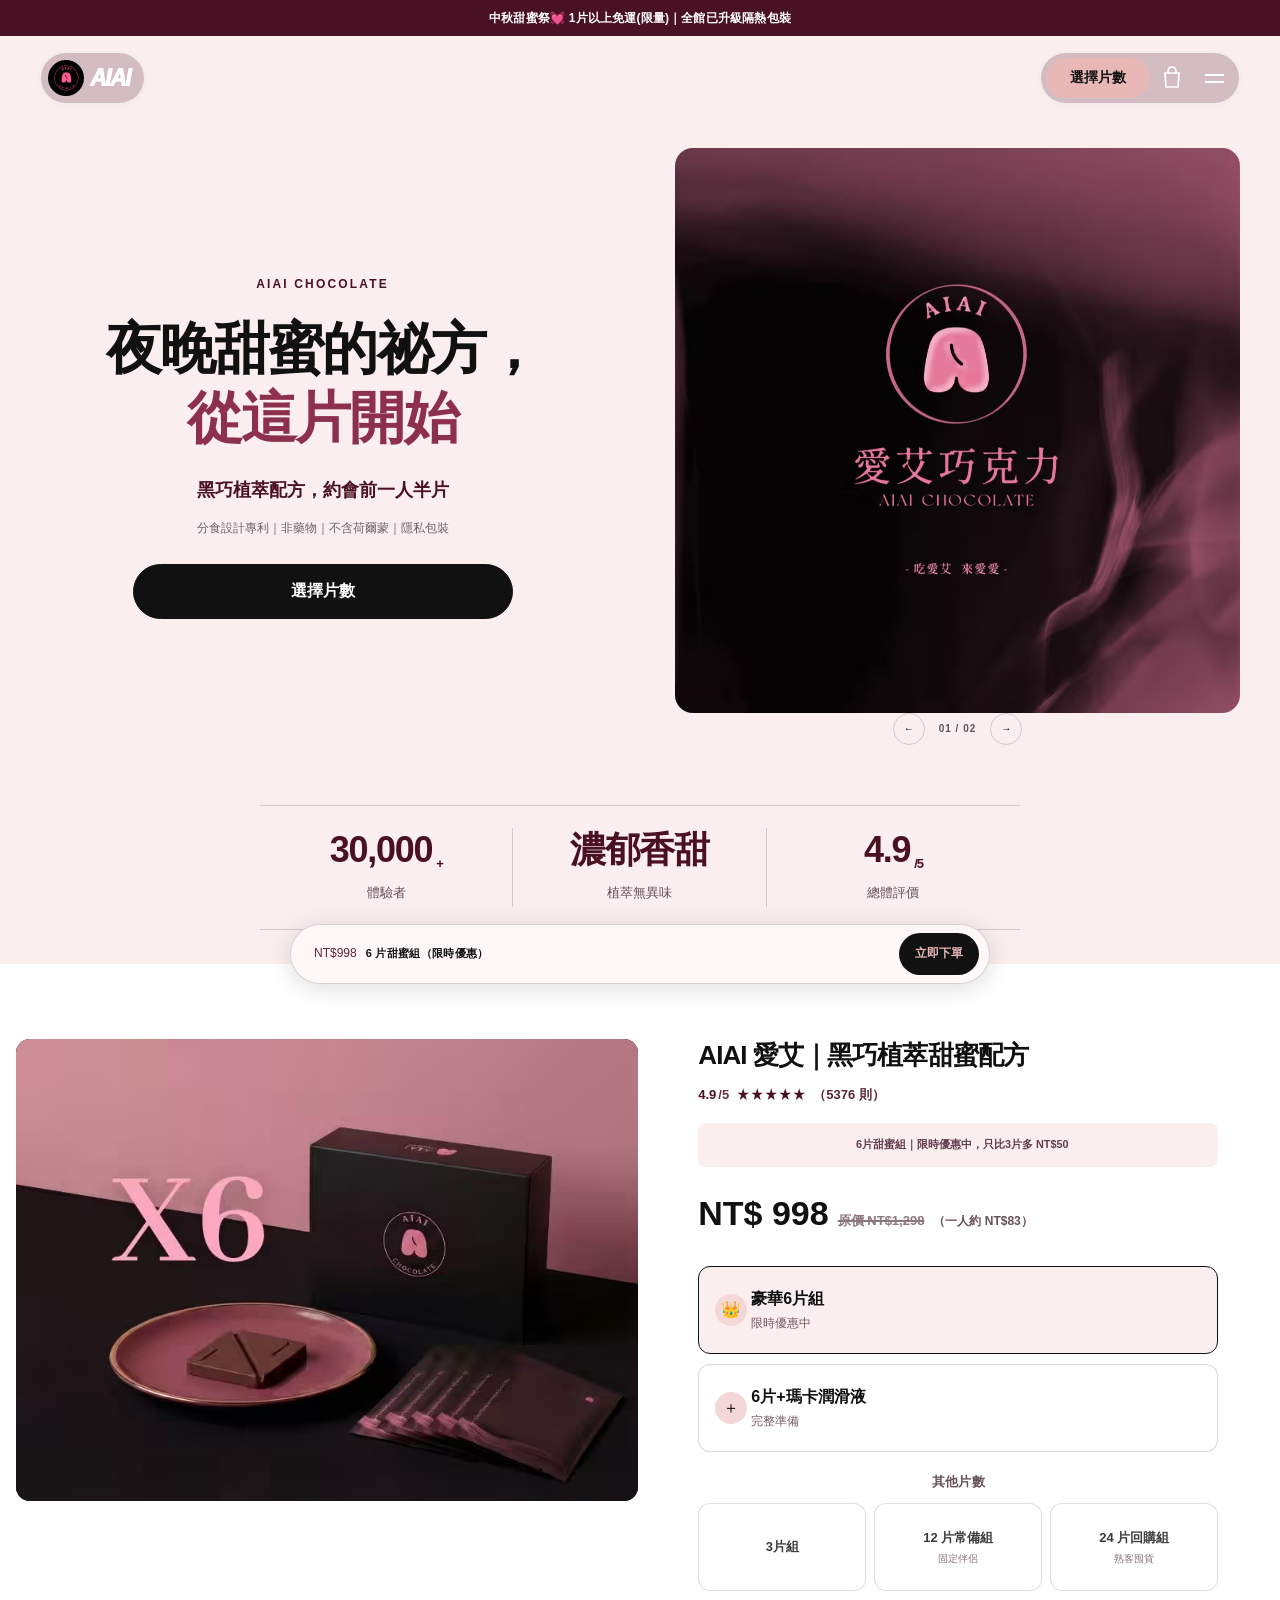
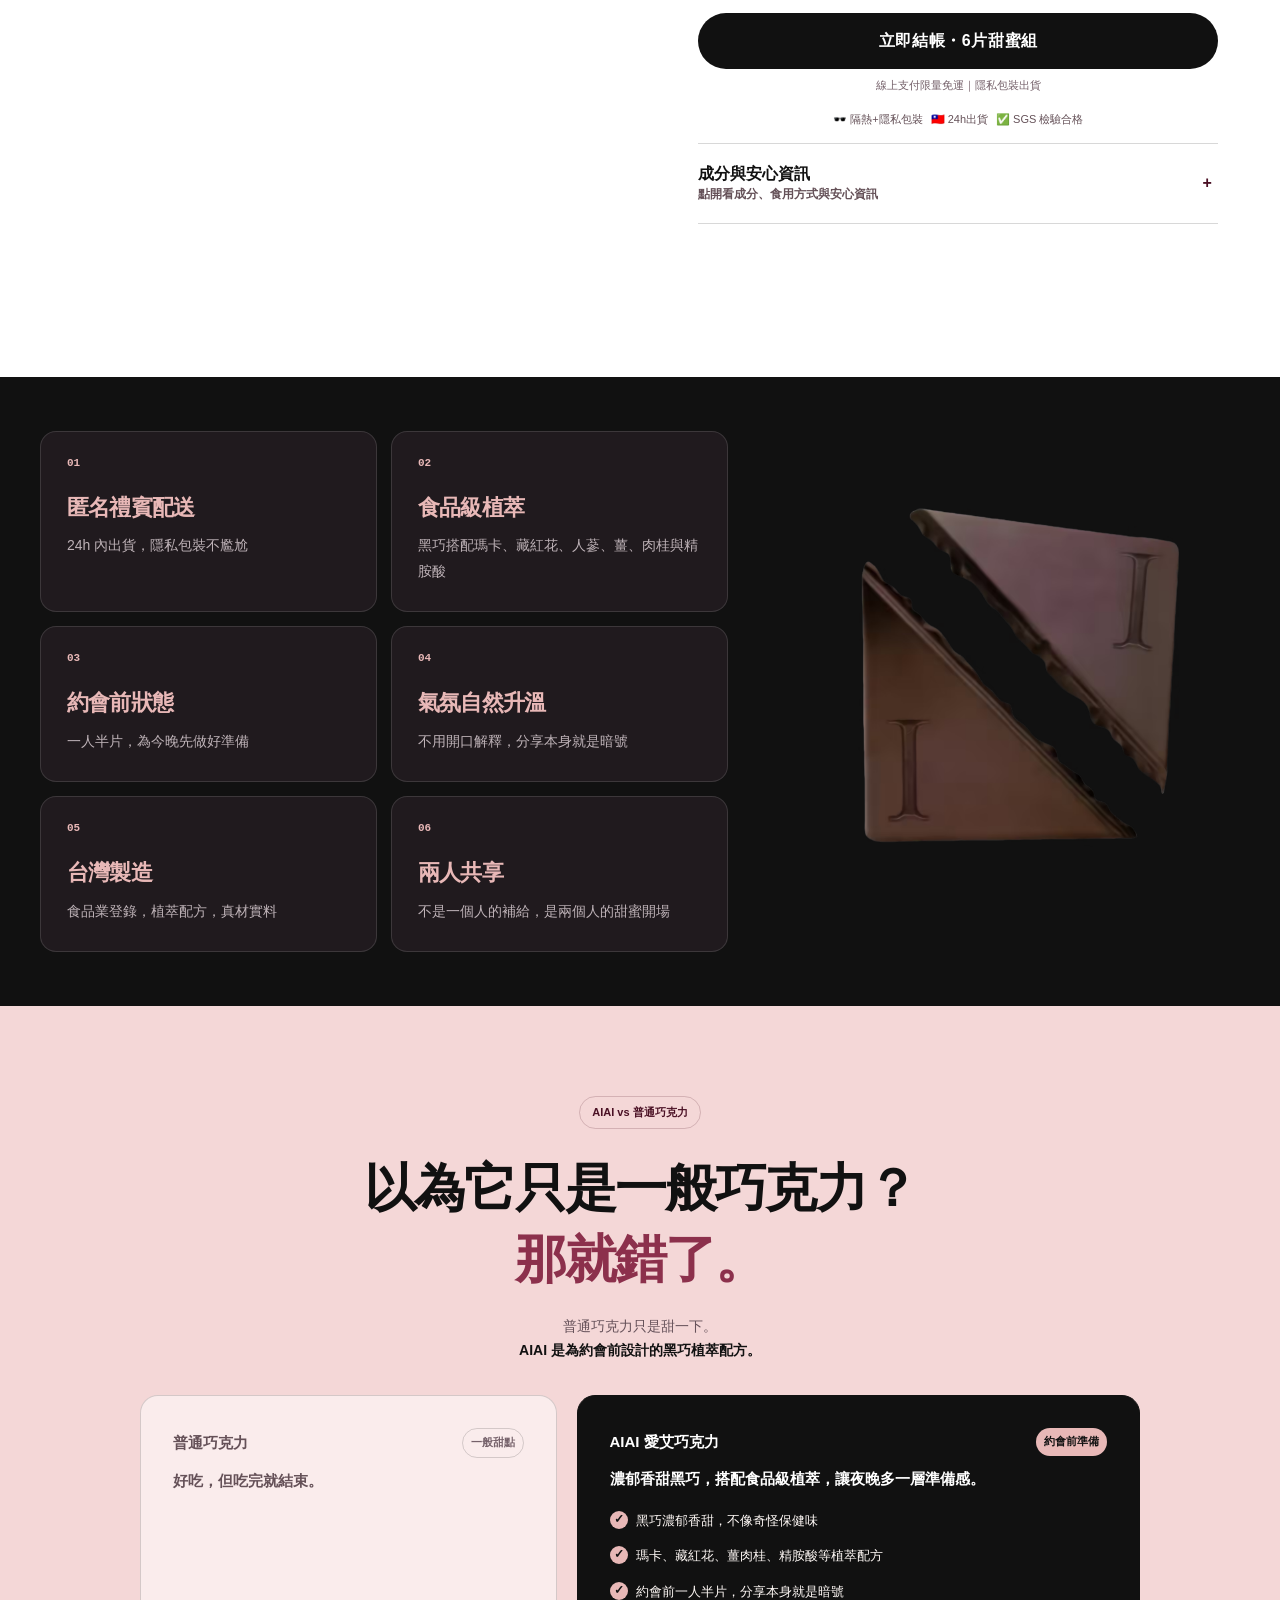
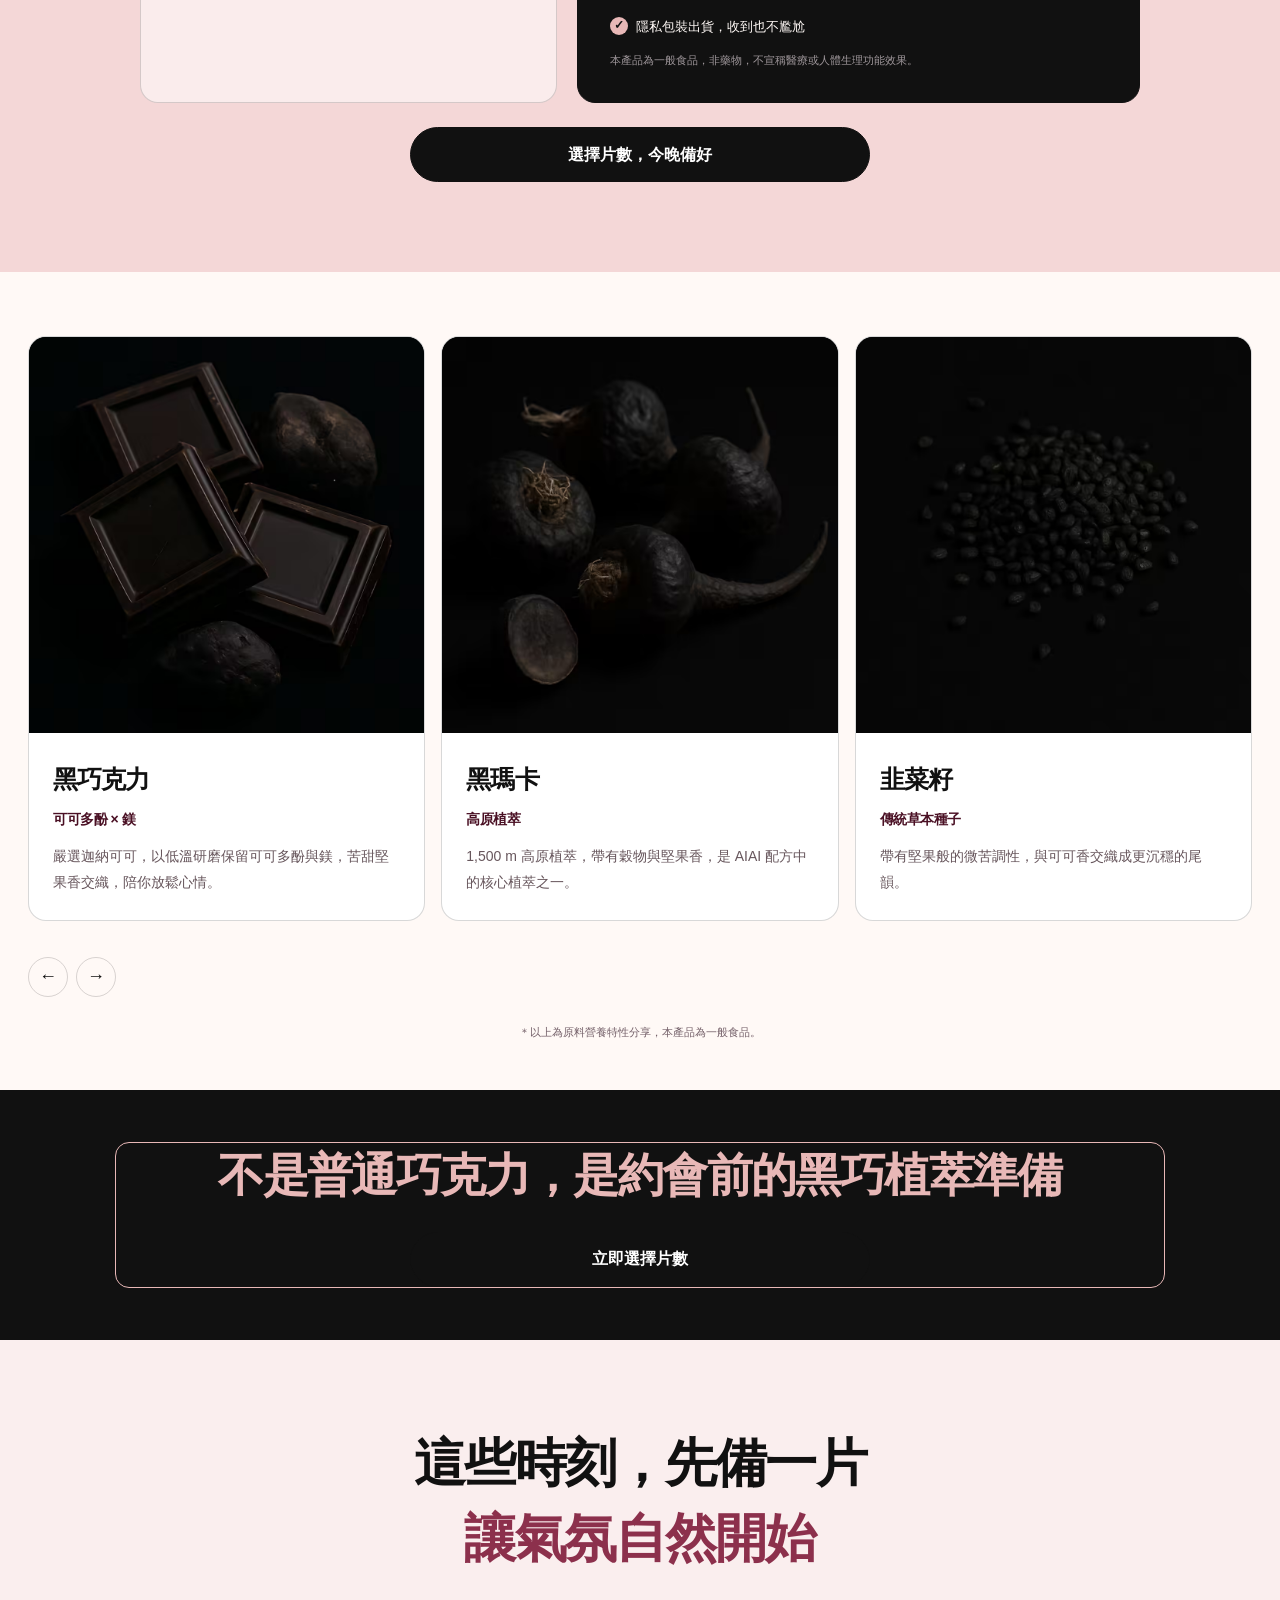
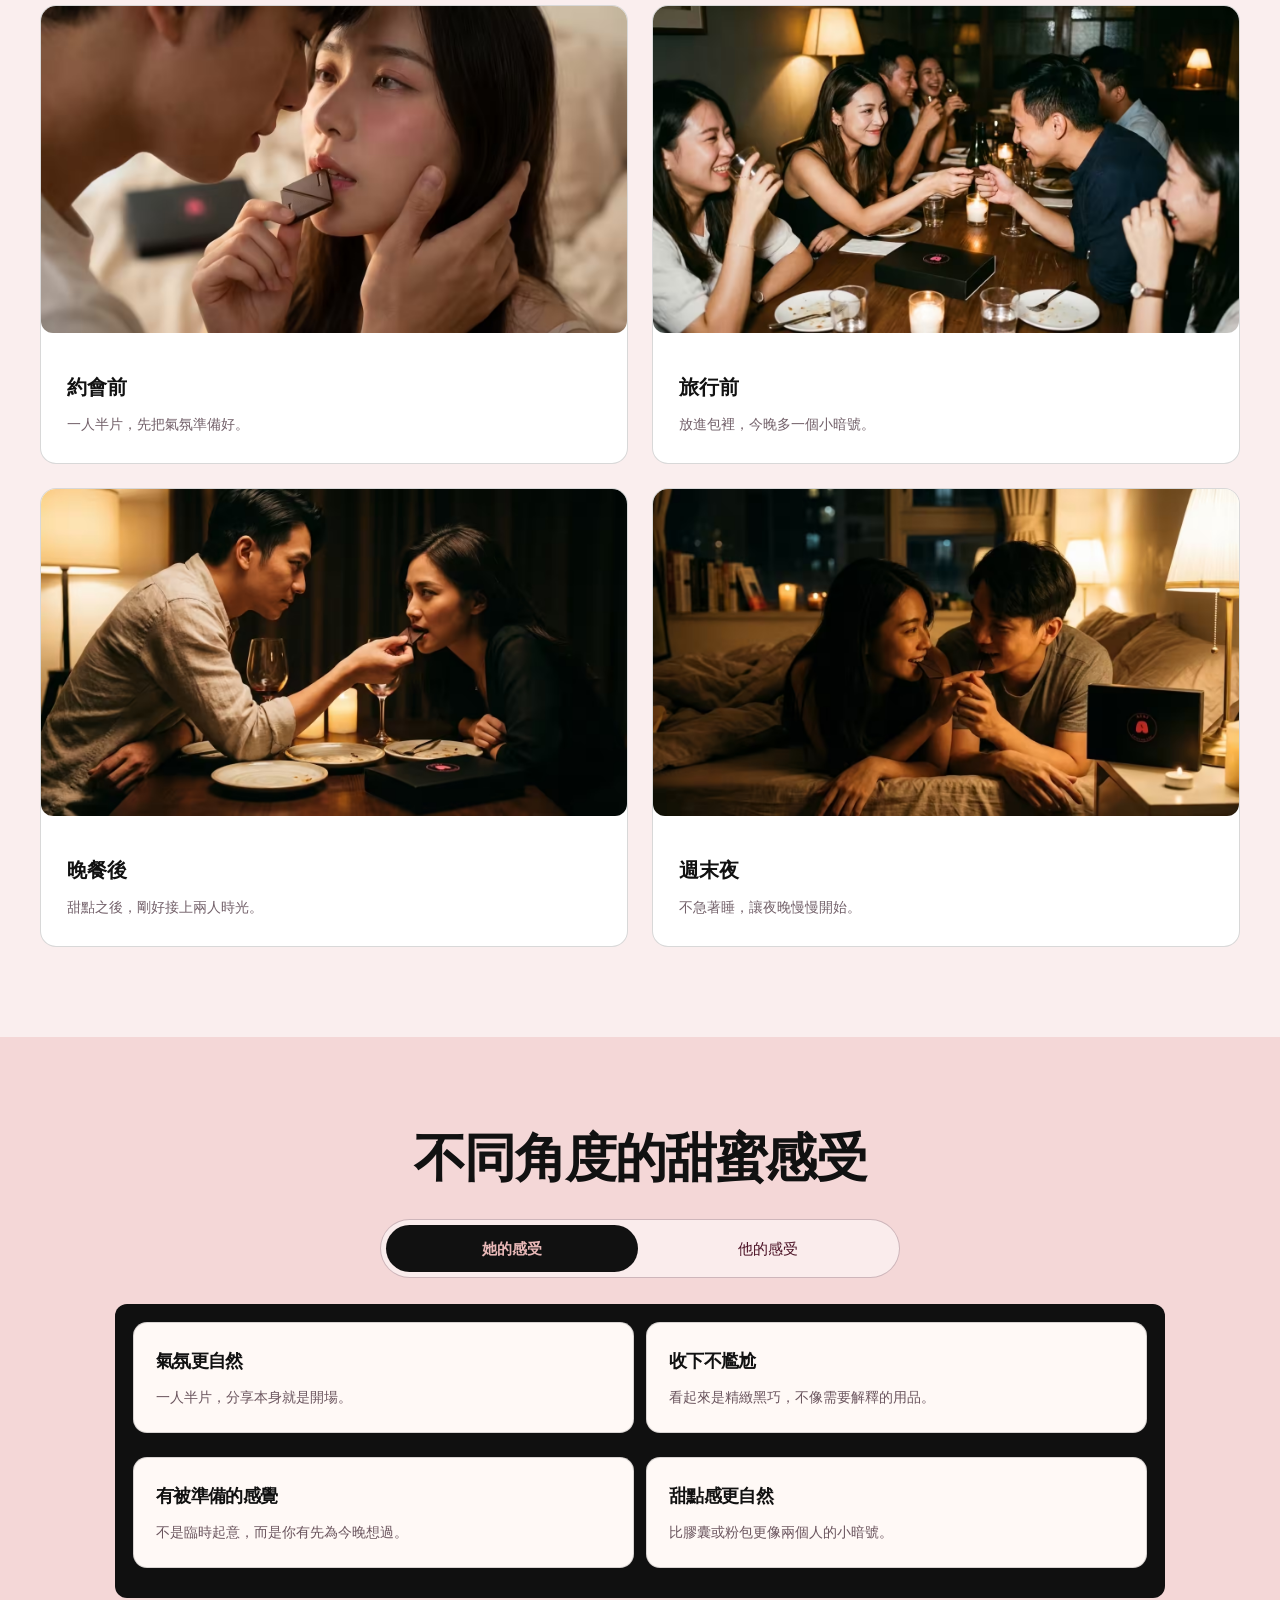
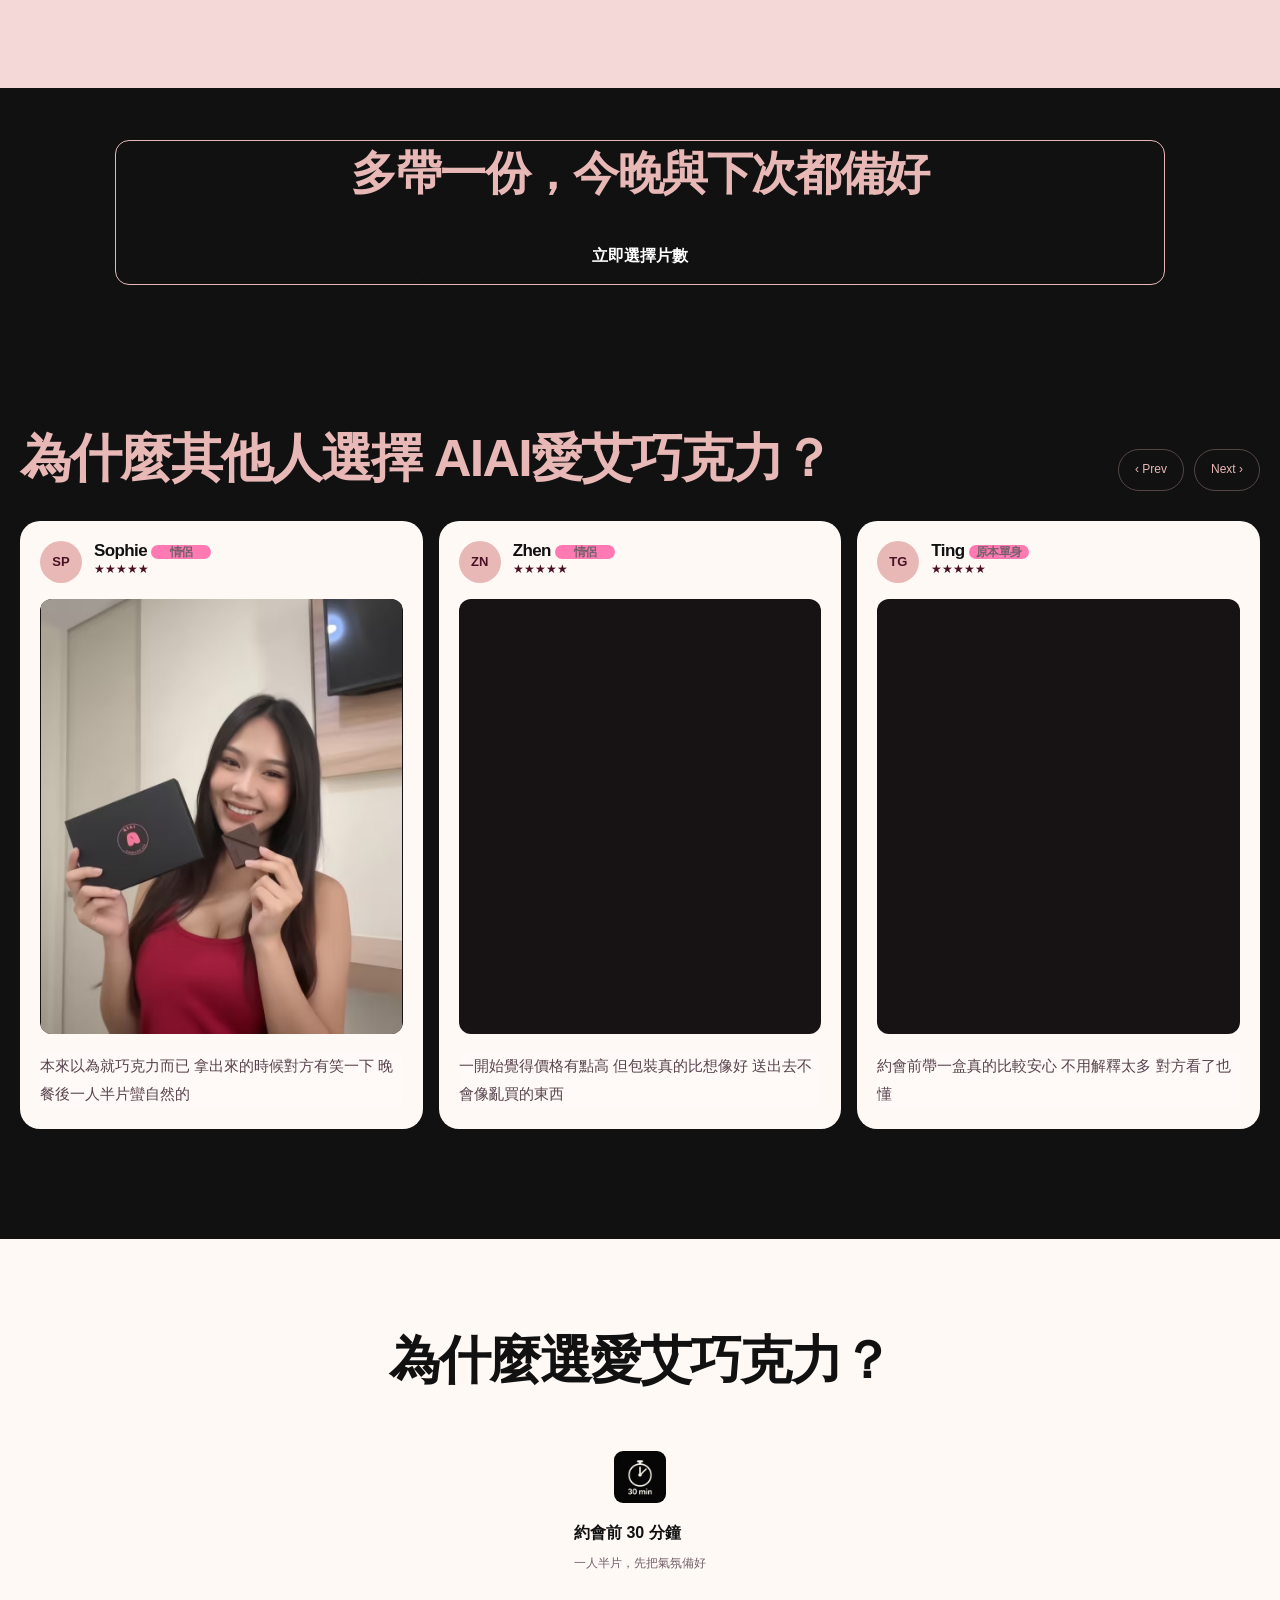
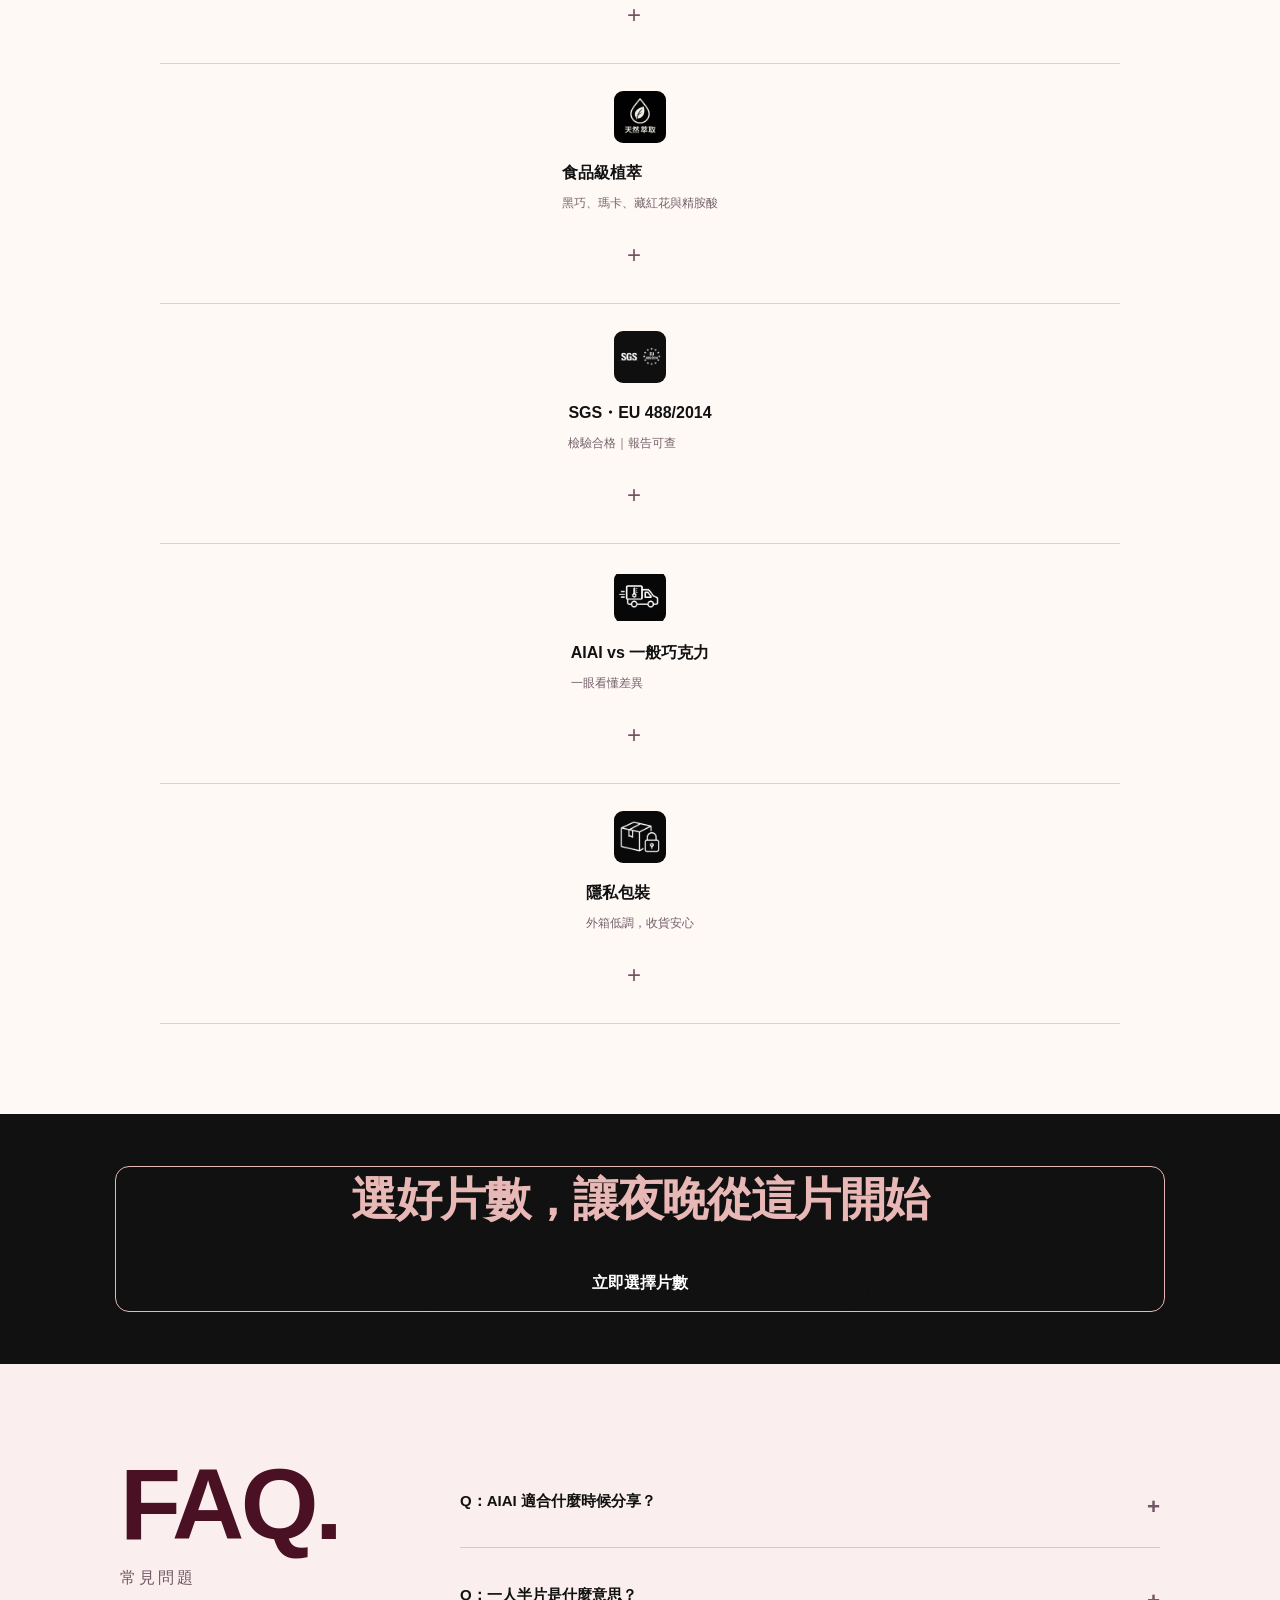
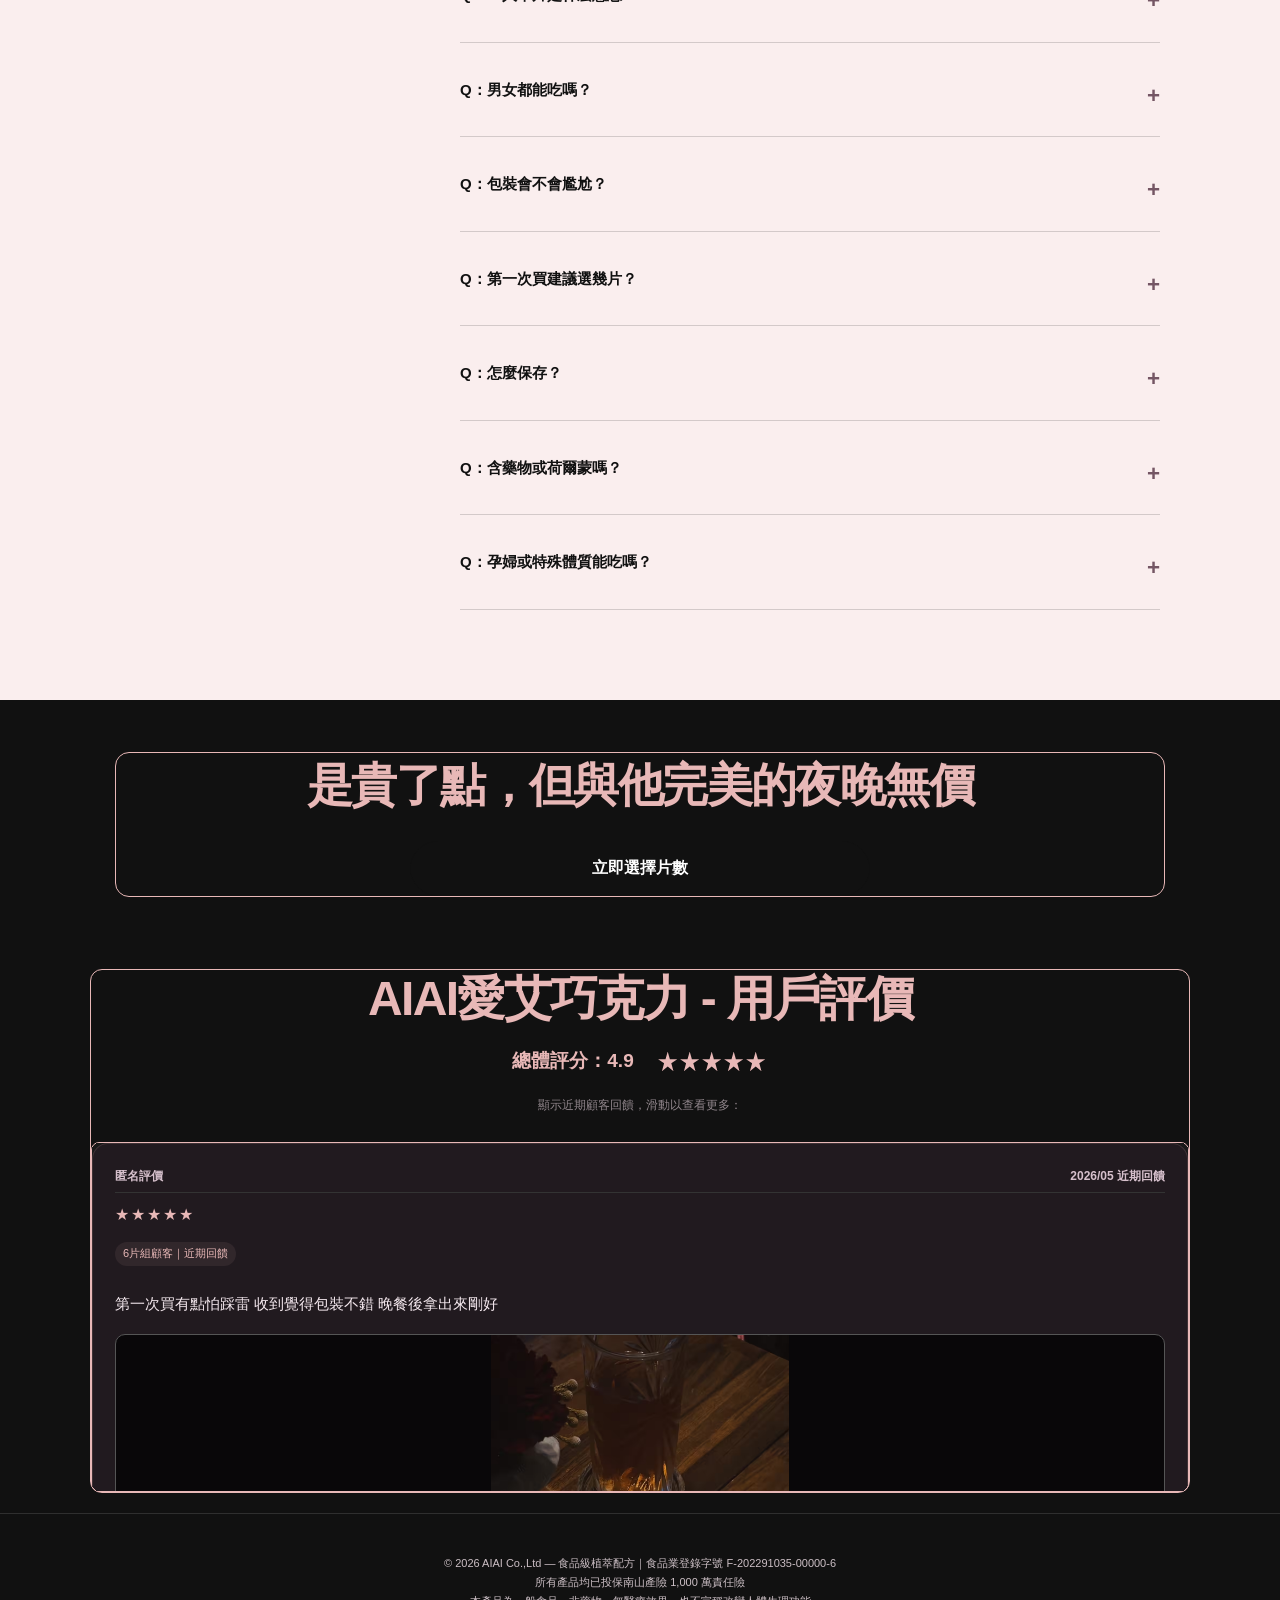
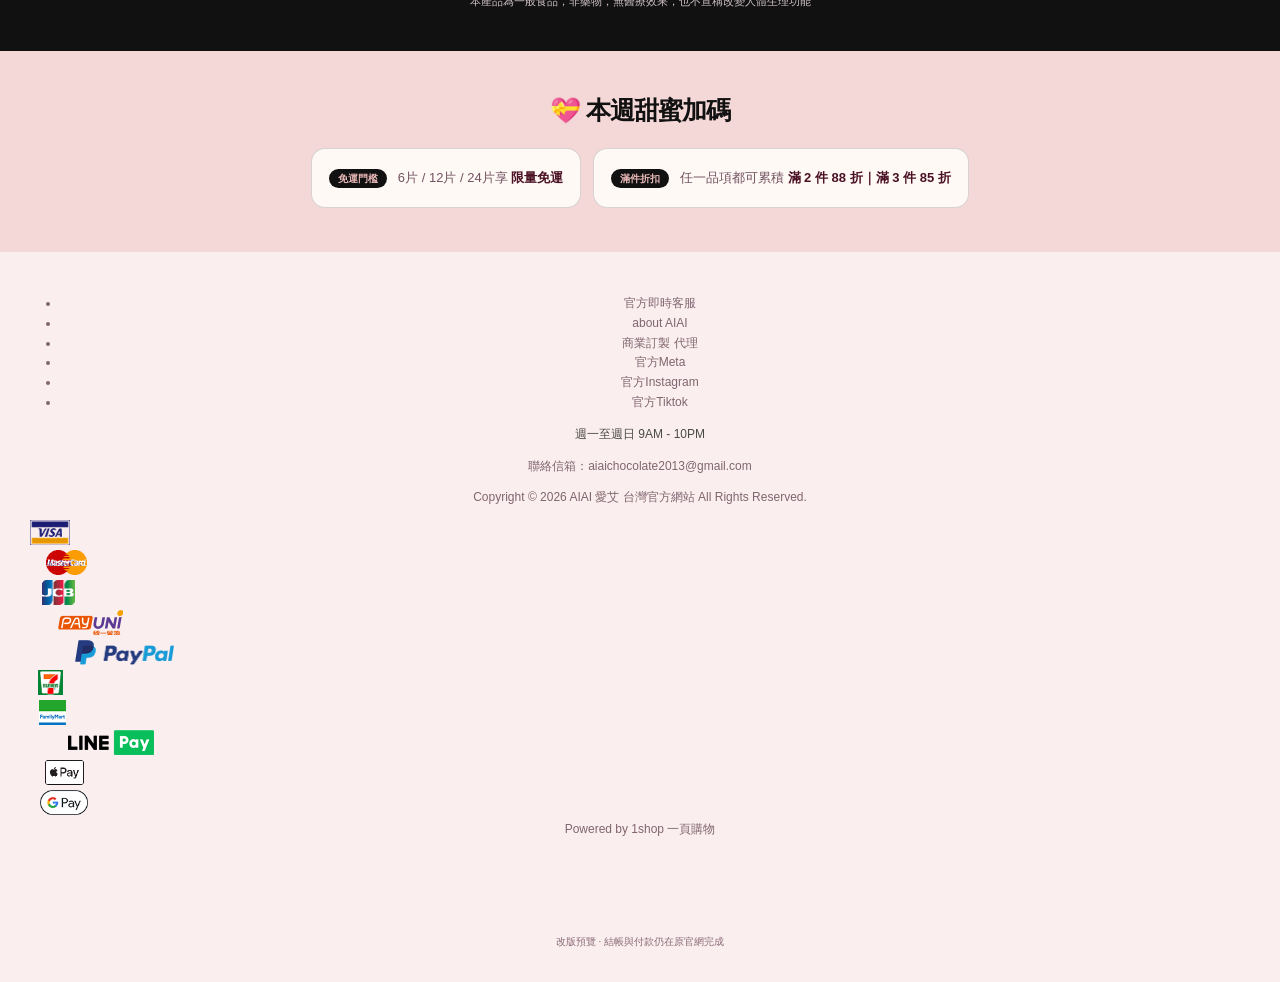
<file: chocolate-preview/index.html>
<!DOCTYPE html><html lang="zh-Hant" class="ac-redesign"><head><meta charset="utf-8"><meta name="viewport" content="width=device-width,initial-scale=1,viewport-fit=cover"><meta name="robots" content="noindex,nofollow"><meta name="theme-color" content="#faeeee"><title>AIAI 愛艾巧克力｜改版預覽</title><link rel="stylesheet" href="original-layout.css"><link rel="stylesheet" href="redesign.css"><script src="preview-safety.js"></script><script src="original-interactions.js" defer></script><script src="redesign.js" defer></script></head><body>
<div class="ac-announcement">中秋甜蜜祭💓 1片以上免運(限量)｜全館已升級隔熱包裝</div>
<header class="ac-nav"><a class="ac-brand" href="#ac-home" aria-label="首頁"><img src="assets/97a2d03d870f2ab7.avif" alt="AIAI 愛艾 台灣官方網站"><span>AIAI</span></a><div class="ac-nav-actions"><a href="#aiai-sku" class="ac-shop">選擇片數</a><button type="button" class="ac-cart" data-ac-checkout aria-label="目前已經選購"><svg viewBox="0 0 24 24" aria-hidden="true"><path d="M5 7h14l-1 14H6L5 7ZM8 7V5a4 4 0 0 1 8 0v2"/></svg></button><button type="button" class="ac-menu-toggle" aria-label="選單" aria-expanded="false" aria-controls="ac-menu"><span></span><span></span></button></div></header>
<div id="ac-menu" class="ac-menu" hidden><a href="https://www.aiai.com.tw/">首頁</a><a href="#aiai-sku">AIAI愛艾巧克力</a><a href="https://www.aiai.com.tw/spray">AIAI愛艾香氛噴霧</a><a href="https://www.aiai.com.tw/z42o1v">AIAI愛艾熱感馬卡潤滑液</a><a href="https://www.aiai.com.tw/y8kvx5">about AIAI</a><a href="https://www.aiai.com.tw/agu1vj">安全證明(SGS檢驗)</a><a href="https://www.aiai.com.tw/pq8s3g">訂單查詢與配送須知</a><a href="https://www.aiai.com.tw/dxoyrh">隱私權政策</a><a href="https://www.aiai.com.tw/防詐宣導">詐騙提醒</a><a href="https://www.aiai.com.tw/categories/all">所有產品</a><a href="https://www.aiai.com.tw/愛愛巧克力有用嗎">愛艾巧克力有用嗎？</a><a href="https://www.aiai.com.tw/約會前準備什麼">AIAI愛艾巧克力新手指南</a><a href="https://www.aiai.com.tw/為什麼需要AIAI巧克力">為什麼老夫老妻更需要 AIAI 巧克力？</a><a href="https://www.aiai.com.tw/login">登入</a><a href="https://www.aiai.com.tw/regis">註冊</a></div>
<main><div data-source-url="https://www.aiai.com.tw/" id="aiai"><section class="ac-hero" id="ac-home"><div class="ac-hero-media"><div class="ac-hero-rail" data-ac-hero-rail=""><header class="ac-hero-slide"> <img alt="AIAI 愛艾巧克力主視覺 Banner" data-original-src="https://img.1shop.tw/ybm25PaMjNezyvE0vYQxp9Gl/zRo4LO6m3AmmpM5J3pr2d90e/original-2.png.avif" data-source-image="0" decoding="async" fetchpriority="high" loading="eager" src="assets/d3ac7394a288d13f.avif"/> </header><div class="ac-hero-slide"><img alt="浪漫分隔裝飾" class="divider-img" data-original-src="https://img.1shop.tw/ybm25PaMjNezyvE0vYQxp9Gl/dqpOVABK3244XG6mNrkRwEv7/original-2.png.avif" data-source-image="1" decoding="async" loading="eager" src="assets/4ccc244ce0e054e9.avif"/></div></div><div class="ac-gallery-controls"><button aria-label="上一張" data-ac-hero-prev="" type="button">←</button><span aria-live="polite" data-ac-hero-counter="">01 / 02</span><button aria-label="下一張" data-ac-hero-next="" type="button">→</button></div></div><section aria-label="品牌標語" class="slogan compact"> <h1 data-source-block="0"><span class="ac-h1-line">夜晚甜蜜的祕方，</span><span class="ac-h1-line">從這片開始</span></h1> <p class="en" data-source-block="1">AIAI CHOCOLATE</p> <p class="sub" data-source-block="2">黑巧植萃配方，約會前一人半片</p> <p class="legal" data-source-block="3">分食設計專利｜非藥物｜不含荷爾蒙｜隱私包裝</p> <a aria-label="立即前往選擇片數" class="s-cta" href="#aiai-sku" onclick="return window.__aiaiScrollToSku ? (window.__aiaiScrollToSku(), false) : true;">選擇片數</a> </section></section><section aria-label="關鍵表現" class="compact"> <div class="kpi" role="list"> <div class="kpi-item" role="listitem"><h3 class="kpi-num" data-source-block="4"><span class="num">30,000</span><span class="unit">+</span></h3><span>體驗者</span></div> <div class="kpi-item" role="listitem"><h3 class="kpi-num" data-source-block="5"><span class="num" style="font-size:2rem">濃郁香甜</span></h3><span>植萃無異味</span></div> <div class="kpi-item" role="listitem"><h3 class="kpi-num" data-source-block="6"><span class="num">4.9</span><span class="unit">/5</span></h3><span>總體評價</span></div> </div> </section>       


<div id="aiai-sku">
<div class="wrap">
<section aria-label="AIAI 產品選擇卡" class="card" id="card"><div class="ac-product-gallery"><div class="media">
<img alt="AIAI 愛艾巧克力片數選擇" data-original-src="https://img.1shop.tw/ybm25PaMjNezyvE0vYQxp9Gl/7b8Wmjk2l5941LwXlvD1VZrP/original-2.jpg.avif" data-source-image="2" decoding="async" id="img" loading="lazy" src="assets/ec3c80768f7403a5.avif"/>
</div></div><div class="ac-product-panel"><header class="head">
<h2 class="title" data-source-block="7">AIAI 愛艾｜黑巧植萃甜蜜配方</h2>
<div aria-label="評分" class="meta-row">
<a aria-label="查看總體評分 4.9/5（最新 20 則）" class="rating-link" href="#reviews-dark">
<span class="score"><b>4.9</b><span class="den">/5</span></span>
<span aria-hidden="true" class="rstars">
<i class="rstar full"></i><i class="rstar full"></i><i class="rstar full"></i><i class="rstar full"></i><i class="rstar full"></i>
</span>
<span class="cnt">（5376 則）</span>
</a>
</div>
</header><div class="bubble" id="bubble"><span></span><small>6 片｜第一次買最剛好，約會、週末、旅行都能備著</small></div><div class="info">
<div class="price">
<span id="price">NT$ 998</span>
<span class="compare-price" id="comparePrice">原價 NT$1,298</span>
<span id="per">（一人約 NT$83）</span>
</div>
<div class="bundle">
<div class="row-main primary-packs">
<input checked="" class="qty-radio" id="qty6" name="qty" type="radio" value="6"/>
<label class="bcard lg hero-card" data-pack="6" data-qty="6" for="qty6" id="card6">
<span class="chip">👑</span>
<div>
<div class="name" data-source-block="8">豪華6片組</div>
<div class="sub" data-source-block="9">限時優惠中</div>
<div class="value">NT$998</div>
</div>
</label>
<input class="qty-radio" id="qty6lube" name="qty" type="radio" value="6lube"/>
<label class="bcard lg hero-card bundle-card" data-pack="6lube" data-qty="6lube" for="qty6lube" id="card6lube">
<span class="chip">＋</span>
<div>
<div class="name" data-source-block="10">6片+瑪卡潤滑液</div>
<div class="sub" data-source-block="11">完整準備</div>
<div class="value">NT$1,317</div>
</div>
</label>
</div>
<div class="secondary-title">其他片數</div>
<div class="row-top row-secondary">
<input class="qty-radio" id="qty3" name="qty" type="radio" value="3"/>
<label class="bcard xs top-card" data-pack="3" data-qty="3" for="qty3" id="card3">
<span class="name" data-source-block="12">3片組</span>
</label>
<input class="qty-radio" id="qty12" name="qty" type="radio" value="12"/>
<label class="bcard xs top-card" data-pack="12" data-qty="12" for="qty12" id="card12">
<span class="name" data-source-block="13">12 片常備組</span>
<span class="sub" data-source-block="14">固定伴侶</span>
</label>
<input class="qty-radio" id="qty24" name="qty" type="radio" value="24"/>
<label class="bcard xs top-card" data-pack="24" data-qty="24" for="qty24" id="card24">
<span class="name" data-source-block="15">24 片回購組</span>
<span class="sub" data-source-block="16">熟客囤貨</span>
</label>
</div>
</div>
<a class="cta" href="#" id="cta">立即結帳・6 片甜蜜組</a>
<div class="ship-tip" id="shipTip">線上支付限量免運｜隱私包裝出貨</div>
<div aria-label="保障與時效" class="trust">
<span>🕶️ 隔熱+隱私包裝</span><span>🇹🇼 24h出貨</span><span>✅ SGS 檢驗合格</span>
</div>
<details class="ingredient-info">
<summary data-source-block="17">
<span>
<span class="ingredient-title">成分與安心資訊</span>
<span class="ingredient-sub">點開看成分、食用方式與安心資訊</span>
</span>
</summary>
<div class="ingredient-panel">
<div class="ingredient-grid">
<div class="ingredient-row">
<b>成份</b>
<span>可可脂、綜合瑪卡（秘魯黑馬卡萃取物、秘魯紅馬卡萃取物、秘魯黃馬卡萃取物）、韓國玉米來源可溶性纖維、300億菌專利益生菌粉、天然酵母萃取物（含維生素B1、維生素B2、維生素B6、維生素B12、葉酸、泛酸、生物素）、L-精氨酸、砂糖、山藥萃取物、西伯利亞人蔘萃取物、肉桂萃取物、當歸萃取物、薑萃取物、黑蒜萃取物、韭菜籽萃取物、藏紅花萃取物。</span>
</div>
<div class="ingredient-row">
<b>食用方式</b>
<span>約會前約 30 分鐘，一人半片分享，或每日半片～一片日常保養。</span>
</div>
<div class="ingredient-row">
<b>產品定位</b>
<span>AIAI 愛艾巧克力為一般食品，日常營養補給、滋補強身、精神旺盛。</span>
</div>
<div class="ingredient-row">
<b>安心資訊</b>
<span>SGS 檢驗符合標準、隱私包裝出貨。</span>
</div>
</div>
<p class="ingredient-note" data-source-block="18">完整成分、過敏原與保存方式，請以收到的產品外盒標示為準。</p>
</div>
</details>
</div></div>




<div id="sentinel-bottom" style="height:1px"></div>
</section>
</div>
<a class="sticky" href="#" id="sticky">立即結帳・6 片甜蜜組</a>
<div aria-hidden="true" class="sku-modal" id="skuModal">
<div aria-labelledby="sheetTitle" aria-modal="true" class="sheet" role="dialog">
<header>
<button aria-label="先不加購，直接結帳" class="sheet-x" id="sheetClose" type="button">×</button>
<h3 data-source-block="19" id="sheetTitle">升級完整準備</h3>
</header>
<div class="body">
<div class="body-scroll">
<div class="s-head">
<div aria-label="加購提示" class="sheet-top">
<img alt="AIAI 愛艾巧克力" data-original-src="https://img.1shop.tw/ybm25PaMjNezyvE0vYQxp9Gl/5yxD7ZmWlk1WAKvkYXgBqvRQ/original.png" data-source-image="3" decoding="async" id="sheetChoco" loading="lazy" src="assets/1541eb4d0cd3d9be.png"/>
<div class="sheet-top-txt">
<div class="save-big" id="saveBig">滿 2 件 88 折｜滿 3 件 85 折</div>
<div class="mini">先補齊親密準備，想多備巧克力再往下選</div>
</div>
</div>
</div>
<div class="sec-title">一起提升夜晚氛圍</div>
<div aria-label="加購商品" class="pick-grid addon-grid" id="addonGrid" role="group">
<input class="pick-input" id="addon-lube" type="checkbox" value="lube"/>
<label class="pick-card" for="addon-lube" id="lubeCard">
<img alt="(加購限定價)AIAI愛艾熱感馬卡潤滑液100ml" data-original-src="https://img.1shop.tw/ybm25PaMjNezyvE0vYQxp9Gl/Wqybvx25N9yk0Po6NREOMVPo/600x-2.png.avif" data-source-image="4" loading="lazy" src="assets/b31014297acadaa6.avif"/>
<div class="t">
<div class="n" data-source-block="20">AIAI 熱感瑪卡潤滑液 100ml｜加購限定</div>
<div class="p"><span class="old">NT899</span> <span class="new">NT$499</span></div>
</div>
</label>
<input class="pick-input" id="addon-bag" type="checkbox" value="bag"/>
<label class="pick-card" for="addon-bag">
<img alt="品牌提袋" data-original-src="https://img.1shop.tw/ybm25PaMjNezyvE0vYQxp9Gl/1LPZao453vJogP5r3QAR86mM/600x-2.jpg.avif" data-source-image="5" loading="lazy" src="assets/4985702862db3343.avif"/>
<div class="t">
<div class="n" data-source-block="21">品牌送禮提袋</div>
<div class="p"><span class="old">價值 NT$49</span> <span class="new" id="bagPriceText">滿額贈送</span></div>
</div>
</label>
</div>
<div class="sec-title">順手多備巧克力</div>
<div aria-label="加購片數" class="pick-grid" id="morePackGrid" role="group">
<input class="pick-input" id="more-3" type="checkbox" value="3"/>
<label class="pick-card mini" for="more-3">
<img alt="3片組" data-original-src="https://img.1shop.tw/ybm25PaMjNezyvE0vYQxp9Gl/wP6vpqMBNgzQmORdld7DaZ0y/original-2.jpg.avif" data-source-image="6" loading="lazy" src="assets/aa9fcd5ab8968bc1.avif"/>
<div class="t"><div class="n" data-source-block="22">加 3片組</div><div class="p">+NT$948</div></div>
</label>
<input class="pick-input" id="more-6" type="checkbox" value="6"/>
<label class="pick-card mini" for="more-6">
<img alt="6片甜蜜組" data-original-src="https://img.1shop.tw/ybm25PaMjNezyvE0vYQxp9Gl/7b8Wmjk2l5941LwXlvD1VZrP/original-2.jpg.avif" data-source-image="7" loading="lazy" src="assets/ec3c80768f7403a5.avif"/>
<div class="t"><div class="n" data-source-block="23">加 6 片甜蜜組</div><div class="p">+NT$998｜下次也備好</div></div>
</label>
<input class="pick-input" id="more-12" type="checkbox" value="12"/>
<label class="pick-card mini" for="more-12">
<img alt="12片常備組" data-original-src="https://img.1shop.tw/ybm25PaMjNezyvE0vYQxp9Gl/a1A4ovQm3KXqAGdDlDxz6OWE/original-2.png.avif" data-source-image="8" loading="lazy" src="assets/f3e91337c21c6df3.avif"/>
<div class="t"><div class="n" data-source-block="24">加 12 片常備組</div><div class="p">+NT$1698｜固定伴侶常備</div></div>
</label>
<input class="pick-input" id="more-24" type="checkbox" value="24"/>
<label class="pick-card mini" for="more-24">
<img alt="24片回購組" data-original-src="https://img.1shop.tw/ybm25PaMjNezyvE0vYQxp9Gl/Kyg9vWx8NyKJvP4G3GJP14Zm/original-2.jpg.avif" data-source-image="9" loading="lazy" src="assets/393724eb68a45440.avif"/>
<div class="t"><div class="n" data-source-block="25">加 24 片回購組</div><div class="p">+NT$2598｜買過後備貨更適合</div></div>
</label>
</div>
</div>
<div aria-label="優惠進度與結帳" class="sheet-foot">
<div class="progress-box" id="progressBox">
<div class="mini" id="discountTip">目前 1 件，加購任一品項享 88 折</div>
<div aria-label="加購福利進度" aria-valuemax="100" aria-valuemin="0" aria-valuenow="0" class="mini-bar" id="discountProgress" role="progressbar"><i id="discountBar"></i></div>
<div class="mini line" id="countLine"><span class="label">總件數</span><span class="value" id="sum-count">1 件</span></div>
<div class="mini line" data-reached="0" id="bagLine"><span class="label">贈品牌提袋</span><span class="value" id="bagNeed">滿額即贈</span></div>
<div class="mini line" id="saveLine"><span class="label">多省下</span><span class="value" id="saveAmount">NT$0</span></div>
<div class="mini line" id="totalLine"><span class="label">總金額</span><span class="value" id="totalAmount">NT$0</span></div>
</div>
<div class="actions">
<a class="btn ghost" href="#" id="aiai-keep">先不加購，直接結帳</a>
<a class="btn primary" href="#" id="aiai-checkout">加入組合，前往結帳</a>
</div>
</div>
</div>
</div>
</div>
</div> <section aria-label="特色與優勢" id="features"> <div class="feat-list"> <div class="feat-item"><h3 data-source-block="26">匿名禮賓配送</h3><p data-source-block="27">24h 內出貨，隱私包裝不尷尬</p></div> <div class="feat-item"><h3 data-source-block="28">食品級植萃</h3><p data-source-block="29">黑巧搭配瑪卡、藏紅花、人蔘、薑、肉桂與精胺酸</p></div> <div class="feat-item"><h3 data-source-block="30">約會前狀態</h3><p data-source-block="31">一人半片，為今晚先做好準備</p></div> <div class="feat-item"><h3 data-source-block="32">氣氛自然升溫</h3><p data-source-block="33">不用開口解釋，分享本身就是暗號</p></div> <div class="feat-item"><h3 data-source-block="34">台灣製造</h3><p data-source-block="35">食品業登錄，植萃配方，真材實料</p></div> <div class="feat-item"><h3 data-source-block="36">兩人共享</h3><p data-source-block="37">不是一個人的補給，是兩個人的甜蜜開場</p></div> </div> <img alt="產品情境照" class="feat-img" data-original-src="https://img.1shop.tw/ybm25PaMjNezyvE0vYQxp9Gl/A7dLy5pv31vvRG82lXg0QzKr/original-2.png.avif" data-source-image="10" decoding="async" loading="lazy" src="assets/cd38dc2ea6037be8.avif"/> </section>
<section aria-label="AIAI vs 普通巧克力" class="aiai-vs-mobile" id="aiai-vs-chocolate">

<div class="wrap">
<div class="eyebrow">AIAI vs 普通巧克力</div>
<h2 data-source-block="38">以為它只是一般巧克力？<br/><b>那就錯了。</b></h2>
<p class="lead" data-source-block="39">
      普通巧克力只是甜一下。<br/>
<strong>AIAI 是為約會前設計的黑巧植萃配方。</strong>
</p>
<div class="stack">
<div class="plain-card">
<div class="card-top">
<div class="name" data-source-block="40">普通巧克力</div>
<div class="tag">一般甜點</div>
</div>
<p class="one-line" data-source-block="41">好吃，但吃完就結束。</p>
</div>
<div class="aiai-card">
<div class="card-top">
<div class="name" data-source-block="42">AIAI 愛艾巧克力</div>
<div class="tag">約會前準備</div>
</div>
<p class="one-line" data-source-block="43">
          濃郁香甜黑巧，搭配食品級植萃，讓夜晚多一層準備感。
        </p>
<div class="points">
<div class="point">
<span class="dot">✓</span>
<span>黑巧濃郁香甜，不像奇怪保健味</span>
</div>
<div class="point">
<span class="dot">✓</span>
<span>瑪卡、藏紅花、薑肉桂、精胺酸等植萃配方</span>
</div>
<div class="point">
<span class="dot">✓</span>
<span>約會前一人半片，分享本身就是暗號</span>
</div>
<div class="point">
<span class="dot">✓</span>
<span>隱私包裝出貨，收到也不尷尬</span>
</div>
</div>
<p class="mini-note" data-source-block="44">
          本產品為一般食品，非藥物，不宣稱醫療或人體生理功能效果。
        </p>
</div>
</div>
<a class="cta" href="#aiai-sku" onclick="return window.__aiaiScrollToSku ? (window.__aiaiScrollToSku(), false) : true;">
      選擇片數，今晚備好
    </a>
</div>
</section>
 <section aria-label="主要成分" class="ing-sec spaced"> <div class="swiper swiper-ing"><div class="swiper-wrapper"> <div class="swiper-slide ing-card"><img alt="黑巧克力" class="ing-img" data-original-src="https://img.1shop.tw/ybm25PaMjNezyvE0vYQxp9Gl/0nMRz1wGlRwwo9byNV9Kjv6E/original-2.png.avif" data-source-image="11" decoding="async" loading="lazy" src="assets/88b00dcc9d557e87.avif"/><div class="ing-body"><h3 data-source-block="45">黑巧克力</h3><h4 data-source-block="46">可可多酚 × 鎂</h4><p data-source-block="47">嚴選迦納可可，以低溫研磨保留可可多酚與鎂，苦甜堅果香交織，陪你放鬆心情。</p></div></div> <div class="swiper-slide ing-card"><img alt="黑瑪卡" class="ing-img" data-original-src="https://img.1shop.tw/ybm25PaMjNezyvE0vYQxp9Gl/o4a0bwXWNWbbQwgjlGgE1yzv/original-2.png.avif" data-source-image="12" decoding="async" loading="lazy" src="assets/ec40c9806bf890aa.avif"/><div class="ing-body"><h3 data-source-block="48">黑瑪卡</h3><h4 data-source-block="49">高原植萃</h4><p data-source-block="50">1,500 m 高原植萃，帶有穀物與堅果香，是 AIAI 配方中的核心植萃之一。</p></div></div> <div class="swiper-slide ing-card"><img alt="韭菜籽" class="ing-img" data-original-src="https://img.1shop.tw/ybm25PaMjNezyvE0vYQxp9Gl/wAjo1QaDle44K26Z390xLGMJ/original-2.png.avif" data-source-image="13" decoding="async" loading="lazy" src="assets/8d851c19e0290766.avif"/><div class="ing-body"><h3 data-source-block="51">韭菜籽</h3><h4 data-source-block="52">傳統草本種子</h4><p data-source-block="53">帶有堅果般的微苦調性，與可可香交織成更沉穩的尾韻。</p></div></div> <div class="swiper-slide ing-card"><img alt="紅瑪卡" class="ing-img" data-original-src="https://img.1shop.tw/ybm25PaMjNezyvE0vYQxp9Gl/Wqybvx25N9yy1EQgNREOMVPo/original-2.png.avif" data-source-image="14" decoding="async" loading="lazy" src="assets/6a45d0ab5d92441f.avif"/><div class="ing-body"><h3 data-source-block="54">紅瑪卡</h3><h4 data-source-block="55">莓果酸香</h4><p data-source-block="56">帶出自然莓果酸香與色澤，柔化可可苦韻，讓風味更有層次。</p></div></div> <div class="swiper-slide ing-card"><img alt="藏紅花" class="ing-img" data-original-src="https://img.1shop.tw/ybm25PaMjNezyvE0vYQxp9Gl/dqpOVABK3244X6vONrkRwEv7/original-2.png.avif" data-source-image="15" decoding="async" loading="lazy" src="assets/8034075d945a7681.avif"/><div class="ing-body"><h3 data-source-block="57">藏紅花</h3><h4 data-source-block="58">溫潤花香</h4><p data-source-block="59">珍稀花柱帶有細緻花香，為黑巧尾韻增添浪漫層次。</p></div></div> <div class="swiper-slide ing-card"><img alt="黃瑪卡" class="ing-img" data-original-src="https://img.1shop.tw/ybm25PaMjNezyvE0vYQxp9Gl/A7dLy5pv31vvR8yrlXg0QzKr/original-2.png.avif" data-source-image="16" decoding="async" loading="lazy" src="assets/86c0a3b0c35dc61d.avif"/><div class="ing-body"><h3 data-source-block="60">黃瑪卡</h3><h4 data-source-block="61">自然穀物香</h4><p data-source-block="62">帶有穀物與堅果香氣，與黑巧苦韻融合，讓整體口感更圓潤。</p></div></div> <div class="swiper-slide ing-card"><img alt="人蔘" class="ing-img" data-original-src="https://img.1shop.tw/ybm25PaMjNezyvE0vYQxp9Gl/AZajx5K9lEmm57ywlPJR4Wd2/original-2.png.avif" data-source-image="17" decoding="async" loading="lazy" src="assets/3a7d3785242595e0.avif"/><div class="ing-body"><h3 data-source-block="63">人蔘</h3><h4 data-source-block="64">東方草本韻味</h4><p data-source-block="65">人蔘草本香氣搭配黑巧苦甜，增添微甘尾韻與成熟層次。</p></div></div> <div class="swiper-slide ing-card"><img alt="老薑" class="ing-img" data-original-src="https://img.1shop.tw/ybm25PaMjNezyvE0vYQxp9Gl/xQdpkWj03aeeX2QG39by6aRo/original-2.png.avif" data-source-image="18" decoding="async" loading="lazy" src="assets/c256ca11783ecfaa.avif"/><div class="ing-body"><h3 data-source-block="66">老薑</h3><h4 data-source-block="67">辛香尾韻</h4><p data-source-block="68">老薑辛甜與黑巧苦甘交錯，帶出溫潤香氣與更有層次的尾韻。</p></div></div> <div class="swiper-slide ing-card"><img alt="肉桂" class="ing-img" data-original-src="https://img.1shop.tw/ybm25PaMjNezyvE0vYQxp9Gl/j7m6e8BLYJAAzQZgNaG5RKMX/original-2.png.avif" data-source-image="19" decoding="async" loading="lazy" src="assets/003abae42e8937c9.avif"/><div class="ing-body"><h3 data-source-block="69">肉桂</h3><h4 data-source-block="70">甜暖木質香</h4><p data-source-block="71">肉桂醛與多酚帶來甜暖辛香，讓黑巧尾韻更有層次。</p></div></div> <div class="swiper-slide ing-card"><img alt="L-精胺酸" class="ing-img" data-original-src="https://img.1shop.tw/ybm25PaMjNezyvE0vYQxp9Gl/zRo4LO6m3Ammp59G3pr2d90e/original-2.png.avif" data-source-image="20" decoding="async" loading="lazy" src="assets/0e6c6b2251fde205.avif"/><div class="ing-body"><h3 data-source-block="72">L-精胺酸</h3><h4 data-source-block="73">配方素材</h4><p data-source-block="74">作為配方中的胺基酸素材，搭配黑巧讓風味組成更完整。</p></div></div> </div><div aria-label="上一張" class="swiper-button-prev"></div><div aria-label="下一張" class="swiper-button-next"></div></div> <p data-source-block="75" style="font-size:.7rem;color:var(--light);margin-top:6px;text-align:center">＊以上為原料營養特性分享，本產品為一般食品。</p> </section> <section aria-label="快速下單提示" class="mid-cta"> <div class="wrap"> <p data-source-block="76">不是普通巧克力，是約會前的黑巧植萃準備</p> <a class="btn" href="#aiai-sku" onclick="return window.__aiaiScrollToSku ? (window.__aiaiScrollToSku(), false) : true;">立即選擇片數</a> </div> </section> <section aria-label="適用時刻" class="timing-sec" id="timing"> <h2 data-source-block="77">這些時刻，先備一片</h2> <h2 data-source-block="78" style="color:#F5C122;">讓氣氛自然開始</h2> <div class="timing-grid"> <div class="timing-item"> <img alt="約會秘密武器" data-original-src="https://img.1shop.tw/ybm25PaMjNezyvE0vYQxp9Gl/W4d5DeM03xjeO1V7NpOKbqkB/original-2.jpg.avif" data-source-image="21" decoding="async" loading="lazy" src="assets/c6f18a5757428868.avif"/> <div class="timing-caption"> <strong>約會前</strong> <span>一人半片，先把氣氛準備好。</span> </div> </div> <div class="timing-item"> <img alt="派對聚會神器" data-original-src="https://img.1shop.tw/ybm25PaMjNezyvE0vYQxp9Gl/ZLjRK1AGl0AZWaKJNV6DPJEw/original-2.jpg.avif" data-source-image="22" decoding="async" loading="lazy" src="assets/36f98424a1178227.avif"/> <div class="timing-caption"> <strong>旅行前</strong> <span>放進包裡，今晚多一個小暗號。</span> </div> </div> <div class="timing-item"> <img alt="晚餐後的時光" data-original-src="https://img.1shop.tw/ybm25PaMjNezyvE0vYQxp9Gl/dqpOVABK324x9rVmNrkRwEv7/original-2.jpg.avif" data-source-image="23" decoding="async" loading="lazy" src="assets/4b87f6f6038ba991.avif"/> <div class="timing-caption"> <strong>晚餐後</strong> <span>甜點之後，剛好接上兩人時光。</span> </div> </div> <div class="timing-item"> <img alt="私密週末" data-original-src="https://img.1shop.tw/ybm25PaMjNezyvE0vYQxp9Gl/41brG7JDYpJb6nv4lxW5ywvg/original-2.jpg.avif" data-source-image="24" decoding="async" loading="lazy" src="assets/fa1ff4a7aae7111e.avif"/> <div class="timing-caption"> <strong>週末夜</strong> <span>不急著睡，讓夜晚慢慢開始。</span> </div> </div> </div> </section> <section aria-label="男女感受差異" class="effect-sec spaced"> <h2 data-source-block="79">不同角度的甜蜜感受</h2> <div class="effect-btns" role="tablist"> <button aria-controls="tab-f" aria-selected="true" class="gender-btn active" id="btn-f" role="tab">她的感受</button> <button aria-controls="tab-m" aria-selected="false" class="gender-btn" id="btn-m" role="tab">他的感受</button> </div> <div class="swiper effect-swiper" id="effect-swiper"> <div class="swiper-wrapper"> <div aria-labelledby="btn-f" class="swiper-slide effect-slide" id="tab-f" role="tabpanel"><div class="gender-col"> <div class="card"><h4 data-source-block="80">氣氛更自然</h4><p data-source-block="81">一人半片，分享本身就是開場。</p></div> <div class="card"><h4 data-source-block="82">收下不尷尬</h4><p data-source-block="83">看起來是精緻黑巧，不像需要解釋的用品。</p></div> <div class="card"><h4 data-source-block="84">有被準備的感覺</h4><p data-source-block="85">不是臨時起意，而是你有先為今晚想過。</p></div> <div class="card"><h4 data-source-block="86">甜點感更自然</h4><p data-source-block="87">比膠囊或粉包更像兩個人的小暗號。</p></div> </div></div> <div aria-labelledby="btn-m" class="swiper-slide effect-slide" id="tab-m" role="tabpanel"><div class="gender-col"> <div class="card"><h4 data-source-block="88">約會前更有準備感</h4><p data-source-block="89">黑巧植萃配方，讓今晚不是普通甜點。</p></div> <div class="card"><h4 data-source-block="90">不用拿出尷尬用品</h4><p data-source-block="91">一片黑巧就能自然開場。</p></div> <div class="card"><h4 data-source-block="92">口感好入口</h4><p data-source-block="93">苦甜黑巧搭配植萃尾韻，不是奇怪保健味。</p></div> <div class="card"><h4 data-source-block="94">一人半片互動自然</h4><p data-source-block="95">分享、等待、靠近，流程很順。</p></div> </div></div> </div> </div> </section> <section aria-label="快速下單提示" class="mid-cta"> <div class="wrap"> <p data-source-block="96">多帶一份，今晚與下次都備好</p> <a class="btn" href="#aiai-sku" onclick="return window.__aiaiScrollToSku ? (window.__aiaiScrollToSku(), false) : true;">立即選擇片數</a></div></section> <section aria-label="用戶推薦" class="cust-rec"> <div class="header-row"> <h2 class="cust-title" data-source-block="97">為什麼其他人選擇 AIAI愛艾巧克力？</h2> <div aria-label="走馬燈導覽" class="arrow-box" role="group"> <button aria-label="上一張" class="nav-btn prev">‹ Prev</button> <button aria-label="下一張" class="nav-btn next">Next ›</button> </div> </div> <div class="card-track" id="cardTrack"> <article class="rec-card"> <div class="top"><div aria-hidden="true" class="avatar">SP</div><div><h3 class="name" data-source-block="98">Sophie <span class="status">情侶</span></h3><div aria-label="5 顆星" class="stars">★★★★★</div></div></div> <img alt="Sophie 自拍" data-original-src="https://img.1shop.tw/ybm25PaMjNezyvE0vYQxp9Gl/ZLjRK1AGl0AZkJaxNV6DPJEw/original-2.png.avif" data-source-image="25" decoding="async" loading="lazy" src="assets/21c51f0e2f3733b7.avif"/> <p class="comment" data-source-block="99">本來以為就巧克力而已 拿出來的時候對方有笑一下 晚餐後一人半片蠻自然的</p> </article> <article class="rec-card"> <div class="top"><div aria-hidden="true" class="avatar">ZN</div><div><h3 class="name" data-source-block="100">Zhen <span class="status">情侶</span></h3><div aria-label="5 顆星" class="stars">★★★★★</div></div></div> <img alt="Zhen 自拍" data-original-src="https://img.1shop.tw/ybm25PaMjNezyvE0vYQxp9Gl/W4d5DeM03xjjP8D7NpOKbqkB/original-2.jpg.avif" data-source-image="26" decoding="async" loading="lazy" src="assets/caf3781acb334900.avif"/> <p class="comment" data-source-block="101">一開始覺得價格有點高 但包裝真的比想像好 送出去不會像亂買的東西</p> </article> <article class="rec-card"> <div class="top"><div aria-hidden="true" class="avatar">TG</div><div><h3 class="name" data-source-block="102">Ting <span class="status">原本單身</span></h3><div aria-label="5 顆星" class="stars">★★★★★</div></div></div> <img alt="Ting 自拍" data-original-src="https://img.1shop.tw/ybm25PaMjNezyvE0vYQxp9Gl/w560gEeAlo00R4D5NOqrx1ab/original-2.jpg.avif" data-source-image="27" decoding="async" loading="lazy" src="assets/7793199b82af568e.avif"/> <p class="comment" data-source-block="103">約會前帶一盒真的比較安心 不用解釋太多 對方看了也懂</p> </article> <article class="rec-card"> <div class="top"><div aria-hidden="true" class="avatar">VK</div><div><h3 class="name" data-source-block="104">Vicky <span class="status">結婚 5 年</span></h3><div aria-label="4 顆半星" class="stars">★★★★☆</div></div></div> <img alt="Vicky 自拍" data-original-src="https://img.1shop.tw/ybm25PaMjNezyvE0vYQxp9Gl/LWx9yMqPlG77j451lEpb1wO7/original-2.jpg.avif" data-source-image="28" decoding="async" loading="lazy" src="assets/9a544aeab0b40c73.avif"/> <p class="comment" data-source-block="105">結婚後很少準備這種小東西 這個拿出來不尷尬 但有一點小驚喜</p> </article> <article class="rec-card"> <div class="top"><div aria-hidden="true" class="avatar">KN</div><div><h3 class="name" data-source-block="106">Kevin <span class="status">新婚</span></h3><div aria-label="5 顆星" class="stars">★★★★★</div></div></div> <img alt="Kevin 自拍" data-original-src="https://img.1shop.tw/ybm25PaMjNezyvE0vYQxp9Gl/41brG7JDYpJJX7D4lxW5ywvg/original-2.jpg.avif" data-source-image="29" decoding="async" loading="lazy" src="assets/4fd89ab7b97b10d1.avif"/> <p class="comment" data-source-block="107">旅行帶著很方便 外觀看起來就是巧克力 不會被行李打開看到很尷尬</p> </article> </div> </section> <section aria-label="選擇理由" class="spaced" id="benefits"> <h2 data-source-block="108" style="text-align:center;margin-bottom:32px">為什麼選愛艾巧克力？</h2> <ul class="benefit-list"> <li class="benefit-item"><button aria-controls="bi1" aria-expanded="false" class="bi-btn" id="biBtn1" type="button"><img alt="約會前 30 分鐘" data-original-src="https://img.1shop.tw/ybm25PaMjNezyvE0vYQxp9Gl/Kyg9vWx8NyKKR54P3GJP14Zm/original-2.png.avif" data-source-image="30" loading="lazy" src="assets/53fb0ac10802c090.avif"/><div><strong>約會前 30 分鐘</strong><span>一人半片，先把氣氛備好</span></div></button><div aria-labelledby="biBtn1" class="bi-img" id="bi1" role="region"><img alt="" data-original-src="https://img.1shop.tw/ybm25PaMjNezyvE0vYQxp9Gl/rAW85emGlnzzmyyLlyok6vBL/original-2.jpg.avif" data-source-image="31" loading="lazy" src="assets/1ee4ce6561307485.avif"/></div></li> <li class="benefit-item"><button aria-controls="bi2" aria-expanded="false" class="bi-btn" id="biBtn2" type="button"><img alt="食品級植萃" data-original-src="https://img.1shop.tw/ybm25PaMjNezyvE0vYQxp9Gl/1LPZao453vJJq25e3QAR86mM/original-2.png.avif" data-source-image="32" loading="lazy" src="assets/40e894c2cf856f7f.avif"/><div><strong>食品級植萃</strong><span>黑巧、瑪卡、藏紅花與精胺酸</span></div></button><div aria-labelledby="biBtn2" class="bi-img" id="bi2" role="region"><img alt="" data-original-src="https://img.1shop.tw/ybm25PaMjNezyvE0vYQxp9Gl/1LPZao453vJJyQvk3QAR86mM/original-2.jpg.avif" data-source-image="33" loading="lazy" src="assets/515c6885aeaf00f9.avif"/></div></li> <li class="benefit-item"><button aria-controls="bi3" aria-expanded="false" class="bi-btn" id="biBtn3" type="button"><img alt="SGS EU 檢驗" data-original-src="https://img.1shop.tw/ybm25PaMjNezyvE0vYQxp9Gl/Gr1Lb8a63ZLLQrbeNEAXx24D/original-2.png.avif" data-source-image="34" loading="lazy" src="assets/7e01045f9330e22d.avif"/><div><strong>SGS・EU 488/2014</strong><span>檢驗合格｜報告可查</span></div></button><div aria-labelledby="biBtn3" class="bi-img" id="bi3" role="region"><picture><source srcset="assets/42ad92d568b03bfe.avif"/><img alt="" data-original-src="https://img.1shop.tw/ybm25PaMjNezyvE0vYQxp9Gl/0nMRz1wGlRwwo9edNV9Kjv6E/original-2.png.avif" data-source-image="35" loading="lazy" src="assets/42ad92d568b03bfe.avif"/></picture></div></li> <li class="benefit-item"><button aria-controls="bi4" aria-expanded="false" class="bi-btn" id="biBtn4" type="button"><img alt="比較" data-original-src="https://img.1shop.tw/ybm25PaMjNezyvE0vYQxp9Gl/0nMRz1wGlRwwo9ZGNV9Kjv6E/original-2.jpg.avif" data-source-image="36" loading="lazy" src="assets/5644c713915ede43.avif"/><div><strong>AIAI vs 一般巧克力</strong><span>一眼看懂差異</span></div></button><div aria-labelledby="biBtn4" class="bi-img" id="bi4" role="region"><img alt="" data-original-src="https://img.1shop.tw/ybm25PaMjNezyvE0vYQxp9Gl/41brG7JDYpJJm44wlxW5ywvg/original-2.jpg.avif" data-source-image="37" loading="lazy" src="assets/13ea86f539a3cbea.avif"/></div></li> <li class="benefit-item"><button aria-controls="bi5" aria-expanded="false" class="bi-btn" id="biBtn5" type="button"><img alt="隱私包裝" data-original-src="https://img.1shop.tw/ybm25PaMjNezyvE0vYQxp9Gl/DoBrmR7VlwMMbLAJY8wbGZKL/original-2.png.avif" data-source-image="38" loading="lazy" src="assets/d9454af0ab68d30a.avif"/><div><strong>隱私包裝</strong><span>外箱低調，收貨安心</span></div></button><div aria-labelledby="biBtn5" class="bi-img" id="bi5" role="region"><img alt="" data-original-src="https://img.1shop.tw/ybm25PaMjNezyvE0vYQxp9Gl/5yxD7ZmWlk11mLzBYXgBqvRQ/original-2.jpg.avif" data-source-image="39" loading="lazy" src="assets/f8a7ce7d4b82edbf.avif"/></div></li> </ul> </section>
<section aria-label="快速下單提示" class="mid-cta"> <div class="wrap"> <p data-source-block="109">選好片數，讓夜晚從這片開始</p> <a class="btn" href="#aiai-sku" onclick="return window.__aiaiScrollToSku ? (window.__aiaiScrollToSku(), false) : true;">立即選擇片數</a> </div></section> <section aria-label="常見問題" class="spaced" id="faq"> <div class="faq-wrap"> <div class="faq-header"><h2 data-source-block="110">FAQ.</h2><span>常見問題</span></div> <div class="faq-item"><div aria-controls="faq1" aria-expanded="false" class="faq-q" data-source-block="111" role="button" tabindex="0">Q：AIAI 適合什麼時候分享？</div><div class="faq-a" data-source-block="112" id="faq1">建議在約會前約 30 分鐘，或晚餐後、電影前、回家前等兩人自然放鬆的時刻，一人半片分享。它是約會前的甜點儀式，不是藥品或保健功效品。</div></div> <div class="faq-item"><div aria-controls="faq2" aria-expanded="false" class="faq-q" data-source-block="113" role="button" tabindex="0">Q：一人半片是什麼意思？</div><div class="faq-a" data-source-block="114" id="faq2">每片可分成兩半，適合兩個人一起分享。像甜點一樣自然，也讓準備感不需要說得太明白。</div></div> <div class="faq-item"><div aria-controls="faq3" aria-expanded="false" class="faq-q" data-source-block="115" role="button" tabindex="0">Q：男女都能吃嗎？</div><div class="faq-a" data-source-block="116" id="faq3">可以。AIAI 是一般食品，設計給兩人時光一起分享，若有特殊飲食限制，請依成分標示與自身狀況選擇。</div></div> <div class="faq-item"><div aria-controls="faq4" aria-expanded="false" class="faq-q" data-source-block="117" role="button" tabindex="0">Q：包裝會不會尷尬？</div><div class="faq-a" data-source-block="118" id="faq4">官網出貨採隱私包裝，外箱不會直接顯示敏感內容，也可選擇超商取貨。</div></div> <div class="faq-item"><div aria-controls="faq5" aria-expanded="false" class="faq-q" data-source-block="119" role="button" tabindex="0">Q：第一次買建議選幾片？</div><div class="faq-a" data-source-block="120" id="faq5">第一次建議選 6 片主力組，3 片組適合想少量準備的人。12 片與 24 片更適合固定伴侶或回購常備。</div></div> <div class="faq-item"><div aria-controls="faq6" aria-expanded="false" class="faq-q" data-source-block="121" role="button" tabindex="0">Q：怎麼保存？</div><div class="faq-a" data-source-block="122" id="faq6">冷藏保存最佳，避免日曬與高溫，開封後請盡早食用。</div></div> <div class="faq-item"><div aria-controls="faq7" aria-expanded="false" class="faq-q" data-source-block="123" role="button" tabindex="0">Q：含藥物或荷爾蒙嗎？</div><div class="faq-a" data-source-block="124" id="faq7">不含。本產品為一般食品，非藥物，不含荷爾蒙，也不宣稱醫療或人體生理功能效果。</div></div> <div class="faq-item"><div aria-controls="faq8" aria-expanded="false" class="faq-q" data-source-block="125" role="button" tabindex="0">Q：孕婦或特殊體質能吃嗎？</div><div class="faq-a" data-source-block="126" id="faq8">本產品含堅果、芒果、奶製品、藏紅花及肉桂等成分。授乳、懷孕婦女、兒童、特殊體質或疾病者，請先諮詢專業醫師。</div></div> </div> </section> <section aria-label="快速下單提示" class="mid-cta"> <div class="wrap"> <p data-source-block="127">是貴了點，但與他完美的夜晚無價</p> <a class="btn" href="#aiai-sku" onclick="return window.__aiaiScrollToSku ? (window.__aiaiScrollToSku(), false) : true;">立即選擇片數</a> </div> </section> <section aria-label="用戶反饋" class="spaced" id="reviews-dark"> <div class="review-dark-wrapper"> <h2 data-source-block="128">AIAI愛艾巧克力 - 用戶評價</h2> <div class="overall-rating-container"><div class="average-score">總體評分：4.9</div><div aria-label="4.9 顆星" class="rating-stars"><div class="star full"></div><div class="star full"></div><div class="star full"></div><div class="star full"></div><div class="star full"></div></div></div> <p data-source-block="129">顯示近期顧客回饋，滑動以查看更多：</p> <div class="review-scroll-container"><div class="review-wrapper"> <div class="review-block" data-product="6片組顧客｜近期回饋"><div class="review-name-and-date"><span>匿名評價</span><span>2026/05 近期回饋</span></div><div class="rating-container">★★★★★</div><div class="random-product-label"></div><div class="review-content" data-source-block="130">第一次買有點怕踩雷 收到覺得包裝不錯 晚餐後拿出來剛好</div><div class="review-image"><img alt="" data-original-src="https://img.1shop.tw/ybm25PaMjNezyvE0vYQxp9Gl/zRo4LO6m3AmL69a83pr2d90e/original-2.jpg.avif" data-source-image="40" loading="lazy" src="assets/bfa82d52953c1989.avif"/></div></div> <div class="review-block" data-product="3片組｜近期回饋"><div class="review-name-and-date"><span>匿名評價</span><span>2026/05 回購回饋</span></div><div class="rating-container">★★★★☆</div><div class="random-product-label"></div><div class="review-content" data-source-block="131">口感比想像正常 不是那種奇怪保健味 會再買</div><div class="review-image"><img alt="" data-original-src="https://down-tw.img.susercontent.com/file/tw-11134103-7rasd-m5caqb79hux97a.webp" data-source-image="41" loading="lazy" src="assets/d5e6b594339546cb.webp"/></div></div> <div class="review-block" data-product="12片VIP組｜近期回饋"><div class="review-name-and-date"><span>匿名評價</span><span>2026/05 超商取貨</span></div><div class="rating-container">★★★★★</div><div class="random-product-label"></div><div class="review-content" data-source-block="132">原本以為只是巧克力 但一人半片這個吃法蠻有儀式感</div></div> <div class="review-block" data-product="6片甜蜜組｜近期回饋"><div class="review-name-and-date"><span>匿名評價</span><span>2026/05 6片組回饋</span></div><div class="rating-container">★★★★★</div><div class="random-product-label"></div><div class="review-content" data-source-block="133">不需要講太多 對方看到就知道你有準備 這點蠻加分</div></div> <div class="review-block" data-product="6片甜蜜組｜近期回饋"><div class="review-name-and-date"><span>匿名評價</span><span>2026/05 情侶回饋</span></div><div class="rating-container">★★★★★</div><div class="random-product-label"></div><div class="review-content" data-source-block="134">外盒不會尷尬 取貨也安心 比我想像低調</div></div> <div class="review-block" data-product="3片組｜近期回饋"><div class="review-name-and-date"><span>匿名評價</span><span>2026/05 第一次購買</span></div><div class="rating-container">★★★★★</div><div class="random-product-label"></div><div class="review-content" data-source-block="135">第一次約會前買的 沒有很刻意 但拿出來比較好開場</div></div> <div class="review-block" data-product="6片組回購｜近期回饋"><div class="review-name-and-date"><span>匿名評價</span><span>2026/05 12片回購</span></div><div class="rating-container">★★★★★</div><div class="random-product-label"></div><div class="review-content" data-source-block="136">上次買 6 片很快就吃完 這次直接補 12 片 放家裡比較方便</div></div> <div class="review-block" data-product="6片甜蜜組｜近期回饋"><div class="review-name-and-date"><span>匿名評價</span><span>2026/05 送禮回饋</span></div><div class="rating-container">★★★★★</div><div class="random-product-label"></div><div class="review-content" data-source-block="137">男友拿出來時我有點想笑 但其實蠻可愛的 比送一般甜點有記憶點</div><div class="review-image"><img alt="" data-original-src="https://down-tw.img.susercontent.com/file/tw-11134103-7ras8-m61006rlxvsmdf.webp" data-source-image="42" loading="lazy" src="assets/0af3a2135861f45d.webp"/></div></div> <div class="review-block" data-product="24片尊爵組｜近期回饋"><div class="review-name-and-date"><span>匿名評價</span><span>2026/05 備貨回饋</span></div><div class="rating-container">★★★★★</div><div class="random-product-label"></div><div class="review-content" data-source-block="138">放家裡看起來就像一般巧克力 朋友來也不會尷尬 已經回購</div><div class="review-image"><img alt="" data-original-src="https://img.1shop.tw/ybm25PaMjNezyvE0vYQxp9Gl/Kyg9vWx8NyKJvP4G3GJP14Zm/original-2.jpg.avif" data-source-image="43" loading="lazy" src="assets/393724eb68a45440.avif"/></div></div> </div></div> </div> </section> <footer> <p data-source-block="139">© 2026 AIAI Co.,Ltd — 食品級植萃配方｜食品業登錄字號 F-202291035-00000-6<br/> 所有產品均已投保南山產險 1,000 萬責任險</p> <p data-source-block="140">本產品為一般食品，非藥物，無醫療效果，也不宣稱改變人體生理功能</p> </footer> <section id="aiai-promo" style="background:#1a1a1a;padding:32px 16px;font-family:'Noto Sans TC',sans-serif;"> <div style="max-width:680px;margin:0 auto;"> <h2 data-source-block="141" style="text-align:center;font-size:18px;color:#fff;font-weight:700;margin-bottom:24px">💝 本週甜蜜加碼</h2> <div style="display:flex;flex-wrap:wrap;justify-content:center;gap:12px;"> <div class="promo-chip fade-target" style="--delay:0.1s;"> <span class="promo-tag">免運門檻</span> 6片 / 12片 / 24片享 <strong>限量免運</strong> </div> <div class="promo-chip fade-target" style="--delay:0.2s;"> <span class="promo-tag">滿件折扣</span> 任一品項都可累積 <strong>滿 2 件 88 折｜滿 3 件 85 折</strong> </div> </div> </div> </section>  <div aria-hidden="true" aria-label="快速下單浮動區塊" id="float-cta" role="region"> <div class="inner"> <span class="label">片數</span> <select aria-label="選擇片數" id="float-pack">
<option data-price="998" selected="" value="6">6 片甜蜜組（限時優惠）</option>
<option data-price="1317" value="6lube">6 片＋熱感瑪卡潤滑液</option>
<option data-price="948" value="3">3片組</option>
<option data-price="1698" value="12">12 片常備組</option>
<option data-price="2598" value="24">24 片回購組</option>
</select> <button class="btn" id="float-buy" type="button">立即下單</button> <span class="price" id="float-price">NT$998</span> </div> </div> </div></main>
<div class="ac-platform-footer"><div class="footer">
<div class="container">
<div class="footer-menu">
<ul class="nav justify-content-center">
<li class="nav-item">
<a class="footer-menu-0" href="https://lin.ee/nnjJh5V">
                                
                                官方即時客服
                            </a>
</li>
<li class="nav-item">
<a class="footer-menu-1" href="https://www.aiai.com.tw/y8kvx5">
                                
                                about AIAI
                            </a>
</li>
<li class="nav-item">
<a class="footer-menu-2" href="https://lin.ee/nnjJh5V">
                                
                                商業訂製 代理
                            </a>
</li>
<li class="nav-item">
<a class="footer-menu-3" href="https://www.facebook.com/profile.php?id=61558580046553">
                                
                                官方Meta
                            </a>
</li>
<li class="nav-item">
<a class="footer-menu-4" href="https://www.instagram.com/aiai_tw">
                                
                                官方Instagram
                            </a>
</li>
<li class="nav-item">
<a class="footer-menu-5" href="https://www.tiktok.com/@aiai_tw1">
                                
                                官方Tiktok
                            </a>
</li>
</ul>
</div>
<div class="footer-content">
<p style="text-align: center;"><span style="color: rgb(74, 74, 74);">週一至週日 9AM - 10PM</span></p><p style="text-align: center;">聯絡信箱：<a href="mailto:aiaichocolate2013@gmail.com" rel="noopener noreferrer nofollow" target="_blank">aiaichocolate2013@gmail.com</a></p><p style="text-align: center;">Copyright <span data-name="copyright" data-type="emoji">©</span> 2026 AIAI 愛艾 台灣官方網站 All Rights Reserved.</p>
</div>
<div class="supplier">
<img class="ls-is-cached lazyloaded" data-src="https://static.1shop.tw/storefront/3.2.22/dist/img/brand/visa.png" height="31" src="assets/442f759aeb87f9af.png" width="50"/><img class="lazyloaded" data-src="https://static.1shop.tw/storefront/3.2.22/dist/img/brand/mastercard.png" height="50" src="assets/d4b6d8a63cc09645.png" width="83"/><img class="ls-is-cached lazyloaded" data-src="https://static.1shop.tw/storefront/3.2.22/dist/img/brand/jcb.png" height="50" src="assets/0e006b2d13021099.png" width="67"/><img class="ls-is-cached lazyloaded" data-src="https://static.1shop.tw/storefront/3.2.22/dist/img/brand/PAYUNi.png" height="50" src="assets/d2e6a28cbe82131b.png" width="130"/><img class="ls-is-cached lazyloaded" data-src="https://static.1shop.tw/storefront/3.2.22/dist/img/brand/paypal.png" height="50" src="assets/a97820b42b7428ff.png" width="199"/><img class="ls-is-cached lazyloaded" data-src="https://static.1shop.tw/storefront/3.2.22/dist/img/brand/7-11.png" height="50" src="assets/e81cddddf5efa8c7.png" width="51"/><img class="ls-is-cached lazyloaded" data-src="https://static.1shop.tw/storefront/3.2.22/dist/img/brand/familymart.png" height="50" src="assets/31f0924dae3fdb90.png" width="54"/><img class="ls-is-cached lazyloaded" data-src="https://static.1shop.tw/storefront/3.2.22/dist/img/brand/LINEPay.png" height="50" src="assets/013183689df27ed0.png" width="172"/><img class="ls-is-cached lazyloaded" data-src="https://static.1shop.tw/storefront/3.2.22/dist/img/brand/ApplePay.png" height="50" src="assets/0819175f63aba0e5.png" width="78"/><img class="ls-is-cached lazyloaded" data-src="https://static.1shop.tw/storefront/3.2.22/dist/img/brand/GooglePay.png" height="50" src="assets/61a182bb82b43baf.png" width="78"/>
</div>
</div>
<div class="copyright">
<div class="sm">
            Powered by <a href="https://1shop.tw/" target="_blank">1shop 一頁購物</a>
</div>
</div>
</div></div>
<div class="ac-preview-disclosure">改版預覽 · 結帳與付款仍在原官網完成</div>
<dialog id="ac-checkout-preview" class="ac-checkout-preview"><div class="ac-dialog-top"><strong>結帳版面預覽</strong><button type="button" data-ac-close-checkout aria-label="關閉">×</button></div><p class="ac-preview-note">此頁為獨立改版預覽，不會送出訂單或收取付款。正式購買請回原官網重新確認商品、加購與優惠。</p><a class="ac-go-official" href="https://www.aiai.com.tw/#aiai-sku" target="_blank" rel="noopener noreferrer">前往原官網選購</a><div class="ac-native-checkout"><div class="card card-default" id="cart-section">
<div class="cart-content">
<div class="cart-item cart-empty">
              購物車「沒有產品」，請先將產品「加入購物車」
            </div>
</div>
<div class="cart-add-wrap">
</div>
<div class="cart-promotion">
<div class="promotion-section promotion-enable">
<div class="promotion-head">未使用優惠</div><div class="promotion-each"><span class="promotion-badge">滿額贈</span>
<span class="promotion-text"><span class="promotion-title">滿額贈</span><span class="promotion-remark">再買 <b>NT$ 1029</b> 即可享有 <b>『品牌送禮提袋』* 1</b></span></span>
</div><div class="promotion-each"><span class="promotion-badge">滿額贈</span>
<span class="promotion-text"><span class="promotion-title">滿額贈</span><span class="promotion-remark">再買 <b>NT$ 2000</b> 即可享有 <b>『品牌送禮提袋』* 2</b></span></span>
</div><div class="promotion-each"><span class="promotion-badge">滿額贈</span>
<span class="promotion-text"><span class="promotion-title">滿額贈</span><span class="promotion-remark">再買 <b>NT$ 3000</b> 即可享有 <b>『品牌送禮提袋』* 3</b></span></span>
</div><div class="promotion-each"><span class="promotion-badge">滿額免運</span>
<span class="promotion-text"><span class="promotion-title">使用 Line Pay/Apple Pay/Google Pay/信用卡 一片以上享免運 剩餘：5名</span><span class="promotion-remark">再買 <b>NT$ 360</b> 即可享有 <b>免運優惠</b></span></span>
</div><div class="promotion-each"><span class="promotion-badge">滿件折扣</span>
<span class="promotion-text"><span class="promotion-title">本週甜蜜加碼｜滿2件88折・滿3件85折</span><span class="promotion-remark">再買 <b> 2件商品</b> 即可享有 <b>88 折</b> 優惠</span></span>
</div><div class="promotion-each"><span class="promotion-badge">滿件折扣</span>
<span class="promotion-text"><span class="promotion-title">本週甜蜜加碼｜滿2件88折・滿3件85折</span><span class="promotion-remark">再買 <b> 3件商品</b> 即可享有 <b>85 折</b> 優惠</span></span>
</div></div>
</div>
<div class="cart-total">
<div class="list-cart-summary">
<div class="row row-10 points"></div>
<div class="row row-10 coupon"><div class="col">
<div class="cart-apply-text">
<button class="a-link hover" disabled="" type="button">使用優惠券</button>
</div>
</div>
<div class="col">
</div>
<div class="col-12">
<div class="cart-apply-input p-t-10 p-b-10 hide">
<div class="input-group form-block">
<input class="form-control" disabled="" name="CouponNumber" placeholder="請輸入優惠券號碼" type="text"/>
<div class="input-group-append">
<button class="btn btn-default loading-dark btn-cons submit m-r-0" disabled="" type="button">使用優惠券</button>
</div>
</div>
</div>
</div></div>
<div class="row row-10 total">
<div class="col text">
                  小計
                </div>
<div class="col text-right price">
<small class="currency">NT$</small>
<span class="amount">0</span>
</div>
</div>
<div class="row row-10 points-after-order"></div>
</div>
</div>
</div><div class="one-checkout" id="one-checkout">
<h1 class="text-center">結帳</h1>
<div class="card card-default">
<div class="card-block">
<form class="one-step-checkout" novalidate="novalidate">
<div class="section-login">
<div class="login-profile m-b-10 p-b-0">
<label>會員登入</label>
<div class="row row-10 checkput-login">
<div class="col-6">
<button class="btn btn-block loading-dark" disabled="" type="button">
<img class="icon-logo m-r-10 ls-is-cached lazyloaded" src="assets/5599fadd42e31b69.svg"/>LINE
              </button>
</div>
</div>
</div>
</div>
<div class="checkOutCountDown">
</div>
<div class="section-checkout-top"><div class="form-group section-form"><!-- AIAI｜物流時效（黑底＋白字｜台灣精準置中｜新馬可換行） -->
<section aria-label="物流時效區塊" class="aiai-logistics-section">
<div aria-hidden="true" class="glow"></div>
<div class="aiai-logistics">
<h2>🚚 隱密速達不害羞｜物流時效</h2>
<ul class="zones">
<li class="item tw"> 台灣：1–3 天到貨</li>
<li class="item hk"> 香港：3-4 天到貨 </li>
<li class="item sg">馬來西亞：4-7天到貨</li>
</ul>
<p class="note">
<strong>外箱隱私包裝完全看不出內容物</strong>
<br/><br/>
      多層隔熱包裝，常溫配送不易化
    </p>
<p class="promo">🍫 記得多選一件<strong>結帳最低享85折</strong> 😈</p>
</div>
</section>
</div></div>
<div class="form-group form-group-default form-logistics required">
<label>運送方式</label>
<div class="radio radio-success radio-block logistics">
<input disabled="" id="Logistics_UNI" name="Logistics" type="radio" value="Logistics_UNI"/>
<label for="Logistics_UNI">
      7-11 超商取貨(隔熱隱密包裝)
      <span class="badge badge-important price-notice">+80</span><span class="help">7-11滿額免運名額剩 : 3位</span>
</label>
<input disabled="" id="Logistics_FAMI" name="Logistics" type="radio" value="Logistics_FAMI"/>
<label for="Logistics_FAMI">
      全家 超商取貨(隔熱隱密包裝)
      <span class="badge badge-important price-notice">+80</span><span class="help">全家滿額免運名額剩 : 2位</span>
</label>
<input disabled="" id="Logistics_HOME" name="Logistics" type="radio" value="Logistics_HOME"/>
<label for="Logistics_HOME">
      宅配(台灣本島)
      <span class="badge badge-important price-notice">+100</span><span class="help">宅配滿額免運剩餘 : 0位</span>
</label>
<input disabled="" id="Logistics_Oversea_Other" name="Logistics" type="radio" value="Logistics_Oversea_Other"/>
<label for="Logistics_Oversea_Other">
      🇭🇰香港、🇲🇴澳門 宅配
      <span class="badge badge-important price-notice">+200</span><span class="help">香港、澳門滿1499台幣免運費</span>
</label>
<input disabled="" id="Logistics_Oversea" name="Logistics" type="radio" value="Logistics_Oversea"/>
<label for="Logistics_Oversea">
      🇲🇾馬來西亞、🇸🇬新加坡 宅配
      <span class="badge badge-important price-notice">+480</span><span class="help">馬來西亞、新加坡滿1799台幣免運費</span>
</label>
</div>
</div>
<div class="form-group form-group-default form-payment required">
<label>付款方式</label>
<div class="radio radio-success radio-block payment">
<input disabled="" id="Pay_LINEPay" name="Payment" type="radio" value="Pay_LINEPay"/>
<label for="Pay_LINEPay">
      LINE Pay(免運+優先快速出貨)
      <span class="help"></span>
</label>
<input disabled="" id="Pay_C2C" name="Payment" type="radio" value="Pay_C2C"/>
<label for="Pay_C2C">
      超商取貨時付款
      <span class="help"></span>
</label>
<input disabled="" id="Pay_ApplePay" name="Payment" type="radio" value="Pay_ApplePay"/>
<label for="Pay_ApplePay">
      Apple Pay(免運+優先快速出貨)
      <span class="help"></span>
</label>
<input disabled="" id="Pay_GooglePay" name="Payment" type="radio" value="Pay_GooglePay"/>
<label for="Pay_GooglePay">
      Google Pay(免運+優先快速出貨)
      <span class="help"></span>
</label>
<input disabled="" id="Pay_CREDIT" name="Payment" type="radio" value="Pay_CREDIT"/>
<label for="Pay_CREDIT">
      信用卡/金融卡(免運+優先快速出貨)
      <span class="help">支援VISA / MASTER / JCB</span>
</label>
<input disabled="" id="Pay_Regular" name="Payment" type="radio" value="Pay_Regular"/>
<label for="Pay_Regular">
      VIP訂閱制(免運+優先快速出貨+VIP折扣)
      <span class="help">每30天動寄出同款商品(補充不間斷)</span>
</label>
<input disabled="" id="Pay_PayPal" name="Payment" type="radio" value="Pay_PayPal"/>
<label for="Pay_PayPal">
      PayPal(台灣無法使用)
      <span class="help"></span>
</label>
</div>
</div>
<input disabled="" name="Tag" type="hidden"/>
<input disabled="" name="PageID" type="hidden"/>
<input disabled="" name="CheckoutFormType" type="hidden"/>
<div class="form-group section-total subtotal">
                  總計
                  <span class="price">
<small class="currency">NT$</small>
<span class="amount">80</span>
</span>
</div>
<div class="form-group form-group-default form-name required">
<label>收件人<span class="help">請填寫姓名</span></label>
<input class="form-control" disabled="" name="CustomerName" type="text"/>
</div>
<div class="country"><input disabled="" name="UserMobileCode" type="hidden"/></div>
<div class="form-group form-group-default form-phone required phone">
<label><span class="name">聯絡電話</span><span class="help"></span></label>
<div class="input-group">
<div class="input-group-addon p-r-5 countryImg"><img src="assets/eb502993f2105a9e.png"/></div>
<input class="form-control" disabled="" name="UserMobile" type="tel"/>
</div>
</div>
<div class="address-type address-home">
<div class="address"></div>
<div class="form-group form-group-default form-picktime select-icon packageTime">
<label><span class="name">方便收貨時間</span><span class="help">確切送達時間，因地區不同可能有所差異</span></label>
<select class="form-control" disabled="" name="GetPackageTime">
<option value="0">不指定</option>
<option value="1">13點前</option>
<option value="2">14-18點</option>
</select>
</div>
</div>
<div class="address-type address-market">
<div class="form-group has-bottom form-group-default form-cvs required">
<label>取貨超商</label>
<input class="form-control" disabled="" name="CVSStoreName" placeholder="尚未選擇超商" readonly="" type="text"/>
<div class="has-bottom-button"><button class="loading-dark" disabled="" type="button"><i class="far fa-store m-r-5"></i>點擊選取超商</button></div>
</div>
</div>
<div class="address-type address-pickup">
</div>
<div class="section-save-address"></div>
<div class="form-group form-group-default form-sex">
<label>性別<span class="help">如何稱呼？</span></label>
<div class="radio radio-success">
<input checked="" disabled="" id="sex-none" name="Gender" type="radio" value="0"/>
<label for="sex-none">無</label>
<input disabled="" id="sex-male" name="Gender" type="radio" value="1"/>
<label for="sex-male">先生</label>
<input disabled="" id="sex-female" name="Gender" type="radio" value="2"/>
<label for="sex-female">小姐</label>
</div>
</div>
<div class="form-group form-group-default form-email email">
<label><span class="name">Email</span><span class="help">務必填寫以利追蹤訂單以及領取發票</span></label>
<input autocomplete="email" class="form-control" disabled="" name="UserEmail" type="email"/>
</div>
<div class="customfields-wrap">
</div>
<div class="form-group form-group-default form-note">
<label>備註<span class="help">有什麼特殊需求可以寫在這裡呦</span></label>
<textarea class="form-control" disabled="" name="Note" placeholder="(若無則不需填寫)" rows="5"></textarea>
</div>
<div class="checkbox check-success">
<input checked="" disabled="" id="privacy-policy" type="checkbox"/>
<label for="privacy-policy">
          我同意<a href="#" target="_blank">隱私權政策</a><span class="icon-required">*</span>
</label>
</div>
<div class="order-submit">
<button class="btn btn-primary btn-lg btn-block" disabled="" type="button">
                    送出
                  </button>
</div>
</form>
</div>
</div>
</div></div></dialog>
</body></html>
</file>
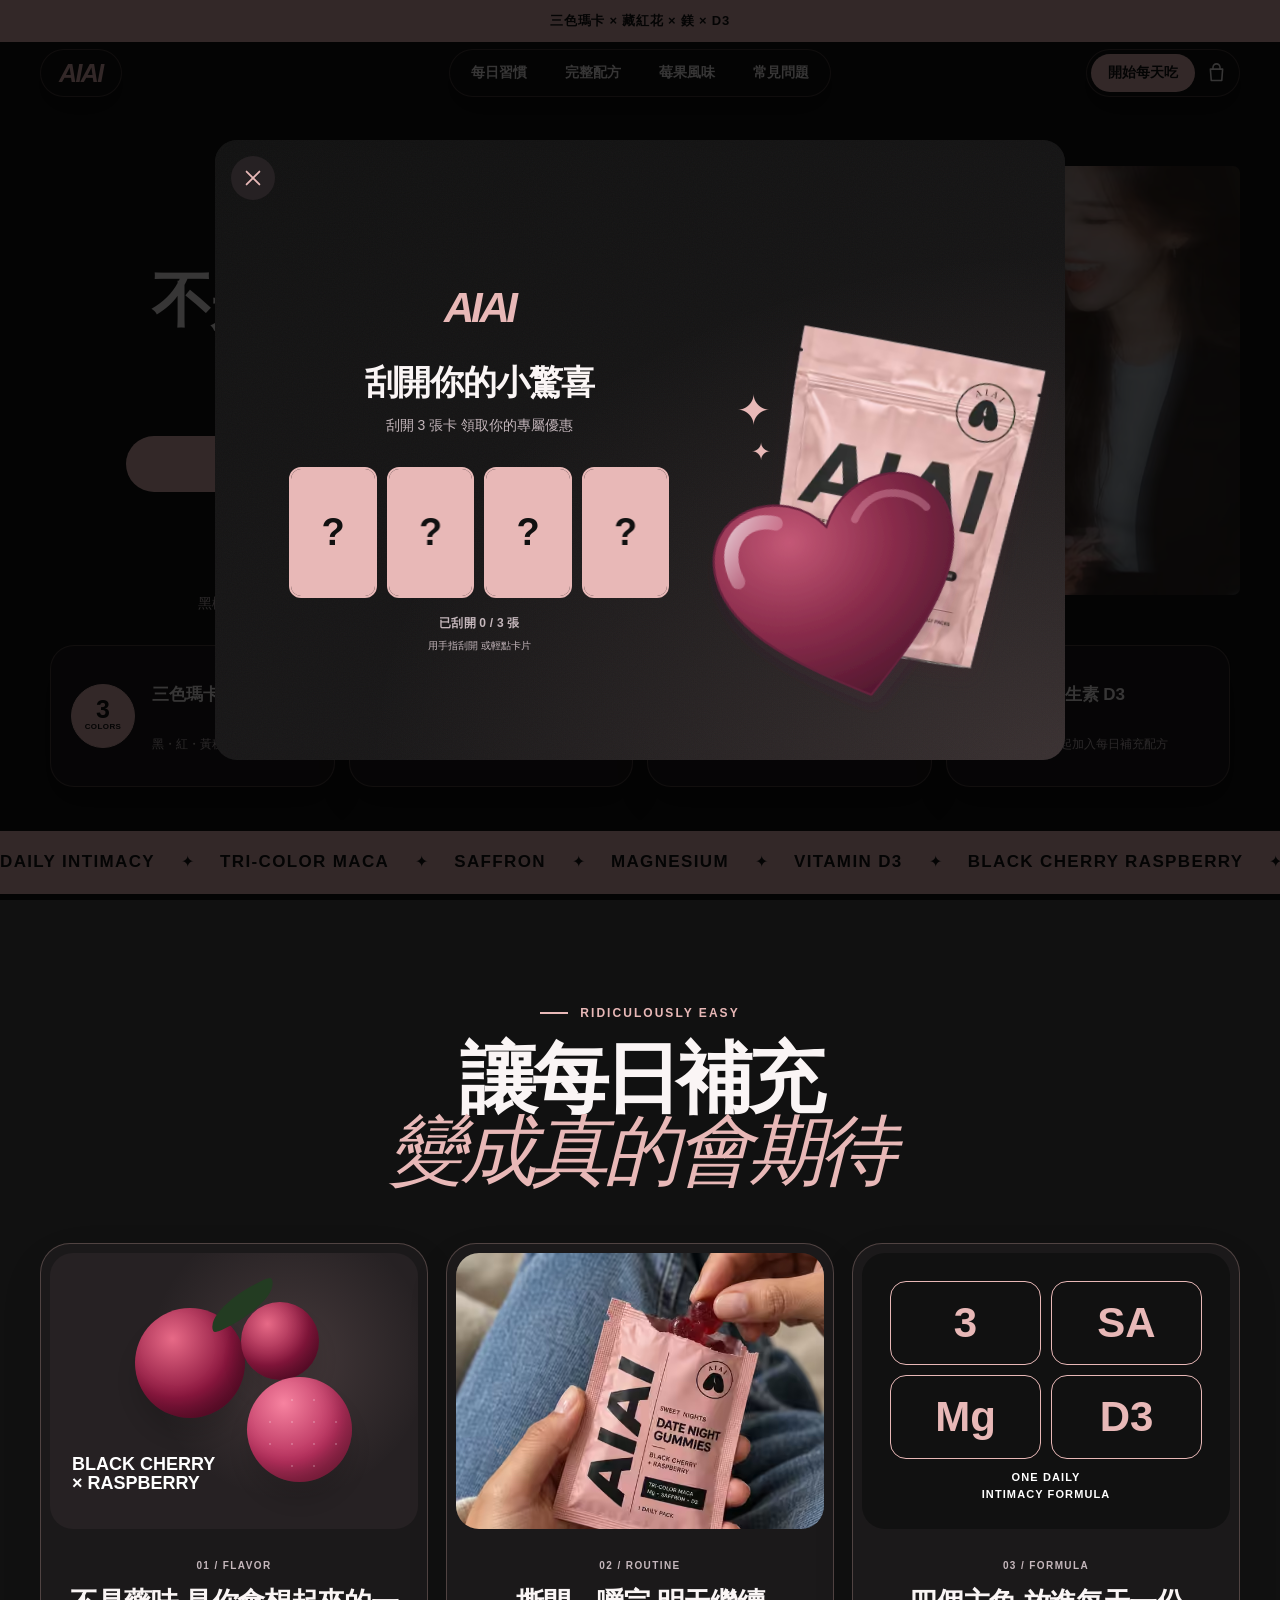
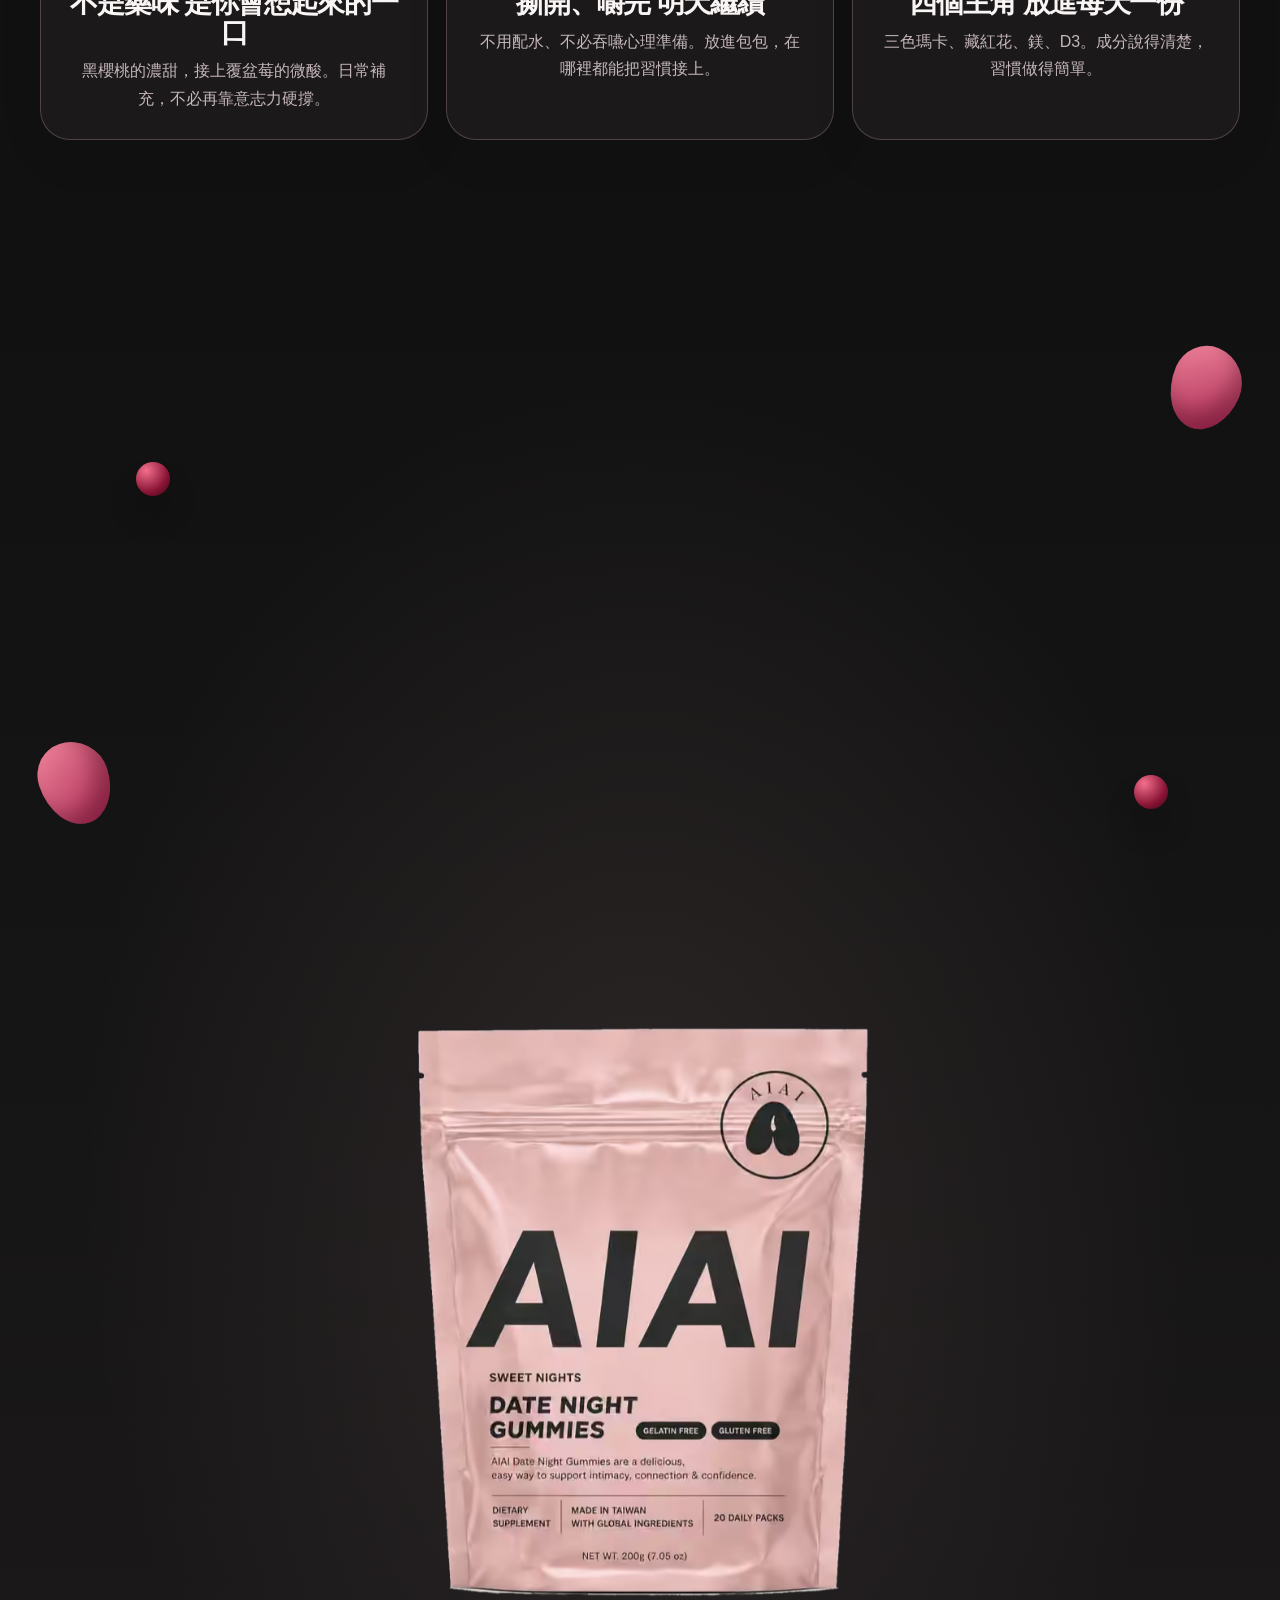
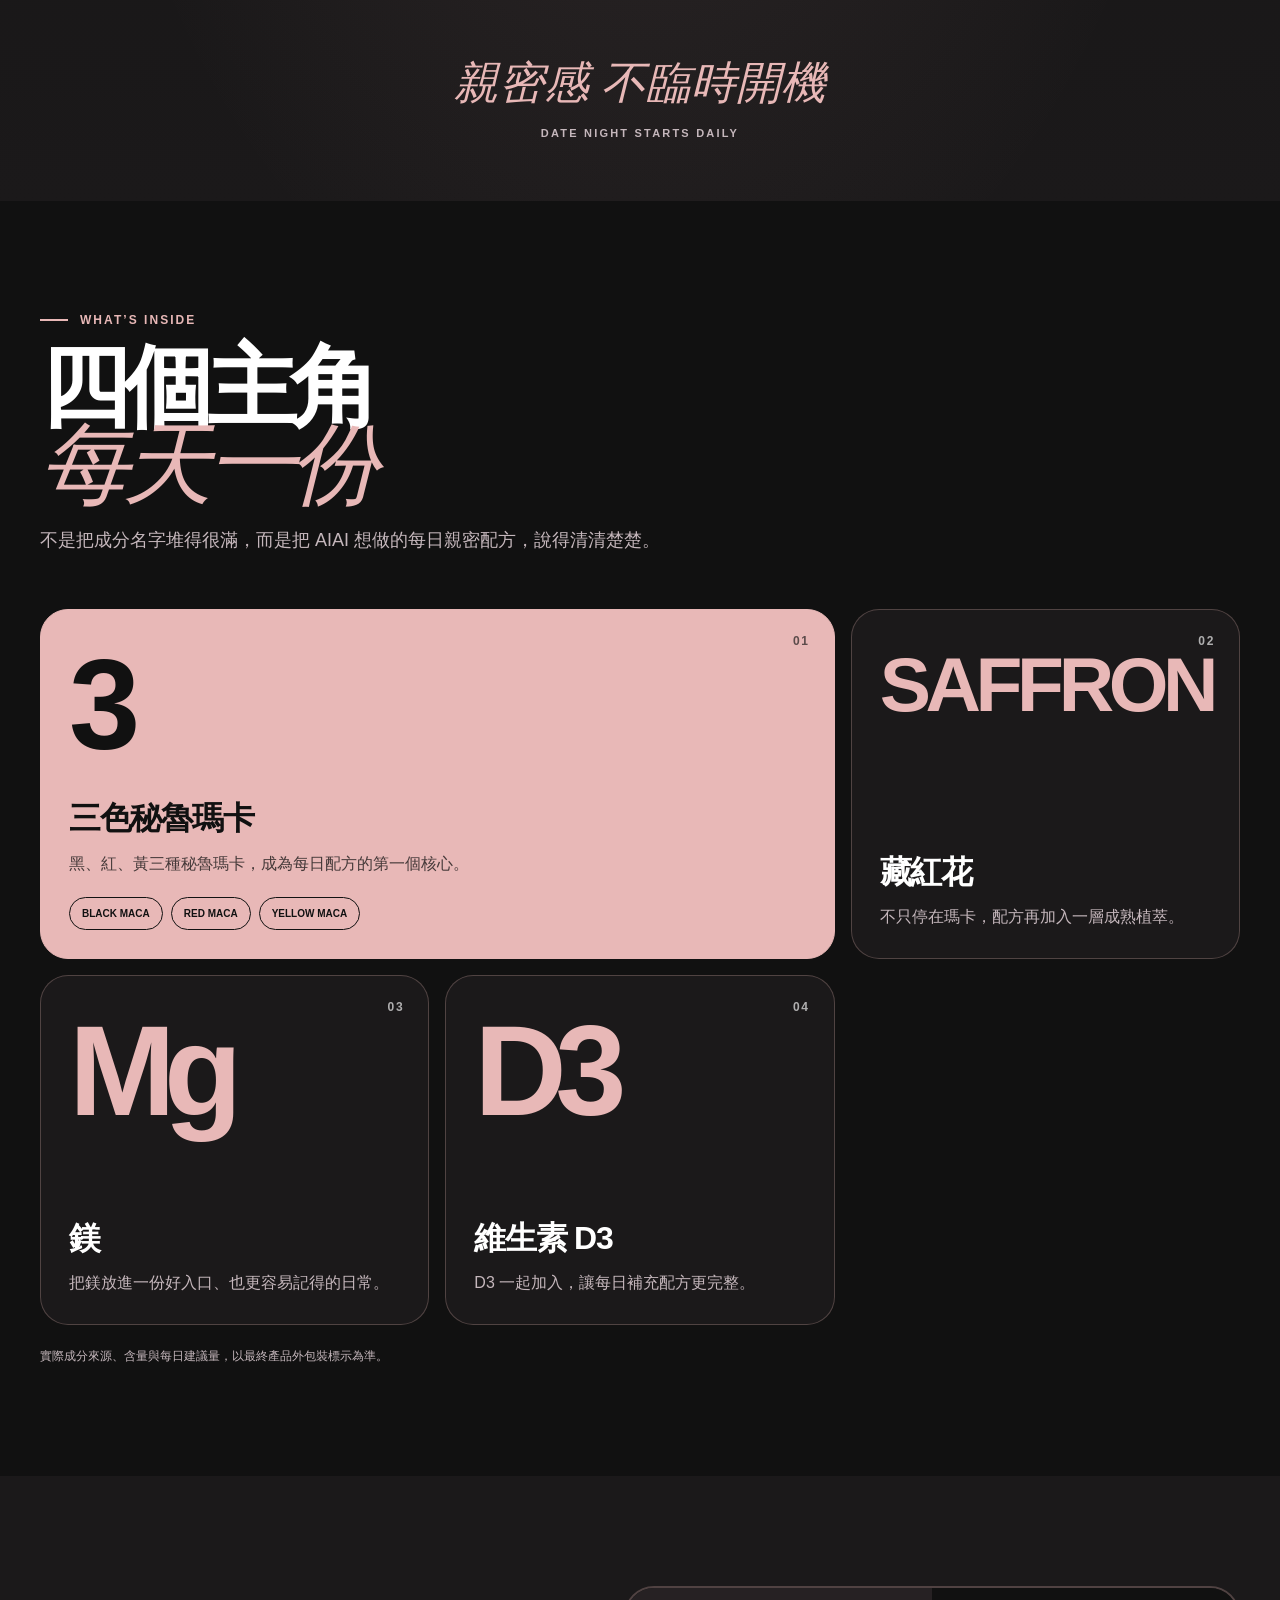
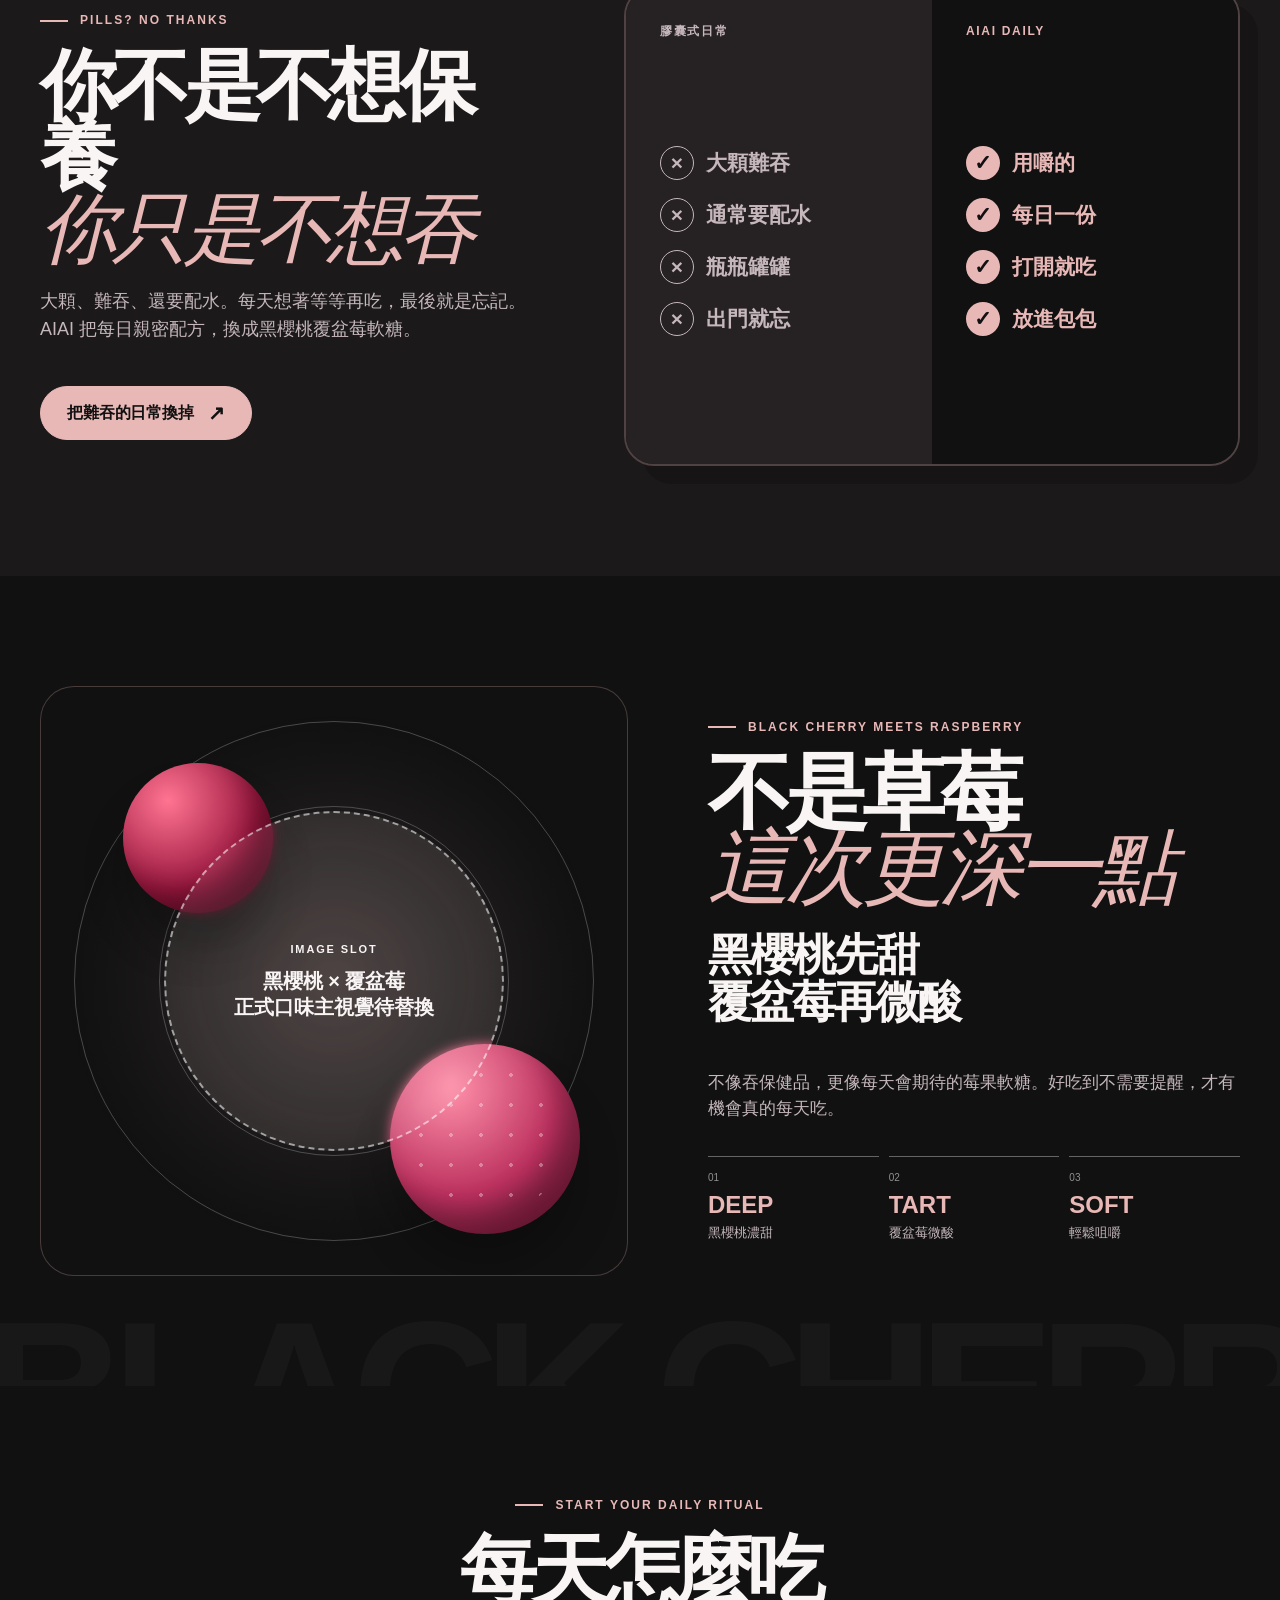
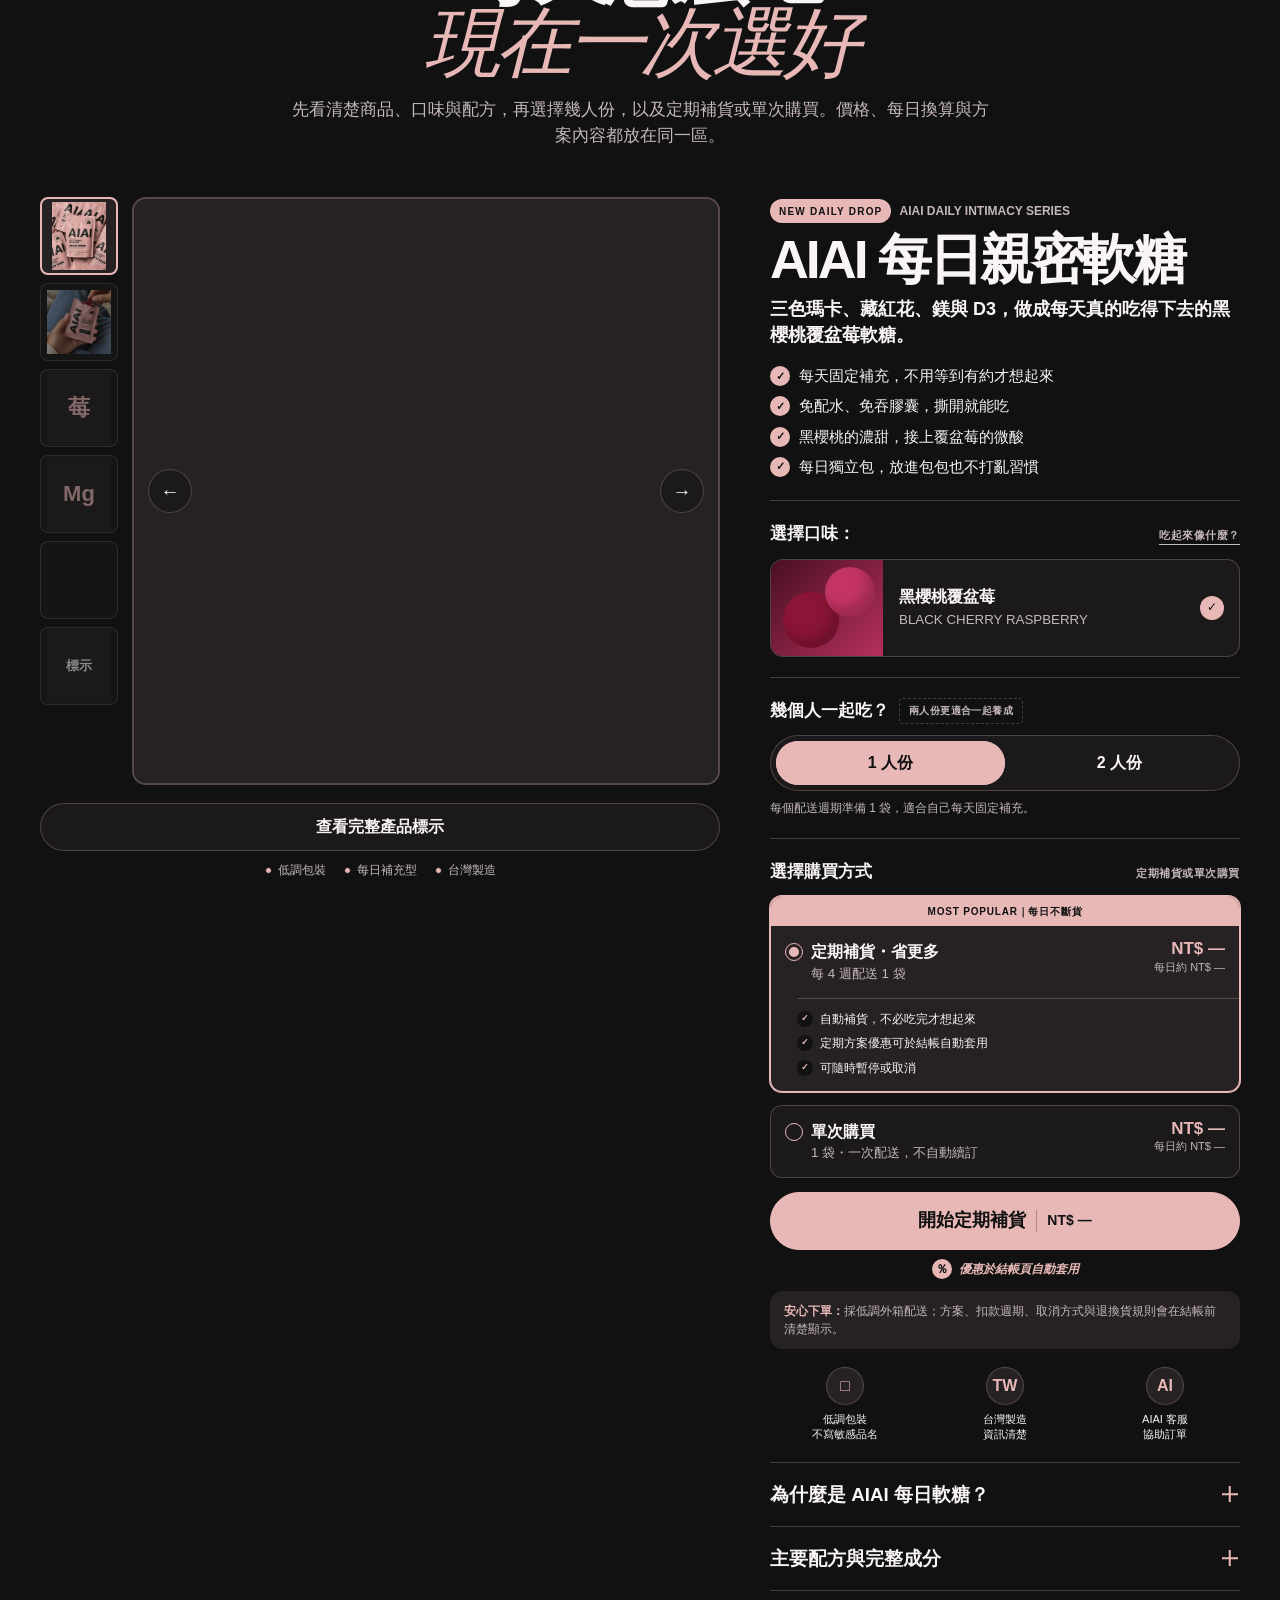
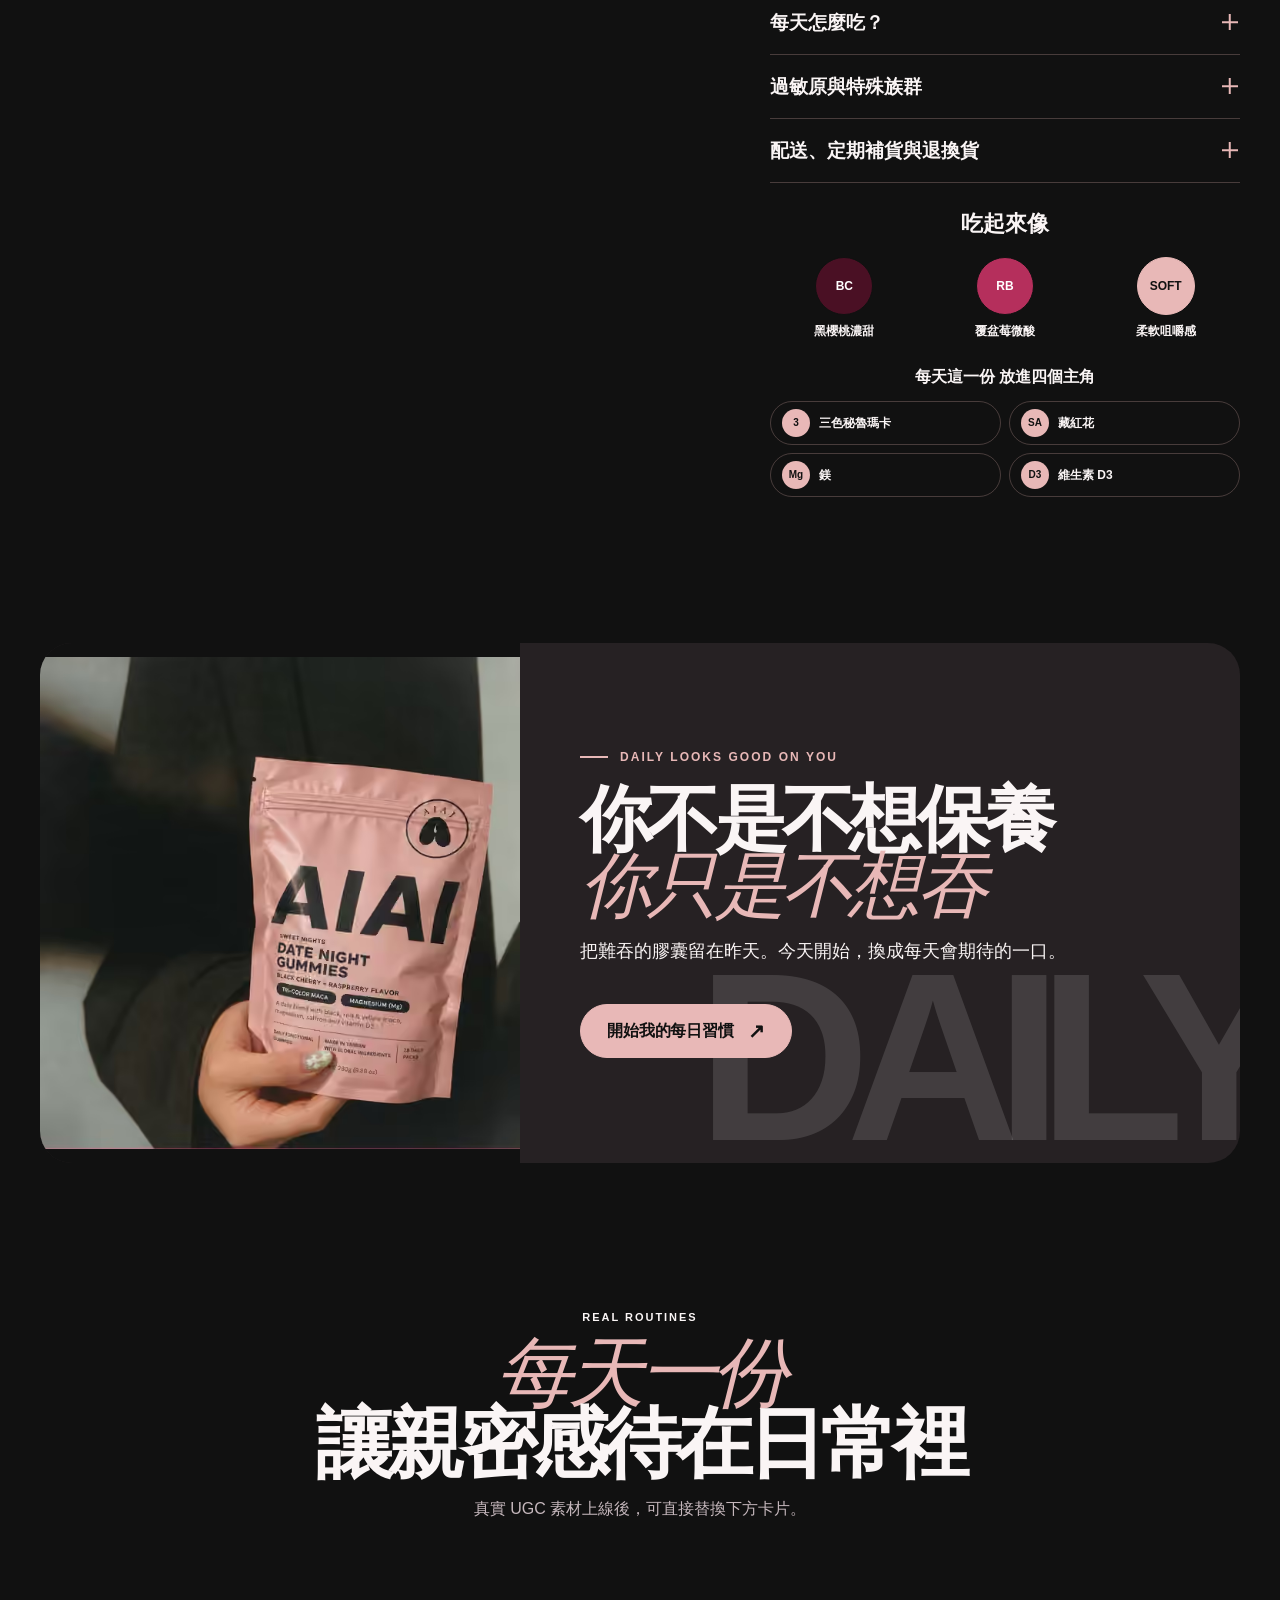
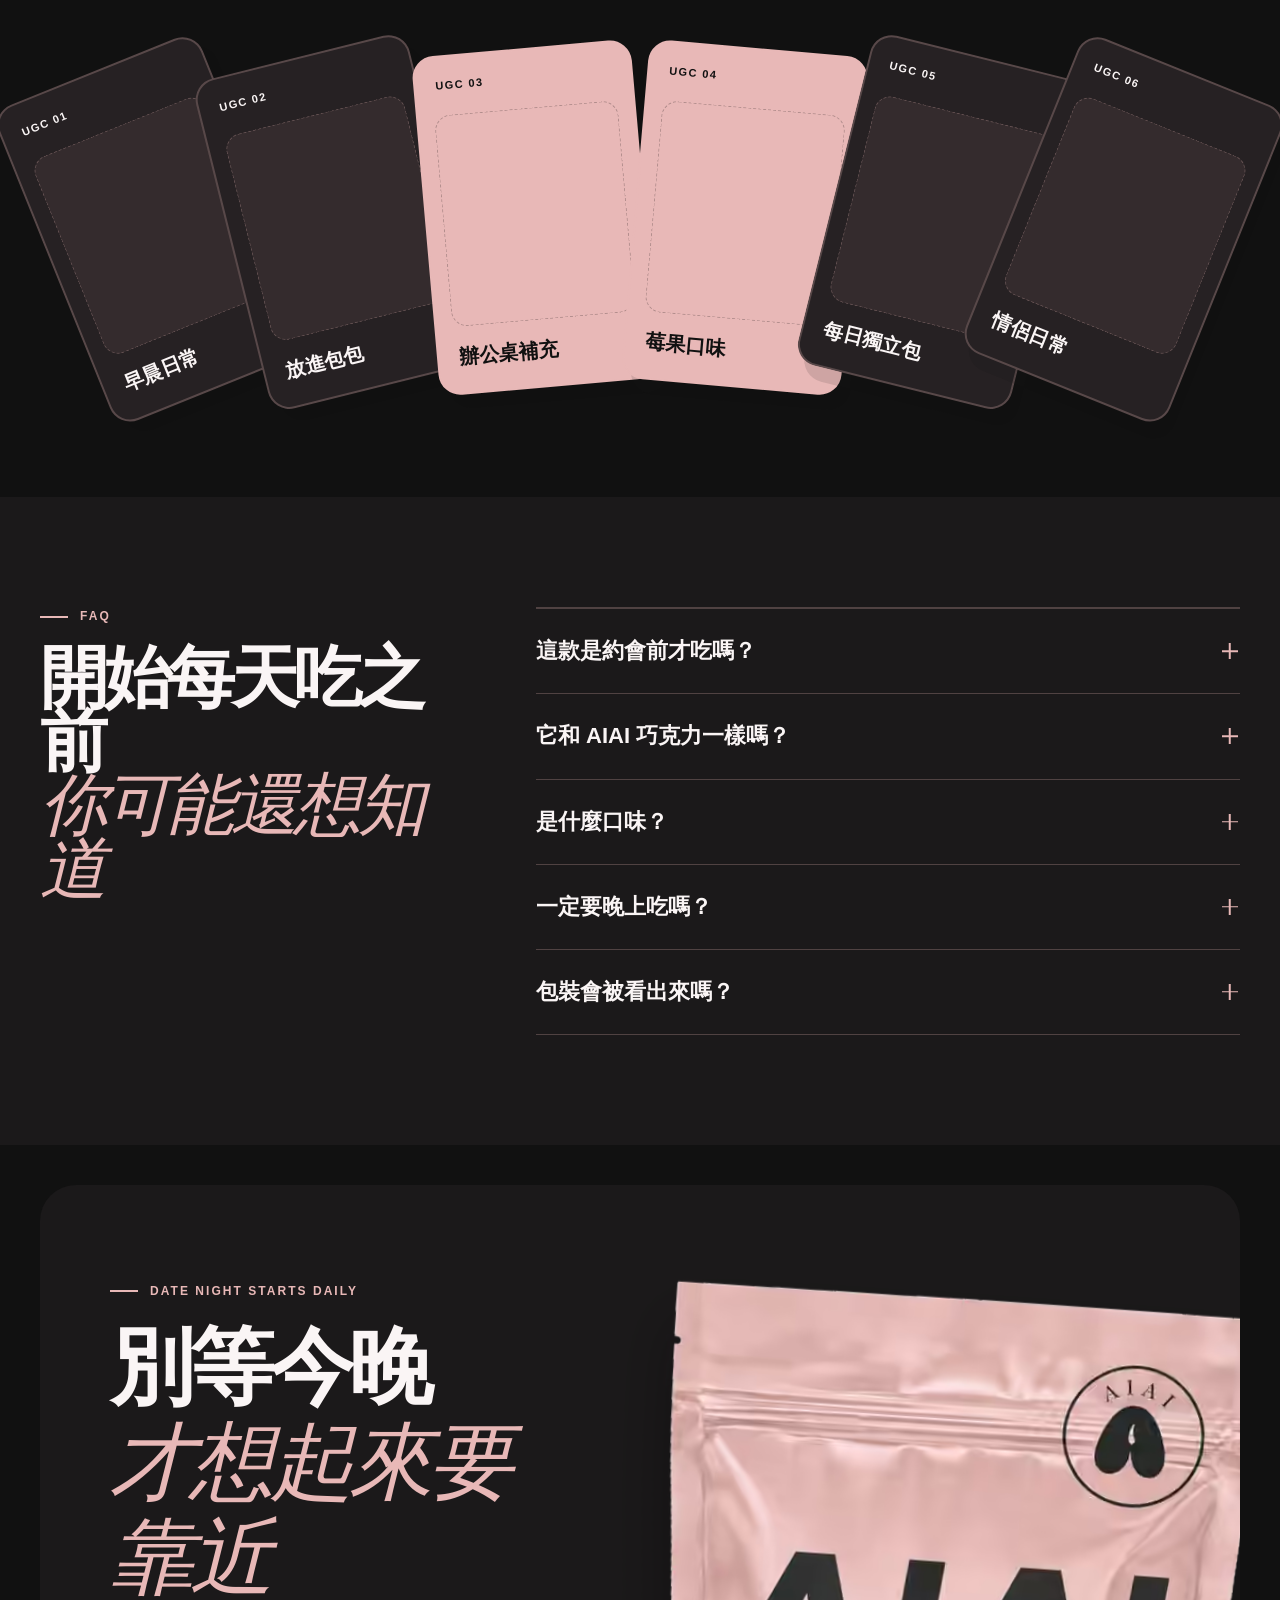
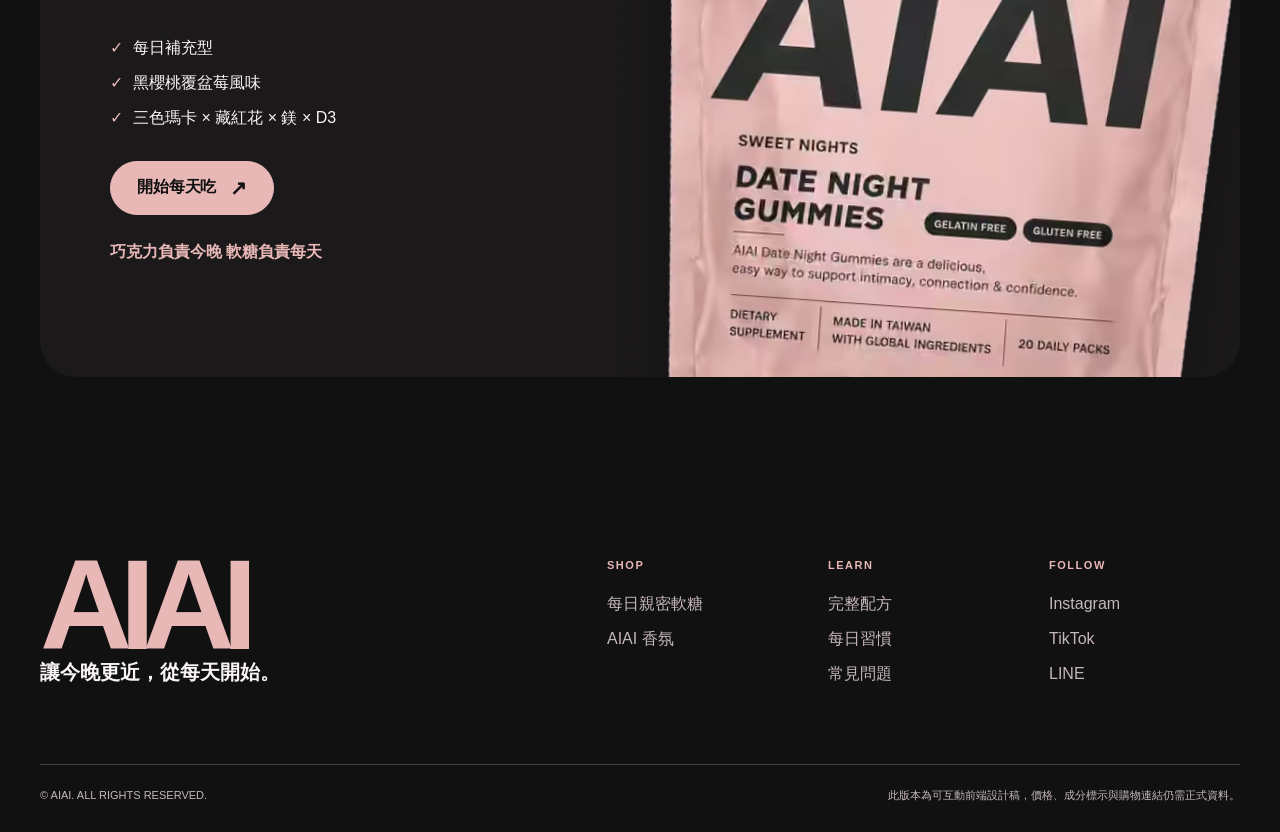
<file: site/index.html>
<!DOCTYPE html>

<html data-aiai-build="mobile-first-v4" lang="zh-Hant">
<head>
<meta charset="utf-8"/>
<meta content="width=device-width, initial-scale=1, viewport-fit=cover" name="viewport"/>
<meta content="#e8b8b7" name="theme-color"/>
<meta content="AIAI 每日親密軟糖：三色瑪卡、藏紅花、鎂與維生素 D3，黑櫻桃覆盆莓風味。把難吞的膠囊留在昨天。" name="description"/>
<title>AIAI 每日親密軟糖｜巧克力負責今晚，軟糖負責每天</title>
<link href="styles.css" rel="stylesheet"/><noscript><style>.scroll-story{height:auto}.scroll-story__sticky{position:relative;height:auto;padding:96px 20px 108px;gap:28px}.scroll-story__words{width:100%;opacity:1;transform:none}.story-line span{transform:none;opacity:1;font-size:clamp(28px,6vw,74px)}.story-line--accent span{font-size:clamp(20px,3.6vw,46px);white-space:normal}.scroll-story .story-product{position:relative;inset:auto;width:min(400px,75vw)!important;height:480px;max-height:65vh;opacity:1;transform:none}.story-caption{bottom:80px}</style></noscript><meta content="noindex,nofollow" name="robots"/><link rel="stylesheet" href="mobile-v5.css"><link rel="stylesheet" href="v5-polish.css"></head>
<body>
<a class="skip-link" href="#main">跳到主要內容</a>
<div class="announcement" data-announcement="">
<div class="announcement__slide is-active" data-bg="#111111" data-duration="5200">
<a href="#buy">NEW DAILY DROP｜每日一份，把難吞的膠囊留在昨天</a>
</div>
<div class="announcement__slide" data-bg="#e8b8b7" data-duration="5200">
<a href="#formula">三色瑪卡 × 藏紅花 × 鎂 × D3</a>
</div>
<div class="announcement__slide" data-bg="#4a1024" data-duration="5200">
<a href="#flavor">BLACK CHERRY × RASPBERRY｜黑櫻桃覆盆莓風味</a>
</div>
</div>
<header class="site-header v5-header" data-header="">
<div class="site-header__inner">
<a aria-label="AIAI 首頁" class="brand-pill" href="#top">
<span class="brand-pill__word">AIAI</span>
<span aria-hidden="true" class="brand-pill__dot"></span>
</a>
<nav aria-label="主要導覽" class="desktop-nav">
<a href="#daily">每日習慣</a>
<a href="#formula">完整配方</a>
<a href="#flavor">莓果風味</a>
<a href="#faq">常見問題</a>
</nav>
<div class="header-actions">
<a class="header-shop" href="#buy">開始每天吃</a>
<button aria-label="購物車" class="icon-button cart-button" data-cart-button="" type="button">
<svg aria-hidden="true" viewbox="0 0 24 24"><path d="M5 7h14l-1 13H6L5 7Zm3 0V5a4 4 0 0 1 8 0v2"></path></svg>
<span class="cart-count" data-cart-count="">0</span>
</button>
<button aria-controls="mobile-menu" aria-expanded="false" aria-label="開啟選單" class="icon-button menu-button" data-menu-open="" type="button">
<span></span><span></span>
</button>
</div>
</div>
<button aria-label="關閉選單" class="menu-overlay" data-menu-close="" hidden="" type="button"></button>
<aside aria-hidden="true" aria-label="行動版選單" class="menu-drawer" data-menu-drawer="" hidden="" id="mobile-menu">
<div class="menu-drawer__head">
<strong>AIAI DAILY</strong>
<button aria-label="關閉選單" class="drawer-close" data-menu-close="" type="button">×</button>
</div>
<nav aria-label="行動版主要導覽">
<a data-menu-link="" href="#daily"><span>01</span> 每日習慣</a>
<a data-menu-link="" href="#formula"><span>02</span> 完整配方</a>
<a data-menu-link="" href="#flavor"><span>03</span> 莓果風味</a>
<a data-menu-link="" href="#buy"><span>04</span> 選擇方案</a>
<a data-menu-link="" href="#faq"><span>05</span> 常見問題</a>
</nav>
<div class="menu-drawer__product">
<img alt="AIAI Date Night Gummies 粉色包裝" src="assets/original-89afe731e62b.avif"/>
<p>巧克力負責今晚<br/>軟糖負責每天</p>
</div>
<a class="button button--black" data-menu-link="" href="#buy">把它放進日常</a>
</aside>
</header>
<main id="main">
<section class="hero v5-home-hero" id="top">
<div class="v5-hero-grid">
 <figure class="v5-hero-media">
  <a class="v5-hero-photo" href="#buy" aria-label="查看 AIAI 每日親密軟糖選購方案"><img src="assets/hero-dinner.avif" alt="晚餐時分享 AIAI 粉色軟糖包裝" width="1440" height="685" loading="eager" fetchpriority="high" decoding="async"></a>
  <button type="button" class="v5-hero-badge" data-welcome-open aria-label="甜蜜優惠 點我刮開"><strong class="v53-badge-title">甜蜜優惠</strong><small class="v53-badge-hint">點我刮開</small></button>
 </figure>
 <div class="v5-hero-copy">
  <p class="v5-proofline" aria-label="四大配方"><span>三色瑪卡</span><span>藏紅花</span><span>鎂 ＋ D3</span></p>
  <h1 class="v5-heading" aria-label="約會夜 不是約會當天才開始"><span>約會夜</span><span>不是約會當天</span><span class="v5-accent">才開始</span></h1>
  <div class="v5-hero-action">
   <button class="v5-offer-button" type="button" data-welcome-open>領取 85 折 開始每天吃 <span aria-hidden="true">↗</span></button>
   <p class="v5-hero-note"><span><svg viewBox="0 0 24 24" aria-hidden="true"><path d="M4 8h16v13H4zM8 8V5a4 4 0 0 1 8 0v3M9 14l2 2 4-4"/></svg>低調包裝配送</span><span><svg viewBox="0 0 24 24" aria-hidden="true"><path d="M5 4h14v17H5zM8 1v6M16 1v6M5 10h14M8 15l2 2 5-4"/></svg>每天一份的日常</span></p>
  </div>
  <p class="v5-hero-description">巧克力負責今晚 軟糖負責每天<br>三色瑪卡、藏紅花、鎂與維生素 D3<br>黑櫻桃覆盆莓風味 把難吞的膠囊留在昨天</p>
 </div>
</div>
<div aria-label="四大配方重點" class="hero-stats">
<article class="stat-badge reveal">
<div><strong>3</strong><small>COLORS</small></div>
<h2>三色瑪卡</h2>
<p>黑・紅・黃秘魯瑪卡</p>
</article>
<article class="stat-badge reveal">
<div><strong>SA</strong><small>FFRON</small></div>
<h2>藏紅花</h2>
<p>不只瑪卡，再加一層植萃</p>
</article>
<article class="stat-badge reveal">
<div><strong>Mg</strong><small>DAILY</small></div>
<h2>鎂</h2>
<p>放進每天會記得的一份</p>
</article>
<article class="stat-badge reveal">
<div><strong>D3</strong><small>VITAMIN</small></div>
<h2>維生素 D3</h2>
<p>一起加入每日補充配方</p>
</article>
</div>
</section>
<section aria-label="產品特色跑馬燈" class="ingredient-marquee">
<div class="marquee-track">
<span>DAILY INTIMACY</span><i>✦</i>
<span>TRI-COLOR MACA</span><i>✦</i>
<span>SAFFRON</span><i>✦</i>
<span>MAGNESIUM</span><i>✦</i>
<span>VITAMIN D3</span><i>✦</i>
<span>BLACK CHERRY RASPBERRY</span><i>✦</i>
<span>DAILY INTIMACY</span><i>✦</i>
<span>TRI-COLOR MACA</span><i>✦</i>
<span>SAFFRON</span><i>✦</i>
<span>MAGNESIUM</span><i>✦</i>
<span>VITAMIN D3</span><i>✦</i>
<span>BLACK CHERRY RASPBERRY</span><i>✦</i>
</div>
</section>
<section class="value-props section" id="daily">
<div class="section-heading reveal">
<p class="eyebrow"><span></span>RIDICULOUSLY EASY</p>
<h2>讓每日補充 <br/><em>變成真的會期待</em></h2>
</div>
<div class="value-props__track" data-card-track="">
<article class="value-card reveal">
<div aria-label="黑櫻桃與覆盆莓風味示意" class="value-card__visual berry-visual">
<span class="berry berry--cherry"></span>
<span class="berry berry--cherry berry--small"></span>
<span class="berry berry--raspberry"></span>
<span class="berry-leaf"></span>
<p>BLACK CHERRY<br/>× RASPBERRY</p>
</div>
<div class="value-card__copy">
<span>01 / FLAVOR</span>
<h3>不是藥味 是你會想起來的一口</h3>
<p>黑櫻桃的濃甜，接上覆盆莓的微酸。日常補充，不必再靠意志力硬撐。</p>
</div>
</article>
<article class="value-card reveal">
<div aria-label="AIAI 每日獨立小包使用情境" class="value-card__visual value-card__visual--photo"><img alt="手持 AIAI 小包取出軟糖" decoding="async" height="1254" loading="lazy" src="assets/daily-sachet.avif" width="1254"/></div>
<div class="value-card__copy">
<span>02 / ROUTINE</span>
<h3>撕開、嚼完 明天繼續</h3>
<p>不用配水、不必吞嚥心理準備。放進包包，在哪裡都能把習慣接上。</p>
</div>
</article>
<article class="value-card reveal">
<div aria-label="四大主配方示意" class="value-card__visual formula-visual">
<span>3</span><span>SA</span><span>Mg</span><span>D3</span>
<p>ONE DAILY<br/>INTIMACY FORMULA</p>
</div>
<div class="value-card__copy">
<span>03 / FORMULA</span>
<h3>四個主角 放進每天一份</h3>
<p>三色瑪卡、藏紅花、鎂、D3。成分說得清楚，習慣做得簡單。</p>
</div>
</article>
</div>
</section>
<section aria-label="AIAI 主要配方動畫" class="scroll-story" data-scroll-story=""><div class="scroll-story__flow"><div aria-live="off" class="scroll-story__words">
<div class="story-line"><span>三色瑪卡</span></div>
<div class="story-line"><span>藏紅花</span></div>
<div class="story-line"><span>鎂 ＋ D3</span></div>
<div class="story-line"><span>每日一份</span></div>

<div aria-hidden="true" class="floating-gummy floating-gummy--left"></div><div aria-hidden="true" class="floating-gummy floating-gummy--right"></div><div aria-hidden="true" class="floating-berry floating-berry--one"></div><div aria-hidden="true" class="floating-berry floating-berry--two"></div></div><div aria-hidden="true" class="story-packet-stage">
<div class="story-packet">
<div class="story-packet__back"></div>
<div class="story-packet__seal"><img alt="" decoding="async" height="1354" loading="lazy" src="assets/original-89afe731e62b.avif" width="1161"/></div>
<div class="story-packet__gummy"><span class="story-heart"></span></div>
<div class="story-packet__front"><img alt="" decoding="async" height="1354" loading="lazy" src="assets/original-89afe731e62b.avif" width="1161"/></div>
</div>
</div><div class="story-tagline"><span>親密感 不臨時開機</span></div><p class="story-caption">DATE NIGHT STARTS DAILY</p></div></section>
<section class="formula-section section" id="formula">
<div class="formula-section__head reveal">
<p class="eyebrow eyebrow--light"><span></span>WHAT’S INSIDE</p>
<h2>四個主角<br/><em>每天一份</em></h2>
<p>不是把成分名字堆得很滿，而是把 AIAI 想做的每日親密配方，說得清清楚楚。</p>
</div>
<div class="formula-grid">
<article class="formula-card formula-card--wide reveal">
<div class="formula-card__index">01</div>
<strong class="formula-card__symbol">3</strong>
<h3>三色秘魯瑪卡</h3>
<p>黑、紅、黃三種秘魯瑪卡，成為每日配方的第一個核心。</p>
<div class="ingredient-pills"><span>BLACK MACA</span><span>RED MACA</span><span>YELLOW MACA</span></div>
</article>
<article class="formula-card reveal">
<div class="formula-card__index">02</div>
<strong class="formula-card__symbol formula-card__symbol--text">SAFFRON</strong>
<h3>藏紅花</h3>
<p>不只停在瑪卡，配方再加入一層成熟植萃。</p>
</article>
<article class="formula-card reveal">
<div class="formula-card__index">03</div>
<strong class="formula-card__symbol">Mg</strong>
<h3>鎂</h3>
<p>把鎂放進一份好入口、也更容易記得的日常。</p>
</article>
<article class="formula-card reveal">
<div class="formula-card__index">04</div>
<strong class="formula-card__symbol">D3</strong>
<h3>維生素 D3</h3>
<p>D3 一起加入，讓每日補充配方更完整。</p>
</article>
</div>
<p class="formula-note">實際成分來源、含量與每日建議量，以最終產品外包裝標示為準。</p>
</section>
<section class="capsule-section section">
<div class="capsule-section__copy reveal">
<p class="eyebrow"><span></span>PILLS? NO THANKS</p>
<h2>你不是不想保養<br/><em>你只是不想吞</em></h2>
<p>大顆、難吞、還要配水。每天想著等等再吃，最後就是忘記。AIAI 把每日親密配方，換成黑櫻桃覆盆莓軟糖。</p>
<a class="button button--pink" href="#buy">把難吞的日常換掉 <span>↗</span></a>
</div>
<div class="comparison-board reveal reveal--delay">
<div class="comparison-column comparison-column--muted">
<p>膠囊式日常</p>
<ul>
<li><span>×</span> 大顆難吞</li>
<li><span>×</span> 通常要配水</li>
<li><span>×</span> 瓶瓶罐罐</li>
<li><span>×</span> 出門就忘</li>
</ul>
</div>
<div class="comparison-column comparison-column--active">
<p>AIAI DAILY</p>
<ul>
<li><span>✓</span> 用嚼的</li>
<li><span>✓</span> 每日一份</li>
<li><span>✓</span> 打開就吃</li>
<li><span>✓</span> 放進包包</li>
</ul>
</div>
</div>
</section>
<section class="flavor-section section" id="flavor">
<div aria-label="黑櫻桃覆盆莓圖片位置" class="flavor-section__art reveal">
<div class="flavor-orbit flavor-orbit--one"></div>
<div class="flavor-orbit flavor-orbit--two"></div>
<div class="flavor-fruit flavor-fruit--cherry"></div>
<div class="flavor-fruit flavor-fruit--raspberry"></div>
<div class="flavor-placeholder">
<span>IMAGE SLOT</span>
<p>黑櫻桃 × 覆盆莓<br/>正式口味主視覺待替換</p>
</div>
</div>
<div class="flavor-section__copy reveal reveal--delay">
<p class="eyebrow eyebrow--light"><span></span>BLACK CHERRY MEETS RASPBERRY</p>
<h2>不是草莓<br/><em>這次更深一點</em></h2>
<p class="flavor-big">黑櫻桃先甜 <br/>覆盆莓再微酸</p>
<p>不像吞保健品，更像每天會期待的莓果軟糖。好吃到不需要提醒，才有機會真的每天吃。</p>
<div class="flavor-notes">
<div><span>01</span><strong>DEEP</strong><small>黑櫻桃濃甜</small></div>
<div><span>02</span><strong>TART</strong><small>覆盆莓微酸</small></div>
<div><span>03</span><strong>SOFT</strong><small>輕鬆咀嚼</small></div>
</div>
</div>
</section>
<section class="buybox-section section" id="buy">
<div class="buybox-section__title reveal">
<p class="eyebrow"><span></span>START YOUR DAILY RITUAL</p>
<h2>每天怎麼吃 <br/><em>現在一次選好</em></h2>
<p>先看清楚商品、口味與配方，再選擇幾人份，以及定期補貨或單次購買。價格、每日換算與方案內容都放在同一區。</p>
</div>
<div class="buybox">
<div class="product-gallery reveal" data-gallery="">
<div class="gallery-shell">
<div class="gallery-stage">
<div class="gallery-slide gallery-slide--photo is-active" data-slide="0"><img alt="AIAI 大包裝排列照" decoding="async" height="1402" loading="lazy" src="assets/pouch-collection.avif" width="1122"/></div>
<div class="gallery-slide gallery-slide--photo" data-slide="1"><img alt="AIAI 每日小包與軟糖實拍" decoding="async" height="1254" loading="lazy" src="assets/daily-sachet.avif" width="1254"/></div>
<div class="gallery-slide gallery-slide--taste" data-slide="2">
<div class="gallery-taste-copy"><span>BLACK CHERRY × RASPBERRY</span><strong>濃甜先來<br/>微酸收尾</strong><p>黑櫻桃覆盆莓風味</p></div>
</div>
<div class="gallery-slide gallery-slide--formula" data-slide="3">
<span>3</span><span>SA</span><span>Mg</span><span>D3</span>
<p>TRI-COLOR MACA × SAFFRON × MAGNESIUM × VITAMIN D3</p>
</div>
<div class="gallery-slide gallery-slide--photo gallery-slide--handheld" data-slide="4"><img alt="AIAI 手持包裝生活照" decoding="async" height="1402" loading="lazy" src="assets/handheld-pouch.avif" width="1122"/></div>
<div class="gallery-slide gallery-slide--nutrition" data-slide="5">
<div class="nutrition-preview"><small>NEW LABEL COMING</small><strong>產品標示</strong><span>每日建議量｜待最終確認</span><span>完整成分｜待新版標示</span><span>營養資訊｜待新版標示</span><em>正式資料提供後可直接替換，不需重做版型。</em></div>
</div>
<button aria-label="上一張商品圖" class="gallery-arrow gallery-arrow--prev" data-gallery-prev="" type="button">←</button>
<button aria-label="下一張商品圖" class="gallery-arrow gallery-arrow--next" data-gallery-next="" type="button">→</button>
</div>
<div aria-label="商品圖片" class="gallery-thumbs" role="tablist">
<button aria-label="查看AIAI 大包裝排列照" class="is-active" data-gallery-thumb="0" role="tab" type="button"><img alt="" decoding="async" height="1402" loading="lazy" src="assets/pouch-collection.avif" width="1122"/></button>
<button aria-label="查看AIAI 每日小包與軟糖實拍" data-gallery-thumb="1" role="tab" type="button"><img alt="" decoding="async" height="1254" loading="lazy" src="assets/daily-sachet.avif" width="1254"/></button>
<button aria-label="查看口味" data-gallery-thumb="2" role="tab" type="button"><span class="gallery-thumb-art gallery-thumb-art--berry">莓</span></button>
<button aria-label="查看配方" data-gallery-thumb="3" role="tab" type="button"><span class="gallery-thumb-art gallery-thumb-art--dark">Mg</span></button>
<button aria-label="查看AIAI 手持包裝生活照" class="gallery-thumb--handheld" data-gallery-thumb="4" role="tab" type="button"><img alt="" decoding="async" height="1402" loading="lazy" src="assets/handheld-pouch.avif" width="1122"/></button>
<button aria-label="查看產品標示" data-gallery-thumb="5" role="tab" type="button"><span class="gallery-thumb-art gallery-thumb-art--paper">標示</span></button>
</div>
</div>
<div class="gallery-actions">
<button class="nutrition-button" data-nutrition-open="" type="button">查看完整產品標示</button>
<div class="gallery-mini-trust"><span><i></i>低調包裝</span><span><i></i>每日補充型</span><span><i></i>台灣製造</span></div>
</div>
</div>
<div class="buybox-info reveal reveal--delay">
<div class="buybox-proof"><span class="buybox-proof__badge">NEW DAILY DROP</span><span class="buybox-proof__copy">AIAI DAILY INTIMACY SERIES</span></div>
<h2>AIAI 每日親密軟糖</h2>
<p class="buybox-lead">三色瑪卡、藏紅花、鎂與 D3，做成每天真的吃得下去的黑櫻桃覆盆莓軟糖。</p>
<ul class="benefit-list">
<li><span>✓</span>每天固定補充，不用等到有約才想起來</li>
<li><span>✓</span>免配水、免吞膠囊，撕開就能吃</li>
<li><span>✓</span>黑櫻桃的濃甜，接上覆盆莓的微酸</li>
<li><span>✓</span>每日獨立包，放進包包也不打亂習慣</li>
</ul>
<div class="selector-block">
<div class="selector-label"><strong>選擇口味：</strong><button data-flavor-info="" type="button">吃起來像什麼？</button></div>
<button aria-pressed="true" class="flavor-choice" type="button">
<span aria-hidden="true" class="flavor-choice__visual"></span>
<span class="flavor-choice__copy"><strong>黑櫻桃覆盆莓</strong><small>BLACK CHERRY RASPBERRY</small></span>
<span class="flavor-choice__check">✓</span>
</button>
</div>
<div class="selector-block">
<div class="people-heading"><strong>幾個人一起吃？</strong><span class="save-tag" data-save-tag="">兩人份更適合一起養成</span></div>
<div aria-label="選擇人數" class="people-selector" role="radiogroup">
<button aria-checked="true" class="is-selected" data-person-count="1" role="radio" type="button">1 人份</button>
<button aria-checked="false" data-person-count="2" role="radio" type="button">2 人份</button>
</div>
<p class="people-note" data-people-note="">每個配送週期準備 1 袋，適合自己每天固定補充。</p>
</div>
<div class="selector-block plan-picker">
<div class="selector-label"><strong>選擇購買方式</strong><span>定期補貨或單次購買</span></div>
<div aria-label="選擇購買方式" class="plan-list" role="radiogroup">
<div aria-checked="true" class="plan-option is-selected" data-plan="subscription" role="radio" tabindex="0">
<div class="plan-option__eyebrow">MOST POPULAR｜每日不斷貨</div>
<div class="plan-option__main">
<span aria-hidden="true" class="plan-radio"></span>
<span class="plan-option__copy"><strong>定期補貨・省更多</strong><small data-subscription-frequency="">每 4 週配送 1 袋</small></span>
<span class="plan-option__price"><strong data-plan-price="subscription">NT$ —</strong><del data-plan-compare="subscription"></del><small data-plan-daily="subscription">每日約 NT$ —</small></span>
</div>
<div class="plan-option__drawer"><div><div class="plan-benefits">
<span><b>✓</b>自動補貨，不必吃完才想起來</span>
<span><b>✓</b>定期方案優惠可於結帳自動套用</span>
<span><b>✓</b>可隨時暫停或取消</span>
</div></div></div>
</div>
<div aria-checked="false" class="plan-option" data-plan="onetime" role="radio" tabindex="0">
<div class="plan-option__main">
<span aria-hidden="true" class="plan-radio"></span>
<span class="plan-option__copy"><strong>單次購買</strong><small data-onetime-frequency="">1 袋・一次配送，不自動續訂</small></span>
<span class="plan-option__price"><strong data-plan-price="onetime">NT$ —</strong><del data-plan-compare="onetime"></del><small data-plan-daily="onetime">每日約 NT$ —</small></span>
</div>
<div class="plan-option__drawer"><div><div class="plan-benefits">
<span><b>✓</b>只配送這一次</span>
<span><b>✓</b>先吃完一袋，再決定要不要繼續</span>
</div></div></div>
</div>
</div>
</div>
<div class="atc-row">
<button class="add-to-cart-btn" data-add-to-cart="" type="button"><span data-atc-label="">開始定期補貨</span><span class="add-to-cart-btn__price" data-atc-price="">NT$ —</span></button>
<p class="discount-auto"><span>％</span>優惠於結帳頁自動套用</p>
</div>
<div class="assurance-note"><strong>安心下單：</strong>採低調外箱配送；方案、扣款週期、取消方式與退換貨規則會在結帳前清楚顯示。</div>
<div aria-label="下單保障" class="trust-icons">
<div class="trust-item"><div class="trust-item__icon">□</div><span>低調包裝<br/>不寫敏感品名</span></div>
<div class="trust-item"><div class="trust-item__icon">TW</div><span>台灣製造<br/>資訊清楚</span></div>
<div class="trust-item"><div class="trust-item__icon">AI</div><span>AIAI 客服<br/>協助訂單</span></div>
</div>
<div class="buybox-accordions">
<article class="accordion">
<h3><button aria-expanded="false" type="button"><span>為什麼是 AIAI 每日軟糖？</span><i></i></button></h3>
<div class="accordion__panel"><div><p>親密感不是約會當天才臨時開機。AIAI 把每日補充做成更好入口、方便攜帶的莓果軟糖，讓你真的比較容易把它留在生活裡。</p></div></div>
</article>
<article class="accordion">
<h3><button aria-expanded="false" type="button"><span>主要配方與完整成分</span><i></i></button></h3>
<div class="accordion__panel"><div><p>主要配方方向為黑、紅、黃三色秘魯瑪卡、藏紅花、鎂與維生素 D3。新版完整成分、來源與實際含量，正式上線時以產品外包裝一致內容替換。</p></div></div>
</article>
<article class="accordion">
<h3><button aria-expanded="false" type="button"><span>每天怎麼吃？</span><i></i></button></h3>
<div class="accordion__panel"><div><p>本產品定位為每日補充型。每日建議顆數與份量仍待最終標示確認，網站正式上線時必須與外包裝食用方式一致。</p></div></div>
</article>
<article class="accordion">
<h3><button aria-expanded="false" type="button"><span>過敏原與特殊族群</span><i></i></button></h3>
<div class="accordion__panel"><div><p>新版過敏原、素食資訊與特殊族群警語仍待最終配方文件確認。未確認前不沿用舊版草莓、鋅或明膠資料。</p></div></div>
</article>
<article class="accordion">
<h3><button aria-expanded="false" type="button"><span>配送、定期補貨與退換貨</span><i></i></button></h3>
<div class="accordion__panel"><div><p>低調配送會沿用 AIAI 官網現有流程。定期補貨僅在實際付款系統支援自動續訂、暫停與取消後才正式開放；相關週期、扣款與取消條款須在結帳前清楚揭露。</p></div></div>
</article>
</div>
<div class="taste-panel">
<h3>吃起來像</h3>
<div class="taste-orbs">
<div class="taste-orb"><div class="taste-orb__circle">BC</div><strong>黑櫻桃濃甜</strong></div>
<div class="taste-orb"><div class="taste-orb__circle">RB</div><strong>覆盆莓微酸</strong></div>
<div class="taste-orb"><div class="taste-orb__circle">SOFT</div><strong>柔軟咀嚼感</strong></div>
</div>
<div class="packed-with"><strong>每天這一份 放進四個主角</strong><div class="packed-with__list"><span><b>3</b>三色秘魯瑪卡</span><span><b>SA</b>藏紅花</span><span><b>Mg</b>鎂</span><span><b>D3</b>維生素 D3</span></div></div>
</div>
</div>
</div>
<div aria-hidden="true" class="buybox-modal" data-nutrition-modal="">
<div aria-label="AIAI 產品標示" aria-modal="true" class="buybox-modal__panel" role="dialog">
<div class="buybox-modal__head"><strong>AIAI 產品標示</strong><button aria-label="關閉" class="buybox-modal__close" data-nutrition-close="" type="button">×</button></div>
<div class="buybox-modal__body">
<div class="nutrition-modal-card"><small>NEW PRODUCT LABEL</small><h3>資訊待更新</h3><dl><div><dt>每日建議量</dt><dd>待最終外包裝確認</dd></div><div><dt>每袋份數</dt><dd>待最終包裝規格確認</dd></div><div><dt>主要配方</dt><dd>三色瑪卡、藏紅花、鎂、D3</dd></div><div><dt>風味</dt><dd>黑櫻桃覆盆莓</dd></div><div><dt>完整成分與營養標示</dt><dd>待新版標示替換</dd></div></dl><p>此抽屜已完成互動與版型。正式營養標示圖提供後，可直接換成真實圖片或表格。</p></div>
</div>
</div>
</div>
</section>
<section class="promo-banner">
<div class="promo-banner__inner reveal">
<div class="promo-banner__image promo-banner__image--photo"><div class="handheld-photo-window"><img alt="AIAI 手持大包裝生活情境" decoding="async" height="1402" loading="lazy" src="assets/handheld-pouch.avif" width="1122"/></div></div>
<div class="promo-banner__copy">
<p class="eyebrow"><span></span>DAILY LOOKS GOOD ON YOU</p>
<h2>你不是不想保養<br/><em>你只是不想吞</em></h2>
<p>把難吞的膠囊留在昨天。今天開始，換成每天會期待的一口。</p>
<a class="button button--black" href="#buy">開始我的每日習慣 <span>↗</span></a>
</div>
</div>
</section>
<section aria-label="未來顧客內容區" class="social-fan section">
<div class="social-fan__heading reveal">
<p>REAL ROUTINES</p>
<h2><em>每天一份</em><br/>讓親密感待在日常裡</h2>
<span>真實 UGC 素材上線後，可直接替換下方卡片。</span>
</div>
<div aria-hidden="true" class="fan-stage" data-fan-stage="">
<article class="fan-card"><span>UGC 01</span><p>早晨日常</p></article>
<article class="fan-card"><span>UGC 02</span><p>放進包包</p></article>
<article class="fan-card"><span>UGC 03</span><p>辦公桌補充</p></article>
<article class="fan-card"><span>UGC 04</span><p>莓果口味</p></article>
<article class="fan-card"><span>UGC 05</span><p>每日獨立包</p></article>
<article class="fan-card"><span>UGC 06</span><p>情侶日常</p></article>
</div>
</section>
<section class="faq-section section" id="faq">
<div class="faq-section__head reveal">
<p class="eyebrow"><span></span>FAQ</p>
<h2>開始每天吃之前 <br/><em>你可能還想知道</em></h2>
</div>
<div class="faq-list reveal">
<article class="accordion accordion--large">
<h3><button aria-expanded="false" type="button"><span>這款是約會前才吃嗎？</span><i></i></button></h3>
<div class="accordion__panel"><p>不是。AIAI 每日親密軟糖的定位是每日固定補充，不是等到有約才臨時食用。正式食用量請依外包裝標示。</p></div>
</article>
<article class="accordion accordion--large">
<h3><button aria-expanded="false" type="button"><span>它和 AIAI 巧克力一樣嗎？</span><i></i></button></h3>
<div class="accordion__panel"><p>不一樣。巧克力是兩個人分享的約會儀式；軟糖則是每天固定補充的日常。兩者的配方、風味與食用方式不同。</p></div>
</article>
<article class="accordion accordion--large">
<h3><button aria-expanded="false" type="button"><span>是什麼口味？</span><i></i></button></h3>
<div class="accordion__panel"><p>黑櫻桃覆盆莓風味。以黑櫻桃的濃甜搭配覆盆莓的微酸，讓每日補充不再像吞膠囊。</p></div>
</article>
<article class="accordion accordion--large">
<h3><button aria-expanded="false" type="button"><span>一定要晚上吃嗎？</span><i></i></button></h3>
<div class="accordion__panel"><p>本產品定位為每日補充，不限定只在晚上或約會時食用。請依最終外包裝標示，選擇自己最容易每天記得的時間。</p></div>
</article>
<article class="accordion accordion--large">
<h3><button aria-expanded="false" type="button"><span>包裝會被看出來嗎？</span><i></i></button></h3>
<div class="accordion__panel"><p>官網訂單將沿用 AIAI 的低調外箱與妥善包裝方式；實際配送說明請於串接現有商店時更新。</p></div>
</article>
</div>
</section>
<section class="final-cta section">
<div class="final-cta__panel">
<div class="final-cta__copy">
<p class="eyebrow eyebrow--light"><span></span>DATE NIGHT STARTS DAILY</p>
<h2><span>別等今晚</span><em><span>才想起來</span><span>要靠近</span></em></h2>
<ul>
<li><span>✓</span> 每日補充型</li>
<li><span>✓</span> 黑櫻桃覆盆莓風味</li>
<li><span>✓</span> 三色瑪卡 × 藏紅花 × 鎂 × D3</li>
</ul>
<a class="button button--pink" href="#buy">開始每天吃 <span>↗</span></a>
<p class="final-cta__line">巧克力負責今晚 軟糖負責每天</p>
</div>
<div class="final-cta__visual">
<div aria-hidden="true" class="final-cta__burst">DAILY<br/>INTIMACY</div>
<img alt="AIAI 每日親密軟糖粉色包裝" src="assets/original-89afe731e62b.avif"/>
</div>
</div>
</section>
</main>
<footer class="site-footer">
<div class="site-footer__top">
<div class="footer-brand">
<strong>AIAI</strong>
<p>讓今晚更近，從每天開始。</p>
</div>
<div class="footer-links">
<div><strong>SHOP</strong><a href="#buy">每日親密軟糖</a><a href="https://www.aiai.com.tw/spray">AIAI 香氛</a></div>
<div><strong>LEARN</strong><a href="#formula">完整配方</a><a href="#daily">每日習慣</a><a href="#faq">常見問題</a></div>
<div><strong>FOLLOW</strong><a href="https://www.instagram.com/aiai_tw" rel="noopener" target="_blank">Instagram</a><a href="#">TikTok</a><a href="#">LINE</a></div>
</div>
</div>
<div class="site-footer__bottom">
<span>© AIAI. ALL RIGHTS RESERVED.</span>
<span>此版本為可互動前端設計稿，價格、成分標示與購物連結仍需正式資料。</span>
</div>
</footer>
<div class="mobile-buybar" data-mobile-buybar="">
<div><strong>AIAI 每日親密軟糖</strong><span>黑櫻桃覆盆莓｜可選定期補貨</span></div>
<a href="#buy">選擇方案</a>
</div>
<div aria-live="polite" class="toast" data-toast="" role="status"></div>
<script defer="" src="config.js"></script>
<script defer="" src="script.js"></script>
<script src="motion.js" defer></script>

<dialog class="v5-welcome-dialog" id="aiai-welcome-offer" aria-labelledby="v5-offer-title" aria-describedby="v5-offer-description">
 <div class="v5-welcome-shell">
  <button class="v5-welcome-close" type="button" data-welcome-close aria-label="關閉優惠 繼續瀏覽"><svg viewBox="0 0 24 24" aria-hidden="true"><path d="M5 5l14 14M19 5L5 19"/></svg></button>
  <div class="v5-welcome-content">
   <div class="v5-welcome-logo" aria-label="AIAI">AIAI</div>
   <div class="v5-offer-game" data-offer-game>
    <h2 class="v5-welcome-title" id="v5-offer-title" tabindex="-1">刮開你的小驚喜</h2>
    <p class="v5-welcome-intro" id="v5-offer-description">刮開 3 張卡 領取你的專屬優惠</p>
    <div class="v5-scratch-grid" role="group" aria-label="四張優惠刮卡"><button class="v5-scratch-card" type="button" data-scratch-card aria-label="第 1 張卡 刮開或輕點揭曉"><span class="v5-scratch-reward" aria-hidden="true"><svg viewBox="0 0 24 24" aria-hidden="true"><path d="M12 21S2 15 2 8a5 5 0 0 1 10-1A5 5 0 0 1 22 8c0 7-10 13-10 13Z"/></svg><strong>85折</strong></span><canvas aria-hidden="true"></canvas></button><button class="v5-scratch-card" type="button" data-scratch-card aria-label="第 2 張卡 刮開或輕點揭曉"><span class="v5-scratch-reward" aria-hidden="true"><svg viewBox="0 0 24 24" aria-hidden="true"><path d="M12 21S2 15 2 8a5 5 0 0 1 10-1A5 5 0 0 1 22 8c0 7-10 13-10 13Z"/></svg><strong>85折</strong></span><canvas aria-hidden="true"></canvas></button><button class="v5-scratch-card" type="button" data-scratch-card aria-label="第 3 張卡 刮開或輕點揭曉"><span class="v5-scratch-reward" aria-hidden="true"><svg viewBox="0 0 24 24" aria-hidden="true"><path d="M12 21S2 15 2 8a5 5 0 0 1 10-1A5 5 0 0 1 22 8c0 7-10 13-10 13Z"/></svg><strong>85折</strong></span><canvas aria-hidden="true"></canvas></button><button class="v5-scratch-card" type="button" data-scratch-card aria-label="第 4 張卡 刮開或輕點揭曉"><span class="v5-scratch-reward" aria-hidden="true"><svg viewBox="0 0 24 24" aria-hidden="true"><path d="M12 21S2 15 2 8a5 5 0 0 1 10-1A5 5 0 0 1 22 8c0 7-10 13-10 13Z"/></svg><strong>85折</strong></span><canvas aria-hidden="true"></canvas></button></div>
    <p class="v5-scratch-progress" data-scratch-progress role="status" aria-live="polite">已刮開 0 / 3 張</p>
    <p class="v5-scratch-footnote">用手指刮開 或輕點卡片</p>
   </div>
   <div class="v5-offer-result" data-offer-result hidden>
    <p class="v5-result-kicker">你的專屬優惠</p>
    <h2 class="v5-result-title" id="v5-result-title" tabindex="-1">85<span>折</span></h2>
    <p class="v5-result-sub" id="v5-result-description">把甜蜜優惠帶進日常</p>
    <a class="v5-offer-button v5-line-cta" href="https://lin.ee/mO5jVM6" rel="noopener noreferrer" data-offer-line><svg viewBox="0 0 24 24" aria-hidden="true"><path d="M12 2C5.9 2 1 5.9 1 10.7c0 4.3 3.9 7.8 9.2 8.6.4.1.9.3 1 .6.1.3.1.8.1 1.1l-.2 1c-.1.3-.3 1.1.9.6 1.2-.5 6.3-3.7 8.6-6.3C22.2 14.6 23 12.8 23 10.7 23 5.9 18.1 2 12 2Z"/><path d="M5.5 8v5h2.8M9.5 8v5M12 13V8l3 5V8M20 8h-3v5h3M17 10.5h2.5" fill="none" stroke="#171717" stroke-width="1.1" stroke-linecap="round" stroke-linejoin="round"/></svg>到官方 LINE 領取 85 折 <span aria-hidden="true">↗</span></a>
    <p class="v5-result-note">不必填 Email<br>點擊按鈕 直接前往 AIAI 官方 LINE</p>
    <p class="v5-result-terms">使用方式與適用商品 請見官方 LINE 活動說明</p>
   </div>
  </div>
  <div class="v5-welcome-art" aria-hidden="true"><div class="v5-art-composition">
   <span class="v5-art-star">✦</span><span class="v5-art-star v5-art-star--small">✦</span>
   <img class="v5-art-pouch" src="assets/original-89afe731e62b.avif" width="800" height="1000" alt="" decoding="async">
   <svg class="v5-art-heart" viewBox="0 0 260 240" focusable="false"><defs><radialGradient id="v5-heart-fill" cx=".33" cy=".2" r=".95"><stop stop-color="#c45876"/><stop offset=".44" stop-color="#8b2d4c"/><stop offset="1" stop-color="#3f1025"/></radialGradient><linearGradient id="v5-heart-shine" x2="1" y2="1"><stop stop-color="#fff" stop-opacity=".7"/><stop offset="1" stop-color="#ffcfdc" stop-opacity="0"/></linearGradient><filter id="v5-soft-shadow" x="-.3" y="-.3" width="1.6" height="1.6"><feDropShadow dx="1" dy="10" stdDeviation="7" flood-color="#54203c" flood-opacity=".23"/></filter></defs><path d="M130 220C92 191 20 139 20 82 20 17 102 11 130 61 160 11 242 17 242 82 242 139 169 191 130 220Z" fill="url(#v5-heart-fill)" stroke="#67213d" stroke-width="2" filter="url(#v5-soft-shadow)"/><path d="M39 89C30 52 60 32 86 46" fill="none" stroke="url(#v5-heart-shine)" stroke-width="13" stroke-linecap="round"/><path d="M157 61C180 32 214 49 223 67" fill="none" stroke="#f7b6ca" stroke-opacity=".32" stroke-width="7" stroke-linecap="round"/></svg>
  </div></div>
 </div>
</dialog>
<script src="welcome-v5.js" defer></script>
</body>
</html>
</file>
<file: chocolate-preview/original-layout.css>
@media (prefers-reduced-motion: reduce){ *{animation-duration:.001ms;animation-iteration-count:1;transition-duration:.001ms;scroll-behavior:auto} } 
 /* ===== Theme / Scope ===== */ #aiai-sku{ --bg:#0B0B0E; --card:#121216; --panel:#15151c; --group:#0e0e12; --line:rgba(255,255,255,.12); --text:#fff; --muted:#bfc3cc; --pink:#D36A9D; --pink-hi:#E79BC1; --ring:rgba(211,106,157,.35); --radius:16px; --shadow:0 10px 28px rgba(0,0,0,.45); font-family:system-ui,'Noto Sans TC','Microsoft JhengHei',sans-serif; color:var(--text); background:var(--bg); min-height:auto; scroll-margin-top:96px; position:relative; } #aiai-sku *{box-sizing:border-box} #aiai-sku .wrap{max-width:480px;margin:0 auto;padding:10px} /* ===== Card Shell ===== */ #aiai-sku .card{background:var(--panel);border:1px solid var(--line);border-radius:22px;overflow:hidden;box-shadow:var(--shadow)} #aiai-sku .head{padding:12px 14px 0} #aiai-sku .title{margin:0 0 6px;font:900 16px/1.2 'Noto Sans TC',system-ui} /* ===== Above-the-fold conversion modules ===== */ #aiai-sku .meta-row{margin-top:8px;display:flex;flex-wrap:wrap;gap:8px;align-items:center} #aiai-sku .rating-link{ display:inline-flex;align-items:center;gap:6px; padding:5px 9px;border:1px solid var(--line);border-radius:999px; background:#0f0f14;color:#fff;text-decoration:none;font-weight:900;font-size:12px;line-height:1; } #aiai-sku .rating-link:hover{border-color:#ffffff30} #aiai-sku .rating-link .score{display:inline-flex;align-items:baseline;gap:2px} #aiai-sku .rating-link .den{opacity:.85} #aiai-sku .rating-link .cnt{opacity:.9} #aiai-sku .rating-link .rstars{display:inline-flex;gap:2px} #aiai-sku .rating-link .rstar{ width:13px;height:13px;background:#444; clip-path:polygon(50% 0%,61% 38%,98% 38%,68% 59%,79% 98%,50% 75%,21% 98%,32% 59%,2% 38%,39% 38%); } #aiai-sku .rating-link .rstar.full{background:var(--pink)} #aiai-sku .ship-tip{margin-top:6px;font-size:12px;color:var(--muted);text-align:center;line-height:1.35} #aiai-sku .media{position:relative;background:linear-gradient(180deg,#0f0f14 0%,#0b0b10 100%);display:flex;align-items:center;justify-content:center;border-radius:16px;margin:0 14px;overflow:hidden} #aiai-sku .media img{display:block;width:100%;aspect-ratio:4/3;object-fit:cover;object-position:center bottom;border-radius:12px;margin:0 auto} /* Bubble under image */ #aiai-sku .bubble{display:flex;align-items:center;justify-content:center;gap:8px;width:fit-content;margin:10px auto 0;padding:5px 10px;border-radius:999px;background:var(--pink);color:#000;font-weight:900;font-size:14px;white-space:normal;text-align:center;box-shadow:0 6px 18px rgba(211,106,157,.35)} #aiai-sku .bubble small{opacity:.95} #aiai-sku .info{padding:10px 14px 12px} #aiai-sku .price{margin:8px 0 4px;font-weight:900;letter-spacing:.3px;display:flex;align-items:baseline;gap:10px;flex-wrap:wrap} #aiai-sku #price{font-size:24px} #aiai-sku #per{font-size:12px;color:var(--muted);font-weight:600} /* ===== Bundle grid (Top: 1/3/12, Bottom: 6) ===== */ #aiai-sku .bundle{display:grid;gap:10px;margin:10px 0} #aiai-sku .row-top{display:grid;grid-template-columns:.7fr 1.15fr 1.15fr;gap:10px;align-items:stretch;position:relative} #aiai-sku .bcard.xs{padding:8px 8px;text-align:center} #aiai-sku .bcard.xs .name{font-size:13px} #aiai-sku .bcard.xs .sub{font-size:10px} #aiai-sku .row-bottom{display:block;position:relative} /* Hidden radios (keep accessible) */ #aiai-sku .qty-radio{ position:absolute; width:1px;height:1px; opacity:0; pointer-events:none; } #aiai-sku .bcard{position:relative;border:1px solid var(--line);border-radius:16px;background:linear-gradient(180deg,#15151c 0%,#121216 100%);padding:10px;display:flex;flex-direction:column;align-items:flex-start;justify-content:center;cursor:pointer;min-height:70px;transition:border-color .18s ease, box-shadow .18s ease, transform .15s ease} #aiai-sku .bcard:hover{border-color:#ffffff30} #aiai-sku .qty-radio:checked + .bcard{border-color:var(--pink);box-shadow:0 0 0 2px var(--ring) inset, 0 10px 30px rgba(0,0,0,.35);transform:translateY(-2px)} #aiai-sku .qty-radio:focus-visible + .bcard{outline:2px solid var(--pink-hi);outline-offset:2px} #aiai-sku .bcard .name{font-weight:900;font-size:14px} #aiai-sku .bcard .sub{margin-top:3px;font-size:11px;color:var(--muted)} #aiai-sku .bcard.lg{padding:12px;border-radius:18px;display:grid;grid-template-columns:auto 1fr auto;align-items:center;gap:10px} #aiai-sku .bcard .chip{display:inline-flex;align-items:center;gap:6px;padding:6px 8px;border-radius:999px;background:#1f1f28;color:#fff;border:1px solid var(--line);font-size:12px} /* ===== 6 / 12 片：最划算提示框（只影響這兩個） ===== */ #aiai-sku #card6, #aiai-sku #card12{ background: linear-gradient(180deg, rgba(211,106,157,.14) 0%, #121216 100%); } #aiai-sku #card6::before, #aiai-sku #card12::before{ content:""; position:absolute; inset:0; border-radius:inherit; pointer-events:none; box-shadow:0 0 0 2px rgba(211,106,157,.22) inset, 0 0 26px rgba(211,106,157,.24); } #aiai-sku #card6::after, #aiai-sku #card12::after{ position:absolute; top:8px; right:8px; padding:4px 10px; border-radius:999px; font-size:11px; font-weight:900; letter-spacing:.2px; color:#000; background:linear-gradient(90deg,var(--pink) 0%, var(--pink-hi) 100%); box-shadow:0 10px 24px rgba(0,0,0,.35); pointer-events:none; } /* CTA */ #aiai-sku .cta{display:block;width:100%;text-align:center;margin-top:8px;padding:12px 14px;border-radius:14px;background:linear-gradient(90deg,var(--pink) 0%, var(--pink-hi) 100%);color:#000;text-decoration:none;font-weight:900;letter-spacing:.6px;box-shadow:0 10px 28px rgba(211,106,157,.35)} #aiai-sku .cta:active{transform:translateY(1px)} #aiai-sku .trust{margin-top:8px;display:flex;flex-wrap:wrap;gap:6px;color:var(--muted);font-size:12px} #aiai-sku .trust span{display:inline-flex;align-items:center;gap:6px;padding:5px 9px;border:1px solid var(--line);border-radius:999px;background:#0f0f14} /* Sticky CTA (保留，但你原本有關掉，下方有 display:none 強制關閉) */ #aiai-sku .sticky{position:fixed;left:12px;right:12px;bottom:12px;z-index:50;display:none;align-items:center;justify-content:center;padding:14px 16px;padding-bottom:calc(14px + env(safe-area-inset-bottom));border-radius:14px;background:linear-gradient(90deg,var(--pink) 0%, var(--pink-hi) 100%);color:#000;text-decoration:none;font-weight:900;letter-spacing:.6px;box-shadow:0 14px 38px rgba(211,106,157,.35),0 6px 20px rgba(0,0,0,.45);transform:translateY(8px);opacity:.001;transition:opacity .25s ease, transform .25s ease} #aiai-sku .sticky.show{display:flex;opacity:1;transform:translateY(0)} /* Centered Modal (確保最上層) */ #aiai-sku .sku-modal{position:fixed;inset:0;display:none;place-items:center;background:rgba(0,0,0,.55);backdrop-filter:blur(2px);z-index:2147483647} #aiai-sku .sku-modal.show{display:grid} #aiai-sku .sheet{ position:relative; border-radius:18px; background:#14141b; border:1px solid var(--line); box-shadow:0 20px 60px rgba(0,0,0,.6); max-width:min(380px,92vw); width:min(380px,92vw); max-height:80vh; display:flex; flex-direction:column; transform:scale(.96); opacity:.001; transition:opacity .2s ease, transform .2s ease } #aiai-sku .sku-modal.show .sheet{transform:scale(1);opacity:1} #aiai-sku .sheet header{position:relative;display:flex;align-items:center;justify-content:center;padding:10px 12px;border-bottom:1px solid var(--line)} #aiai-sku .sheet h3{margin:0;font-size:15px;text-align:center;width:100%} #aiai-sku .sheet .sheet-x{ position:absolute; top:6px; right:6px; width:32px; height:32px; border-radius:10px; border:1px solid rgba(255,255,255,.14); background:rgba(255,255,255,.06); color:#fff; font-weight:900; font-size:18px; line-height:1; cursor:pointer; display:inline-flex; align-items:center; justify-content:center; } #aiai-sku .sheet .sheet-x:hover{border-color:rgba(255,255,255,.26);background:rgba(255,255,255,.08)} #aiai-sku .sheet .sheet-x:active{transform:translateY(1px)} #aiai-sku .sheet .sheet-x:focus-visible{outline:2px solid var(--pink-hi);outline-offset:2px} /* 新版：Body 內容可滾動，底部固定「進度框＋按鈕」避免彈窗太長 */ #aiai-sku .sheet .body{ padding:0; flex:1 1 auto; display:flex; flex-direction:column; overflow:hidden; } #aiai-sku .sheet .body-scroll{ padding:10px 12px 8px; flex:1 1 auto; overflow:auto; -webkit-overflow-scrolling:touch; } #aiai-sku .sheet .sheet-foot{ padding:0 12px 12px; flex:0 0 auto; } #aiai-sku .s-head{display:flex;flex-direction:column;gap:6px;margin-bottom:8px;align-items:stretch;text-align:left} #aiai-sku .save-big{font-weight:900;color:#6AD3A7} #aiai-sku .subcopy{color:#bfc3cc;font-size:13px} /* ===== Modal top (choco image) ===== */ #aiai-sku .sheet-top{display:flex;gap:10px;align-items:center} #aiai-sku #sheetChoco{width:56px;height:56px;border-radius:14px;object-fit:cover;border:1px solid var(--line);background:#0f0f14;flex:0 0 56px} #aiai-sku .sheet-top-txt{flex:1;min-width:0} #aiai-sku .sheet-top-txt .save-big{font-size:16px;line-height:1.25} #aiai-sku .sheet-top-txt .mini{margin-top:3px;font-size:12px;color:var(--muted);line-height:1.2} /* Section titles in modal */ #aiai-sku .sec-title{ margin:8px 0 4px; font-size:12px; font-weight:900; color:#fff; letter-spacing:.3px; } /* Pick grid */ #aiai-sku .pick-grid{display:grid;grid-template-columns:1fr 1fr;gap:8px;margin:6px 0 10px;position:relative} #aiai-sku .addon-grid{grid-template-columns:1fr 1fr} @media (max-width:480px){ #aiai-sku .addon-grid{grid-template-columns:1fr} #aiai-sku .sheet h3{font-size:14px;padding:0 34px} #aiai-sku .pick-grid{grid-template-columns:1fr} #aiai-sku .actions{grid-template-columns:1fr} #aiai-sku .sheet .btn{height:42px;font-size:13px} } #aiai-sku .pick-input{ position:absolute; width:1px;height:1px; opacity:0; pointer-events:none; } #aiai-sku .pick-card{ position:relative; display:grid; grid-template-columns:44px 1fr; gap:8px; align-items:center; border:1px solid var(--line); background:#0f0f14; border-radius:12px; padding:7px; cursor:pointer; transition:border-color .18s ease, box-shadow .18s ease; min-height:68px; min-width:0; } #aiai-sku .pick-card img{width:44px;height:44px;border-radius:10px;object-fit:cover} #aiai-sku .pick-card .t{display:flex;flex-direction:column;gap:2px;min-width:0} #aiai-sku .pick-card .t .n{font-weight:900;font-size:12px;line-height:1.2} #aiai-sku .pick-card .t .p{font-size:12px;color:#e8eaf0;line-height:1.2} #aiai-sku .pick-card .t .p .old{color:var(--muted);text-decoration:line-through;margin-right:6px} #aiai-sku .pick-card .t .p .new{color:#fff;font-weight:900} #aiai-sku .pick-card.mini{min-height:62px} /* compact (no image) */ #aiai-sku .pick-card.simple{ grid-template-columns:1fr; min-height:56px; padding:10px; } #aiai-sku .pick-card.simple img{display:none} /* plus / check mark (pure CSS) */ #aiai-sku .pick-card::after{ content:"+"; position:absolute; top:6px; right:6px; width:18px; height:18px; border-radius:50%; display:flex; align-items:center; justify-content:center; background:#1f1f28; border:1px solid var(--line); color:#bfc3cc; font-weight:900; font-size:11px; pointer-events:none; } #aiai-sku .pick-input:checked + .pick-card{ border-color:var(--pink); box-shadow:0 0 0 2px var(--ring) inset; } #aiai-sku .pick-input:checked + .pick-card::after{ content:"✓"; background:linear-gradient(90deg,var(--pink) 0%, var(--pink-hi) 100%); color:#000; border:none; } #aiai-sku .pick-input:focus-visible + .pick-card{ outline:2px solid var(--pink-hi); outline-offset:2px; } /* ===== Bottom progress box（框框） ===== */ #aiai-sku .progress-box{ border:1px solid rgba(255,255,255,.14); background:rgba(255,255,255,.04); border-radius:14px; padding:10px 10px; } #aiai-sku .progress-box .mini{ margin:0 0 6px 0; font-size:12px; color:var(--muted); line-height:1.25; } #aiai-sku .progress-box .mini:last-child{margin-bottom:0} /* 進度條 */ #aiai-sku .mini-bar{margin:6px 0 8px;height:8px;border-radius:999px;background:#0f0f14;border:1px solid var(--line);overflow:hidden;position:relative} #aiai-sku .mini-bar i{display:block;height:100%;width:0%;background:linear-gradient(90deg,var(--pink) 0%, var(--pink-hi) 100%)} /* 進度框內三條：總件數/滿額提袋/多省下（無底色） */ #aiai-sku .mini.line{ display:flex; align-items:flex-start; justify-content:space-between; gap:8px; background:transparent ; background-color:transparent ; box-shadow:none ; margin:6px 0 0 0; } #aiai-sku .mini.line .label{ color:var(--muted); background:transparent ; background-color:transparent ; } #aiai-sku .mini.line .value{ color:#fff; font-weight:900; white-space:nowrap; text-align:right; background:transparent ; background-color:transparent ; } #aiai-sku .mini.line[data-reached="1"] .value{color:#6AD3A7} /* 強制：滿額提袋 / 總件數 / 多省下，完全無背景/底色（含內層） */ #aiai-sku #bagLine, #aiai-sku #countLine, #aiai-sku #saveLine, #aiai-sku #totalLine{ background:transparent ; background-color:transparent ; box-shadow:none ; border:none ; padding:0 ; border-radius:0 ; } #aiai-sku #bagLine *, #aiai-sku #countLine *, #aiai-sku #saveLine *, #aiai-sku #totalLine *{ background:transparent ; background-color:transparent ; box-shadow:none ; } /* 多省下：粉色 */ #aiai-sku #saveLine .label, #aiai-sku #saveLine .value{ color:var(--pink-hi) ; font-weight:900 ; } /* summary (no background) */ #aiai-sku .summary{ margin-top:8px; padding:0; border-radius:0; background:transparent; border:none; font-size:13px; color:#fff; } #aiai-sku .summary .sum-row{ display:flex; align-items:flex-start; justify-content:space-between; margin-bottom:6px; gap:6px; } #aiai-sku .summary .sum-row.total{ border-top:1px dashed rgba(255,255,255,.18); padding-top:8px; margin-top:4px; margin-bottom:0; } #aiai-sku .summary .label{ color:var(--muted); } #aiai-sku .summary .value{ color:#fff; text-align:right; } #aiai-sku .summary .save{ margin-top:2px; font-size:12px; color:#FF8CA4; font-weight:700; } /* Modal buttons */ #aiai-sku .sheet .btn{display:inline-flex;align-items:center;justify-content:center;height:44px;padding:0 16px;border-radius:12px;text-decoration:none;font-weight:900;letter-spacing:.3px;border:1px solid transparent;transition:transform .12s ease, box-shadow .2s ease, filter .2s ease, background .2s ease, border-color .2s ease} #aiai-sku .sheet .btn.primary{background:linear-gradient(90deg,var(--pink) 0%, var(--pink-hi) 100%);color:#000;box-shadow:0 10px 26px rgba(211,106,157,.35)} #aiai-sku .sheet .btn.primary:hover{filter:brightness(1.06)} #aiai-sku .sheet .btn.primary:active{transform:translateY(1px)} #aiai-sku .sheet .btn.ghost{background:#1a1a22;color:#fff;border-color:var(--line)} #aiai-sku .sheet .btn.ghost:hover{border-color:#ffffff30} #aiai-sku .sheet .btn:focus-visible{outline:2px solid var(--pink-hi);outline-offset:2px} /* Actions */ #aiai-sku .actions{ margin-top:10px; padding-top:10px; border-top:1px solid rgba(255,255,255,.12); display:grid; grid-template-columns:1fr 1fr; gap:10px; } #aiai-sku .actions .btn{width:100%} /* 熱修：移除 6 片卡內總價、確保手機 4:3 生效 */ #aiai-sku #card6 .p{display:none } @media (max-width:900px){ #aiai-sku .media{ aspect-ratio:4/3 ; position:relative ; overflow:hidden ; } #aiai-sku .media img{ position:absolute; inset:0; width:100% ; height:100% ; aspect-ratio:auto ; object-fit:cover ; object-position:center bottom ; margin:0 auto ; } } 
 body:has(#aiai){background:#000;} #aiai{overflow-x:hidden;} /* ========== 全域變數 & 基本設定 ========== */ #aiai{ --bg:#000;--pink:#D36A9D;--dark:#101010;--light:#fff0f7;--faq-bg:#F8A9C8; --radius:12px;--fs:16px;--fs-sm:14px; background:var(--bg);color:var(--pink);font-size:var(--fs);line-height:1.8; } #aiai *{box-sizing:border-box;margin:0;padding:0;font-family:"Noto Sans TC",sans-serif} #aiai h1,#aiai h2,#aiai h3,#aiai h4{font-weight:700;color:var(--pink)} #aiai a{color:var(--pink);text-decoration:none} #aiai section{width:100%} #aiai section.compact{padding-block:24px} #aiai section.spaced{padding-block:50px} /* ===== 桌面：Benefit Grid 特別排版 ===== */ @media(min-width:992px){ #aiai .benefit-list{display:grid;grid-template-columns:repeat(5,1fr);gap:24px;padding:0} #aiai .benefit-item{display:flex;flex-direction:column;justify-content:center;align-items:center;text-align:center;transition:.25s;min-height:240px} #aiai .benefit-item:hover{transform:translateY(-6px)} #aiai .bi-btn{flex-direction:column;gap:12px;width:100%} #aiai .bi-btn img{width:90px;height:90px} #aiai .bi-btn strong{font-size:1.05rem} #aiai .bi-btn span{font-size:.85rem} #aiai .bi-img{width:100%} } /* ===== Hero & Slogan ===== */ #aiai .hero img{display:block;width:100%;height:auto} #aiai .divider-img{width:70%;max-width:340px;margin:-130px auto -80px;display:block} #aiai .slogan{text-align:center;padding-bottom:20px} #aiai .slogan h1{font-size:1.35rem;margin-bottom:4px;white-space:nowrap;letter-spacing:-.02em} #aiai .slogan .en{font-size:.75rem;color:var(--light);margin-bottom:10px} #aiai .slogan .sub{font-size:.9rem} #aiai .slogan .legal{font-size:.78rem;color:var(--light);opacity:.9;margin-top:6px} #aiai .slogan .s-cta{margin-top:12px;display:inline-flex;align-items:center;gap:10px;background:var(--pink);color:#000;font-weight:900;padding:10px 16px;border-radius:14px} #aiai .slogan .s-cta:hover{filter:brightness(0.95)} @media(min-width:768px){ #aiai .slogan h1{font-size:2.2rem} #aiai .slogan .en,#aiai .slogan .sub{font-size:1rem} } /* ===== KPI ===== */ #aiai .kpi{display:flex;flex-direction:column;gap:26px;align-items:center} #aiai .kpi-item{text-align:center} #aiai .kpi-num{display:flex;align-items:flex-end;justify-content:center;width:100%} #aiai .kpi-num .num{font-size:2.3rem;font-weight:700} #aiai .kpi-num .unit{margin-left:4px} #aiai .kpi-item span:last-child{font-size:.85rem} @media(min-width:768px){ #aiai .kpi{flex-direction:row;gap:44px} #aiai .kpi-num .num{font-size:3rem} } /* ===== Features ===== */ #aiai #features{display:grid;grid-template-columns:1fr clamp(120px,35vw,180px);gap:16px;align-items:start;position:relative;} #aiai .feat-list{display:flex;flex-direction:column;gap:34px;padding-inline:20px} #aiai .feat-item h3{font-size:1.25rem;margin-bottom:6px} #aiai .feat-item p{font-size:var(--fs-sm);color:var(--light)} #aiai .feat-img{ width:100%;height:auto;object-fit:contain;position:-webkit-sticky;position:sticky;top:20vh;transition:transform .15s linear; } @media(max-width:767px){#aiai .feat-img{position:relative;top:auto;}} /* ===== Ingredients Swiper ===== */ #aiai .ing-sec h2{text-align:center;margin:60px auto 28px} #aiai .swiper-ing{padding:6px} #aiai .ing-card{background:var(--dark);border-radius:var(--radius);overflow:hidden;width:82vw;max-width:330px} #aiai .ing-img{width:100%;height:170px;object-fit:cover} #aiai .ing-body{padding:18px} #aiai .ing-body h3{font-size:1.1rem;margin-bottom:4px} #aiai .ing-body h4{font-size:.82rem;color:var(--light);margin-bottom:8px} #aiai .ing-body p{font-size:var(--fs-sm);color:var(--light)} #aiai .swiper-button-prev,#aiai .swiper-button-next{display:none} @media(min-width:768px){ #aiai .ing-card{width:260px} #aiai .swiper-ing{padding:8px} #aiai .swiper-button-prev,#aiai .swiper-button-next{display:block;color:var(--pink);top:4px;font-weight:700} #aiai .swiper-button-prev{right:72px} #aiai .swiper-button-next{right:24px} } /* ===== Timing Grid ===== */ #aiai .timing-sec{background:#111;padding:52px 0} #aiai .timing-sec h2{text-align:center;font-size:1.9rem;margin-bottom:38px} #aiai .timing-grid{display:grid;gap:24px;padding:0 20px} @media(min-width:600px){#aiai .timing-grid{grid-template-columns:repeat(2,1fr)}} @media(min-width:992px){#aiai .timing-grid{grid-template-columns:repeat(4,1fr)}} #aiai .timing-item img{display:block;width:100%;height:auto;border-radius:var(--radius);object-fit:cover} #aiai .timing-caption{margin-top:10px;text-align:center} #aiai .timing-caption strong{display:block;font-size:.96rem;margin-bottom:2px} #aiai .timing-caption span{font-size:.82rem;color:var(--light)} /* ===== Benefit Cards ===== */ #aiai .benefit-list{display:grid;gap:18px;list-style:none;padding:0 20px} @media(min-width:480px){#aiai .benefit-list{grid-template-columns:repeat(2,1fr)}} @media(min-width:992px){#aiai .benefit-list{grid-template-columns:repeat(5,1fr)}} #aiai .benefit-item{background:var(--dark);border:1px solid var(--pink);border-radius:var(--radius);padding:16px} #aiai .bi-btn{display:flex;align-items:center;gap:14px;width:100%;background:none;border:none;padding:0;color:inherit;cursor:pointer;text-align:left} #aiai .bi-btn img{width:70px;height:70px;border-radius:50%;object-fit:cover} #aiai .bi-btn strong{font-size:.94rem} #aiai .bi-btn span{font-size:.82rem;color:var(--light)} /* 預設收合，點擊才展開 */ #aiai .bi-img{overflow:hidden;max-height:0;transition:max-height .35s ease} #aiai .bi-img img{width:100%;border-radius:var(--radius);margin-top:10px} /* ===== Reviews (暗色版) ===== */ #aiai #reviews-dark.spaced{padding-block:20px} #aiai .review-dark-wrapper{width:92%;max-width:700px;margin:0 auto;background:var(--dark);border:1px solid var(--pink);border-radius:var(--radius);padding:20px} #aiai .review-dark-wrapper h2{text-align:center;margin-bottom:1rem;font-size:1.2rem;color:var(--pink)} #aiai .overall-rating-container{display:flex;align-items:center;justify-content:center;margin-bottom:15px} #aiai .average-score{font-size:16px;font-weight:700;margin-right:10px;color:var(--pink)} #aiai .rating-stars{display:flex;font-size:18px} #aiai .rating-stars .star{width:20px;height:20px;background:#444;margin-right:2px;clip-path:polygon(50% 0%,61% 38%,98% 38%,68% 59%,79% 98%,50% 75%,21% 98%,32% 59%,2% 38%,39% 38%)} #aiai .star.full{background:var(--pink)} #aiai .star.half{background:linear-gradient(to right,var(--pink) 50%,#444 50%)} #aiai .review-dark-wrapper p{text-align:center;color:var(--light);font-size:13px;margin-bottom:8px} #aiai .review-scroll-container{max-height:350px;overflow-y:auto;border:1px solid var(--pink);padding:15px;border-radius:8px;background:#181818} #aiai .review-wrapper{display:flex;flex-direction:column;gap:20px} #aiai .review-block{border:1px solid #333;padding:15px;border-radius:8px;background:#1e1e1e;box-shadow:0 2px 5px rgba(0,0,0,.35)} #aiai .review-name-and-date{display:flex;justify-content:space-between;font-size:13px;font-weight:700;border-bottom:1px solid #333;padding-bottom:5px;margin-bottom:8px;color:var(--pink)} #aiai .rating-container{font-size:16px;color:var(--pink);letter-spacing:2px;margin-bottom:8px} #aiai .random-product-label{display:inline-block;padding:2px 8px;font-size:12px;border-radius:12px;background:var(--pink);color:#000;margin-bottom:8px} #aiai .review-content{white-space:pre-line;color:var(--light);margin-bottom:5px} #aiai .review-image img{width:150px;height:150px;object-fit:cover;border-radius:8px;border:1px solid #555;margin-top:8px} /* ===== Effect Cards (男女感受) ===== */ #aiai .effect-sec h2{text-align:center} #aiai .effect-btns{display:flex;gap:12px;justify-content:center;margin:30px 0 18px} #aiai .gender-btn{flex:1;background:#111;border:1px solid var(--pink);padding:9px;border-radius:var(--radius);font-size:.85rem;cursor:pointer;color:#fff} #aiai .gender-btn.active{background:var(--pink);color:#000;font-weight:700} #aiai .effect-slide{padding:6px} #aiai .gender-col{background:var(--dark);border-radius:var(--radius);padding:18px} #aiai .card{background:#181818;border-radius:var(--radius);padding:16px;margin-bottom:12px} #aiai .card h4{font-size:.95rem;margin-bottom:4px} #aiai .card p{font-size:var(--fs-sm);color:var(--light)} /* ===== FAQ ===== */ #aiai .faq-wrap{background:var(--faq-bg);border-radius:20px;padding:44px 20px;color:#000} #aiai .faq-header{display:flex;align-items:end;gap:10px;margin-bottom:24px} #aiai .faq-header h2{font-size:3rem;color:#000} #aiai .faq-header span{font-size:1rem;letter-spacing:3px;color:#000} #aiai .faq-item{padding:12px 0;border-bottom:1px solid rgba(0,0,0,.25)} #aiai .faq-q{cursor:pointer;font-weight:700;position:relative;padding-right:22px;font-size:.93rem} #aiai .faq-q::after{content:"+";position:absolute;right:0;font-size:1.4rem;transition:.3s} #aiai .faq-q.open::after{transform:rotate(45deg)} #aiai .faq-a{max-height:0;overflow:hidden;transition:max-height .35s ease;font-size:var(--fs-sm);padding-left:12px;white-space:pre-line} /* ===== Footer ===== */ #aiai footer{background:var(--dark);text-align:center;color:#777;font-size:.78rem;padding:32px 0} /* ===== Mid CTA ===== */ #aiai .mid-cta{padding:24px 16px;background:#0f0f0f} #aiai .mid-cta .wrap{max-width:820px;margin:0 auto;border:1px solid var(--pink);border-radius:14px;padding:12px 14px;display:flex;align-items:center;justify-content:space-between;gap:12px} #aiai .mid-cta p{color:#fff;margin:0;font-size:.95rem} #aiai .mid-cta .btn{background:var(--pink);color:#000;font-weight:900;padding:10px 14px;border-radius:12px;text-decoration:none} /* ===== Floating CTA ===== */ #aiai #float-cta{ position:fixed; left:50%; transform:translateX(-50%); bottom:-140px; z-index:2147483646; width:min(940px, calc(100% - 24px)); background:rgba(20,20,24,.86); border:1px solid #ffffff22; border-radius:18px; box-shadow:0 14px 46px rgba(0,0,0,.6); backdrop-filter:saturate(160%) blur(10px); transition:bottom .35s ease; } #aiai #float-cta.show{ bottom:12px; } #aiai #float-cta .inner{ display:flex; align-items:center; gap:12px; padding:10px 12px; } #aiai #float-cta .label{ color:#fff; font-size:.9rem; opacity:.9; } #aiai #float-cta select{ -webkit-appearance:none; appearance:none; outline:0; border:1px solid #ffffff33; background:#0f0f14; color:#fff; border-radius:12px; padding:10px 36px 10px 12px; font-weight:700; letter-spacing:.3px; background-image: linear-gradient(45deg, transparent 50%, #fff 50%), linear-gradient(135deg, #fff 50%, transparent 50%); background-position: right 12px top 18px, right 6px top 18px; background-size: 8px 8px, 8px 8px; background-repeat:no-repeat; } #aiai #float-cta .btn{ margin-left:auto; background:var(--pink); color:#000; font-weight:900; border:none; border-radius:14px; padding:12px 16px; cursor:pointer; } #aiai #float-cta .price{ color:#fff; font-size:14px; margin-left:8px; opacity:.9; } @media(max-width:640px){ #aiai #float-cta .inner{ gap:10px; } #aiai #float-cta .label{ display:none; } #aiai #float-cta select{ flex:1; width:50%; min-width:0; } #aiai #float-cta .btn{ padding:12px 14px; white-space:nowrap; } #aiai #float-cta .price{ display:none; } } #aiai #float-cta{ pointer-events:auto; } #aiai #float-cta:not(.show){ pointer-events:none; } #aiai .bi-btn:focus, #aiai .gender-btn:focus, #aiai .nav-btn:focus, #aiai .cta:focus, #aiai #float-cta .btn:focus, #aiai #float-cta select:focus { outline:2px solid(var(--pink)); outline-offset:2px; } /* 彈窗開啟時，避免浮動 CTA 蓋到彈窗 */ body.aiai-sheet-open #float-cta{ display:none ; } 
 /* ===== Theme / Scope ===== */ #aiai-sku{ --bg:#0B0B0E; --card:#121216; --panel:#15151c; --group:#0e0e12; --line:rgba(255,255,255,.12); --text:#fff; --muted:#bfc3cc; --pink:#D36A9D; --pink-hi:#E79BC1; --ring:rgba(211,106,157,.35); --radius:16px; --shadow:0 10px 28px rgba(0,0,0,.45); font-family:system-ui,'Noto Sans TC','Microsoft JhengHei',sans-serif; color:var(--text); background:var(--bg); min-height:auto; scroll-margin-top:96px; position:relative; } #aiai-sku *{box-sizing:border-box} #aiai-sku .wrap{max-width:480px;margin:0 auto;padding:10px} /* ===== Card Shell ===== */ #aiai-sku .card{background:var(--panel);border:1px solid var(--line);border-radius:22px;overflow:hidden;box-shadow:var(--shadow)} #aiai-sku .head{padding:12px 14px 0} #aiai-sku .title{margin:0 0 6px;font:900 16px/1.2 'Noto Sans TC',system-ui} /* ===== Above-the-fold conversion modules ===== */ #aiai-sku .meta-row{margin-top:8px;display:flex;flex-wrap:wrap;gap:8px;align-items:center} #aiai-sku .rating-link{ display:inline-flex;align-items:center;gap:6px; padding:5px 9px;border:1px solid var(--line);border-radius:999px; background:#0f0f14;color:#fff;text-decoration:none;font-weight:900;font-size:12px;line-height:1; } #aiai-sku .rating-link:hover{border-color:#ffffff30} #aiai-sku .rating-link .score{display:inline-flex;align-items:baseline;gap:2px} #aiai-sku .rating-link .den{opacity:.85} #aiai-sku .rating-link .cnt{opacity:.9} #aiai-sku .rating-link .rstars{display:inline-flex;gap:2px} #aiai-sku .rating-link .rstar{ width:13px;height:13px;background:#444; clip-path:polygon(50% 0%,61% 38%,98% 38%,68% 59%,79% 98%,50% 75%,21% 98%,32% 59%,2% 38%,39% 38%); } #aiai-sku .rating-link .rstar.full{background:var(--pink)} #aiai-sku .ship-tip{margin-top:6px;font-size:12px;color:var(--muted);text-align:center;line-height:1.35} #aiai-sku .media{position:relative;background:linear-gradient(180deg,#0f0f14 0%,#0b0b10 100%);display:flex;align-items:center;justify-content:center;border-radius:16px;margin:0 14px;overflow:hidden} #aiai-sku .media img{display:block;width:100%;aspect-ratio:4/3;object-fit:cover;object-position:center bottom;border-radius:12px;margin:0 auto} /* Bubble under image */ #aiai-sku .bubble{display:flex;align-items:center;justify-content:center;gap:8px;width:fit-content;margin:10px auto 0;padding:5px 10px;border-radius:999px;background:var(--pink);color:#000;font-weight:900;font-size:14px;white-space:normal;text-align:center;box-shadow:0 6px 18px rgba(211,106,157,.35)} #aiai-sku .bubble small{opacity:.95} #aiai-sku .info{padding:10px 14px 12px} #aiai-sku .price{margin:8px 0 4px;font-weight:900;letter-spacing:.3px;display:flex;align-items:baseline;gap:10px;flex-wrap:wrap} #aiai-sku #price{font-size:24px} #aiai-sku #per{font-size:12px;color:var(--muted);font-weight:600} /* ===== Bundle grid (Top: 1/3/12, Bottom: 6) ===== */ #aiai-sku .bundle{ display:grid; gap:18px; /* ✅ 調大：避免 6片「外飄標籤」撞到上排 */ margin:10px 0 } #aiai-sku .row-top{display:grid;grid-template-columns:.7fr 1.15fr 1.15fr;gap:10px;align-items:stretch;position:relative} #aiai-sku .bcard.xs{padding:8px 8px;text-align:center} #aiai-sku .bcard.xs .name{font-size:13px} #aiai-sku .bcard.xs .sub{font-size:10px} #aiai-sku .row-bottom{display:block;position:relative} /* Hidden radios (keep accessible) */ #aiai-sku .qty-radio{ position:absolute; width:1px;height:1px; opacity:0; pointer-events:none; } #aiai-sku .bcard{position:relative;border:1px solid var(--line);border-radius:16px;background:linear-gradient(180deg,#15151c 0%,#121216 100%);padding:10px;display:flex;flex-direction:column;align-items:flex-start;justify-content:center;cursor:pointer;min-height:70px;transition:border-color .18s ease, box-shadow .18s ease, transform .15s ease} #aiai-sku .bcard:hover{border-color:#ffffff30} #aiai-sku .qty-radio:checked + .bcard{border-color:var(--pink);box-shadow:0 0 0 2px var(--ring) inset, 0 10px 30px rgba(0,0,0,.35);transform:translateY(-2px)} #aiai-sku .qty-radio:focus-visible + .bcard{outline:2px solid var(--pink-hi);outline-offset:2px} #aiai-sku .bcard .name{font-weight:900;font-size:14px} #aiai-sku .bcard .sub{margin-top:3px;font-size:11px;color:var(--muted)} #aiai-sku .bcard.lg{padding:12px;border-radius:18px;display:grid;grid-template-columns:auto 1fr auto;align-items:center;gap:10px} #aiai-sku .bcard .chip{display:inline-flex;align-items:center;gap:6px;padding:6px 8px;border-radius:999px;background:#1f1f28;color:#fff;border:1px solid var(--line);font-size:12px} /* ===== 6 / 12 片：最划算提示框（只影響這兩個） ===== */ #aiai-sku #card6, #aiai-sku #card12{ background: linear-gradient(180deg, rgba(211,106,157,.14) 0%, #121216 100%); overflow:visible; /* ✅ 確保標籤可以飄出框框 */ } #aiai-sku #card6::before, #aiai-sku #card12::before{ content:""; position:absolute; inset:0; border-radius:inherit; pointer-events:none; box-shadow:0 0 0 2px rgba(211,106,157,.22) inset, 0 0 26px rgba(211,106,157,.24); } #aiai-sku #card6::after, #aiai-sku #card12::after{ position:absolute; /* ✅ 改這裡：標籤飄到「框框外圍」(不蓋字) */ top:-14px; right:-8px; z-index:6; padding:4px 10px; border-radius:999px; font-size:11px; font-weight:900; letter-spacing:.2px; color:#000; background:linear-gradient(90deg,var(--pink) 0%, var(--pink-hi) 100%); box-shadow:0 10px 24px rgba(0,0,0,.35); pointer-events:none; white-space:nowrap; } #aiai-sku #card6::after{content:"人氣首選";} #aiai-sku #card12::after{content:"單價最省";} /* CTA */ #aiai-sku .cta{display:block;width:100%;text-align:center;margin-top:8px;padding:12px 14px;border-radius:14px;background:linear-gradient(90deg,var(--pink) 0%, var(--pink-hi) 100%);color:#000;text-decoration:none;font-weight:900;letter-spacing:.6px;box-shadow:0 10px 28px rgba(211,106,157,.35)} #aiai-sku .cta:active{transform:translateY(1px)} #aiai-sku .trust{margin-top:8px;display:flex;flex-wrap:wrap;gap:6px;color:var(--muted);font-size:12px} #aiai-sku .trust span{display:inline-flex;align-items:center;gap:6px;padding:5px 9px;border:1px solid var(--line);border-radius:999px;background:#0f0f14} /* Sticky CTA (保留，但你原本有關掉，下方有 display:none 強制關閉) */ #aiai-sku .sticky{position:fixed;left:12px;right:12px;bottom:12px;z-index:50;display:none;align-items:center;justify-content:center;padding:14px 16px;padding-bottom:calc(14px + env(safe-area-inset-bottom));border-radius:14px;background:linear-gradient(90deg,var(--pink) 0%, var(--pink-hi) 100%);color:#000;text-decoration:none;font-weight:900;letter-spacing:.6px;box-shadow:0 14px 38px rgba(211,106,157,.35),0 6px 20px rgba(0,0,0,.45);transform:translateY(8px);opacity:.001;transition:opacity .25s ease, transform .25s ease} #aiai-sku .sticky.show{display:flex;opacity:1;transform:translateY(0)} /* Centered Modal (確保最上層) */ #aiai-sku .sku-modal{position:fixed;inset:0;display:none;place-items:center;background:rgba(0,0,0,.55);backdrop-filter:blur(2px);z-index:2147483647} #aiai-sku .sku-modal.show{display:grid} #aiai-sku .sheet{ position:relative; border-radius:18px; background:#14141b; border:1px solid var(--line); box-shadow:0 20px 60px rgba(0,0,0,.6); max-width:min(380px,92vw); width:min(380px,92vw); max-height:80vh; display:flex; flex-direction:column; transform:scale(.96); opacity:.001; transition:opacity .2s ease, transform .2s ease } #aiai-sku .sku-modal.show .sheet{transform:scale(1);opacity:1} #aiai-sku .sheet header{position:relative;display:flex;align-items:center;justify-content:center;padding:10px 12px;border-bottom:1px solid var(--line)} #aiai-sku .sheet h3{margin:0;font-size:15px;text-align:center;width:100%} #aiai-sku .sheet .sheet-x{ position:absolute; top:6px; right:6px; width:32px; height:32px; border-radius:10px; border:1px solid rgba(255,255,255,.14); background:rgba(255,255,255,.06); color:#fff; font-weight:900; font-size:18px; line-height:1; cursor:pointer; display:inline-flex; align-items:center; justify-content:center; } #aiai-sku .sheet .sheet-x:hover{border-color:rgba(255,255,255,.26);background:rgba(255,255,255,.08)} #aiai-sku .sheet .sheet-x:active{transform:translateY(1px)} #aiai-sku .sheet .sheet-x:focus-visible{outline:2px solid var(--pink-hi);outline-offset:2px} /* 新版：Body 內容可滾動，底部固定「進度框＋按鈕」避免彈窗太長 */ #aiai-sku .sheet .body{ padding:0; flex:1 1 auto; display:flex; flex-direction:column; overflow:hidden; } #aiai-sku .sheet .body-scroll{ padding:10px 12px 8px; flex:1 1 auto; overflow:auto; -webkit-overflow-scrolling:touch; } #aiai-sku .sheet .sheet-foot{ padding:0 12px 12px; flex:0 0 auto; } #aiai-sku .s-head{display:flex;flex-direction:column;gap:6px;margin-bottom:8px;align-items:stretch;text-align:left} #aiai-sku .save-big{font-weight:900;color:#6AD3A7} #aiai-sku .subcopy{color:#bfc3cc;font-size:13px} /* ===== Modal top (choco image) ===== */ #aiai-sku .sheet-top{display:flex;gap:10px;align-items:center} #aiai-sku #sheetChoco{width:56px;height:56px;border-radius:14px;object-fit:cover;border:1px solid var(--line);background:#0f0f14;flex:0 0 56px} #aiai-sku .sheet-top-txt{flex:1;min-width:0} #aiai-sku .sheet-top-txt .save-big{font-size:16px;line-height:1.25} #aiai-sku .sheet-top-txt .mini{margin-top:3px;font-size:12px;color:var(--muted);line-height:1.2} /* Section titles in modal */ #aiai-sku .sec-title{ margin:8px 0 4px; font-size:12px; font-weight:900; color:#fff; letter-spacing:.3px; } /* Pick grid */ #aiai-sku .pick-grid{display:grid;grid-template-columns:1fr 1fr;gap:8px;margin:6px 0 10px;position:relative} #aiai-sku .addon-grid{grid-template-columns:1fr 1fr} @media (max-width:480px){ #aiai-sku .addon-grid{grid-template-columns:1fr} #aiai-sku .sheet h3{font-size:14px;padding:0 34px} #aiai-sku .pick-grid{grid-template-columns:1fr} #aiai-sku .actions{grid-template-columns:1fr} #aiai-sku .sheet .btn{height:42px;font-size:13px} } #aiai-sku .pick-input{ position:absolute; width:1px;height:1px; opacity:0; pointer-events:none; } #aiai-sku .pick-card{ position:relative; display:grid; grid-template-columns:44px 1fr; gap:8px; align-items:center; border:1px solid var(--line); background:#0f0f14; border-radius:12px; padding:7px; cursor:pointer; transition:border-color .18s ease, box-shadow .18s ease; min-height:68px; min-width:0; } #aiai-sku .pick-card img{width:44px;height:44px;border-radius:10px;object-fit:cover} #aiai-sku .pick-card .t{display:flex;flex-direction:column;gap:2px;min-width:0} #aiai-sku .pick-card .t .n{font-weight:900;font-size:12px;line-height:1.2} #aiai-sku .pick-card .t .p{font-size:12px;color:#e8eaf0;line-height:1.2} #aiai-sku .pick-card .t .p .old{color:var(--muted);text-decoration:line-through;margin-right:6px} #aiai-sku .pick-card .t .p .new{color:#fff;font-weight:900} #aiai-sku .pick-card.mini{min-height:62px} /* compact (no image) */ #aiai-sku .pick-card.simple{ grid-template-columns:1fr; min-height:56px; padding:10px; } #aiai-sku .pick-card.simple img{display:none} /* plus / check mark (pure CSS) */ #aiai-sku .pick-card::after{ content:"+"; position:absolute; top:6px; right:6px; width:18px; height:18px; border-radius:50%; display:flex; align-items:center; justify-content:center; background:#1f1f28; border:1px solid var(--line); color:#bfc3cc; font-weight:900; font-size:11px; pointer-events:none; } #aiai-sku .pick-input:checked + .pick-card{ border-color:var(--pink); box-shadow:0 0 0 2px var(--ring) inset; } #aiai-sku .pick-input:checked + .pick-card::after{ content:"✓"; background:linear-gradient(90deg,var(--pink) 0%, var(--pink-hi) 100%); color:#000; border:none; } #aiai-sku .pick-input:focus-visible + .pick-card{ outline:2px solid var(--pink-hi); outline-offset:2px; } /* ===== Bottom progress box（框框） ===== */ #aiai-sku .progress-box{ border:1px solid rgba(255,255,255,.14); background:rgba(255,255,255,.04); border-radius:14px; padding:10px 10px; } #aiai-sku .progress-box .mini{ margin:0 0 6px 0; font-size:12px; color:var(--muted); line-height:1.25; } #aiai-sku .progress-box .mini:last-child{margin-bottom:0} /* 進度條 */ #aiai-sku .mini-bar{margin:6px 0 8px;height:8px;border-radius:999px;background:#0f0f14;border:1px solid var(--line);overflow:hidden;position:relative} #aiai-sku .mini-bar i{display:block;height:100%;width:0%;background:linear-gradient(90deg,var(--pink) 0%, var(--pink-hi) 100%)} /* 進度框內三條：總件數/滿額提袋/多省下（無底色） */ #aiai-sku .mini.line{ display:flex; align-items:flex-start; justify-content:space-between; gap:8px; background:transparent ; background-color:transparent ; box-shadow:none ; margin:6px 0 0 0; } #aiai-sku .mini.line .label{ color:var(--muted); background:transparent ; background-color:transparent ; } #aiai-sku .mini.line .value{ color:#fff; font-weight:900; white-space:nowrap; text-align:right; background:transparent ; background-color:transparent ; } #aiai-sku .mini.line[data-reached="1"] .value{color:#6AD3A7} /* 強制：滿額提袋 / 總件數 / 多省下，完全無背景/底色（含內層） */ #aiai-sku #bagLine, #aiai-sku #countLine, #aiai-sku #saveLine, #aiai-sku #totalLine{ background:transparent ; background-color:transparent ; box-shadow:none ; border:none ; padding:0 ; border-radius:0 ; } #aiai-sku #bagLine *, #aiai-sku #countLine *, #aiai-sku #saveLine *, #aiai-sku #totalLine *{ background:transparent ; background-color:transparent ; box-shadow:none ; } /* 多省下：粉色 */ #aiai-sku #saveLine .label, #aiai-sku #saveLine .value{ color:var(--pink-hi) ; font-weight:900 ; } /* Modal buttons */ #aiai-sku .sheet .btn{display:inline-flex;align-items:center;justify-content:center;height:44px;padding:0 16px;border-radius:12px;text-decoration:none;font-weight:900;letter-spacing:.3px;border:1px solid transparent;transition:transform .12s ease, box-shadow .2s ease, filter .2s ease, background .2s ease, border-color .2s ease} #aiai-sku .sheet .btn.primary{background:linear-gradient(90deg,var(--pink) 0%, var(--pink-hi) 100%);color:#000;box-shadow:0 10px 26px rgba(211,106,157,.35)} #aiai-sku .sheet .btn.primary:hover{filter:brightness(1.06)} #aiai-sku .sheet .btn.primary:active{transform:translateY(1px)} #aiai-sku .sheet .btn.ghost{background:#1a1a22;color:#fff;border-color:var(--line)} #aiai-sku .sheet .btn.ghost:hover{border-color:#ffffff30} #aiai-sku .sheet .btn:focus-visible{outline:2px solid var(--pink-hi);outline-offset:2px} /* Actions */ #aiai-sku .actions{ margin-top:10px; padding-top:10px; border-top:1px solid rgba(255,255,255,.12); display:grid; grid-template-columns:1fr 1fr; gap:10px; } #aiai-sku .actions .btn{width:100%} /* 熱修：移除 6 片卡內總價、確保手機 4:3 生效 */ #aiai-sku #card6 .p{display:none } @media (max-width:900px){ #aiai-sku .media{ aspect-ratio:4/3 ; position:relative ; overflow:hidden ; } #aiai-sku .media img{ position:absolute; inset:0; width:100% ; height:100% ; aspect-ratio:auto ; object-fit:cover ; object-position:center bottom ; margin:0 auto ; } } /* 你原本強制關掉 sticky（保留） */ #aiai-sku .sticky{ display:none ; } 

/* ===== AIAI AOV 選片卡修正：保留原黑粉質感，上排三短卡＋下排六片長卡 ===== */
#aiai-sku .bundle{display:grid;gap:10px;margin:10px 0}
#aiai-sku .row-top.row-secondary{display:grid;grid-template-columns:repeat(3,1fr);gap:8px;align-items:stretch;position:relative}
#aiai-sku .row-bottom.row-main{display:block;position:relative;margin-top:0}
#aiai-sku .top-card{min-height:78px;padding:9px 7px;text-align:center;align-items:center;justify-content:center;border-radius:16px;background:linear-gradient(180deg,#15151c 0%,#121216 100%)}
#aiai-sku .top-card .name{font-size:13px;line-height:1.18;font-weight:900}
#aiai-sku .top-card .sub{font-size:10px;line-height:1.22;color:var(--muted);margin-top:4px}
#aiai-sku .top-card .mini-price{margin-top:6px;font-size:12px;line-height:1;font-weight:900;color:#fff}
#aiai-sku .bcard.lg{min-height:104px;border-radius:20px;padding:14px 13px;grid-template-columns:auto 1fr auto;gap:11px}
#aiai-sku .bcard.lg .name{font-size:18px;line-height:1.22}
#aiai-sku .bcard.lg .sub{font-size:12px;line-height:1.35;color:#d8d9df}
#aiai-sku .bcard.lg .value{margin-top:6px;font-size:12px;font-weight:900;color:var(--pink-hi);line-height:1.3}
#aiai-sku .bcard.lg .long-price{font-size:17px;font-weight:900;color:var(--pink-hi);white-space:nowrap;text-align:right}
#aiai-sku .compare-price{font-size:13px;color:rgba(191,195,204,.75);text-decoration:line-through;text-decoration-thickness:1.5px;font-weight:800;white-space:nowrap}
#aiai-sku .top-card .mini-price{display:flex;flex-direction:column;align-items:center;gap:3px;margin-top:6px;line-height:1}
#aiai-sku .old-price{font-size:10px;color:rgba(191,195,204,.76);text-decoration:line-through;text-decoration-thickness:1.4px;font-weight:800;white-space:nowrap}
#aiai-sku .new-price{font-size:12px;color:#fff;font-weight:900;white-space:nowrap}
#aiai-sku .bcard.lg .long-price{display:flex;flex-direction:column;align-items:flex-end;gap:3px}
#aiai-sku .bcard.lg .long-price .old-price{font-size:11px}
#aiai-sku .bcard.lg .long-price .new-price{font-size:17px;color:var(--pink-hi);font-weight:900}
#aiai-sku #card6{background:radial-gradient(circle at top right,rgba(211,106,157,.28),transparent 38%),linear-gradient(180deg,rgba(211,106,157,.14),#121216 88%);overflow:visible;border-color:rgba(211,106,157,.42)}
#aiai-sku #card6::before{content:"";position:absolute;inset:0;border-radius:inherit;pointer-events:none;box-shadow:0 0 0 2px rgba(211,106,157,.22) inset,0 0 26px rgba(211,106,157,.20)}
#aiai-sku #card6::after{content:"人氣首選";position:absolute;top:-10px;right:10px;z-index:6;padding:4px 10px;border-radius:999px;font-size:11px;font-weight:900;letter-spacing:.2px;color:#000;background:linear-gradient(90deg,var(--pink) 0%, var(--pink-hi) 100%);box-shadow:0 10px 24px rgba(0,0,0,.35);pointer-events:none;white-space:nowrap}
/* 移除舊版 12/24/6lube 外飄標籤，避免上排太擠 */
#aiai-sku #card12,#aiai-sku #card24{background:linear-gradient(180deg,#15151c 0%,#121216 100%) ;overflow:hidden }
#aiai-sku #card12::before,#aiai-sku #card12::after,#aiai-sku #card24::before,#aiai-sku #card24::after,#aiai-sku #card6lube::before,#aiai-sku #card6lube::after{display:none ;content:none ;box-shadow:none }
#aiai-sku .entry-options{margin-top:10px;border:1px solid rgba(255,255,255,.12);border-radius:14px;background:#0f0f14;overflow:hidden}
#aiai-sku .entry-options summary{list-style:none;cursor:pointer;padding:10px 12px;color:#bfc3cc;font-size:12px;font-weight:900;text-align:center}
#aiai-sku .entry-options summary::-webkit-details-marker{display:none}
#aiai-sku .entry-options summary::after{content:"⌄";margin-left:6px;color:var(--pink-hi)}
#aiai-sku .entry-options[open] summary::after{content:"⌃"}
#aiai-sku .entry-grid{display:grid;grid-template-columns:1fr;gap:8px;padding:0 10px 10px}
#aiai-sku .entry-card{min-height:60px;text-align:center;align-items:center}
#aiai-sku .entry-card .name{font-size:13px}
#aiai-sku .entry-card .sub{font-size:10px}
#aiai-sku #addonGrid{margin-bottom:10px}
#aiai-sku #morePackGrid{margin-top:6px}

/* ===== 使用者要求：選片按鈕卡不顯示價格，價格只保留在上方大價格區 ===== */
#aiai-sku .top-card .mini-price,
#aiai-sku .bcard.lg .long-price{display:none ;}
#aiai-sku .bcard.lg{grid-template-columns:auto 1fr ;}
@media(max-width:380px){
  #aiai-sku .row-top.row-secondary{gap:6px}
  #aiai-sku .top-card{padding:8px 5px;min-height:76px}
  #aiai-sku .top-card .name{font-size:12px}
  #aiai-sku .top-card .sub{font-size:9px}
  #aiai-sku .top-card .mini-price{font-size:11px}
  #aiai-sku .top-card .mini-price .old-price{font-size:9px}
  #aiai-sku .top-card .mini-price .new-price{font-size:11px}
  #aiai-sku .bcard.lg .name{font-size:16px}
  #aiai-sku .bcard.lg .long-price{font-size:15px}
}

/* ===== 緊湊版：降低選片卡高度＋薄化 6 片主卡（保留原黑粉風格） ===== */
#aiai-sku .wrap{padding:6px 8px }
#aiai-sku .card{border-radius:20px }
#aiai-sku .head{padding:10px 12px 0 }
#aiai-sku .title{font-size:15px ;margin-bottom:4px }
#aiai-sku .meta-row{margin-top:6px ;gap:6px }
#aiai-sku .rating-link{font-size:11px ;padding:4px 8px }
#aiai-sku .rating-link .rstar{width:12px ;height:12px }
#aiai-sku .media{margin:0 12px ;aspect-ratio:16/10 ;border-radius:14px }
#aiai-sku .media img{height:100% ;aspect-ratio:auto ;object-fit:cover ;border-radius:12px }
#aiai-sku .bubble{margin:7px auto 0 ;padding:4px 9px ;font-size:13px }
#aiai-sku .info{padding:8px 12px 10px }
#aiai-sku .price{margin:5px 0 2px ;gap:8px }
#aiai-sku #price{font-size:22px }
#aiai-sku .compare-price{font-size:12px }
#aiai-sku #per{font-size:11px }
#aiai-sku .bundle{gap:7px ;margin:7px 0 }
#aiai-sku .row-top.row-secondary{gap:7px }
#aiai-sku .top-card{min-height:64px ;padding:7px 5px ;border-radius:14px }
#aiai-sku .top-card .name{font-size:12px ;line-height:1.16 }
#aiai-sku .top-card .sub{font-size:9px ;line-height:1.18 ;margin-top:3px }
#aiai-sku .bcard.lg{min-height:76px ;border-radius:16px ;padding:9px 11px ;gap:8px }
#aiai-sku #card6 .chip{width:30px ;height:30px ;padding:0 ;justify-content:center ;font-size:13px }
#aiai-sku .bcard.lg .name{font-size:16px ;line-height:1.16 }
#aiai-sku .bcard.lg .sub{font-size:11px ;line-height:1.24 ;margin-top:2px }
#aiai-sku .bcard.lg .value{font-size:10px ;line-height:1.2 ;margin-top:3px }
#aiai-sku #card6{border-color:rgba(211,106,157,.32) }
#aiai-sku #card6::before{box-shadow:0 0 0 1px rgba(211,106,157,.18) inset,0 0 16px rgba(211,106,157,.16) }
#aiai-sku #card6::after{top:-8px ;right:9px ;padding:3px 8px ;font-size:10px ;box-shadow:0 8px 18px rgba(0,0,0,.30) }
#aiai-sku .entry-options{margin-top:8px }
#aiai-sku .entry-options summary{padding:8px 10px ;font-size:11px }
#aiai-sku .entry-card{min-height:50px }
#aiai-sku .cta{margin-top:8px ;padding:11px 13px ;border-radius:13px }
#aiai-sku .ship-tip{margin-top:5px ;font-size:11px }
#aiai-sku .trust{margin-top:6px ;gap:5px ;font-size:11px }
#aiai-sku .trust span{padding:4px 8px }
@media(max-width:380px){
  #aiai-sku .top-card{min-height:60px ;padding:6px 4px }
  #aiai-sku .bcard.lg{min-height:72px ;padding:8px 10px }
  #aiai-sku .bcard.lg .name{font-size:15px }
  #aiai-sku .bcard.lg .sub{font-size:10px }
}



/* ===== AIAI 2026-06-23 選片卡營收版：主推 6 片 / 6片＋熱感瑪卡潤滑液，其餘降權保留 ===== */
#aiai-sku .primary-packs{display:grid;grid-template-columns:1fr 1fr;gap:8px;align-items:stretch;position:relative}
#aiai-sku .primary-packs .bcard.lg{min-height:66px ;padding:9px 10px ;border-radius:16px ;grid-template-columns:28px 1fr ;gap:8px ;align-items:center }
#aiai-sku .primary-packs .bcard.lg .chip{width:28px ;height:28px ;padding:0 ;justify-content:center ;font-size:13px }
#aiai-sku .primary-packs .bcard.lg .name{font-size:14px ;line-height:1.12 ;white-space:nowrap }
#aiai-sku .primary-packs .bcard.lg .sub{display:block ;font-size:10px ;line-height:1.18 ;margin-top:3px ;color:#d8d9df ;white-space:nowrap }
#aiai-sku .primary-packs .bcard.lg .value{display:none }
#aiai-sku #card6,#aiai-sku #card6lube{background:radial-gradient(circle at top right,rgba(211,106,157,.28),transparent 38%),linear-gradient(180deg,rgba(211,106,157,.14),#121216 88%) ;border-color:rgba(211,106,157,.42) ;overflow:visible }
#aiai-sku #card6::before,#aiai-sku #card6lube::before{content:"" ;display:block ;position:absolute ;inset:0 ;border-radius:inherit ;pointer-events:none ;box-shadow:0 0 0 1px rgba(211,106,157,.18) inset,0 0 16px rgba(211,106,157,.16) }
#aiai-sku #card6::after,#aiai-sku #card6lube::after{position:absolute ;top:-8px ;right:9px ;z-index:6 ;padding:3px 8px ;border-radius:999px ;font-size:10px ;font-weight:900 ;letter-spacing:.2px ;color:#000 ;background:linear-gradient(90deg,var(--pink) 0%, var(--pink-hi) 100%) ;box-shadow:0 8px 18px rgba(0,0,0,.30) ;pointer-events:none ;white-space:nowrap ;display:block }
#aiai-sku #card6::after{content:"限時優惠中" }
#aiai-sku #card6lube::after{content:"完整準備" }
#aiai-sku #card6::after,#aiai-sku #card6lube::after{display:none ;content:none }
#aiai-sku .secondary-title{margin:2px 0 -2px;text-align:center;color:#bfc3cc;font-size:11px;font-weight:900;letter-spacing:.3px}
#aiai-sku .row-top.row-secondary{grid-template-columns:repeat(3,1fr) ;gap:7px }
#aiai-sku .row-secondary .top-card{min-height:58px ;padding:6px 5px ;border-radius:14px ;opacity:.82}
#aiai-sku .row-secondary .top-card .name{font-size:12px ;line-height:1.16 }
#aiai-sku .row-secondary .top-card .sub{font-size:9px ;line-height:1.18 ;margin-top:3px }
#aiai-sku .qty-radio:checked + .top-card{opacity:1}
#aiai-sku .ingredient-info{margin-top:10px;border:1px solid rgba(255,255,255,.12);border-radius:14px;background:#0f0f14;overflow:hidden}
#aiai-sku .ingredient-info summary{list-style:none;cursor:pointer;display:flex;align-items:center;justify-content:space-between;gap:10px;padding:11px 12px;color:#fff}
#aiai-sku .ingredient-info summary::-webkit-details-marker{display:none}
#aiai-sku .ingredient-info summary::after{content:"+";display:inline-flex;align-items:center;justify-content:center;width:22px;height:22px;border-radius:50%;border:1px solid rgba(255,255,255,.16);color:var(--pink-hi);font-weight:900;flex:0 0 22px}
#aiai-sku .ingredient-info[open] summary::after{content:"-"}
#aiai-sku .ingredient-title{display:block;font-size:13px;font-weight:900;line-height:1.2}
#aiai-sku .ingredient-sub{display:block;margin-top:3px;font-size:11px;color:var(--muted);font-weight:700;line-height:1.35}
#aiai-sku .ingredient-panel{padding:0 12px 12px;border-top:1px solid rgba(255,255,255,.10)}
#aiai-sku .ingredient-grid{display:grid;gap:8px;margin-top:10px}
#aiai-sku .ingredient-row{display:grid;grid-template-columns:74px 1fr;gap:8px;align-items:start;padding:8px;border-radius:10px;background:rgba(255,255,255,.035)}
#aiai-sku .ingredient-row b{font-size:12px;line-height:1.45;color:var(--pink-hi)}
#aiai-sku .ingredient-row span{font-size:12px;line-height:1.5;color:#e8eaf0}
#aiai-sku .ingredient-note{margin:9px 2px 0;color:var(--muted);font-size:11px;line-height:1.45}
@media(max-width:360px){
  #aiai-sku .primary-packs{grid-template-columns:1fr}
  #aiai-sku .primary-packs .bcard.lg{min-height:60px }
}
@media(max-width:380px){
  #aiai-sku .ingredient-row{grid-template-columns:1fr;gap:3px}
}


    #aiai-vs-chocolate{
      --pink:#D36A9D;
      --pink2:#E79BC1;
      --bg:#050506;
      --card:#121216;
      --line:rgba(255,255,255,.12);
      --text:#fff;
      --muted:#bfc3cc;
      background:var(--bg);
      color:var(--text);
      font-family:"Noto Sans TC","Microsoft JhengHei",system-ui,sans-serif;
      padding:34px 14px;
    }

    #aiai-vs-chocolate *{
      box-sizing:border-box;
    }

    #aiai-vs-chocolate .wrap{
      max-width:520px;
      margin:0 auto;
    }

    #aiai-vs-chocolate .eyebrow{
      display:inline-flex;
      align-items:center;
      justify-content:center;
      padding:5px 10px;
      border:1px solid rgba(211,106,157,.45);
      border-radius:999px;
      color:var(--pink2);
      font-size:12px;
      font-weight:900;
      margin-bottom:10px;
      background:rgba(211,106,157,.08);
    }

    #aiai-vs-chocolate h2{
      color:#fff;
      font-size:24px;
      line-height:1.25;
      letter-spacing:-.03em;
      margin:0 0 8px;
      font-weight:900;
    }

    #aiai-vs-chocolate h2 b{
      color:var(--pink2);
    }

    #aiai-vs-chocolate .lead{
      color:var(--muted);
      font-size:14px;
      line-height:1.6;
      margin:0 0 18px;
    }

    #aiai-vs-chocolate .lead strong{
      color:#fff;
      font-weight:900;
    }

    #aiai-vs-chocolate .stack{
      display:grid;
      gap:10px;
    }

    #aiai-vs-chocolate .plain-card,
    #aiai-vs-chocolate .aiai-card{
      border-radius:18px;
      padding:16px;
      border:1px solid var(--line);
      background:var(--card);
    }

    #aiai-vs-chocolate .plain-card{
      opacity:.72;
      background:#0d0d10;
    }

    #aiai-vs-chocolate .aiai-card{
      border-color:rgba(211,106,157,.55);
      background:
        radial-gradient(circle at top right, rgba(211,106,157,.28), transparent 42%),
        linear-gradient(180deg,#181820 0%,#111116 100%);
      box-shadow:0 18px 44px rgba(0,0,0,.45), inset 0 0 0 1px rgba(211,106,157,.18);
    }

    #aiai-vs-chocolate .card-top{
      display:flex;
      align-items:center;
      justify-content:space-between;
      gap:8px;
      margin-bottom:10px;
    }

    #aiai-vs-chocolate .name{
      font-size:15px;
      font-weight:900;
      color:#fff;
    }

    #aiai-vs-chocolate .tag{
      font-size:11px;
      font-weight:900;
      border-radius:999px;
      padding:4px 8px;
      white-space:nowrap;
    }

    #aiai-vs-chocolate .plain-card .tag{
      color:#aaa;
      border:1px solid rgba(255,255,255,.12);
      background:rgba(255,255,255,.04);
    }

    #aiai-vs-chocolate .aiai-card .tag{
      color:#000;
      background:linear-gradient(90deg,var(--pink),var(--pink2));
    }

    #aiai-vs-chocolate .one-line{
      margin:0;
      font-size:15px;
      line-height:1.55;
      color:#fff;
      font-weight:800;
    }

    #aiai-vs-chocolate .plain-card .one-line{
      color:#bfc3cc;
      font-weight:700;
    }

    #aiai-vs-chocolate .points{
      display:grid;
      grid-template-columns:1fr;
      gap:8px;
      margin-top:12px;
    }

    #aiai-vs-chocolate .point{
      display:flex;
      gap:8px;
      align-items:flex-start;
      color:#f4f4f5;
      font-size:13px;
      line-height:1.45;
    }

    #aiai-vs-chocolate .dot{
      width:18px;
      height:18px;
      flex:0 0 18px;
      border-radius:50%;
      display:inline-flex;
      align-items:center;
      justify-content:center;
      background:linear-gradient(90deg,var(--pink),var(--pink2));
      color:#000;
      font-size:12px;
      font-weight:900;
      margin-top:1px;
    }

    #aiai-vs-chocolate .mini-note{
      margin:13px 0 0;
      color:#bfc3cc;
      font-size:12px;
      line-height:1.5;
    }

    #aiai-vs-chocolate .cta{
      display:flex;
      align-items:center;
      justify-content:center;
      width:100%;
      margin-top:16px;
      padding:13px 16px;
      border-radius:14px;
      background:linear-gradient(90deg,var(--pink),var(--pink2));
      color:#000;
      text-decoration:none;
      font-weight:900;
      font-size:15px;
      box-shadow:0 12px 28px rgba(211,106,157,.28);
    }

    @media(min-width:768px){
      #aiai-vs-chocolate{
        padding:46px 18px;
      }

      #aiai-vs-chocolate .wrap{
        max-width:760px;
      }

      #aiai-vs-chocolate h2{
        font-size:32px;
        text-align:center;
      }

      #aiai-vs-chocolate .eyebrow{
        display:flex;
        width:max-content;
        margin-left:auto;
        margin-right:auto;
      }

      #aiai-vs-chocolate .lead{
        text-align:center;
        max-width:620px;
        margin-left:auto;
        margin-right:auto;
      }

      #aiai-vs-chocolate .stack{
        grid-template-columns:.88fr 1.12fr;
        align-items:stretch;
      }
    }
  
 .cust-rec {--pink:#ff7ab3;--gap:16px;background:#121212;color:#e5e5e5;padding:60px 0;overflow:hidden;} .cust-rec .header-row{display:flex;justify-content:space-between;align-items:center;padding:0 20px 30px;} .cust-rec .cust-title{font-size:28px;font-weight:700;margin:0;} .cust-rec .arrow-box{display:flex;gap:10px;} .cust-rec .nav-btn{background:rgba(255,255,255,.06);border:1px solid rgba(255,255,255,.15);color:var(--pink);padding:6px 14px;border-radius:18px;font-size:14px;cursor:pointer;user-select:none;} .cust-rec .card-track{display:flex;gap:var(--gap);overflow-x:auto;overflow-y:hidden;-webkit-overflow-scrolling:touch;scroll-snap-type:x proximity;padding:0 20px 25px;} .cust-rec .card-track::-webkit-scrollbar{display:none;} .cust-rec .rec-card{flex:0 0 260px;scroll-snap-align:start;background:#1d1d1d;border-radius:16px;padding:18px;box-shadow:0 2px 6px rgba(0,0,0,.45);display:flex;flex-direction:column;min-width:0;} .cust-rec .top{display:flex;align-items:center;gap:12px;margin-bottom:10px;} .cust-rec .avatar{width:42px;height:42px;border-radius:50%;background:#2a2a2a;display:flex;align-items:center;justify-content:center;font-weight:700;color:var(--pink);} .cust-rec .status{display:inline-flex;align-items:center;justify-content:center;background:var(--pink);color:#121212;font-size:12px;padding:4px 12px;min-width:60px;border-radius:12px;margin-left:6px;line-height:1.2;} .cust-rec .name{font-size:16px;font-weight:600;color:#fff;margin:0;line-height:1;} .cust-rec .stars{font-size:14px;color:var(--pink);} .cust-rec .rec-card img{width:100%;aspect-ratio:5/6;object-fit:cover;border-radius:12px;margin-bottom:10px;} .cust-rec .comment{font-size:14px;line-height:1.5;color:#d0d0d0;background:rgba(255,255,255,0.1);padding:12px;margin:0 0 16px;border-radius:8px;} @media(max-width:600px){.cust-rec .cust-title{font-size:22px}.cust-rec .arrow-box{display:none}} 
 .promo-chip{background:#111;border:1px solid #D36A9D40;border-radius:8px;padding:12px 18px;font-size:15px;color:#fff;display:inline-block;box-shadow:0 2px 6px rgba(0,0,0,.25);transform:translateY(20px);opacity:0;transition:all .45s ease var(--delay,0s);} .promo-chip.active{transform:translateY(0);opacity:1;} .promo-tag{background:#D36A9D;color:#000;font-size:13px;font-weight:700;padding:4px 12px;border-radius:14px;margin-right:8px;} @media(max-width:600px){.promo-chip{font-size:14px;padding:10px 14px;}.promo-tag{font-size:12px;padding:3px 10px;border-radius:12px;}} 
 #aiai-sku #price{ color: var(--pink) ; } #aiai-sku .sheet .btn.primary{ background: linear-gradient(90deg, var(--pink) 0%, var(--pink-hi) 100%) ; color:#000 ; border-color: transparent ; } #aiai-sku .soldout{ position:absolute; top:6px; right:6px; padding:4px 10px; border-radius:999px; background:linear-gradient(90deg,#D36A9D 0%, #E79BC1 100%); color:#000; font-weight:900; font-size:12px; box-shadow:0 6px 18px rgba(211,106,157,.35); z-index:3; } #aiai-sku .is-disabled{ opacity:.45; filter:grayscale(1); pointer-events:none; user-select:none; } #aiai-sku .is-disabled, #aiai-sku .is-disabled *{ cursor: not-allowed ; } /* 你原本強制關掉 sticky（保留） */ #aiai-sku .sticky{ display:none ; } 
 #aiai img, #aiai-sku img { opacity: 1 ; visibility: visible ; transition: none ; min-height: 1px; } #aiai .divider-img { display: block ; margin-left: auto ; margin-right: auto ; } #aiai-sku .media img { opacity: 1 ; z-index: 1 ; } /* 防炸：結帳區/購物車/1shop 商品彈窗圖片強制可見（避免 lazy 狀態卡住造成整頁像「圖片消失」） */ #one-checkout img, .one-checkout img, .cart-wrap img, .cart-content img, .modal img { opacity: 1 ; visibility: visible ; transition: none ; } /* 自家彈窗鎖頁（避免與 Bootstrap 的 body.modal-open 衝突） */ body.aiai-sheet-open { overflow: hidden ; }
</file>
<file: chocolate-preview/redesign.css>
/* AIAI chocolate / gummy-family presentation layer. No product copy or assets changed. */
:root{--ac-pink:#e8b8b7;--ac-pale:#faeeee;--ac-soft:#f4d7d7;--ac-ink:#111111;--ac-berry:#4a1024;--ac-cream:#fff9f6;--ac-line:rgba(17,17,17,.16);--ac-ease:cubic-bezier(.22,1,.36,1)}
html.ac-redesign{scroll-behavior:smooth;background:var(--ac-pale);scroll-padding-top:90px}
html.ac-redesign body{margin:0;background:var(--ac-pale);color:var(--ac-ink);font:16px/1.65 -apple-system,BlinkMacSystemFont,"Segoe UI","Noto Sans TC","PingFang TC","Microsoft JhengHei",sans-serif;overflow-x:clip;-webkit-font-smoothing:antialiased}
html.ac-redesign *,html.ac-redesign *::before,html.ac-redesign *::after{box-sizing:border-box}
html.ac-redesign button,html.ac-redesign input,html.ac-redesign select{font:inherit}
html.ac-redesign a{color:inherit;text-decoration:none}html.ac-redesign button{cursor:pointer}html.ac-redesign img{max-width:100%;display:block}html.ac-redesign [hidden]{display:none!important}
html.ac-redesign :focus-visible{outline:3px solid #9b3f61;outline-offset:4px}
.ac-announcement{display:flex;align-items:center;justify-content:center;text-align:center;min-height:40px;background:var(--ac-berry);color:white;font-size:11px;font-weight:750;line-height:1.5;padding:8px 16px;letter-spacing:.015em}
.ac-nav{width:min(1280px,calc(100% - 32px));margin:0 auto;padding:12px 0;display:flex;align-items:center;justify-content:space-between;position:sticky;top:0;z-index:100;pointer-events:none}
.ac-brand,.ac-nav-actions{pointer-events:auto;border:1px solid rgba(255,255,255,.7);background:rgba(74,16,36,.22);-webkit-backdrop-filter:blur(12px);backdrop-filter:blur(12px);border-radius:999px;display:flex;align-items:center;box-shadow:0 1px 5px rgba(17,17,17,.03)}
.ac-brand{height:48px;gap:6px;padding:4px 14px 4px 7px!important;color:white!important}.ac-brand img{height:36px;width:36px;object-fit:contain;border-radius:50%}.ac-brand span{font-size:23px;font-weight:950;font-style:italic;letter-spacing:-1.5px;line-height:1}
.ac-nav-actions{height:48px;padding:4px;gap:2px}.ac-nav .ac-shop{border-radius:999px;background:var(--ac-pink);color:var(--ac-ink);font-size:13px;font-weight:800;white-space:nowrap;padding:9px 15px;min-height:38px;display:flex;align-items:center}
.ac-nav button{background:none;border:0;display:flex;width:34px;height:38px;align-items:center;justify-content:center;color:white;padding:6px}.ac-nav svg{fill:none;stroke:currentColor;stroke-width:1.7;width:24px;height:24px}.ac-menu-toggle{flex-direction:column;gap:5px}.ac-menu-toggle span{display:block;width:19px;height:2px;background:currentColor;transition:transform .22s}.ac-menu-toggle[aria-expanded=true] span:first-child{transform:translateY(3.5px) rotate(45deg)}.ac-menu-toggle[aria-expanded=true] span:last-child{transform:translateY(-3.5px) rotate(-45deg)}
.ac-menu{position:fixed;z-index:101;top:82px;right:16px;width:min(350px,calc(100% - 32px));max-height:calc(100dvh - 120px);overflow-y:auto;background:var(--ac-cream);box-shadow:0 20px 50px #0002;border:1px solid var(--ac-line);border-radius:20px;padding:16px}.ac-menu a{display:block;padding:12px;border-bottom:1px solid var(--ac-line);font-size:14px;font-weight:650}.ac-menu a:last-child{border:0}
html.ac-redesign #aiai{--pink:var(--ac-pink);--text:var(--ac-ink);--bg:var(--ac-pale);--light:#514449;--gold:var(--ac-berry);--muted:#65565b;color:var(--ac-ink)!important;background:transparent!important;font-family:inherit!important;width:100%!important;max-width:none!important;margin:0!important;padding:0!important;overflow:visible!important}
html.ac-redesign #aiai section,html.ac-redesign #aiai div{min-width:0}
html.ac-redesign #aiai h1,html.ac-redesign #aiai h2,html.ac-redesign #aiai h3,html.ac-redesign #aiai h4{font-family:inherit!important;font-weight:900;letter-spacing:-.035em;word-break:normal;overflow-wrap:anywhere;text-shadow:none!important}
html.ac-redesign #aiai>section{margin:0;padding:64px max(20px,calc((100% - 1280px)/2));max-width:none;width:100%;scroll-margin-top:90px}
html.ac-redesign #aiai h2{font-size:clamp(28px,5vw,52px);line-height:1.22;color:inherit}
html.ac-redesign #aiai p{line-height:1.75}
html.ac-redesign #aiai :is(.s-cta,.mid-cta .btn,#aiai-vs-chocolate .cta){border-radius:999px!important;box-shadow:none!important;background:var(--ac-ink)!important;color:#fff!important;border:1px solid var(--ac-ink)!important;min-height:55px;font-size:16px!important;letter-spacing:0!important;font-weight:800;display:flex;align-items:center;justify-content:center;padding:14px 24px;width:100%;max-width:460px;margin:24px auto 0;line-height:1.4;transition:background .2s,transform .2s}
html.ac-redesign #aiai :is(.s-cta,.mid-cta .btn,#aiai-vs-chocolate .cta):hover{background:var(--ac-berry)!important;transform:translateY(-1px)}
/* Original banner and divider images: full, uncropped slide canvases. */
html.ac-redesign #aiai .ac-hero{padding:4px max(16px,calc((100% - 1280px)/2)) 32px;background:var(--ac-pale);display:grid;gap:24px;align-items:center;overflow:visible}
.ac-hero-media{width:100%;position:relative}.ac-hero-rail{display:flex;overflow-x:auto;scroll-snap-type:x mandatory;scrollbar-width:none;border-radius:12px;background:#050305;touch-action:pan-x pan-y}.ac-hero-rail::-webkit-scrollbar{display:none}
html.ac-redesign #aiai .ac-hero-slide{flex:0 0 100%;width:100%;height:auto;aspect-ratio:1/1;scroll-snap-align:center;display:flex;align-items:center;justify-content:center;padding:0!important;margin:0!important;background:#050305;overflow:hidden}
html.ac-redesign #aiai .ac-hero-slide img,html.ac-redesign #aiai .ac-hero-slide .divider-img{height:100%!important;width:100%!important;object-fit:contain!important;max-width:none!important;max-height:none!important;transform:none!important;filter:none!important;margin:0!important;opacity:1!important}
.ac-gallery-controls{display:flex;align-items:center;gap:14px;justify-content:center;margin:12px 0 0;font:600 10px/1.2 ui-monospace,monospace;letter-spacing:.1em;color:#675159}.ac-gallery-controls button{border:1px solid var(--ac-line);background:transparent;border-radius:50%;height:32px;width:32px;font-size:16px;display:grid;place-items:center;padding:0}.ac-gallery-controls button:hover{background:var(--ac-soft)}
html.ac-redesign #aiai .slogan{padding:0!important;margin:0!important;display:flex;flex-direction:column;align-items:center;text-align:center;background:none;gap:0}
html.ac-redesign #aiai .slogan .en{order:-1;font-size:11px;color:var(--ac-berry);letter-spacing:.18em;font-weight:700;margin:0 0 10px}
html.ac-redesign #aiai .slogan h1{font-size:clamp(32px,8.9vw,50px)!important;line-height:1.28!important;color:var(--ac-ink)!important;margin:0 0 16px;max-width:620px;text-wrap:balance}
html.ac-redesign #aiai .slogan .sub{font-size:16px;color:var(--ac-berry);font-weight:700;margin:0 0 12px;text-wrap:balance}
html.ac-redesign #aiai .slogan .legal{font-size:11px;color:#625158;margin:0;line-height:1.8;text-wrap:balance}
html.ac-redesign #aiai .slogan .s-cta{margin-top:22px}
html.ac-redesign #aiai section[aria-label="關鍵表現"]{padding:24px max(16px,calc((100% - 1280px)/2)) 34px;background:var(--ac-pale)}
html.ac-redesign #aiai .kpi{display:grid;grid-template-columns:repeat(3,minmax(0,1fr));gap:0;width:100%;max-width:760px;margin:0 auto;border-top:1px solid var(--ac-line);border-bottom:1px solid var(--ac-line);padding:22px 0}
html.ac-redesign #aiai .kpi-item{border-right:1px solid var(--ac-line);padding:0 5px;text-align:center}.kpi-item:last-child{border-right:0!important}
html.ac-redesign #aiai .kpi h3{font-size:26px;line-height:1.2;color:var(--ac-berry)!important;margin:0 0 7px!important;white-space:nowrap}
html.ac-redesign #aiai .kpi .num{font-size:26px!important;color:inherit}.kpi .unit{font-size:13px!important}
html.ac-redesign #aiai .kpi-item>span{font-size:11px;color:#655259}
/* Expanded Gruns-style buybox using the actual original SKUs and wording. */
html.ac-redesign #aiai #aiai-sku{--bg:var(--ac-cream);--card:var(--ac-cream);--panel:white;--group:var(--ac-pale);--text:var(--ac-ink);--muted:#65565b;--line:var(--ac-line);--pink:var(--ac-pink);--pink-hi:var(--ac-berry);--ring:#e8b8b750;--shadow:none;background:white!important;color:var(--ac-ink)!important;padding:40px max(16px,calc((100% - 1280px)/2)) 56px;max-width:none!important;width:100%!important}
html.ac-redesign #aiai #aiai-sku .wrap{padding:0;max-width:none!important;width:100%}
html.ac-redesign #aiai #aiai-sku #card{background:none;border:0;border-radius:0;box-shadow:none;display:grid;gap:26px;width:100%;overflow:visible}
html.ac-redesign #aiai #aiai-sku .media{width:100%;margin:0!important;background:#0c080b!important;aspect-ratio:auto!important;overflow:hidden;border-radius:14px;display:block}
html.ac-redesign #aiai #aiai-sku .media img{position:static!important;height:auto!important;width:100%!important;aspect-ratio:auto!important;object-fit:contain!important;max-height:none;display:block;margin:0!important;border-radius:0!important}
html.ac-redesign #aiai #aiai-sku .head{padding:0}.ac-product-panel{min-width:0}
html.ac-redesign #aiai #aiai-sku .title{font-size:26px!important;line-height:1.3!important;margin-bottom:15px!important;color:var(--ac-ink)!important}
html.ac-redesign #aiai #aiai-sku .rating-link{border:0;border-radius:0;background:none;color:var(--ac-berry);padding:0;font-size:13px;gap:8px}
html.ac-redesign #aiai #aiai-sku .rstar.full{background:var(--ac-berry)}
html.ac-redesign #aiai #aiai-sku .bubble{box-shadow:none;border-radius:8px;margin:22px 0 4px!important;padding:10px 12px;background:var(--ac-pale);color:#5a3344;width:100%;font-size:13px;line-height:1.6}
html.ac-redesign #aiai #aiai-sku .info{padding:0}
html.ac-redesign #aiai #aiai-sku .price{margin:16px 0 22px;gap:9px;letter-spacing:0}
html.ac-redesign #aiai #aiai-sku #price{font-size:34px;font-weight:900;color:var(--ac-ink)}
html.ac-redesign #aiai #aiai-sku #comparePrice{color:#8b7880;font-size:13px}html.ac-redesign #aiai #aiai-sku #per{font-size:12px;color:#655158}
html.ac-redesign #aiai #aiai-sku .bundle{gap:12px;margin:0 0 22px}
html.ac-redesign #aiai #aiai-sku .primary-packs{display:grid;grid-template-columns:1fr;gap:10px}
html.ac-redesign #aiai #aiai-sku .bcard,html.ac-redesign #aiai #aiai-sku #card6,html.ac-redesign #aiai #aiai-sku #card6lube,html.ac-redesign #aiai #aiai-sku #card12,html.ac-redesign #aiai #aiai-sku #card24{border:1px solid var(--ac-line)!important;background:white!important;border-radius:12px!important;box-shadow:none!important;transform:none;min-height:88px;color:var(--ac-ink);padding:16px!important;overflow:visible!important}
html.ac-redesign #aiai #aiai-sku .qty-radio:checked+.bcard{border:2px solid var(--ac-ink)!important;box-shadow:none!important;background:var(--ac-pale)!important;transform:none!important;padding:15px!important}
html.ac-redesign #aiai #aiai-sku #card6::before{display:none}
html.ac-redesign #aiai #aiai-sku #card6::after{background:var(--ac-ink);color:var(--ac-soft);box-shadow:none;border-radius:5px;right:12px;top:-10px;font-size:10px;padding:4px 9px}
html.ac-redesign #aiai #aiai-sku .bcard .name{font-size:16px;color:var(--ac-ink);line-height:1.4}
html.ac-redesign #aiai #aiai-sku .bcard .sub{font-size:12px;color:#79636b;line-height:1.5}
html.ac-redesign #aiai #aiai-sku .bcard .value{font-size:14px;color:var(--ac-berry);font-weight:800;margin:6px 0 0}
html.ac-redesign #aiai #aiai-sku .bcard .chip{width:32px;height:32px;padding:0;display:grid;place-items:center;background:var(--ac-soft);border:0;color:var(--ac-ink);font-size:16px}
html.ac-redesign #aiai #aiai-sku .secondary-title{font-size:13px;color:#655158;line-height:1.5;margin:8px 0 0}
html.ac-redesign #aiai #aiai-sku .row-secondary{grid-template-columns:repeat(3,minmax(0,1fr));gap:8px}
html.ac-redesign #aiai #aiai-sku .top-card{padding:12px 4px!important;min-height:74px;text-align:center;align-items:center}
html.ac-redesign #aiai #aiai-sku .top-card .name{font-size:13px}
html.ac-redesign #aiai #aiai-sku .top-card .sub{font-size:10px}
html.ac-redesign #aiai #aiai-sku .qty-radio:checked+.top-card{padding:11px 3px!important}
html.ac-redesign #aiai #aiai-sku #cta{width:100%;display:flex;align-items:center;justify-content:center;min-height:56px;background:var(--ac-ink)!important;color:white!important;border-radius:999px!important;box-shadow:none!important;padding:14px;font-size:16px;line-height:1.4}
html.ac-redesign #aiai #aiai-sku .trust{display:flex;flex-wrap:wrap;justify-content:center;gap:8px;padding:15px 0;margin:0;font-size:11px;line-height:1.65;color:#54454b}
html.ac-redesign #aiai #aiai-sku .ship-tip{font-size:11px;line-height:1.6;color:#75616a;margin:8px 0 0}
html.ac-redesign #aiai #aiai-sku .ingredient-info{border:0;border-top:1px solid var(--ac-line);border-bottom:1px solid var(--ac-line);border-radius:0;background:none;padding:0;margin:0}
html.ac-redesign #aiai #aiai-sku .ingredient-info summary{padding:20px 0;background:none;color:var(--ac-ink);line-height:1.5}
html.ac-redesign #aiai #aiai-sku .ingredient-title{font-size:16px}.ingredient-sub{font-size:12px!important;color:#655158!important}
html.ac-redesign #aiai #aiai-sku .ingredient-body,html.ac-redesign #aiai #aiai-sku .ingredient-body *{color:#54454b;font-size:13px;line-height:1.85}
/* Six original feature blocks, not reduced to three new slogans. */
html.ac-redesign #aiai #features{background:var(--ac-ink);color:var(--ac-cream);display:flex;flex-direction:column;gap:38px;padding-top:54px;padding-bottom:54px;overflow:visible;position:relative}
html.ac-redesign #aiai #features .feat-list{display:grid;grid-template-columns:repeat(2,minmax(0,1fr));gap:14px;width:100%;max-width:none;position:relative;z-index:1;counter-reset:feature}
html.ac-redesign #aiai #features .feat-item{position:relative;background:#201a1e;border:1px solid #ffffff20;border-radius:16px;padding:20px 16px;text-align:left;box-shadow:none;counter-increment:feature}
html.ac-redesign #aiai #features .feat-item:before{content:counter(feature,decimal-leading-zero);font:600 11px/1 ui-monospace,monospace;color:var(--ac-pink);display:block;margin-bottom:24px}
html.ac-redesign #aiai #features .feat-item h3{color:var(--ac-pink);font-size:18px;margin:0 0 10px;line-height:1.4}
html.ac-redesign #aiai #features .feat-item p{font-size:12px;color:#f5e8edbd;margin:0;line-height:1.85}
html.ac-redesign #aiai #features .feat-img{position:relative!important;inset:auto!important;transform:none!important;width:min(100%,440px)!important;max-width:100%!important;height:auto!important;max-height:none!important;object-fit:contain!important;margin:0 auto;filter:none!important;align-self:center;z-index:0}
/* Original comparison words, redesigned two-panel composition. */
html.ac-redesign #aiai #aiai-vs-chocolate{--text:var(--ac-ink);--muted:#65545d;--pink2:var(--ac-berry);background:var(--ac-soft);color:var(--ac-ink)}
html.ac-redesign #aiai #aiai-vs-chocolate .wrap{max-width:1000px}
html.ac-redesign #aiai #aiai-vs-chocolate .eyebrow{font-size:11px;background:none;color:var(--ac-berry);border-color:#4a102430;margin:0 auto 24px;display:table;padding:6px 12px}
html.ac-redesign #aiai #aiai-vs-chocolate h2{font-size:clamp(28px,5vw,52px);text-align:center;color:var(--ac-ink);margin:0 0 20px;line-height:1.35}
html.ac-redesign #aiai #aiai-vs-chocolate h2 b{color:#8c304c}
html.ac-redesign #aiai #aiai-vs-chocolate .lead{color:#66525a;text-align:center;max-width:620px;margin:0 auto 32px;font-size:14px}
html.ac-redesign #aiai #aiai-vs-chocolate .lead strong{color:var(--ac-ink)}
html.ac-redesign #aiai #aiai-vs-chocolate .plain-card{background:#fff8;border:1px solid var(--ac-line);opacity:1;border-radius:18px;padding:22px}
html.ac-redesign #aiai #aiai-vs-chocolate .plain-card .name,html.ac-redesign #aiai #aiai-vs-chocolate .plain-card .one-line{color:#655158}
html.ac-redesign #aiai #aiai-vs-chocolate .plain-card .tag{color:#75616a;border-color:var(--ac-line);background:none}
html.ac-redesign #aiai #aiai-vs-chocolate .aiai-card{background:var(--ac-ink);box-shadow:none;border:1px solid var(--ac-ink);padding:24px;border-radius:18px;color:#fff}
html.ac-redesign #aiai #aiai-vs-chocolate .aiai-card .tag,html.ac-redesign #aiai #aiai-vs-chocolate .dot{background:var(--ac-pink);color:var(--ac-ink)}
html.ac-redesign #aiai #aiai-vs-chocolate .point{font-size:13px;color:var(--ac-cream);margin-top:6px;line-height:1.65}
html.ac-redesign #aiai #aiai-vs-chocolate .mini-note{font-size:11px;color:#eadde4a6;line-height:1.8}
/* Ten source ingredient cards, native scrolling with complete card boundaries. */
html.ac-redesign #aiai .ing-sec{background:var(--ac-cream);padding-top:56px;padding-bottom:48px;overflow:hidden}
html.ac-redesign #aiai .swiper-ing{overflow:visible;position:relative}
html.ac-redesign #aiai .swiper-ing .swiper-wrapper{display:flex;gap:16px;overflow-x:auto;scroll-snap-type:x mandatory;scrollbar-width:thin;scrollbar-color:#ba8c98 transparent;transform:none!important;padding:0 0 20px;align-items:stretch}
html.ac-redesign #aiai .ing-card{flex:0 0 100%;max-width:100%;width:auto!important;margin:0!important;height:auto;border:1px solid var(--ac-line);background:white;box-shadow:none;border-radius:18px;overflow:hidden;scroll-snap-align:center;display:flex;flex-direction:column}
html.ac-redesign #aiai .ing-img{display:block;width:100%;height:auto!important;aspect-ratio:1;object-fit:contain!important;border-radius:0;padding:0;filter:none;margin:0;background:#050505}
html.ac-redesign #aiai .ing-body{padding:24px}
html.ac-redesign #aiai .ing-body h3{font-size:25px;color:var(--ac-ink);margin:0 0 5px}
html.ac-redesign #aiai .ing-body h4{font-size:14px;color:var(--ac-berry);margin:0 0 12px}
html.ac-redesign #aiai .ing-body p{font-size:14px;color:#67565c;margin:0;line-height:1.85}
html.ac-redesign #aiai .ing-sec>p{font-size:11px!important;color:#75616a!important;line-height:1.8;margin:18px auto 0!important}
html.ac-redesign #aiai .swiper-button-prev,html.ac-redesign #aiai .swiper-button-next{position:static;inset:auto;display:inline-grid;place-items:center;height:40px;width:40px;border:1px solid var(--ac-line);border-radius:50%;color:var(--ac-ink);margin:16px 8px 0 0;cursor:pointer;background:none}
.swiper-button-prev:after{content:'←';font-size:18px!important}.swiper-button-next:after{content:'→';font-size:18px!important}
/* Four source CTA statements retain their punctuation and all wording. */
html.ac-redesign #aiai .mid-cta{background:var(--ac-ink);color:var(--ac-pink);padding-top:52px;padding-bottom:52px;text-align:center}
html.ac-redesign #aiai .mid-cta .wrap{max-width:1050px;margin:0 auto;padding:0;display:flex;flex-direction:column;align-items:center;gap:0}
html.ac-redesign #aiai .mid-cta p{font-size:clamp(25px,4.2vw,46px)!important;font-weight:900;line-height:1.4!important;letter-spacing:-.035em;color:var(--ac-pink)!important;margin:0;max-width:920px;text-wrap:balance}
html.ac-redesign #aiai .mid-cta .btn{background:var(--ac-pink)!important;color:var(--ac-ink)!important;border-color:var(--ac-pink)!important;max-width:370px}
html.ac-redesign #aiai .timing-sec{background:var(--ac-pale)}
html.ac-redesign #aiai #timing h2{margin:0 0 8px;text-align:center;color:var(--ac-ink)!important;line-height:1.3}
html.ac-redesign #aiai #timing h2+h2{color:#8c304c!important;margin-bottom:32px}
html.ac-redesign #aiai .timing-grid{display:grid;grid-template-columns:1fr;gap:22px;margin:0}
html.ac-redesign #aiai .timing-item{border:1px solid var(--ac-line);border-radius:16px;overflow:hidden;background:white;position:relative;box-shadow:none}
html.ac-redesign #aiai .timing-item img{width:100%;height:auto!important;aspect-ratio:auto!important;object-fit:contain!important;transform:none!important}
html.ac-redesign #aiai .timing-caption{position:static;inset:auto!important;background:none!important;padding:20px;color:var(--ac-ink);text-align:left;display:flex;flex-direction:column;gap:5px}
html.ac-redesign #aiai .timing-caption strong{font-size:20px;color:var(--ac-ink)}
html.ac-redesign #aiai .timing-caption span{font-size:14px;color:#73616a}
html.ac-redesign #aiai .effect-sec{background:var(--ac-soft)}
html.ac-redesign #aiai .effect-sec h2{text-align:center;color:var(--ac-ink);margin:0 0 28px}
html.ac-redesign #aiai .effect-btns{display:flex;padding:5px;gap:4px;border:1px solid #4a102440;border-radius:999px;max-width:520px;margin:0 auto 26px;background:#fff8}
html.ac-redesign #aiai .gender-btn{flex:1;background:none;border:0;min-height:46px;color:var(--ac-berry);box-shadow:none;border-radius:999px;font-size:15px;padding:10px 15px}
html.ac-redesign #aiai .gender-btn.active{background:var(--ac-ink);color:var(--ac-pink)}
html.ac-redesign #aiai .effect-swiper{overflow:hidden;max-width:1050px;margin:0 auto}
html.ac-redesign #aiai .effect-swiper .swiper-wrapper{display:flex;align-items:stretch;transition:transform .35s var(--ac-ease)}
html.ac-redesign #aiai .effect-slide{flex:0 0 100%;width:100%;padding:0!important;height:auto}
html.ac-redesign #aiai .gender-col{display:grid;grid-template-columns:1fr;gap:12px}
html.ac-redesign #aiai .gender-col .card{padding:22px;background:var(--ac-cream);border:1px solid var(--ac-line);border-radius:14px;box-shadow:none}
html.ac-redesign #aiai .gender-col .card h4{font-size:18px;color:var(--ac-ink);margin:0 0 8px}
html.ac-redesign #aiai .gender-col .card p{font-size:14px;color:#6b555e;margin:0}
/* Preserve both original groups of testimonials. */
html.ac-redesign #aiai .cust-rec{--gap:16px;--bg:var(--ac-ink);background:var(--ac-ink);color:var(--ac-cream);overflow:hidden}
html.ac-redesign #aiai .cust-rec .header-row{display:flex;flex-direction:column;align-items:center;gap:24px;margin-bottom:30px}
html.ac-redesign #aiai .cust-title{color:var(--ac-pink);text-align:center;max-width:940px;font-size:clamp(29px,4.5vw,52px);margin:0}
html.ac-redesign #aiai .arrow-box{display:flex;gap:10px}
html.ac-redesign #aiai .nav-btn{border:1px solid #e8b8b750;color:var(--ac-pink);background:none;border-radius:999px;padding:9px 16px;min-height:40px;font-size:12px}
html.ac-redesign #aiai .card-track{display:flex;gap:16px;padding:0 0 20px;overflow-x:auto;scroll-snap-type:x mandatory;scrollbar-width:thin;scrollbar-color:var(--ac-pink) #111;transform:none;width:100%;margin:0}
html.ac-redesign #aiai .rec-card{flex:0 0 100%;max-width:100%;min-width:0;border-radius:20px;background:var(--ac-cream);border:0;box-shadow:none;padding:20px;scroll-snap-align:center;color:var(--ac-ink)}
html.ac-redesign #aiai .rec-card .top{margin-bottom:16px;display:flex;align-items:center;gap:12px}.rec-card .avatar{background:var(--ac-pink)!important;color:var(--ac-berry)!important;font-size:13px}
html.ac-redesign #aiai .rec-card .name{font-size:17px;color:var(--ac-ink);margin:0}.rec-card .status{color:#75616a!important;font-size:12px!important}.rec-card .stars{color:var(--ac-berry)!important;font-size:12px}
html.ac-redesign #aiai .rec-card>img{height:auto!important;width:100%;max-height:440px;object-fit:contain!important;background:#171314;border-radius:12px;margin:0}
html.ac-redesign #aiai .rec-card .comment{color:#59434e;font-size:15px;line-height:1.9;margin:18px 0 0}
html.ac-redesign #aiai #benefits{background:var(--ac-cream)}
html.ac-redesign #aiai #benefits h2{text-align:center;color:var(--ac-ink);margin:0 auto 32px;max-width:1000px}
html.ac-redesign #aiai .benefit-list{list-style:none;margin:0 auto;padding:0;max-width:960px;display:block;width:100%}
html.ac-redesign #aiai .benefit-item{margin:0;background:transparent;border:0;border-bottom:1px solid var(--ac-line);border-radius:0;padding:0}
html.ac-redesign #aiai .bi-btn{width:100%;display:flex;align-items:center;gap:16px;background:none;border:0;color:var(--ac-ink);padding:20px 0;text-align:left;border-radius:0}
html.ac-redesign #aiai .bi-btn>img{width:52px;height:52px;object-fit:contain;flex:0 0 52px;border-radius:9px;margin:0}
html.ac-redesign #aiai .bi-btn>div{flex:1}.bi-btn>div strong{display:block;font-size:16px!important;color:var(--ac-ink)!important}.bi-btn>div span{font-size:12px!important;color:#75616a!important;line-height:1.65}
html.ac-redesign #aiai .bi-btn::after{content:'+';background:none;color:#745362;width:26px;flex:0 0 26px;font-size:24px;font-weight:400;transform:none}.bi-btn[aria-expanded=true]::after{content:'−'!important}
html.ac-redesign #aiai .bi-img{overflow:hidden;margin:0!important;padding:0!important;transition:max-height .3s var(--ac-ease)}
html.ac-redesign #aiai .bi-img img{height:auto!important;width:100%!important;max-width:600px!important;object-fit:contain;margin:0 auto 20px;border-radius:12px}
html.ac-redesign #aiai #faq{background:var(--ac-pale)}
html.ac-redesign #aiai .faq-wrap{max-width:900px;margin:0 auto;padding:0;background:none}
html.ac-redesign #aiai .faq-header{display:flex;flex-direction:column;gap:10px;text-align:center;align-items:center;margin-bottom:35px}
html.ac-redesign #aiai .faq-header h2{font-size:clamp(54px,10vw,100px);line-height:1;color:var(--ac-berry);margin:0!important}.faq-header>span{font-size:16px!important;color:#745664!important;letter-spacing:.2em}
html.ac-redesign #aiai .faq-item{margin:0;border:0;border-bottom:1px solid var(--ac-line);background:none;border-radius:0;overflow:visible}
html.ac-redesign #aiai .faq-q{background:none;padding:22px 35px 22px 0;color:var(--ac-ink);font-size:15px;font-weight:750;line-height:1.7;border:0;position:relative}
html.ac-redesign #aiai .faq-q:after{color:#745664;background:none}
html.ac-redesign #aiai .faq-a{padding:0 0!important;font-size:14px;line-height:1.9;color:#78616d;overflow:hidden;max-height:0;transition:max-height .3s var(--ac-ease)}
html.ac-redesign #aiai #reviews-dark{background:#111;color:var(--ac-cream)}
html.ac-redesign #aiai .review-dark-wrapper{background:none!important;max-width:1100px;margin:auto;padding:0!important}
html.ac-redesign #aiai .review-dark-wrapper>h2{color:var(--ac-pink);text-align:center;font-size:clamp(28px,4.5vw,48px)}
html.ac-redesign #aiai .overall-rating-container{display:flex;justify-content:center;align-items:center;gap:14px;flex-wrap:wrap}.average-score{color:var(--ac-pink)!important;font-size:19px!important}.rating-stars .star.full{background:var(--ac-pink)!important}
html.ac-redesign #aiai .review-dark-wrapper>p{text-align:center;font-size:12px;color:#e6d4dd99;margin:16px 0 26px}
html.ac-redesign #aiai .review-scroll-container{overflow-x:auto;padding:0 0 20px;scroll-snap-type:x mandatory;scrollbar-width:thin;scrollbar-color:var(--ac-pink) transparent}
html.ac-redesign #aiai .review-wrapper{display:flex;gap:16px;width:100%;padding:0;margin:0;align-items:flex-start}
html.ac-redesign #aiai .review-block{flex:0 0 100%;width:100%;min-width:0;padding:22px;border-radius:16px;background:#211a1f;color:var(--ac-cream);border:1px solid #e8b8b726;scroll-snap-align:center;box-shadow:none}
html.ac-redesign #aiai .review-name-and-date{font-size:12px;gap:10px;color:#d6c0cc;display:flex;justify-content:space-between;flex-wrap:wrap}.rating-container{color:var(--ac-pink)!important}.random-product-label{background:#e8b8b715!important;color:#e8b8b7!important;font-size:11px!important}
html.ac-redesign #aiai .review-content{font-size:15px;color:#f4e8ee;line-height:1.85;margin:16px 0}
html.ac-redesign #aiai .review-image img{max-height:400px;width:100%;object-fit:contain!important;height:auto!important;border-radius:10px;background:#090709}
html.ac-redesign #aiai>footer{padding:40px 24px;background:#111;color:#ccbfc5;font-size:11px;line-height:2;text-align:center;border-top:1px solid #ffffff20}
html.ac-redesign #aiai #aiai-promo{background:var(--ac-soft)!important;padding:44px 20px!important}
html.ac-redesign #aiai #aiai-promo h2{color:var(--ac-ink)!important;font-size:25px!important;margin-bottom:22px!important}
html.ac-redesign #aiai #aiai-promo .promo-chip{background:var(--ac-cream);border:1px solid var(--ac-line);border-radius:14px;padding:17px;color:#715261;font-size:13px;opacity:1;transform:none;box-shadow:none;line-height:1.85}
html.ac-redesign #aiai #aiai-promo .promo-tag{background:var(--ac-ink);color:var(--ac-pink);font-size:10px;padding:4px 9px;border-radius:999px;margin-right:7px}.promo-chip strong{color:var(--ac-berry)!important}
/* Modal from original commerce source; preview intercepts any order submission. */
html.ac-redesign #aiai #aiai-sku .sku-modal{z-index:220;background:#17111799;backdrop-filter:blur(4px);padding:0 12px}
html.ac-redesign #aiai #aiai-sku .sheet{width:100%;max-width:620px;max-height:calc(100dvh - 36px);border-radius:22px;background:var(--ac-cream);color:var(--ac-ink);border:1px solid #e8b8b7;box-shadow:0 25px 80px #0004;overflow:hidden}
html.ac-redesign #aiai #aiai-sku .sheet>header{padding:18px 20px;background:var(--ac-cream);border-bottom:1px solid var(--ac-line)}
html.ac-redesign #aiai #aiai-sku .sheet h3{font-size:20px;color:var(--ac-ink);margin:0}
html.ac-redesign #aiai #aiai-sku .sheet-x{background:var(--ac-pale);color:var(--ac-ink);width:36px;height:36px;border-radius:50%;border:1px solid var(--ac-line);font-size:24px}
html.ac-redesign #aiai #aiai-sku .sheet .body{background:transparent;padding:0;display:flex;flex-direction:column;max-height:calc(100dvh - 110px)}
html.ac-redesign #aiai #aiai-sku .body-scroll{overflow:auto;min-height:0;padding:18px}
html.ac-redesign #aiai #aiai-sku .sheet-top{background:var(--ac-pale);border-radius:12px;box-shadow:none;padding:12px;color:var(--ac-ink);border:1px solid var(--ac-line)}
html.ac-redesign #aiai #aiai-sku .sheet-top img{width:68px;height:58px;object-fit:contain!important;border-radius:8px}
html.ac-redesign #aiai #aiai-sku .save-big{font-size:16px;color:var(--ac-berry)}
html.ac-redesign #aiai #aiai-sku .mini{font-size:11px;color:#75616b;line-height:1.6}
html.ac-redesign #aiai #aiai-sku .sec-title{font-size:13px;color:#755261;margin:18px 0 10px}
html.ac-redesign #aiai #aiai-sku .pick-grid{gap:10px;grid-template-columns:1fr}
html.ac-redesign #aiai #aiai-sku .pick-card{background:white;border:1px solid var(--ac-line);border-radius:12px;padding:12px;grid-template-columns:55px 1fr;min-height:80px}
html.ac-redesign #aiai #aiai-sku .pick-card img{width:55px;height:55px;object-fit:contain!important;background:#1a1015;border-radius:8px;display:block!important}
html.ac-redesign #aiai #aiai-sku .pick-card .t .n{color:var(--ac-ink);font-size:13px;line-height:1.5;padding-right:14px}
html.ac-redesign #aiai #aiai-sku .pick-card .t .p,html.ac-redesign #aiai #aiai-sku .pick-card .new{color:var(--ac-berry);font-size:12px;line-height:1.6}
html.ac-redesign #aiai #aiai-sku .pick-card .old{color:#917682}
html.ac-redesign #aiai #aiai-sku .pick-input:checked+.pick-card{border-color:var(--ac-ink);background:var(--ac-pale);box-shadow:inset 0 0 0 1px var(--ac-ink)}
html.ac-redesign #aiai #aiai-sku .pick-card::after{background:var(--ac-pale);color:#755565;border:0;top:10px;right:10px}
html.ac-redesign #aiai #aiai-sku .sheet-foot{background:var(--ac-cream);border-top:1px solid var(--ac-line);padding:14px 18px 18px;position:relative}
html.ac-redesign #aiai #aiai-sku .progress-box{background:var(--ac-pale);border:0;border-radius:10px;padding:12px;color:var(--ac-ink)}
html.ac-redesign #aiai #aiai-sku .mini-bar{background:#dccad1;border:0;height:5px;margin:8px 0}.mini-bar i{background:var(--ac-berry)!important}
html.ac-redesign #aiai #aiai-sku .mini.line .value{color:var(--ac-ink)}
html.ac-redesign #aiai #aiai-sku .sheet .actions{gap:8px;grid-template-columns:1fr 1fr;border:0;margin:10px 0 0;padding:0}
html.ac-redesign #aiai #aiai-sku .sheet .btn{font-size:12px;min-height:46px;height:auto;border-radius:999px;box-shadow:none;letter-spacing:0;padding:10px 12px;background:var(--ac-ink);color:white;border:1px solid var(--ac-ink);line-height:1.5;text-align:center}
html.ac-redesign #aiai #aiai-sku .sheet .btn.ghost{background:transparent;color:var(--ac-ink);border:1px solid var(--ac-line)}
html.ac-redesign #aiai #float-cta{width:min(700px,calc(100% - 24px));left:50%;bottom:max(12px,env(safe-area-inset-bottom));transform:translate(-50%,160%);background:#fff7f8ed;color:var(--ac-ink);border:1px solid var(--ac-line);border-radius:999px;padding:8px 10px;box-shadow:0 4px 25px #0002;backdrop-filter:blur(12px);z-index:90}
html.ac-redesign #aiai #float-cta.show{transform:translate(-50%,0)}
html.ac-redesign #aiai #float-cta .inner{padding:0;display:flex;align-items:center;gap:7px;max-width:none}
html.ac-redesign #aiai #float-cta .label{display:none}
html.ac-redesign #aiai #float-pack{min-width:0;width:auto;flex:1;background:transparent;color:var(--ac-ink);border:0;border-radius:0;font-size:11px;padding:8px 2px}
html.ac-redesign #aiai #float-buy{min-height:42px;background:var(--ac-ink);color:var(--ac-pink);border-radius:999px;border:0;padding:10px 16px;font-size:12px;white-space:nowrap}
html.ac-redesign #aiai #float-price{font-size:12px;color:var(--ac-berry);white-space:nowrap;order:-1;padding-left:5px}
.ac-platform-footer{padding:30px 20px 80px;background:var(--ac-pale);font-size:12px;color:#806571;text-align:center}.ac-platform-footer a{text-decoration:underline}.ac-platform-footer img{max-width:30px;max-height:25px;object-fit:contain;display:inline-block;margin:5px}.ac-platform-footer .link,.ac-platform-footer .links{display:flex;gap:15px;flex-wrap:wrap;justify-content:center}.ac-platform-footer h3,.ac-platform-footer h4{font-size:14px}
.ac-preview-disclosure{text-align:center;font-size:10px;padding:14px 20px 32px;background:var(--ac-pale);color:#8a6a79}
.ac-checkout-preview{width:min(760px,calc(100% - 24px));max-height:90dvh;border:0;border-radius:22px;padding:22px;background:var(--ac-cream);color:var(--ac-ink);overscroll-behavior:contain}.ac-checkout-preview::backdrop{background:#0008;backdrop-filter:blur(4px)}
.ac-dialog-top{display:flex;justify-content:space-between;align-items:center;gap:20px;margin-bottom:18px;font-size:18px}.ac-dialog-top button{width:40px;height:40px;border-radius:50%;border:1px solid var(--ac-line);background:transparent;color:var(--ac-ink);font-size:24px}.ac-preview-note{font-size:13px;color:#755666;line-height:1.8;background:var(--ac-soft);padding:16px;border-radius:12px}.ac-go-official{display:block;text-align:center;padding:15px;background:var(--ac-ink);color:var(--ac-pink)!important;border-radius:999px;font-size:15px;margin:20px 0}
.ac-native-checkout{font-size:13px}.ac-native-checkout h1{font-size:26px}.ac-native-checkout :is(input,select,textarea){width:100%;padding:12px;border:1px solid var(--ac-line);border-radius:10px;background:#fff}.ac-native-checkout input[type=radio],.ac-native-checkout input[type=checkbox]{width:auto}.ac-native-checkout label{display:block;padding:8px 0}.ac-native-checkout button{padding:10px 15px;border-radius:999px;background:var(--ac-soft);border:0}.ac-native-checkout .row{display:flex;flex-wrap:wrap;gap:8px}.ac-native-checkout .form-group{margin:15px 0}.ac-native-checkout .custom-radio{padding:5px 0}.ac-native-checkout :disabled{opacity:.65}.ac-native-checkout img{max-width:70px;max-height:50px;object-fit:contain}.ac-native-checkout #cart-section{padding:20px;border:1px solid var(--ac-line);border-radius:12px}.ac-native-checkout .modal,.ac-native-checkout .d-none,.ac-native-checkout .none{display:none!important}
/* Native scrolling: no wheel interception, no full-screen scroll pinning. */
.ac-reveal-ready [data-ac-reveal]{transition:opacity .6s var(--ac-ease),transform .6s var(--ac-ease);opacity:0;transform:translateY(18px)}
.ac-reveal-ready [data-ac-reveal].ac-in{opacity:1;transform:translateY(0)}
@media(min-width:600px){html.ac-redesign #aiai .timing-grid{grid-template-columns:repeat(2,minmax(0,1fr))}html.ac-redesign #aiai .gender-col{grid-template-columns:repeat(2,minmax(0,1fr))}html.ac-redesign #aiai .ing-card,html.ac-redesign #aiai .rec-card,html.ac-redesign #aiai .review-block{flex-basis:calc(50% - 8px)}html.ac-redesign #aiai #aiai-sku .pick-grid{grid-template-columns:repeat(2,minmax(0,1fr))}}
@media(min-width:992px){
 .ac-announcement{font-size:12px;padding:9px 24px;min-height:36px}.ac-nav{width:min(1280px,calc(100% - 80px));padding:16px 0}.ac-brand{height:52px}.ac-nav-actions{height:52px;padding:5px}.ac-nav .ac-shop{font-size:14px;padding:10px 24px;height:40px}.ac-nav button{width:40px}.ac-menu{right:max(40px,calc((100% - 1280px)/2));top:90px}
 html.ac-redesign #aiai .ac-hero{grid-template-columns:minmax(0,1fr) minmax(0,1fr);gap:70px;padding:28px max(40px,calc((100% - 1280px)/2)) 36px}
 .ac-hero-media{grid-column:2;grid-row:1}.ac-hero .slogan{grid-column:1;grid-row:1}.ac-hero-rail{border-radius:18px}
 html.ac-redesign #aiai .slogan h1{font-size:clamp(44px,4.4vw,66px)!important;line-height:1.22!important;margin:0 0 22px}
 html.ac-redesign #aiai .slogan .en{font-size:12px;margin-bottom:20px}.slogan .sub{font-size:18px!important}.slogan .legal{font-size:12px!important}.slogan .s-cta{max-width:380px!important}
 html.ac-redesign #aiai .kpi h3,html.ac-redesign #aiai .kpi .num{font-size:36px!important}.kpi-item>span{font-size:13px!important}
 html.ac-redesign #aiai>section{padding-top:90px;padding-bottom:90px}
 html.ac-redesign #aiai #aiai-sku{padding-top:75px;padding-bottom:80px}
 html.ac-redesign #aiai #aiai-sku #card{grid-template-columns:minmax(0,1.1fr) minmax(0,1fr);gap:60px;align-items:start}
 .ac-product-gallery{position:sticky;top:96px}.ac-product-panel{max-width:520px}.ac-product-gallery .media img{min-height:0}.ac-product-panel .head .title{font-size:34px!important}
 html.ac-redesign #aiai #features{display:grid;grid-template-columns:minmax(0,1.3fr) minmax(0,.8fr);gap:64px;align-items:center}
 html.ac-redesign #aiai #features .feat-item{padding:26px}.feat-item h3{font-size:22px!important}.feat-item p{font-size:14px!important}
 html.ac-redesign #aiai .ing-card,html.ac-redesign #aiai .rec-card,html.ac-redesign #aiai .review-block{flex-basis:calc((100% - 32px)/3)}
 html.ac-redesign #aiai #aiai-vs-chocolate .stack{grid-template-columns:.85fr 1.15fr;gap:20px}.aiai-card,.plain-card{padding:32px!important}
 html.ac-redesign #aiai .timing-grid{gap:24px}.timing-caption{padding:26px!important}
 html.ac-redesign #aiai .cust-rec .header-row{flex-direction:row;text-align:left;align-items:flex-end}.cust-title{text-align:left!important}
 html.ac-redesign #aiai .faq-wrap{max-width:1040px}.faq-wrap{display:grid;grid-template-columns:280px minmax(0,1fr);column-gap:60px}.faq-header{grid-column:1;grid-row:1/9;position:sticky;top:110px;align-self:start;align-items:flex-start!important;text-align:left!important}.faq-item{grid-column:2}
}
@media(max-width:359px){.ac-nav{width:calc(100% - 24px)}.ac-brand{padding-right:12px!important}.ac-brand img{width:30px;height:30px}.ac-brand span{font-size:20px}.ac-nav .ac-shop{padding:8px 10px;font-size:12px}.ac-nav button{width:30px}html.ac-redesign #aiai .slogan h1{font-size:30px!important}html.ac-redesign #aiai .kpi .num{font-size:22px!important}html.ac-redesign #aiai #aiai-sku .top-card .name{font-size:11px}.ac-announcement{font-size:10px}}
@media(prefers-reduced-motion:reduce){html.ac-redesign{scroll-behavior:auto}html.ac-redesign *,html.ac-redesign *::before,html.ac-redesign *::after{animation:none!important;transition:none!important}.ac-reveal-ready [data-ac-reveal]{opacity:1;transform:none}}
/* Stable layout geometry overrides the original condensed mobile-card rules. */
html.ac-redesign body{background:var(--ac-pale)!important}
html.ac-redesign #aiai .slogan h1 .ac-h1-line{display:block;white-space:nowrap;font-size:inherit;line-height:inherit;color:inherit}
html.ac-redesign #aiai .slogan h1 .ac-h1-line:last-child{color:#8c304c}
html.ac-redesign #aiai #aiai-sku .wrap{padding:0!important}
html.ac-redesign #aiai #aiai-sku #card{padding:0!important}
html.ac-redesign #aiai #aiai-sku .head{padding:0!important}
html.ac-redesign #aiai #aiai-sku .info{padding:0!important}
html.ac-redesign #aiai #aiai-sku .bcard .sub{color:#745664!important}
html.ac-redesign #aiai #aiai-sku #price{color:var(--ac-ink)!important;font-size:34px!important}
html.ac-redesign #aiai #aiai-sku .trust>span{background:none;border:0;padding:0;font-size:11px;color:#655158}
html.ac-redesign #aiai #aiai-sku .head .title{font-size:26px!important}
html.ac-redesign #aiai #aiai-sku .bubble{font-size:13px!important;min-height:44px}
html.ac-redesign #aiai #aiai-sku .qty-radio:checked+#card6,html.ac-redesign #aiai #aiai-sku .qty-radio:checked+#card6lube,html.ac-redesign #aiai #aiai-sku .qty-radio:checked+#card12,html.ac-redesign #aiai #aiai-sku .qty-radio:checked+#card24{background:var(--ac-pale)!important;border-color:var(--ac-ink)!important}
html.ac-redesign #aiai #aiai-sku #card6::before,html.ac-redesign #aiai #aiai-sku #card6lube::before,html.ac-redesign #aiai #aiai-sku #card12::before,html.ac-redesign #aiai #aiai-sku #card24::before{box-shadow:none!important;display:none!important}
html.ac-redesign #aiai #aiai-sku .row-secondary .name{font-size:13px!important;white-space:nowrap}
html.ac-redesign #aiai #aiai-sku .ingredient-info .ingredient-note{font-size:12px!important;color:#75616a!important}
@media(max-width:359px){html.ac-redesign #aiai #aiai-sku .row-secondary .name{font-size:11px!important}}
</file>
<file: site/styles.css>
:root {
  --pink: #e8b8b7;
  --pink-soft: #f4d7d7;
  --pink-pale: #faeeee;
  --pink-hot: #f0a8b6;
  --black: #111111;
  --off-black: #1d1a1a;
  --cream: #fff9f6;
  --white: #ffffff;
  --cherry: #4a1024;
  --cherry-2: #701c3b;
  --raspberry: #b52f5c;
  --muted: rgba(17,17,17,.64);
  --line: rgba(17,17,17,.18);
  --radius: 28px;
  --page: min(1440px, calc(100vw - 80px));
  --header-h: 66px;
  --ease: cubic-bezier(.22,1,.36,1);
}

* { box-sizing: border-box; }
html { scroll-behavior: smooth; background: var(--cream); }
body {
  margin: 0;
  color: var(--black);
  background: var(--cream);
  font-family: Inter, ui-sans-serif, -apple-system, BlinkMacSystemFont, "Segoe UI", "Noto Sans TC", "PingFang TC", "Microsoft JhengHei", Arial, sans-serif;
  line-height: 1.55;
  overflow-x: clip;
  text-rendering: optimizeLegibility;
}
img { display: block; max-width: 100%; }
a { color: inherit; text-decoration: none; }
button, input { font: inherit; }
button { color: inherit; }
ul { margin: 0; padding: 0; list-style: none; }
p, h1, h2, h3 { margin-top: 0; }
::selection { background: var(--black); color: var(--pink); }

.skip-link {
  position: fixed;
  left: 16px;
  top: 12px;
  z-index: 9999;
  padding: 10px 16px;
  border-radius: 999px;
  background: var(--black);
  color: var(--white);
  transform: translateY(-160%);
  transition: transform .2s ease;
}
.skip-link:focus { transform: translateY(0); }

.announcement {
  height: 42px;
  position: relative;
  z-index: 100;
  overflow: hidden;
  background: var(--black);
  color: var(--white);
  transition: background-color .4s ease, color .4s ease;
}
.announcement__slide {
  position: absolute;
  inset: 0;
  display: grid;
  place-items: center;
  opacity: 0;
  pointer-events: none;
  transition: opacity .4s ease;
  font-size: 13px;
  font-weight: 800;
  letter-spacing: .06em;
  text-transform: uppercase;
}
.announcement__slide.is-active { opacity: 1; pointer-events: auto; }
.announcement__slide a { width: 100%; text-align: center; padding: 8px 16px; }

.site-header {
  position: absolute;
  inset: 42px 0 auto;
  z-index: 90;
  height: var(--header-h);
  pointer-events: none;
}
.site-header.is-sticky {
  position: fixed;
  top: 0;
  animation: headerDrop .45s var(--ease) both;
}
@keyframes headerDrop { from { transform: translateY(-110%); } to { transform: translateY(0); } }
.site-header__inner {
  width: var(--page);
  margin: 0 auto;
  height: 100%;
  display: grid;
  grid-template-columns: 1fr auto 1fr;
  align-items: center;
  gap: 24px;
  pointer-events: none;
}
.site-header__inner > * { pointer-events: auto; }
.brand-pill,
.desktop-nav,
.header-actions {
  height: 48px;
  border: 1px solid rgba(255,255,255,.22);
  background: rgba(17,17,17,.68);
  color: var(--white);
  backdrop-filter: blur(16px);
  -webkit-backdrop-filter: blur(16px);
  box-shadow: 0 12px 32px rgba(17,17,17,.12);
}
.brand-pill {
  justify-self: start;
  display: inline-flex;
  align-items: center;
  gap: 7px;
  border-radius: 999px;
  padding: 0 18px;
  font-size: 20px;
  letter-spacing: -.04em;
}
.brand-pill__dot { width: 8px; height: 8px; border-radius: 50%; background: var(--pink-hot); }
.desktop-nav {
  display: flex;
  align-items: center;
  gap: 4px;
  padding: 4px;
  border-radius: 999px;
}
.desktop-nav a {
  padding: 9px 17px;
  border-radius: 999px;
  font-size: 14px;
  font-weight: 700;
  transition: background .25s ease, color .25s ease;
}
.desktop-nav a:hover { background: var(--pink); color: var(--black); }
.header-actions {
  justify-self: end;
  display: flex;
  align-items: center;
  gap: 4px;
  padding: 4px;
  border-radius: 999px;
}
.header-shop {
  display: inline-flex;
  height: 38px;
  align-items: center;
  padding: 0 17px;
  border-radius: 999px;
  background: var(--pink);
  color: var(--black);
  font-size: 14px;
  font-weight: 800;
  transition: transform .25s var(--ease), background .25s ease;
}
.header-shop:hover { transform: translateY(-1px); background: #f1cccc; }
.icon-button {
  width: 38px;
  height: 38px;
  border: 0;
  border-radius: 50%;
  display: grid;
  place-items: center;
  background: transparent;
  cursor: pointer;
  position: relative;
}
.icon-button:hover { background: rgba(255,255,255,.12); }
.icon-button svg { width: 21px; height: 21px; fill: none; stroke: currentColor; stroke-width: 1.8; stroke-linecap: round; stroke-linejoin: round; }
.cart-count {
  position: absolute;
  top: -3px;
  right: -2px;
  min-width: 18px;
  height: 18px;
  padding: 0 5px;
  border-radius: 999px;
  display: grid;
  place-items: center;
  background: var(--pink);
  color: var(--black);
  font-size: 11px;
  font-weight: 900;
}
.menu-button { display: none; }
.menu-button span { width: 18px; height: 2px; background: currentColor; border-radius: 2px; transition: transform .2s ease; }
.menu-button span + span { margin-top: -8px; transform: translateY(8px); }
.menu-button[aria-expanded="true"] span:first-child { transform: translateY(4px) rotate(45deg); }
.menu-button[aria-expanded="true"] span:last-child { transform: translateY(4px) rotate(-45deg); }

.menu-overlay {
  position: fixed;
  inset: 0;
  border: 0;
  background: rgba(17,17,17,.26);
  backdrop-filter: blur(3px);
  z-index: 95;
  opacity: 0;
  transition: opacity .25s ease;
  cursor: pointer;
  pointer-events: none;
}
.menu-overlay.is-open { opacity: 1; pointer-events: auto; }
.menu-drawer {
  position: fixed;
  top: 66px;
  right: 18px;
  width: min(386px, calc(100vw - 36px));
  max-height: calc(100dvh - 84px);
  overflow-y: auto;
  background: var(--white);
  border: 1px solid var(--line);
  border-radius: 24px;
  z-index: 100;
  padding: 22px;
  box-shadow: 0 30px 80px rgba(17,17,17,.24);
  transform: scale(.92) translateY(-10px);
  transform-origin: top right;
  opacity: 0;
  pointer-events: none;
  transition: transform .25s var(--ease), opacity .2s ease;
}
.menu-drawer.is-open { transform: scale(1) translateY(0); opacity: 1; pointer-events: auto; }
.menu-drawer__head { display: flex; justify-content: space-between; align-items: center; padding-bottom: 14px; border-bottom: 1px solid var(--line); }
.drawer-close { border: 0; background: transparent; font-size: 28px; line-height: 1; cursor: pointer; }
.menu-drawer nav { display: grid; margin: 10px 0 18px; }
.menu-drawer nav a { display: flex; gap: 12px; align-items: center; padding: 13px 4px; border-bottom: 1px solid var(--line); font-weight: 800; }
.menu-drawer nav a span { font-size: 11px; color: var(--muted); }
.menu-drawer__product { display: grid; grid-template-columns: 100px 1fr; align-items: center; border-radius: 18px; background: var(--pink-pale); padding: 12px; margin-bottom: 14px; }
.menu-drawer__product img { width: 86px; filter: drop-shadow(0 10px 14px rgba(17,17,17,.12)); }
.menu-drawer__product p { margin: 0; font-size: 18px; font-weight: 800; line-height: 1.3; }

.section { padding: 110px max(40px, calc((100vw - 1440px)/2)); }
.eyebrow {
  display: flex;
  align-items: center;
  gap: 12px;
  margin-bottom: 20px;
  font-size: 12px;
  font-weight: 900;
  letter-spacing: .17em;
  text-transform: uppercase;
}
.eyebrow > span { width: 28px; height: 2px; background: currentColor; }
.eyebrow--light { color: var(--pink); }
.button {
  display: inline-flex;
  align-items: center;
  justify-content: center;
  gap: 14px;
  min-height: 54px;
  padding: 0 26px;
  border: 1.5px solid var(--black);
  border-radius: 999px;
  font-weight: 900;
  letter-spacing: -.01em;
  cursor: pointer;
  transition: transform .3s var(--ease), box-shadow .3s var(--ease), background .2s ease, color .2s ease;
}
.button:hover { transform: translateY(-3px); box-shadow: 0 12px 0 rgba(17,17,17,.12); }
.button span { font-size: 20px; line-height: 1; }
.button--black { background: var(--black); color: var(--white); }
.button--black:hover { background: var(--cherry); }
.button--pink { background: var(--pink); color: var(--black); }
.button--pink:hover { background: #f1cccc; }
.button--wide { width: 100%; }
.text-link { display: inline-flex; align-items: center; gap: 10px; font-weight: 800; border-bottom: 1px solid currentColor; padding-bottom: 3px; }
.text-link span { font-size: 18px; }

.hero {
  position: relative;
  min-height: 920px;
  padding: 136px max(40px, calc((100vw - 1440px)/2)) 38px;
  background:
    radial-gradient(circle at 72% 22%, rgba(255,255,255,.35) 0 14%, transparent 42%),
    linear-gradient(135deg, var(--pink-soft) 0%, var(--pink) 58%, #e0a9ac 100%);
  overflow: hidden;
}
.hero::before {
  content: "";
  position: absolute;
  inset: 0;
  opacity: .2;
  pointer-events: none;
  background-image: radial-gradient(rgba(17,17,17,.18) .6px, transparent .6px);
  background-size: 7px 7px;
  mix-blend-mode: multiply;
}
.hero__inner {
  width: min(1440px, 100%);
  margin: 0 auto;
  display: grid;
  grid-template-columns: .9fr 1.1fr;
  align-items: center;
  min-height: 650px;
  position: relative;
  z-index: 2;
}
.hero__copy { max-width: 660px; padding: 40px 0 80px; position: relative; z-index: 4; }
.hero h1 {
  margin: 0 0 22px;
  font-size: clamp(58px, 6.8vw, 108px);
  line-height: .84;
  letter-spacing: -.085em;
  font-weight: 900;
}
.hero h1 em { font-weight: 300; font-style: italic; white-space: nowrap; }
.hero__lead {
  width: fit-content;
  margin-bottom: 22px;
  padding: 1px 8px 3px 0;
  font-size: clamp(22px, 2vw, 31px);
  line-height: 1.25;
  font-weight: 900;
}
.hero__lead strong { background: var(--black); color: var(--pink); padding: 3px 8px; }
.hero__body { max-width: 580px; font-size: 18px; line-height: 1.75; color: rgba(17,17,17,.74); }
.hero__buttons { display: flex; align-items: center; gap: 24px; flex-wrap: wrap; margin-top: 30px; }
.hero__microcopy { display: flex; gap: 9px; flex-wrap: wrap; margin-top: 30px; }
.hero__microcopy span { border: 1px solid var(--black); border-radius: 999px; padding: 8px 14px; font-size: 12px; font-weight: 800; background: rgba(255,255,255,.14); }
.hero__visual { position: relative; height: 710px; align-self: end; display: grid; place-items: end center; }
.hero-product { position: relative; z-index: 3; width: min(680px, 100%); margin-left: 20px; transition: transform .55s var(--ease); }
.hero-product:hover { transform: translateY(-8px) rotate(.4deg); }
.hero-product img { width: 100%; max-height: 700px; object-fit: contain; filter: drop-shadow(0 35px 26px rgba(49,16,24,.18)); }
.hero__watermark {
  position: absolute;
  right: -2vw;
  bottom: -60px;
  margin: 0;
  font-size: clamp(170px, 22vw, 360px);
  font-weight: 900;
  line-height: .8;
  letter-spacing: -.1em;
  color: rgba(255,255,255,.12);
  z-index: 0;
  user-select: none;
}
.hero__sticker {
  position: absolute;
  top: 86px;
  left: 2%;
  z-index: 5;
  width: 150px;
  aspect-ratio: 1;
  border: 3px solid var(--black);
  border-radius: 50%;
  display: grid;
  place-content: center;
  text-align: center;
  background: var(--cream);
  box-shadow: 9px 9px 0 var(--black);
  transform: rotate(-5deg);
}
.hero__sticker span { font-size: 10px; font-weight: 900; letter-spacing: .14em; }
.hero__sticker strong { font-size: 20px; line-height: .88; margin-top: 7px; }
.hero__decor { position: absolute; border: 1px solid rgba(17,17,17,.18); border-radius: 50%; }
.hero__decor--one { width: 220px; height: 220px; left: -130px; bottom: 70px; }
.hero__decor--two { width: 350px; height: 350px; right: -210px; top: 120px; }

.hero-stats {
  position: relative;
  z-index: 5;
  width: min(1180px, 100%);
  margin: -42px auto 0;
  display: grid;
  grid-template-columns: repeat(4,1fr);
  gap: 14px;
}
.stat-badge {
  min-height: 142px;
  border: 1px solid rgba(17,17,17,.15);
  border-radius: 24px;
  background: rgba(255,249,246,.84);
  backdrop-filter: blur(10px);
  padding: 20px;
  display: grid;
  grid-template-columns: 68px 1fr;
  grid-template-rows: auto auto;
  column-gap: 13px;
  align-items: center;
  box-shadow: 0 16px 32px rgba(17,17,17,.07);
}
.stat-badge > div { grid-row: 1 / span 2; width: 64px; height: 64px; border-radius: 50%; background: var(--pink); display: grid; place-content: center; text-align: center; border: 1px solid var(--black); }
.stat-badge > div strong { font-size: 25px; line-height: .85; }
.stat-badge > div small { font-size: 8px; font-weight: 900; letter-spacing: .05em; }
.stat-badge h2 { margin: 5px 0 0; font-size: 17px; line-height: 1.1; }
.stat-badge p { margin: 3px 0 0; color: var(--muted); font-size: 12px; line-height: 1.35; }

.ingredient-marquee { overflow: hidden; border-block: 1px solid var(--black); background: var(--black); color: var(--pink); }
.marquee-track { display: flex; align-items: center; gap: 26px; width: max-content; padding: 17px 0; animation: marquee 34s linear infinite; }
.marquee-track span { font-size: 17px; font-weight: 900; letter-spacing: .08em; white-space: nowrap; }
.marquee-track i { font-style: normal; color: var(--white); }
@keyframes marquee { to { transform: translateX(-50%); } }

.value-props { background: var(--cream); }
.section-heading { text-align: center; max-width: 900px; margin: 0 auto 56px; }
.section-heading .eyebrow { justify-content: center; }
.section-heading h2,
.buybox-section__title h2,
.faq-section__head h2 {
  margin: 0;
  font-size: clamp(50px, 6vw, 92px);
  line-height: .94;
  letter-spacing: -.065em;
}
.section-heading h2 em,
.buybox-section__title h2 em,
.faq-section__head h2 em { font-weight: 300; font-style: italic; }
.value-props__track { max-width: 1380px; margin: 0 auto; display: grid; grid-template-columns: repeat(3,1fr); gap: 18px; }
.value-card { background: var(--white); border: 1px solid var(--line); border-radius: 30px; overflow: hidden; padding: 9px 9px 27px; box-shadow: 0 18px 52px rgba(17,17,17,.05); }
.value-card__visual { aspect-ratio: 4/3; border-radius: 23px; overflow: hidden; position: relative; display: grid; place-items: center; background: var(--pink); }
.value-card__copy { padding: 23px 20px 0; text-align: center; }
.value-card__copy > span { font-size: 10px; font-weight: 900; letter-spacing: .14em; color: var(--muted); }
.value-card__copy h3 { font-size: clamp(25px, 2.2vw, 38px); line-height: 1.05; letter-spacing: -.045em; margin: 12px 0 10px; }
.value-card__copy p { margin: 0; color: var(--muted); line-height: 1.7; }
.berry-visual { background: radial-gradient(circle at 65% 38%, #f2c9d1, transparent 34%), linear-gradient(145deg,#721436,#4a1024); color: var(--white); }
.berry-visual p { position: absolute; left: 22px; bottom: 18px; font-weight: 900; line-height: 1.05; font-size: 18px; }
.berry { position: absolute; border-radius: 50%; box-shadow: inset -12px -14px 18px rgba(0,0,0,.18), 0 18px 20px rgba(0,0,0,.12); }
.berry--cherry { width: 110px; height: 110px; background: radial-gradient(circle at 34% 28%, #e76a87, #8c173f 55%, #42051d); left: 23%; top: 20%; }
.berry--small { width: 78px; height: 78px; left: 52%; top: 18%; }
.berry--raspberry { width: 105px; height: 105px; right: 18%; bottom: 17%; background: radial-gradient(circle at 35% 25%, #f783a0, #b52f5c 57%, #68162f); }
.berry--raspberry::before { content:""; position:absolute; inset: 12px; border-radius:50%; background: radial-gradient(circle, rgba(255,255,255,.35) 0 7%, transparent 8%) 0 0/22px 22px; opacity:.6; }
.berry-leaf { position:absolute; width:75px; height:28px; background:#233c22; border-radius: 90% 10% 90% 10%; transform: rotate(-25deg); top:14%; left:42%; }
.rip-visual { background: linear-gradient(140deg,#f5dddd,#dfaaa9); }
.rip-visual p { position:absolute; right:24px; top:24px; text-align:right; font-size:34px; line-height:.87; font-weight:900; letter-spacing:-.07em; }
.mini-pack { width: 150px; height: 210px; background: #e9b9b9; border: 2px solid var(--black); border-radius: 10px 10px 18px 18px; box-shadow: 14px 18px 0 rgba(17,17,17,.12); transform: rotate(-8deg) translateX(-25px); display:flex; flex-direction:column; justify-content:center; align-items:center; }
.mini-pack span { font-size:48px; font-weight:900; letter-spacing:-.08em; }
.mini-pack small { font-size:11px; font-weight:900; }
.tear-line { position:absolute; left:25%; right:18%; top:28%; border-top: 2px dashed var(--black); transform: rotate(-8deg); }
.formula-visual { background: var(--black); color: var(--pink); grid-template-columns: repeat(2,1fr); gap:10px; padding:28px; }
.formula-visual > span { width:100%; height:100%; min-height:84px; border:1px solid var(--pink); border-radius:16px; display:grid; place-items:center; font-size:42px; font-weight:900; }
.formula-visual p { grid-column: 1/-1; color:var(--white); margin:0; text-align:center; font-size:11px; font-weight:800; letter-spacing:.1em; }

.floating-gummy { position:absolute; z-index:2; width:80px; height:95px; border-radius: 46% 54% 48% 52%/40% 45% 55% 60%; background:linear-gradient(145deg,#ef849b,#a6254f); box-shadow:inset -12px -14px 18px rgba(69,8,28,.35); animation:float 4.6s ease-in-out infinite; }
.floating-gummy--left { left:7%; bottom:18%; transform:rotate(-18deg); }
.floating-gummy--right { right:8%; top:14%; transform:rotate(23deg); animation-delay:-2s; }
.floating-berry { position:absolute; z-index:2; border-radius:50%; background:radial-gradient(circle at 30% 25%,#f26f8c,#891435 62%,#3d0316); box-shadow:0 22px 30px rgba(0,0,0,.2); animation:float 5.2s ease-in-out infinite; }
.floating-berry--one { width:62px; height:62px; left:15%; top:22%; }
.floating-berry--two { width:92px; height:92px; right:16%; bottom:19%; animation-delay:-2.8s; }
@keyframes float { 50% { transform:translateY(-18px) rotate(4deg); } }

.formula-section { background: var(--black); color: var(--white); }
.formula-section__head { max-width: 920px; margin-bottom: 54px; }
.formula-section__head h2 { font-size:clamp(55px,7vw,110px); line-height:.86; letter-spacing:-.075em; margin:0 0 24px; }
.formula-section__head h2 em { color:var(--pink); font-style:italic; font-weight:300; }
.formula-section__head > p:last-child { max-width:650px; color:rgba(255,255,255,.66); font-size:18px; }
.formula-grid { max-width:1440px; margin:0 auto; display:grid; grid-template-columns:repeat(3,1fr); gap:16px; }
.formula-card { min-height:350px; border:1px solid rgba(232,184,183,.42); border-radius:28px; padding:28px; display:flex; flex-direction:column; background:linear-gradient(160deg,rgba(232,184,183,.09),rgba(255,255,255,.02)); overflow:hidden; position:relative; }
.formula-card--wide { grid-column:span 2; background:var(--pink); color:var(--black); border-color:var(--pink); }
.formula-card__index { position:absolute; right:24px; top:22px; font-size:12px; font-weight:900; letter-spacing:.14em; opacity:.65; }
.formula-card__symbol { font-size:clamp(92px,10vw,170px); line-height:.8; letter-spacing:-.09em; color:var(--pink); margin-top:16px; }
.formula-card--wide .formula-card__symbol { color:var(--black); }
.formula-card__symbol--text { font-size:clamp(48px,6vw,86px); letter-spacing:-.07em; }
.formula-card h3 { margin:auto 0 8px; font-size:32px; letter-spacing:-.04em; }
.formula-card p { margin:0; max-width:440px; color:rgba(255,255,255,.65); }
.formula-card--wide p { color:rgba(17,17,17,.67); }
.ingredient-pills { display:flex; flex-wrap:wrap; gap:8px; margin-top:20px; }
.ingredient-pills span { padding:8px 12px; border-radius:999px; border:1px solid var(--black); font-size:10px; font-weight:900; }
.formula-note { max-width:1440px; margin:22px auto 0; font-size:12px; color:rgba(255,255,255,.45); }

.capsule-section { display:grid; grid-template-columns:.9fr 1.1fr; gap:80px; align-items:center; background:var(--pink-pale); }
.capsule-section__copy h2 { font-size:clamp(54px,6vw,92px); line-height:.93; letter-spacing:-.065em; margin:0 0 24px; }
.capsule-section__copy h2 em { font-weight:300; font-style:italic; }
.capsule-section__copy > p:not(.eyebrow) { font-size:18px; color:var(--muted); max-width:560px; }
.capsule-section__copy .button { margin-top:24px; }
.comparison-board { display:grid; grid-template-columns:1fr 1fr; min-height:480px; border:2px solid var(--black); border-radius:30px; overflow:hidden; box-shadow:18px 18px 0 rgba(17,17,17,.12); }
.comparison-column { padding:34px; display:flex; flex-direction:column; }
.comparison-column > p { font-size:12px; font-weight:900; letter-spacing:.14em; }
.comparison-column ul { margin:auto 0; display:grid; gap:18px; }
.comparison-column li { display:flex; gap:12px; align-items:center; font-size:21px; font-weight:800; }
.comparison-column li span { width:34px; height:34px; border-radius:50%; display:grid; place-items:center; font-weight:900; }
.comparison-column--muted { background:#e8e2df; color:rgba(17,17,17,.55); }
.comparison-column--muted li span { border:1px solid currentColor; }
.comparison-column--active { background:var(--black); color:var(--pink); }
.comparison-column--active li span { background:var(--pink); color:var(--black); }

.flavor-section { display:grid; grid-template-columns:1.05fr .95fr; gap:80px; align-items:center; background:linear-gradient(135deg,var(--cherry),#280713); color:var(--white); position:relative; overflow:hidden; }
.flavor-section::before { content:"BLACK CHERRY"; position:absolute; left:-20px; bottom:-80px; font-size:16vw; line-height:.7; font-weight:900; letter-spacing:-.08em; color:rgba(255,255,255,.03); white-space:nowrap; }
.flavor-section__art { min-height:590px; border:1px solid rgba(255,255,255,.22); border-radius:34px; position:relative; display:grid; place-items:center; background:radial-gradient(circle at 50% 50%,rgba(232,184,183,.18),transparent 58%); overflow:hidden; }
.flavor-orbit { position:absolute; border:1px solid rgba(255,255,255,.23); border-radius:50%; }
.flavor-orbit--one { width:520px; height:520px; }
.flavor-orbit--two { width:350px; height:350px; }
.flavor-fruit { position:absolute; border-radius:50%; box-shadow:0 35px 40px rgba(0,0,0,.22), inset -20px -24px 25px rgba(0,0,0,.25); }
.flavor-fruit--cherry { width:150px; height:150px; left:14%; top:13%; background:radial-gradient(circle at 30% 25%,#ff7491,#9a173f 58%,#360214); }
.flavor-fruit--raspberry { width:190px; height:190px; right:8%; bottom:7%; background:radial-gradient(circle at 32% 23%,#ff91aa,#bc315f 55%,#5f102b); }
.flavor-fruit--raspberry::before { content:""; position:absolute; inset:16px; border-radius:50%; background:radial-gradient(circle,rgba(255,255,255,.33) 0 8%,transparent 9%) 0 0/30px 30px; }
.flavor-placeholder { position:relative; z-index:2; width:58%; aspect-ratio:1; border-radius:50%; border:2px dashed rgba(255,255,255,.55); background:rgba(255,255,255,.07); display:grid; place-content:center; text-align:center; padding:30px; backdrop-filter:blur(6px); }
.flavor-placeholder span { font-size:11px; font-weight:900; letter-spacing:.17em; }
.flavor-placeholder p { margin:10px 0 0; font-size:20px; font-weight:800; line-height:1.3; }
.flavor-section__copy { position:relative; z-index:2; }
.flavor-section__copy h2 { font-size:clamp(55px,6.5vw,100px); line-height:.9; letter-spacing:-.07em; margin:0 0 26px; }
.flavor-section__copy h2 em { color:var(--pink); font-weight:300; font-style:italic; }
.flavor-big { font-size:clamp(30px,3.4vw,50px); line-height:1.08; font-weight:900; letter-spacing:-.045em; }
.flavor-section__copy > p:not(.eyebrow):not(.flavor-big) { color:rgba(255,255,255,.7); max-width:560px; font-size:17px; }
.flavor-notes { display:grid; grid-template-columns:repeat(3,1fr); gap:10px; margin-top:34px; }
.flavor-notes div { border-top:1px solid rgba(255,255,255,.35); padding-top:13px; display:grid; }
.flavor-notes span { font-size:10px; opacity:.55; }
.flavor-notes strong { font-size:24px; color:var(--pink); }
.flavor-notes small { color:rgba(255,255,255,.68); }


.buybox-section { background:var(--white); }
.buybox-section__title { max-width:980px; text-align:center; margin:0 auto 48px; }
.buybox-section__title .eyebrow { justify-content:center; }
.buybox-section__title > p:last-child { max-width:700px; margin:18px auto 0; color:var(--muted); font-size:17px; }
.buybox { max-width:1264px; margin:0 auto; display:grid; grid-template-columns:minmax(0,1fr) 470px; gap:50px; align-items:start; }
.product-gallery { position:sticky; top:86px; min-width:0; }
.gallery-shell { display:flex; flex-direction:row-reverse; align-items:flex-start; gap:14px; min-width:0; }
.gallery-stage { position:relative; flex:1 1 auto; min-width:0; aspect-ratio:1; border:2px solid var(--black); border-radius:14px; overflow:hidden; background:var(--pink-pale); }
.gallery-slide { position:absolute; inset:0; display:grid; place-items:center; opacity:0; pointer-events:none; transition:opacity .35s ease, transform .55s var(--ease); transform:scale(.985); }
.gallery-slide.is-active { opacity:1; pointer-events:auto; transform:scale(1); }
.gallery-slide img { width:82%; height:90%; object-fit:contain; filter:drop-shadow(0 28px 24px rgba(17,17,17,.14)); }
.gallery-slide--placeholder { text-align:center; padding:64px; background:linear-gradient(145deg,var(--pink),#f1d4d4); }
.gallery-slide--placeholder > span { font-size:11px; font-weight:900; letter-spacing:.16em; }
.gallery-slide--placeholder strong { display:block; font-size:clamp(38px,4.7vw,72px); line-height:.88; letter-spacing:-.07em; margin-top:10px; }
.gallery-slide--placeholder p { color:var(--muted); max-width:360px; }
.gallery-slide--formula { grid-template-columns:repeat(2,1fr); gap:14px; padding:64px; background:var(--black); color:var(--pink); }
.gallery-slide--formula > span { display:grid; place-items:center; width:100%; height:100%; min-height:120px; border:1px solid var(--pink); border-radius:18px; font-size:64px; font-weight:900; }
.gallery-slide--formula p { grid-column:1/-1; text-align:center; color:var(--white); font-size:11px; font-weight:900; letter-spacing:.08em; }
.gallery-slide--daily { background:var(--pink); overflow:hidden; }
.gallery-slide--daily::before { content:"DAILY"; position:absolute; left:-6%; bottom:-15%; font-size:clamp(110px,15vw,230px); font-weight:900; letter-spacing:-.1em; color:rgba(255,255,255,.22); }
.daily-pack-demo { position:relative; z-index:2; width:54%; aspect-ratio:.72; border:2px solid var(--black); border-radius:12px 12px 20px 20px; background:linear-gradient(160deg,#efc8c7,#dca6a7); display:flex; flex-direction:column; justify-content:center; align-items:center; box-shadow:18px 22px 0 rgba(17,17,17,.13); transform:rotate(-4deg); }
.daily-pack-demo strong { font-size:clamp(56px,7vw,98px); letter-spacing:-.08em; line-height:.8; }
.daily-pack-demo small { margin-top:15px; font-weight:900; letter-spacing:.14em; }
.gallery-slide--taste { background:var(--cherry); color:var(--white); overflow:hidden; }
.gallery-slide--taste::before,.gallery-slide--taste::after { content:""; position:absolute; border-radius:50%; box-shadow:inset -18px -20px 25px rgba(0,0,0,.25),0 26px 35px rgba(0,0,0,.25); }
.gallery-slide--taste::before { width:40%; aspect-ratio:1; background:radial-gradient(circle at 30% 25%,#f0819a,#8d1538 62%,#3b0718); left:8%; bottom:6%; }
.gallery-slide--taste::after { width:35%; aspect-ratio:1; background:radial-gradient(circle at 30% 25%,#ff8fa8,#b62f5e 58%,#650d2e); right:8%; top:9%; }
.gallery-taste-copy { position:relative; z-index:2; text-align:center; padding:36px; }
.gallery-taste-copy span { font-size:11px; letter-spacing:.16em; font-weight:900; }
.gallery-taste-copy strong { display:block; font-size:clamp(42px,5vw,74px); line-height:.88; letter-spacing:-.07em; color:var(--pink); margin:12px 0; }
.gallery-taste-copy p { margin:0; color:rgba(255,255,255,.78); }
.gallery-slide--nutrition { background:var(--cream); padding:40px; }
.nutrition-preview { width:min(82%,520px); height:82%; border:2px solid var(--black); background:var(--white); padding:24px; text-align:left; display:flex; flex-direction:column; }
.nutrition-preview small { font-size:10px; font-weight:900; letter-spacing:.14em; }
.nutrition-preview strong { font-size:clamp(38px,5vw,70px); line-height:.9; letter-spacing:-.06em; border-bottom:8px solid var(--black); padding-bottom:10px; margin-bottom:14px; }
.nutrition-preview span { border-bottom:1px solid var(--black); padding:8px 0; font-size:13px; font-weight:800; }
.nutrition-preview em { margin-top:auto; font-size:11px; color:var(--muted); }
.gallery-arrow { position:absolute; z-index:4; top:50%; transform:translateY(-50%); width:44px; height:44px; border:1px solid var(--black); border-radius:50%; background:rgba(255,255,255,.84); backdrop-filter:blur(8px); cursor:pointer; font-size:19px; }
.gallery-arrow--prev { left:14px; }
.gallery-arrow--next { right:14px; }
.gallery-thumbs { flex:0 0 78px; width:78px; max-height:680px; display:flex; flex-direction:column; gap:8px; overflow:auto; scrollbar-width:none; }
.gallery-thumbs::-webkit-scrollbar { display:none; }
.gallery-thumbs button { flex:0 0 78px; width:78px; height:78px; border:1px solid rgba(17,17,17,.34); border-radius:8px; background:var(--white); cursor:pointer; overflow:hidden; display:grid; place-items:center; font-weight:900; opacity:.52; transition:.2s ease; }
.gallery-thumbs button:hover,.gallery-thumbs button.is-active { opacity:1; border:2px solid var(--black); background:var(--pink-pale); }
.gallery-thumbs img { width:68px; height:68px; object-fit:contain; }
.gallery-thumb-art { width:100%; height:100%; display:grid; place-items:center; font-size:22px; background:var(--pink); }
.gallery-thumb-art--dark { background:var(--black); color:var(--pink); }
.gallery-thumb-art--berry { background:var(--cherry); color:var(--pink); }
.gallery-thumb-art--paper { background:var(--cream); color:var(--black); font-size:13px; }
.gallery-actions { display:grid; gap:10px; margin-top:18px; }
.nutrition-button { width:100%; min-height:48px; border:1px solid var(--black); border-radius:999px; background:var(--white); color:var(--black); font-weight:800; cursor:pointer; transition:.2s ease; }
.nutrition-button:hover { background:var(--pink-pale); }
.gallery-mini-trust { display:flex; justify-content:center; flex-wrap:wrap; gap:10px 18px; color:var(--muted); font-size:12px; }
.gallery-mini-trust span { display:inline-flex; align-items:center; gap:6px; }
.gallery-mini-trust i { width:7px; height:7px; border-radius:50%; background:var(--pink); border:1px solid var(--black); }
.buybox-info { padding-top:2px; min-width:0; }
.buybox-proof { display:flex; align-items:center; gap:8px; flex-wrap:wrap; margin-bottom:10px; font-size:12px; font-weight:800; }
.buybox-proof__badge { display:inline-flex; align-items:center; justify-content:center; min-height:24px; padding:3px 9px; border-radius:999px; background:var(--black); color:var(--pink); font-size:10px; letter-spacing:.12em; }
.buybox-proof__copy { color:var(--muted); }
.buybox-info > h2 { font-size:clamp(40px,4.2vw,62px); line-height:.98; letter-spacing:-.055em; margin:8px 0 10px; }
.buybox-lead { font-size:18px; font-weight:800; line-height:1.45; margin-bottom:16px; }
.benefit-list { display:grid; gap:7px; margin:16px 0 22px; }
.benefit-list li { display:flex; gap:9px; align-items:flex-start; font-size:15px; }
.benefit-list li span { flex:none; width:20px; height:20px; border-radius:50%; display:grid; place-items:center; background:var(--pink); font-size:11px; font-weight:900; margin-top:2px; }
.selector-block { border-top:1px solid var(--line); padding-top:20px; margin-top:20px; }
.selector-label { display:flex; justify-content:space-between; align-items:baseline; gap:10px; margin-bottom:11px; }
.selector-label strong { font-size:17px; }
.selector-label span,.selector-label button { font-size:11px; font-weight:800; letter-spacing:.05em; color:var(--muted); }
.selector-label button { border:0; border-bottom:1px solid currentColor; background:transparent; padding:0; cursor:pointer; }
.flavor-choice { width:100%; display:flex; align-items:stretch; gap:0; text-align:left; padding:0; border:1px solid var(--black); border-radius:13px; background:var(--white); cursor:pointer; overflow:hidden; }
.flavor-choice__visual { width:112px; min-height:96px; background:linear-gradient(135deg,var(--cherry),var(--raspberry)); position:relative; overflow:hidden; display:grid; place-items:center; }
.flavor-choice__visual::before,.flavor-choice__visual::after { content:""; position:absolute; border-radius:50%; box-shadow:inset -8px -9px 12px rgba(0,0,0,.2); }
.flavor-choice__visual::before { width:56px; height:56px; background:#8b1536; left:12px; bottom:8px; }
.flavor-choice__visual::after { width:50px; height:50px; background:#c33464; right:8px; top:7px; }
.flavor-choice__copy { flex:1; min-width:0; display:grid; align-content:center; padding:14px 16px; }
.flavor-choice strong { font-size:16px; }
.flavor-choice small { color:var(--muted); }
.flavor-choice__check { align-self:center; margin-right:15px; width:24px; height:24px; border-radius:50%; background:var(--black); color:var(--white); display:grid; place-items:center; font-size:12px; }
.people-heading { display:flex; align-items:center; gap:10px; flex-wrap:wrap; margin-bottom:11px; }
.people-heading strong { font-size:17px; }
.save-tag { display:inline-flex; align-items:center; min-height:26px; padding:3px 9px; border:1px dashed var(--black); border-radius:4px; font-size:10px; font-weight:900; letter-spacing:.04em; color:var(--muted); }
.save-tag.is-active { background:var(--black); color:var(--white); border-style:solid; }
.people-selector { display:grid; grid-template-columns:repeat(2,1fr); gap:0; padding:5px; border:1px solid var(--black); border-radius:999px; background:var(--white); }
.people-selector button { min-height:44px; border:0; border-radius:999px; background:transparent; cursor:pointer; font-size:16px; font-weight:900; position:relative; }
.people-selector button.is-selected { background:var(--pink); box-shadow:inset 0 0 0 1px var(--black); }
.people-note { margin:8px 0 0; font-size:12px; color:var(--muted); }
.plan-picker { margin-top:20px; }
.plan-list { display:grid; gap:13px; }
.plan-option { border:1px solid rgba(17,17,17,.36); border-radius:12px; background:var(--white); overflow:hidden; cursor:pointer; transition:border-color .2s ease,background .2s ease,transform .2s var(--ease); }
.plan-option:hover { border-color:var(--black); }
.plan-option.is-selected { border-color:var(--black); background:var(--pink-pale); box-shadow:0 0 0 1px var(--black); }
.plan-option__eyebrow { padding:7px 10px; background:var(--black); color:var(--pink); text-align:center; font-size:10px; font-weight:900; letter-spacing:.08em; text-transform:uppercase; }
.plan-option__main { display:grid; grid-template-columns:18px minmax(0,1fr) auto; gap:8px; align-items:start; padding:14px; }
.plan-radio { width:18px; height:18px; border:1.5px solid var(--black); border-radius:50%; margin-top:3px; position:relative; }
.plan-option.is-selected .plan-radio::after { content:""; position:absolute; inset:3px; border-radius:50%; background:var(--black); }
.plan-option__copy { min-width:0; display:grid; }
.plan-option__copy strong { font-size:16px; }
.plan-option__copy small { color:var(--muted); line-height:1.4; }
.plan-option__price { text-align:right; display:grid; min-width:102px; }
.plan-option__price strong { font-size:17px; line-height:1.1; }
.plan-option__price del { color:var(--muted); font-size:11px; }
.plan-option__price small { color:var(--muted); font-size:11px; }
.plan-option__drawer { display:grid; grid-template-rows:0fr; opacity:.2; transition:grid-template-rows .3s var(--ease),opacity .25s ease; margin-left:26px; }
.plan-option__drawer > div { min-height:0; overflow:hidden; }
.plan-option.is-selected .plan-option__drawer { grid-template-rows:1fr; opacity:1; }
.plan-benefits { border-top:1px solid var(--line); padding:11px 14px 13px 0; display:grid; gap:6px; }
.plan-benefits span { display:flex; gap:7px; align-items:flex-start; font-size:12px; }
.plan-benefits b { width:16px; height:16px; flex:none; border-radius:50%; background:var(--black); color:var(--pink); display:grid; place-items:center; font-size:9px; margin-top:1px; }
.atc-row { margin-top:14px; }
.add-to-cart-btn { width:100%; min-height:58px; border:1px solid var(--black); border-radius:999px; background:var(--black); color:var(--white); cursor:pointer; display:flex; align-items:center; justify-content:center; gap:10px; padding:10px 18px; font-size:18px; font-weight:900; transition:.2s var(--ease); }
.add-to-cart-btn:hover { transform:translateY(-1px); background:var(--cherry); }
.add-to-cart-btn__price { padding-left:10px; border-left:1px solid rgba(255,255,255,.35); font-size:14px; }
.discount-auto { margin:9px 0 0; display:flex; align-items:center; justify-content:center; gap:7px; color:var(--cherry); font-size:12px; font-weight:900; font-style:italic; }
.discount-auto span { width:20px; height:20px; border-radius:50%; background:var(--pink); display:grid; place-items:center; font-style:normal; }
.assurance-note { margin-top:12px; border-radius:12px; background:var(--pink-pale); padding:11px 14px; font-size:12px; line-height:1.5; }
.assurance-note strong { color:var(--cherry); }
.trust-icons { display:grid; grid-template-columns:repeat(3,1fr); gap:10px; padding:18px 0 20px; }
.trust-item { text-align:center; min-width:0; }
.trust-item__icon { width:38px; height:38px; margin:0 auto 7px; border:1px solid var(--black); border-radius:50%; display:grid; place-items:center; background:var(--pink-pale); font-weight:900; }
.trust-item span { display:block; font-size:11px; line-height:1.35; }
.buybox-accordions { border-top:1px solid var(--black); }
.accordion { border-bottom:1px solid var(--line); }
.accordion h3 { margin:0; }
.accordion button { width:100%; border:0; background:transparent; display:flex; justify-content:space-between; align-items:center; padding:17px 0; cursor:pointer; text-align:left; font-weight:800; }
.accordion button i { width:20px; height:20px; position:relative; flex:none; }
.accordion button i::before,.accordion button i::after { content:""; position:absolute; left:50%; top:50%; width:16px; height:1.5px; background:var(--black); transform:translate(-50%,-50%); transition:transform .25s ease; }
.accordion button i::after { transform:translate(-50%,-50%) rotate(90deg); }
.accordion button[aria-expanded="true"] i::after { transform:translate(-50%,-50%) rotate(0deg); }
.accordion__panel { display:grid; grid-template-rows:0fr; transition:grid-template-rows .32s var(--ease); }
.accordion__panel > div,.accordion__panel > p { min-height:0; overflow:hidden; margin:0; color:var(--muted); line-height:1.75; }
.accordion.is-open .accordion__panel { grid-template-rows:1fr; }
.accordion.is-open .accordion__panel > div,.accordion.is-open .accordion__panel > p { padding-bottom:18px; }
.accordion__panel ul { display:grid; gap:6px; padding-left:18px; list-style:disc; }
.taste-panel { padding-top:24px; text-align:center; }
.taste-panel h3 { font-size:22px; margin-bottom:16px; }
.taste-orbs { display:grid; grid-template-columns:repeat(3,1fr); gap:12px; }
.taste-orb { display:grid; justify-items:center; gap:7px; }
.taste-orb__circle { width:58px; height:58px; border-radius:50%; display:grid; place-items:center; font-size:12px; font-weight:900; border:1px solid var(--black); }
.taste-orb:nth-child(1) .taste-orb__circle { background:var(--cherry); color:var(--white); }
.taste-orb:nth-child(2) .taste-orb__circle { background:var(--raspberry); color:var(--white); }
.taste-orb:nth-child(3) .taste-orb__circle { background:var(--pink); }
.taste-orb strong { font-size:12px; }
.packed-with { margin-top:25px; text-align:left; }
.packed-with > strong { display:block; text-align:center; margin-bottom:11px; }
.packed-with__list { display:grid; grid-template-columns:1fr 1fr; gap:8px; }
.packed-with__list span { min-height:42px; border:1px solid var(--line); border-radius:999px; display:flex; align-items:center; gap:9px; padding:7px 11px; font-size:12px; font-weight:800; }
.packed-with__list b { width:28px; height:28px; flex:none; border-radius:50%; display:grid; place-items:center; background:var(--pink); font-size:10px; }
.buybox-modal { position:fixed; inset:0; z-index:300; display:grid; place-items:center; padding:20px; background:rgba(17,17,17,.58); opacity:0; pointer-events:none; transition:opacity .22s ease; }
.buybox-modal.is-open { opacity:1; pointer-events:auto; }
.buybox-modal__panel { width:min(760px,100%); max-height:min(84vh,900px); overflow:auto; background:var(--cream); border:1px solid var(--black); border-radius:20px; box-shadow:0 30px 90px rgba(0,0,0,.3); transform:translateY(18px) scale(.98); transition:transform .28s var(--ease); }
.buybox-modal.is-open .buybox-modal__panel { transform:none; }
.buybox-modal__head { position:sticky; top:0; z-index:2; display:flex; justify-content:space-between; align-items:center; padding:16px 18px; background:var(--cream); border-bottom:1px solid var(--black); }
.buybox-modal__head strong { font-size:18px; }
.buybox-modal__close { width:34px; height:34px; border:1px solid var(--black); border-radius:50%; background:var(--white); cursor:pointer; font-size:22px; line-height:1; }
.buybox-modal__body { padding:20px; }
.nutrition-modal-card { border:2px solid var(--black); background:var(--white); padding:22px; }
.nutrition-modal-card > small { font-size:10px; font-weight:900; letter-spacing:.14em; }
.nutrition-modal-card h3 { font-size:clamp(42px,8vw,80px); line-height:.85; letter-spacing:-.07em; border-bottom:10px solid var(--black); padding-bottom:12px; margin:8px 0 14px; }
.nutrition-modal-card dl { margin:0; }
.nutrition-modal-card dl div { display:flex; justify-content:space-between; gap:20px; border-bottom:1px solid var(--black); padding:10px 0; }
.nutrition-modal-card dt { font-weight:800; }
.nutrition-modal-card dd { margin:0; text-align:right; color:var(--muted); }
.nutrition-modal-card p { margin:18px 0 0; color:var(--muted); }

@media (max-width: 1120px) {
  .buybox { grid-template-columns:minmax(0,1fr) 430px; gap:34px; }
  .gallery-thumbs { flex-basis:64px; width:64px; }
  .gallery-thumbs button { flex-basis:64px; width:64px; height:64px; }
  .gallery-thumbs img { width:56px; height:56px; }
}

@media (max-width: 820px) {
  .buybox-section__title { margin-bottom:34px; }
  .buybox-section__title > p:last-child { font-size:15px; }
  .buybox { grid-template-columns:1fr; gap:34px; }
  .product-gallery { position:static; }
  .gallery-shell { flex-direction:column; gap:10px; }
  .gallery-stage { width:100%; border-width:1.5px; border-radius:12px; }
  .gallery-thumbs { width:100%; max-height:none; flex-direction:row; flex-basis:auto; overflow-x:auto; padding-bottom:3px; }
  .gallery-thumbs button { flex:0 0 56px; width:56px; height:56px; }
  .gallery-thumbs img { width:50px; height:50px; }
  .gallery-slide--formula,.gallery-slide--placeholder { padding:34px; }
  .gallery-slide--formula > span { min-height:70px; font-size:42px; }
  .daily-pack-demo { width:52%; }
  .nutrition-preview { width:84%; height:84%; padding:18px; }
  .gallery-actions { margin-top:12px; }
  .buybox-info > h2 { font-size:clamp(38px,11vw,50px); }
  .buybox-lead { font-size:17px; }
  .plan-option__main { grid-template-columns:18px minmax(0,1fr) auto; }
  .trust-icons { gap:6px; }
  .packed-with__list { grid-template-columns:1fr 1fr; }
}

@media (max-width: 430px) {
  .gallery-slide--formula,.gallery-slide--placeholder { padding:24px; }
  .gallery-slide--formula { gap:9px; }
  .gallery-slide--formula > span { min-height:62px; font-size:34px; border-radius:13px; }
  .daily-pack-demo { width:58%; }
  .daily-pack-demo strong { font-size:52px; }
  .selector-label { align-items:flex-start; }
  .flavor-choice__visual { width:90px; }
  .plan-option__main { grid-template-columns:18px minmax(0,1fr); }
  .plan-option__price { grid-column:2; text-align:left; min-width:0; margin-top:5px; }
  .plan-option__price { display:flex; flex-wrap:wrap; gap:5px 8px; align-items:baseline; }
  .plan-option__drawer { margin-left:26px; }
  .trust-item span { font-size:10px; }
  .taste-orbs { gap:7px; }
  .taste-orb__circle { width:52px; height:52px; }
  .packed-with__list { grid-template-columns:1fr; }
}

.promo-banner { background:var(--black); color:var(--white); padding:36px max(40px,calc((100vw - 1440px)/2)); }
.promo-banner__inner { max-width:1440px; min-height:520px; margin:0 auto; border-radius:32px; background:linear-gradient(110deg,var(--pink),#d79b9e); color:var(--black); display:grid; grid-template-columns:.8fr 1.2fr; overflow:hidden; position:relative; }
.promo-banner__inner::after { content:"DAILY"; position:absolute; right:-35px; bottom:-80px; font-size:240px; font-weight:900; letter-spacing:-.1em; color:rgba(255,255,255,.13); }
.promo-banner__image { position:relative; z-index:2; display:grid; align-items:end; justify-items:center; overflow:hidden; }
.promo-banner__image img { width:450px; max-height:520px; object-fit:contain; transform:translateY(75px) rotate(-4deg); filter:drop-shadow(0 26px 22px rgba(17,17,17,.16)); }
.promo-banner__copy { position:relative; z-index:3; align-self:center; padding:60px; }
.promo-banner__copy h2 { font-size:clamp(48px,5.6vw,88px); line-height:.92; letter-spacing:-.065em; margin:0 0 20px; }
.promo-banner__copy h2 em { font-weight:300; font-style:italic; }
.promo-banner__copy > p:not(.eyebrow) { max-width:570px; font-size:18px; }
.promo-banner__copy .button { margin-top:20px; }

.social-fan { background:var(--cream); overflow:hidden; }
.social-fan__heading { text-align:center; max-width:850px; margin:0 auto 36px; }
.social-fan__heading > p { font-size:11px; font-weight:900; letter-spacing:.18em; }
.social-fan__heading h2 { font-size:clamp(50px,6vw,88px); line-height:.92; letter-spacing:-.065em; margin:0 0 18px; }
.social-fan__heading h2 em { color:var(--raspberry); font-style:italic; font-weight:300; }
.social-fan__heading > span { color:var(--muted); }
.fan-stage { height:430px; max-width:1300px; margin:0 auto; position:relative; display:flex; justify-content:center; align-items:flex-end; }
.fan-card { position:absolute; width:220px; height:340px; border:2px solid var(--black); border-radius:22px; background:linear-gradient(160deg,var(--pink),#f6dfe0); box-shadow:10px 14px 0 rgba(17,17,17,.12); display:flex; flex-direction:column; justify-content:space-between; padding:20px; transform-origin:center bottom; }
.fan-card::before { content:""; position:absolute; inset:58px 16px 66px; border-radius:16px; border:1px dashed rgba(17,17,17,.42); background:rgba(255,255,255,.25); }
.fan-card span { font-size:11px; font-weight:900; letter-spacing:.13em; }
.fan-card p { margin:0; font-size:20px; font-weight:900; }
.fan-card:nth-child(1){transform:translateX(-420px) rotate(-22deg); background:linear-gradient(160deg,#f0c2c5,#cc8699);}
.fan-card:nth-child(2){transform:translateX(-260px) rotate(-14deg);}
.fan-card:nth-child(3){transform:translateX(-90px) rotate(-5deg); background:linear-gradient(160deg,#f7d9da,#e7adb0);}
.fan-card:nth-child(4){transform:translateX(90px) rotate(5deg); background:linear-gradient(160deg,#c96986,#721434); color:var(--white);}
.fan-card:nth-child(5){transform:translateX(260px) rotate(14deg);}
.fan-card:nth-child(6){transform:translateX(420px) rotate(22deg); background:linear-gradient(160deg,#f0c2c5,#cc8699);}

.faq-section { display:grid; grid-template-columns:.72fr 1.28fr; gap:100px; background:var(--pink-pale); align-items:start; }
.faq-section__head { position:sticky; top:110px; }
.faq-section__head h2 { font-size:clamp(48px,5.3vw,82px); }
.faq-list { border-top:2px solid var(--black); }
.accordion--large button { padding:25px 0; font-size:22px; }
.accordion--large .accordion__panel > p { font-size:16px; max-width:720px; }

.final-cta { background:var(--white); padding-top:40px; }
.final-cta__panel { max-width:1440px; margin:0 auto; min-height:700px; border-radius:36px; background:var(--black); color:var(--white); overflow:hidden; display:grid; grid-template-columns:1fr 1fr; position:relative; }
.final-cta__copy { padding:90px 70px; align-self:center; position:relative; z-index:3; }
.final-cta__copy h2 { font-size:clamp(56px,6.6vw,100px); line-height:.88; letter-spacing:-.07em; margin:0 0 32px; }
.final-cta__copy h2 em { color:var(--pink); font-weight:300; font-style:italic; }
.final-cta__copy ul { display:grid; gap:10px; margin-bottom:30px; }
.final-cta__copy li { display:flex; gap:10px; align-items:center; }
.final-cta__copy li span { color:var(--pink); }
.final-cta__line { margin-top:25px; font-weight:900; color:var(--pink); }
.final-cta__visual { position:relative; display:grid; align-items:end; justify-items:center; }
.final-cta__visual img { position:relative; z-index:2; width:680px; max-width:120%; transform:translateY(100px) rotate(4deg); filter:drop-shadow(0 40px 30px rgba(0,0,0,.32)); }
.final-cta__burst { position:absolute; inset:50% auto auto 50%; transform:translate(-50%,-50%) rotate(-12deg); width:360px; aspect-ratio:1; border-radius:50%; border:1px solid rgba(232,184,183,.4); display:grid; place-content:center; text-align:center; color:var(--pink); font-size:54px; font-weight:900; line-height:.82; letter-spacing:-.05em; }
.final-cta__burst::before,.final-cta__burst::after { content:""; position:absolute; inset:-40px; border:1px solid rgba(232,184,183,.18); border-radius:50%; }
.final-cta__burst::after { inset:-90px; }

.site-footer { background:var(--pink); padding:70px max(40px,calc((100vw - 1440px)/2)) 28px; }
.site-footer__top { max-width:1440px; margin:0 auto; display:grid; grid-template-columns:1fr 1.3fr; gap:80px; padding-bottom:56px; }
.footer-brand strong { font-size:clamp(80px,10vw,180px); letter-spacing:-.1em; line-height:.75; }
.footer-brand p { font-size:20px; font-weight:800; }
.footer-links { display:grid; grid-template-columns:repeat(3,1fr); gap:30px; }
.footer-links > div { display:grid; align-content:start; gap:10px; }
.footer-links strong { font-size:11px; letter-spacing:.14em; margin-bottom:8px; }
.footer-links a { color:rgba(17,17,17,.7); }
.footer-links a:hover { color:var(--black); text-decoration:underline; }
.site-footer__bottom { max-width:1440px; margin:0 auto; border-top:1px solid rgba(17,17,17,.24); padding-top:22px; display:flex; justify-content:space-between; gap:30px; font-size:11px; color:rgba(17,17,17,.62); }

.mobile-buybar { display:none; }
.toast { position:fixed; right:24px; bottom:24px; z-index:200; background:var(--black); color:var(--white); padding:14px 18px; border-radius:14px; box-shadow:0 20px 50px rgba(17,17,17,.24); transform:translateY(20px); opacity:0; pointer-events:none; transition:.25s var(--ease); }
.toast.is-visible { transform:translateY(0); opacity:1; }

.reveal.animate-in { animation:revealIn .8s var(--ease) both; }
.reveal--delay.animate-in { animation-delay:.12s; }
@keyframes revealIn { from { opacity:0; transform:translateY(32px); } to { opacity:1; transform:translateY(0); } }

@media (max-width: 1120px) {
  :root { --page:min(100% - 40px, 1040px); }
  .desktop-nav { display:none; }
  .site-header__inner { grid-template-columns:1fr auto; }
  .menu-button { display:grid; }
  .hero { min-height:auto; padding-top:120px; }
  .hero__inner { grid-template-columns:1fr 1fr; min-height:650px; }
  .hero h1 { font-size:clamp(54px,8vw,86px); }
  .hero__visual { height:620px; }
  .hero-stats { grid-template-columns:repeat(2,1fr); margin-top:20px; }
  .value-props__track { grid-template-columns:repeat(3,minmax(320px,1fr)); overflow-x:auto; scroll-snap-type:x mandatory; padding:0 20px 20px; margin-inline:-20px; }
  .value-card { scroll-snap-align:center; }
  .formula-grid { grid-template-columns:repeat(2,1fr); }
  .formula-card--wide { grid-column:span 2; }
  .capsule-section,.flavor-section { gap:45px; }
  .buybox { gap:36px; }
  .faq-section { gap:60px; }
  .final-cta__copy { padding:70px 45px; }
}

@media (max-width: 820px) {
  :root { --page:calc(100% - 28px); --header-h:58px; }
  .announcement { height:44px; }
  .announcement__slide { font-size:10px; letter-spacing:.035em; }
  .site-header { inset:44px 0 auto; }
  .site-header.is-sticky { top:0; }
  .site-header__inner { gap:8px; }
  .brand-pill,.header-actions { height:44px; }
  .brand-pill { padding:0 15px; font-size:18px; }
  .header-shop { height:34px; padding:0 13px; font-size:12px; }
  .icon-button { width:34px; height:34px; }
  .cart-button { display:none; }
  .menu-drawer { top:62px; }
  .section { padding:76px 20px; }
  .hero { padding:114px 20px 28px; min-height:auto; }
  .hero__inner { grid-template-columns:1fr; min-height:auto; }
  .hero__copy { padding:24px 0 4px; max-width:none; text-align:left; }
  .hero h1 { font-size:clamp(54px,16vw,78px); line-height:.84; }
  .hero h1 em { white-space:normal; }
  .hero__lead { font-size:20px; }
  .hero__body { font-size:16px; }
  .hero__visual { height:520px; order:2; margin-top:18px; }
  .hero-product { width:min(520px,96vw); margin:0; }
  .hero-product img { max-height:535px; }
  .hero__sticker { width:112px; top:36px; left:2%; box-shadow:6px 6px 0 var(--black); }
  .hero__sticker strong { font-size:15px; }
  .hero__watermark { font-size:44vw; right:-8vw; bottom:-35px; }
  .hero__buttons { gap:16px; }
  .hero__buttons .button { width:100%; }
  .hero__microcopy { gap:7px; }
  .hero__microcopy span { font-size:10px; padding:7px 10px; }
  .hero-stats { grid-template-columns:repeat(2,1fr); gap:8px; margin-top:0; }
  .stat-badge { min-height:118px; grid-template-columns:49px 1fr; padding:13px; border-radius:18px; }
  .stat-badge > div { width:46px; height:46px; }
  .stat-badge > div strong { font-size:19px; }
  .stat-badge h2 { font-size:14px; }
  .stat-badge p { font-size:10px; }
  .marquee-track { padding:13px 0; }
  .marquee-track span { font-size:13px; }
  .section-heading { margin-bottom:34px; }
  .section-heading h2,.buybox-section__title h2,.faq-section__head h2 { font-size:clamp(44px,12vw,66px); }
  .value-props__track { grid-template-columns:repeat(3, min(86vw,390px)); }
  .value-card__copy h3 { font-size:28px; }
  .floating-gummy--left { left:-5%; }
  .floating-gummy--right { right:-4%; }
  .formula-section__head h2 { font-size:clamp(52px,14vw,75px); }
  .formula-grid { grid-template-columns:1fr; }
  .formula-card--wide { grid-column:auto; }
  .formula-card { min-height:300px; }
  .formula-card__symbol { font-size:110px; }
  .capsule-section,.flavor-section,.buybox,.faq-section,.final-cta__panel,.promo-banner__inner,.site-footer__top { grid-template-columns:1fr; }
  .capsule-section { gap:42px; }
  .capsule-section__copy h2 { font-size:clamp(50px,13vw,72px); }
  .comparison-board { min-height:420px; }
  .comparison-column { padding:20px; }
  .comparison-column li { font-size:16px; }
  .comparison-column li span { width:28px; height:28px; }
  .flavor-section { gap:42px; }
  .flavor-section__art { min-height:450px; order:2; }
  .flavor-section__copy h2 { font-size:clamp(54px,14vw,78px); }
  .flavor-notes { gap:7px; }
  .flavor-notes strong { font-size:18px; }
  .buybox-section__title { margin-bottom:38px; }
  .product-gallery { position:static; }
  .gallery-stage { border-width:1.5px; }
  .gallery-slide--formula,.gallery-slide--placeholder { padding:42px; }
  .gallery-slide--formula > span { font-size:44px; }
  .buybox-info > h2 { font-size:46px; }
  .promo-banner { padding:20px; }
  .promo-banner__inner { min-height:auto; }
  .promo-banner__image { height:330px; order:2; }
  .promo-banner__image img { width:330px; transform:translateY(70px) rotate(-4deg); }
  .promo-banner__copy { padding:44px 24px 20px; }
  .promo-banner__copy h2 { font-size:54px; }
  .fan-stage { height:390px; transform:scale(.75); margin-inline:-100px; }
  .faq-section__head { position:static; }
  .accordion--large button { font-size:19px; }
  .final-cta { padding:20px 20px 60px; }
  .final-cta__panel { min-height:auto; }
  .final-cta__copy { padding:60px 24px 10px; }
  .final-cta__copy h2 { font-size:clamp(54px,14vw,76px); }
  .final-cta__visual { min-height:430px; }
  .final-cta__visual img { width:480px; max-width:120%; transform:translateY(85px) rotate(4deg); }
  .final-cta__burst { width:260px; font-size:40px; }
  .site-footer { padding:56px 20px 110px; }
  .site-footer__top { gap:42px; }
  .footer-links { grid-template-columns:repeat(2,1fr); }
  .site-footer__bottom { flex-direction:column; }
  .mobile-buybar { position:fixed; z-index:120; left:10px; right:10px; bottom:calc(10px + env(safe-area-inset-bottom)); min-height:62px; padding:8px 8px 8px 15px; border:1px solid rgba(255,255,255,.25); border-radius:999px; background:rgba(17,17,17,.92); color:var(--white); backdrop-filter:blur(15px); display:flex; align-items:center; justify-content:space-between; gap:12px; box-shadow:0 18px 50px rgba(17,17,17,.28); transform:translateY(120px); opacity:0; transition:.35s var(--ease); }
  .mobile-buybar.is-visible { transform:translateY(0); opacity:1; }
  .mobile-buybar > div { display:grid; min-width:0; }
  .mobile-buybar strong { font-size:13px; white-space:nowrap; overflow:hidden; text-overflow:ellipsis; }
  .mobile-buybar span { font-size:10px; color:rgba(255,255,255,.65); white-space:nowrap; overflow:hidden; text-overflow:ellipsis; }
  .mobile-buybar a { flex:none; display:grid; place-items:center; min-height:44px; padding:0 16px; border-radius:999px; background:var(--pink); color:var(--black); font-size:12px; font-weight:900; }
  .toast { left:18px; right:18px; bottom:92px; text-align:center; }
}

@media (max-width: 430px) {
  .hero { padding-inline:16px; }
  .hero h1 { font-size:55px; }
  .hero__visual { height:440px; }
  .hero__sticker { width:98px; top:25px; }
  .hero-stats { grid-template-columns:1fr 1fr; }
  .stat-badge { grid-template-columns:42px 1fr; }
  .stat-badge > div { width:40px; height:40px; }
  .comparison-board { grid-template-columns:1fr; }
  .comparison-column { min-height:220px; }
  .flavor-section__art { min-height:390px; }
  .flavor-placeholder { width:68%; }
  .flavor-fruit--cherry { width:110px; height:110px; }
  .flavor-fruit--raspberry { width:140px; height:140px; }
  .purchase-card__top { grid-template-columns:18px 1fr; }
  .purchase-price { grid-column:2; text-align:left; margin-top:4px; }
  .fan-stage { transform:scale(.64); margin-inline:-140px; }
}

@media (prefers-reduced-motion: reduce) {
  html { scroll-behavior:auto; }
  *, *::before, *::after { animation-duration:.01ms !important; animation-iteration-count:1 !important; transition-duration:.01ms !important; }
  .marquee-track { animation:none; }
}



/* Mobile safety pass: keep every primary UI element inside the viewport. */
@media (max-width: 820px) {
  html, body, #main { width: 100%; max-width: 100%; overflow-x: hidden !important; }
  body { position: relative; }
  .section, .hero, .final-cta, .promo-banner, .site-footer { max-width: 100%; }
  .section > *, .hero__inner, .buybox, .faq-section, .final-cta__panel,
  .promo-banner__inner, .site-footer__top { min-width: 0; max-width: 100%; }

  /* Value cards stay swipeable, but each card is fully visible at rest. */
  .value-props__track {
    display: flex !important;
    grid-template-columns: none !important;
    gap: 12px;
    width: 100%;
    max-width: 100%;
    margin: 0 !important;
    padding: 0 0 12px !important;
    overflow-x: auto;
    overflow-y: visible;
    scroll-snap-type: x mandatory;
    scroll-padding-inline: 0;
    overscroll-behavior-x: contain;
    scrollbar-width: none;
    -webkit-overflow-scrolling: touch;
  }
  .value-props__track::-webkit-scrollbar { display: none; }
  .value-card {
    flex: 0 0 100%;
    width: 100%;
    min-width: 100%;
    max-width: 100%;
    scroll-snap-align: start;
    scroll-snap-stop: always;
  }

  /* Prevent oversized visuals from escaping their mobile containers. */
  .hero-product,
  .story-product,
  .promo-banner__image img,
  .final-cta__visual img {
    max-width: 100% !important;
  }
  .hero-product { width: 100% !important; }
  .hero-product img { width: min(100%, 470px); margin-inline: auto; }
  .story-product { width: min(88vw, 360px) !important; }
  .promo-banner__image { overflow: hidden; }
  .promo-banner__image img {
    width: min(300px, 86vw) !important;
    transform: translateY(56px) rotate(-3deg) !important;
  }
  .final-cta__visual { overflow: hidden; }
  .final-cta__visual img {
    width: min(420px, 92vw) !important;
    transform: translateY(68px) rotate(3deg) !important;
    margin-inline: auto;
  }

  /* Fan layout remains decorative, but the entire fan fits inside 390–430 px. */
  .fan-stage {
    width: 100%;
    max-width: 100%;
    height: 255px !important;
    margin-inline: 0 !important;
    transform: none !important;
    overflow: hidden;
  }
  .fan-card {
    width: 116px !important;
    height: 188px !important;
    padding: 12px !important;
    border-radius: 15px !important;
    box-shadow: 5px 7px 0 rgba(17,17,17,.10) !important;
  }
  .fan-card::before { inset: 43px 9px 47px !important; border-radius: 10px !important; }
  .fan-card span { font-size: 8px !important; }
  .fan-card p { font-size: 13px !important; line-height: 1.1; }
  .fan-card:nth-child(1) { transform: translateX(-112px) rotate(-18deg) !important; }
  .fan-card:nth-child(2) { transform: translateX(-74px) rotate(-12deg) !important; }
  .fan-card:nth-child(3) { transform: translateX(-37px) rotate(-5deg) !important; }
  .fan-card:nth-child(4) { transform: translateX(37px) rotate(5deg) !important; }
  .fan-card:nth-child(5) { transform: translateX(74px) rotate(12deg) !important; }
  .fan-card:nth-child(6) { transform: translateX(112px) rotate(18deg) !important; }

  /* Long words and oversized editorial lines may wrap, but never clip. */
  h1, h2, h3, p, .button, .header-shop, .mobile-buybar strong, .mobile-buybar span {
    max-width: 100%;
    overflow-wrap: anywhere;
    word-break: normal;
  }
  .formula-card__symbol--text { font-size: clamp(42px, 15vw, 68px) !important; }
  .gallery-slide--formula { padding-inline: 28px !important; }
  .buybox-info > h2 { font-size: clamp(36px, 11vw, 46px) !important; }

  /* Keep fixed controls within safe-area and prevent text from squeezing the CTA. */
  .mobile-buybar { max-width: calc(100vw - 20px); }
  .mobile-buybar > div { flex: 1 1 auto; min-width: 0; }
  .mobile-buybar a { flex: 0 0 auto; white-space: nowrap; }
}

@media (max-width: 430px) {
  .value-card { border-radius: 24px; }
  .value-card__visual { border-radius: 18px; }
  .fan-stage { height: 238px !important; }
  .fan-card { width: 106px !important; height: 174px !important; }
  .fan-card:nth-child(1) { transform: translateX(-103px) rotate(-18deg) !important; }
  .fan-card:nth-child(2) { transform: translateX(-68px) rotate(-12deg) !important; }
  .fan-card:nth-child(3) { transform: translateX(-34px) rotate(-5deg) !important; }
  .fan-card:nth-child(4) { transform: translateX(34px) rotate(5deg) !important; }
  .fan-card:nth-child(5) { transform: translateX(68px) rotate(12deg) !important; }
  .fan-card:nth-child(6) { transform: translateX(103px) rotate(18deg) !important; }
}

@media (max-width: 375px) {
  .hero h1 { font-size: 50px !important; }
  .section-heading h2,
  .buybox-section__title h2,
  .faq-section__head h2 { font-size: clamp(40px, 11.5vw, 50px) !important; }
  .mobile-buybar a { padding-inline: 12px; font-size: 11px; }
}


/* Requested photo and story corrections — all other page styles remain unchanged. */
.hero__visual--photo { place-items: center; }
.hero-product--photo { display:block; width:100%; margin-left:0; border-radius:24px; overflow:hidden; }
.hero-product--photo img { display:block; width:100%; height:auto; max-height:none; aspect-ratio:2048/974; object-fit:contain; filter:none; }
.hero-product--photo:hover { transform:translateY(-4px); }
.value-card__visual--photo { background:var(--pink); }
.value-card__visual--photo img { display:block; width:100%; height:100%; object-fit:cover; object-position:50% 45%; }
.gallery-slide--photo { padding:0 !important; background:var(--pink-pale); }
.gallery-slide--photo > img { width:100% !important; height:100% !important; max-width:100%; max-height:100%; object-fit:contain; transform:none !important; filter:none !important; }
/* The handheld asset has a blank color band at its foot. Use a CSS photo window,
   leaving the supplied image file and the actual photo pixels unchanged. */
.gallery-slide--handheld { overflow:hidden; }
.gallery-slide--handheld > img { position:absolute; inset:0 auto auto 0; width:100% !important; height:auto !important; max-height:none; object-fit:initial; }
.gallery-thumb--handheld { overflow:hidden; }
.gallery-thumb--handheld img { width:100%; height:auto; object-position:top; }
.promo-banner__image--photo { align-self:stretch; align-items:center; height:auto; padding:0; background:var(--black); }
.handheld-photo-window { position:relative; width:100%; aspect-ratio:1122/1150; overflow:hidden; }
.promo-banner__image--photo .handheld-photo-window img { display:block; width:100% !important; height:auto !important; max-height:none; margin:0; object-fit:initial; transform:none !important; filter:none; }


@media (max-width:820px) {
  html, body, #main { overflow-x:clip !important; overflow-y:visible !important; }
  .promo-banner__image--photo { height:auto; }
}

/* V4 — native mobile layout. Only the hero, motion scene and final CTA change. */
.hero h1 { line-height:1.08; letter-spacing:-.06em; }
.hero-title-main, .hero-title-end { display:block; }
.hero h1 em { white-space:normal; }
.hero__visual--photo { align-self:center; min-height:0; height:auto; padding:44px 0; }
.hero__visual--photo .hero__sticker { top:-36px; }
.hero-product--photo { margin:0; }
.hero-product--photo:hover { transform:none; }

/* This is not a pinned, time-delayed slideshow. Content remains in document flow.
   Rows have separate reveal masks; seal / candy / pouch are independent layers. */
.scroll-story {
  height:auto; min-height:0; position:relative; isolation:isolate;
  color:var(--white); overflow:hidden;
  background:linear-gradient(180deg,var(--black) 0%,var(--cherry) 50.48%,var(--pink) 100%);
}
.scroll-story__flow { position:relative; width:min(1280px,100%); margin:auto; padding:96px 40px 58px; }
.scroll-story__words { position:relative; z-index:1; text-align:center; padding:0 36px; width:100%; margin:auto; }
.story-line { position:relative; z-index:2; overflow:hidden; padding:0 .08em .06em; }
.story-line span {
  display:block; font-size:clamp(52px,7.6vw,116px); line-height:1.18; letter-spacing:-.035em;
  font-weight:900; opacity:1; transform:none; transition:none; text-wrap:nowrap;
}
.scroll-story.is-motion-ready .story-line span { will-change:transform; }
.scroll-story .floating-gummy { width:70px; height:84px; z-index:0; }
.scroll-story .floating-gummy--left { left:0; bottom:-16px; }
.scroll-story .floating-gummy--right { right:0; top:0; }
.scroll-story .floating-berry { z-index:0; width:34px; height:34px; }
.scroll-story .floating-berry--one { left:8%; top:25%; }
.scroll-story .floating-berry--two { right:6%; bottom:0; }
.story-packet-stage { position:relative; z-index:2; width:min(520px,78%); margin:210px auto 0; }
.story-packet { position:relative; width:100%; aspect-ratio:1161/1354; }
.story-packet img { width:100%; height:auto; display:block; filter:none; }
.story-packet__front { position:relative; z-index:3; clip-path:polygon(0 10.5%,100% 10.5%,100% 100%,0 100%); }
.story-packet__seal { position:absolute; inset:0; z-index:1; clip-path:polygon(0 0,100% 0,100% 10.5%,0 10.5%); }
.story-packet__back { position:absolute; z-index:0; left:8.6%; right:7.4%; top:9.2%; height:5%; border-radius:50%; background:#6a4148; opacity:0; }
.story-packet__gummy { position:absolute; z-index:2; width:26%; aspect-ratio:1; top:13%; left:37%; opacity:1; }
.story-heart {
  display:block; position:absolute; width:70%; height:70%; left:15%; top:18%; transform:rotate(-45deg);
  border-radius:14% 10% 18% 12%; background:#a32845;
  box-shadow:inset -6px -6px 12px rgba(56,2,19,.3);
}
.story-heart::before,.story-heart::after { content:""; position:absolute; width:100%; height:100%; border-radius:50%; background:#a32845; }
.story-heart::before { left:0; top:-48%; }
.story-heart::after { left:48%; top:0; }
.story-tagline { margin:28px auto 0; text-align:center; position:relative; z-index:3; color:var(--black); }
.story-tagline span { display:block; font-weight:400; font-style:italic; font-size:clamp(24px,3.5vw,48px); line-height:1.3; }
.story-caption { position:static; margin:14px 0 0; font-size:11px; letter-spacing:.2em; font-weight:800; text-align:center; color:var(--black); }

.final-cta__copy h2 { line-height:1.12; letter-spacing:-.05em; }
.final-cta__copy h2 > span { display:block; }
.final-cta__copy h2 em > span { display:inline; }

@media (max-width:820px) {
  .hero { padding:98px 16px 28px; min-height:0; }
  .hero__inner {
    display:grid; grid-template-columns:minmax(0,.96fr) minmax(0,1.04fr);
    gap:0 14px; min-height:0; align-items:center;
  }
  .hero__copy { display:contents; }
  .hero__copy > .eyebrow { grid-column:1/-1; grid-row:1; margin:0 0 22px; font-size:10px; letter-spacing:.13em; }
  .hero h1 {
    grid-column:1; grid-row:2; align-self:center; margin:0; padding:0;
    font-size:clamp(30px,9.4vw,58px) !important; line-height:1.2; letter-spacing:-.055em;
    min-width:0; width:100%; overflow:visible;
  }
  .hero-title-main { display:block; margin-bottom:10px; }
  .hero h1 .hero-title-middle { display:block; font-size:.7em; line-height:1.35; font-weight:400; letter-spacing:-.055em; white-space:nowrap; }
  .hero h1 .hero-title-day { display:inline; font-size:.7em; line-height:1.35; font-weight:400; letter-spacing:-.055em; white-space:nowrap; }
  .hero h1 .hero-title-end { display:inline; font-size:.7em; line-height:1.35; white-space:nowrap; letter-spacing:-.055em; }
  .hero__visual--photo {
    grid-column:2; grid-row:2; order:initial; margin:0; padding:0;
    min-height:0; height:auto; display:block; width:100%; min-width:0; align-self:stretch;
  }
  .hero-product--photo {
    display:block; width:100% !important; height:100%; min-height:216px;
    margin:0; border-radius:16px; aspect-ratio:3/4; transform:none;
  }
  .hero-product--photo img {
    width:100%; height:100%; max-width:none; max-height:none; margin:0;
    aspect-ratio:auto; object-fit:cover; object-position:46% 46%; filter:none;
  }
  .hero__visual--photo .hero__sticker { display:none; }
  .hero__visual--photo .hero__watermark { display:none; }
  .hero__lead {
    grid-column:1/-1; grid-row:3; margin:22px 0 14px; padding:0;
    font-size:clamp(17px,4.9vw,24px); line-height:1.6; width:100%;
    display:flex; flex-wrap:wrap; align-items:center; gap:3px 8px;
  }
  .hero__lead strong { padding:2px 6px; display:inline-block; line-height:1.4; }
  .hero__body { grid-column:1/-1; grid-row:4; margin:0; font-size:15px; line-height:1.75; }
  .hero__buttons { grid-column:1/-1; grid-row:5; margin:20px 0 0; gap:15px; }
  .hero__buttons .button { width:100%; min-height:52px; }
  .hero__buttons .text-link { margin-inline:auto; font-size:13px; }
  .hero__microcopy { grid-column:1/-1; grid-row:6; margin:20px 0 0; gap:6px; justify-content:space-between; }
  .hero__microcopy span { padding:6px 8px; font-size:10px; }
  .hero-stats { margin-top:24px; gap:8px; }
  .hero::before { display:none; }

  .scroll-story__flow { padding:68px 16px 44px; }
  .scroll-story__words { padding:0 12px; }
  .story-line { padding-bottom:.07em; }
  .story-line span { font-size:clamp(40px,13.8vw,70px); line-height:1.18; }
  .scroll-story .floating-gummy { width:35px; height:43px; opacity:.72; }
  .scroll-story .floating-gummy--left { left:0; bottom:-14px; }
  .scroll-story .floating-gummy--right { right:0; top:-25px; }
  .scroll-story .floating-berry { width:22px; height:22px; opacity:.5; }
  .scroll-story .floating-berry--one { left:0; top:38%; }
  .scroll-story .floating-berry--two { right:0; bottom:24%; }
  .story-packet-stage { width:min(320px,82%); margin-top:152px; }
  .story-tagline { margin-top:24px; }
  .story-tagline span { font-size:clamp(22px,6.1vw,30px); white-space:normal; }
  .story-caption { margin-top:14px; font-size:9px; letter-spacing:.15em; }

  .final-cta { padding:20px 16px 40px; }
  .final-cta__panel { grid-template-columns:minmax(0,1fr); min-height:0; height:auto; border-radius:26px; gap:0; }
  .final-cta__copy { padding:36px 24px 8px; width:100%; min-width:0; }
  .final-cta__copy .eyebrow { font-size:9px; letter-spacing:.13em; margin-bottom:24px; }
  .final-cta__copy h2 { margin-bottom:24px; font-size:clamp(34px,10.5vw,50px); line-height:1.2; letter-spacing:-.045em; }
  .final-cta__copy h2 em { display:block; }
  .final-cta__copy h2 em > span { display:block; white-space:normal; }
  .final-cta__copy ul { gap:12px; margin-bottom:24px; }
  .final-cta__copy li { display:grid; grid-template-columns:16px minmax(0,1fr); align-items:start; gap:8px; font-size:14px; line-height:1.6; }
  .final-cta__copy .button { display:flex; width:100%; min-width:0; min-height:54px; padding-inline:16px; font-size:16px; }
  .final-cta__line { margin:20px 0 12px; font-size:13px; line-height:1.7; overflow-wrap:normal; }
  .final-cta__visual {
    display:grid; place-items:center; position:relative; min-height:0; height:auto;
    width:100%; padding:20px 24px 32px; isolation:isolate; overflow:hidden;
  }
  .final-cta__visual img {
    width:min(270px,82%) !important; max-width:100% !important; height:auto;
    margin:0; transform:none !important; filter:none;
  }
  .final-cta__burst { width:200px; font-size:33px; top:46%; opacity:.42; }
  .final-cta__burst::before { inset:-18px; }
  .final-cta__burst::after { inset:-40px; }
  .mobile-buybar { bottom:max(10px,env(safe-area-inset-bottom,0px)); }
  .site-footer { padding-bottom:calc(34px + env(safe-area-inset-bottom,0px)); }
}
@media(max-width:359px) {
  .hero__inner { column-gap:10px; }
  .hero { padding-inline:14px; }
  .hero-product--photo { min-height:195px; }
  .hero__lead { font-size:17px; gap:4px 6px; }
  .hero__microcopy span { font-size:9px; padding:6px; }
  .final-cta__copy { padding-inline:20px; }
  .final-cta__copy h2 { font-size:34px; }
}
@media (prefers-reduced-motion:reduce) {
  .scroll-story .story-line span { transform:none !important; opacity:1 !important; }
  .scroll-story .story-packet__seal, .scroll-story .story-packet__gummy { transform:none !important; }
  .scroll-story .story-packet__gummy,.scroll-story .story-packet__back { visibility:hidden; }
  .scroll-story .floating-gummy,.scroll-story .floating-berry { animation:none; }
}
/* Keep both the hand-held pouch and the smiling face in the mobile photo window. */
@media(max-width:820px){
 .hero__visual--photo { align-self:center; }
 .hero-product--photo { min-height:0; height:auto; aspect-ratio:1/1.08; }
 .hero-product--photo img { aspect-ratio:1/1.08; object-position:58% 45%; }
}
</file>
<file: site/mobile-v5.css>
/* Mobile-first reference layout. Scoped overrides leave the rest of v4 intact. */
.hero.v5-home-hero{display:block;position:relative;min-height:0;padding:72px 16px 32px;background:var(--pink-pale,#faeeee);overflow:hidden;isolation:isolate}
.hero.v5-home-hero::before,.hero.v5-home-hero::after{display:none}
.v5-hero-grid{display:grid;grid-template-columns:minmax(0,1fr);gap:24px;max-width:1280px;margin:auto}
.v5-hero-media{position:relative;min-width:0;width:100%;margin:0}
.v5-hero-photo{display:block;width:100%;aspect-ratio:4/3;overflow:hidden;border-radius:7px}
.v5-hero-photo img{display:block;width:100%;height:100%;max-height:none;object-fit:cover;object-position:52% 45%;transform:none;filter:none}
.v5-hero-badge{position:absolute;top:6px;left:-6px;width:86px;height:86px;border:0;display:flex;flex-direction:column;align-items:center;justify-content:center;background:#4a1024;color:#f4d7d7;clip-path:polygon(50% 0%,61% 5%,73% 4%,81% 13%,93% 18%,95% 30%,100% 41%,96% 53%,98% 65%,90% 75%,85% 87%,73% 91%,63% 99%,50% 96%,38% 100%,28% 92%,15% 88%,11% 76%,2% 67%,4% 54%,0% 42%,6% 31%,7% 19%,19% 14%,27% 4%,39% 5%);transform:rotate(-12deg);cursor:pointer;z-index:2}
.v5-hero-badge small{font-size:10px;line-height:1.25;font-weight:700;letter-spacing:.06em}
.v5-hero-badge strong{font-size:25px;line-height:1.2;font-weight:900}
.v5-hero-copy{min-width:0;text-align:center;display:flex;flex-direction:column;align-items:center;gap:20px}
.v5-proofline{display:flex;justify-content:center;flex-wrap:wrap;gap:4px 8px;margin:0;color:#4a1024;font-size:12px;line-height:1.45;font-weight:650}
.v5-proofline span+span::before{content:'·';padding-right:8px}
.hero.v5-home-hero .v5-heading{display:block;position:static;grid-area:auto;margin:0;padding:0;width:100%;font-size:clamp(34px,10.6vw,52px)!important;line-height:1.23;letter-spacing:-.035em;text-align:center;font-weight:900;color:#171717}
.v5-heading span{display:block;white-space:nowrap}
.v5-heading .v5-accent{color:#8c304c}
.v5-hero-action{width:100%;display:flex;flex-direction:column;align-items:center;gap:9px}
.v5-offer-button{display:flex;align-items:center;justify-content:center;gap:10px;width:100%;min-height:56px;padding:13px 18px;border:0;border-radius:999px;background:#171717;color:#fff;font-size:18px;line-height:1.35;font-weight:800;text-align:center;cursor:pointer;text-decoration:none;transition:background .18s}
.v5-offer-button:hover{background:#4a1024}
.v5-offer-button:focus-visible,.v5-scratch-card:focus-visible,.v5-welcome-close:focus-visible,.v5-hero-badge:focus-visible{outline:3px solid #8c304c;outline-offset:4px}
.v5-hero-note{display:flex;align-items:center;justify-content:center;gap:14px;flex-wrap:wrap;font-size:11px;line-height:1.5;margin:0;color:#544046}
.v5-hero-note span{display:flex;align-items:center;gap:4px}
.v5-hero-note svg{width:14px;height:14px;fill:none;stroke:currentColor;stroke-width:1.7}
.v5-hero-description{margin:0;max-width:530px;font-size:14px;line-height:1.75;color:#544046}
.hero.v5-home-hero .hero-stats{max-width:1280px;margin:30px auto 0}
.v5-header{inset:42px 0 auto;height:62px}
.v5-header .brand-pill,.v5-header .header-actions{box-shadow:none;background:rgba(74,16,36,.26);border:1px solid rgba(255,255,255,.45);backdrop-filter:blur(8px);-webkit-backdrop-filter:blur(8px)}
.v5-header .brand-pill__word{font-size:25px;font-weight:900;font-style:italic;letter-spacing:-.065em;line-height:1}
.v5-header .brand-pill__dot{display:none}
.v5-header .header-actions{gap:2px}
.v5-header .cart-count{display:none}
@media(max-width:991px){
 .v5-header .site-header__inner{width:calc(100% - 32px);display:flex;justify-content:space-between;gap:8px}
 .v5-header .desktop-nav{display:none}
 .v5-header .brand-pill{height:44px;padding:0 17px}
 .v5-header .header-actions{height:44px;padding:3px}
 .v5-header .header-shop{height:36px;padding:0 15px;font-size:13px;background:var(--pink,#e8b8b7)}
 .v5-header .icon-button{display:grid;width:34px;height:36px}
 .v5-header .menu-button{display:flex;align-items:center;justify-content:center;flex-direction:column;gap:4px}
 .v5-header .menu-button span,.v5-header .menu-button span+span{margin:0;transform:none;flex:none}
 .v5-header .menu-button[aria-expanded=true] span:first-child{transform:translateY(3px) rotate(45deg)}
 .v5-header .menu-button[aria-expanded=true] span:last-child{transform:translateY(-3px) rotate(-45deg)}
 .v5-hero-description{display:none}
 .v5-header.is-sticky{top:0}
}
@media(min-width:992px){
 .hero.v5-home-hero{padding:104px 40px 44px}
 .v5-hero-grid{grid-template-columns:minmax(0,1fr) minmax(0,1fr);align-items:center;gap:56px}
 .v5-hero-media{grid-column:2;grid-row:1}
 .v5-hero-copy{grid-column:1;grid-row:1;gap:24px}
 .hero.v5-home-hero .v5-heading{font-size:clamp(44px,4.7vw,68px)!important}
 .v5-proofline{font-size:14px}
 .v5-hero-action{max-width:400px}
 .v5-hero-badge{width:110px;height:110px;left:-16px;top:-12px}
 .v5-hero-badge strong{font-size:32px}
 .v5-hero-badge small{font-size:12px}
}
/* Full-screen mobile welcome offer. No external runtime, no email form. */
html.v5-dialog-open,html.v5-dialog-open body{overflow:hidden!important;overscroll-behavior:none}
.v5-welcome-dialog{position:fixed;inset:0;width:100%;height:100%;height:100dvh;max-width:none;max-height:none;margin:0;padding:0;border:0;background:#faeeee;color:#171717;overflow:auto;overscroll-behavior:contain;z-index:10000}
.v5-welcome-dialog:not([open]){display:none}
.v5-welcome-dialog::backdrop{background:rgba(17,17,17,.52)}
.v5-welcome-shell{position:relative;display:flex;flex-direction:column;align-items:center;min-height:100%;padding:clamp(78px,14svh,120px) 24px 14px;isolation:isolate;background:radial-gradient(ellipse at 100% 100%,#ce8f9b 0%,transparent 55%),linear-gradient(165deg,#faeeee 8%,#f4d7d7 62%,#e8b8b7 100%);overflow:hidden}
.v5-welcome-shell::before{content:'';position:absolute;inset:0;pointer-events:none;z-index:-1;opacity:.22;background-image:url("data:image/svg+xml,%3Csvg xmlns='http://www.w3.org/2000/svg' width='160' height='160'%3E%3Cfilter id='n'%3E%3CfeTurbulence type='fractalNoise' baseFrequency='.8' numOctaves='2' stitchTiles='stitch'/%3E%3C/filter%3E%3Cpath fill='%2367434d' opacity='.14' filter='url(%23n)' d='M0 0h160v160H0z'/%3E%3C/svg%3E")}
.v5-welcome-close{position:absolute;left:max(16px,env(safe-area-inset-left));top:max(16px,env(safe-area-inset-top));z-index:5;width:44px;height:44px;display:grid;place-items:center;padding:0;border:0;border-radius:50%;background:rgba(255,255,255,.93);color:#38232a;cursor:pointer}
.v5-welcome-close svg{width:22px;height:22px;fill:none;stroke:currentColor;stroke-width:2;stroke-linecap:round}
.v5-welcome-content{position:relative;z-index:2;flex:none;width:100%;max-width:470px;text-align:center}
.v5-welcome-logo{font:900 italic 42px/1 Arial,sans-serif;letter-spacing:-.08em;margin:0 0 38px;color:#171717}
.v5-welcome-title{outline:none;margin:0 0 10px;font-size:clamp(28px,8.8vw,39px);line-height:1.25;letter-spacing:-.035em;font-weight:900;color:#171717}
.v5-welcome-intro{font-size:15px;line-height:1.65;margin:0 0 30px;color:#493039}
.v5-scratch-grid{display:grid;grid-template-columns:repeat(4,minmax(0,1fr));gap:10px;margin:0 auto;width:100%;max-width:380px}
.v5-scratch-card{position:relative;display:block;aspect-ratio:2/3;min-width:0;width:100%;padding:0;border:2px solid #8c304c;border-radius:12px;background:#fff;color:#8c304c;overflow:hidden;cursor:pointer;isolation:isolate;-webkit-tap-highlight-color:transparent}
.v5-scratch-reward{position:absolute;inset:0;display:flex;flex-direction:column;justify-content:center;align-items:center;gap:6px;font-size:21px;line-height:1.2;font-weight:900}
.v5-scratch-reward svg{width:21px;height:21px;fill:#b8667c}
.v5-scratch-card canvas{position:absolute;inset:0;width:100%;height:100%;touch-action:none;z-index:1;opacity:1;transition:opacity .32s ease;background:transparent}
.v5-scratch-card.is-revealed canvas{opacity:0;pointer-events:none}
.v5-scratch-card.is-revealed{background:#faeeee;border-color:#4a1024}
.v5-scratch-progress{font-size:12px;line-height:1.5;color:#654751;min-height:18px;margin:16px 0 0;font-weight:600}
.v5-scratch-footnote{font-size:10px;color:#785c65;margin:6px 0 0;line-height:1.5}
.v5-offer-result[hidden],.v5-offer-game[hidden]{display:none!important}
.v5-result-kicker{font-size:24px;font-weight:850;margin:0 0 3px;line-height:1.4}
.v5-result-title{font-size:clamp(74px,24vw,110px);letter-spacing:-.065em;font-weight:900;line-height:1.08;margin:0 0 9px;outline:none}
.v5-result-title span{font-size:.42em;letter-spacing:-.06em;margin-left:5px}
.v5-result-sub{font-size:19px;font-weight:750;line-height:1.5;margin:0 0 24px;color:#4a1024}
.v5-line-cta{max-width:380px;margin:0 auto;min-height:56px;font-size:17px}
.v5-line-cta svg{width:23px;height:23px;fill:currentColor;flex:none}
.v5-result-note{font-size:12px;line-height:1.8;margin:12px auto 0;color:#624650;max-width:340px}
.v5-result-terms{font-size:10px;line-height:1.6;margin:9px auto 0;color:#785c65;max-width:340px}
.v5-welcome-art{position:relative;pointer-events:none;flex:1 0 250px;width:min(100%,390px);min-height:250px;margin:26px auto 0}
.v5-art-composition{position:absolute;width:100%;height:250px;bottom:0;left:0}
.v5-art-pouch{position:absolute;right:8px;bottom:9px;width:56%;max-width:210px;height:auto;transform:rotate(11deg);filter:drop-shadow(3px 10px 9px rgba(86,30,48,.13));z-index:1}
.v5-art-heart{position:absolute;bottom:0;left:8px;width:60%;height:auto;transform:rotate(-15deg);z-index:2}
.v5-art-star{position:absolute;left:0;top:65px;color:#a94d6b;font-size:42px;line-height:1;z-index:0}
.v5-art-star--small{left:34px;top:112px;font-size:24px}
.v5-welcome-dialog[open] .v5-welcome-content{animation:v5-enter .28s ease-out both}
.v5-welcome-dialog[open] .v5-offer-result:not([hidden]){animation:v5-enter .28s ease-out both}
@keyframes v5-enter{from{opacity:0;transform:translateY(8px)}to{opacity:1;transform:translateY(0)}}
.v5-welcome-dialog.is-closing{opacity:0;transition:opacity .16s}
@media(max-width:359px){.v5-welcome-shell{padding-inline:20px}.v5-scratch-grid{gap:8px}.v5-welcome-intro{font-size:14px}.v5-hero-note{gap:8px;font-size:10px}.v5-hero-badge{width:76px;height:76px}}
@media(max-height:700px) and (max-width:767px){.v5-welcome-shell{padding-top:70px}.v5-welcome-logo{font-size:35px;margin-bottom:24px}.v5-welcome-intro{margin-bottom:20px}.v5-welcome-title{font-size:29px}.v5-scratch-grid{max-width:310px}.v5-welcome-art{flex-basis:190px;min-height:190px;margin-top:18px}.v5-art-composition{height:190px;max-width:275px;left:50%;transform:translateX(-50%)}.v5-art-pouch{width:50%}.v5-art-heart{width:51%}.v5-result-title{font-size:76px}.v5-result-sub{margin-bottom:16px}}
@media(min-width:768px){
 .v5-welcome-dialog{width:min(850px,calc(100vw - 48px));height:min(620px,calc(100dvh - 48px));max-height:calc(100dvh - 48px);margin:auto;border-radius:22px}
 .v5-welcome-shell{min-height:100%;display:grid;grid-template-columns:minmax(0,1.2fr) minmax(0,.8fr);gap:22px;padding:80px 40px 40px}
 .v5-welcome-content{align-self:center}
 .v5-welcome-logo{margin-bottom:32px}
 .v5-welcome-title{font-size:34px}
 .v5-welcome-intro{font-size:14px}
 .v5-welcome-art{height:100%;min-height:330px;width:100%;margin:0;align-self:stretch}
 .v5-art-composition{height:330px;bottom:0}
 .v5-art-pouch{width:95%;max-width:none;right:-10px;bottom:50px}
 .v5-art-heart{width:95%;left:-25px;bottom:0}
 .v5-art-star{top:0;left:10px}
 .v5-art-star--small{top:50px;left:25px}
 .v5-result-title{font-size:102px}
}
@media(prefers-reduced-motion:reduce){.v5-welcome-dialog *{animation:none!important;transition:none!important}}
</file>
<file: site/v5-polish.css>
.v5-scratch-card{touch-action:none}.v5-scratch-reward strong{font-size:inherit;line-height:inherit}.v5-hero-media .v5-hero-photo{margin:0}.v5-welcome-dialog .v5-art-pouch{aspect-ratio:auto;object-fit:contain;max-height:none}.v5-welcome-dialog .v5-art-heart{overflow:visible}.v5-welcome-dialog :focus-visible{outline:3px solid #8c304c;outline-offset:3px}.v5-welcome-dialog h2:focus{outline:none}.v5-header .header-shop{white-space:nowrap}.v5-welcome-dialog .v5-result-kicker{font-weight:800}.v5-scratch-progress{letter-spacing:.02em}@media(max-width:767px){.v5-welcome-shell{padding-bottom:max(14px,env(safe-area-inset-bottom));}.v5-home-hero .hero-stats{margin-top:36px}}

/* v5.3: wording only; badge size, position, shape, colour and rotation unchanged. */
.v5-hero-badge strong.v53-badge-title{font-size:15px;line-height:1.5;font-weight:800;letter-spacing:.03em;white-space:nowrap}
.v5-hero-badge small.v53-badge-hint{font-size:11px;line-height:1.5;letter-spacing:.03em;white-space:nowrap}
@media(min-width:992px){.v5-hero-badge strong.v53-badge-title{font-size:18px}.v5-hero-badge small.v53-badge-hint{font-size:13px}}

/* AIAI BLACK x BRAND PINK — color-only edition, 2026-09-20.
   Source: b46f100090513a66906df059f1678649faf6563c.
   No markup, copy, images, geometry, responsive rules or interactions changed.
   Keep legacy black/white tokens intact: both are used for surfaces AND text.
*/
:root {
  --aiai-bg: #111111;
  --aiai-surface: #1b191a;
  --aiai-raised: #262123;
  --aiai-pink: #e8b8b7;
  --aiai-pink-hover: #f4d7d7;
  --aiai-text: #faf5f5;
  --aiai-muted: #c5b7bc;
  --aiai-line: rgba(232,184,183,.26);
  --pink: #e8b8b7;
  --pink-hot: #e8b8b7;
  --pink-soft: #f4d7d7;
  --pink-pale: #262123;
  --cream: #111111;
  --muted: #c5b7bc;
  --line: rgba(232,184,183,.26);
}
html, body { background: var(--aiai-bg); color: var(--aiai-text); }
::selection { background: var(--aiai-pink); color: var(--aiai-bg); }
body :focus-visible { outline-color: var(--aiai-pink); }
body .announcement { background: var(--aiai-pink) !important; color: var(--aiai-bg) !important; }
body .announcement__slide { color: var(--aiai-bg); }
body .site-header .brand-pill,
body .site-header .desktop-nav,
body .site-header .header-actions {
  background: rgba(17,17,17,.94);
  color: var(--aiai-text);
  border-color: var(--aiai-line);
  box-shadow: 0 12px 32px rgba(0,0,0,.18);
}
body .brand-pill__word { color: var(--aiai-pink); }
body .desktop-nav a:hover { background: var(--aiai-pink); color: var(--aiai-bg); }
body .header-shop, body .site-header .header-shop,
body .v5-offer-button, body .button--black, body .button--pink,
body .add-to-cart-btn, body .mobile-buybar a {
  background: var(--aiai-pink); color: var(--aiai-bg); border-color: var(--aiai-pink);
}
body .header-shop:hover, body .site-header .header-shop:hover,
body .v5-offer-button:hover, body .button--black:hover, body .button--pink:hover,
body .add-to-cart-btn:hover, body .mobile-buybar a:hover {
  background: var(--aiai-pink-hover); color: var(--aiai-bg); border-color: var(--aiai-pink-hover);
}
body .button:hover { box-shadow: 0 12px 0 rgba(232,184,183,.09); }
body .v5-offer-button:focus-visible,
body .v5-hero-badge:focus-visible { outline-color: var(--aiai-pink); }
body .add-to-cart-btn__price { border-color: rgba(17,17,17,.28); }
body .menu-overlay { background: rgba(0,0,0,.65); }
body .menu-drawer, body .buybox-modal__panel, body .buybox-modal__head {
  background: var(--aiai-surface); color: var(--aiai-text); border-color: var(--aiai-line);
}
body .menu-drawer__product { background: var(--aiai-raised); color: var(--aiai-text); }
body .menu-drawer__head strong { color: var(--aiai-pink); }
body .drawer-close { color: var(--aiai-pink); }

/* Hero: matte black, original photographs, rose accents. */
body .hero.v5-home-hero { background: var(--aiai-bg); color: var(--aiai-text); }
body .hero.v5-home-hero .v5-heading { color: var(--aiai-text); }
body .v5-heading .v5-accent, body .v5-proofline { color: var(--aiai-pink); }
body .v5-hero-note, body .v5-hero-description, body .hero__body { color: var(--aiai-muted); }
body .v5-hero-badge { background: var(--aiai-pink); color: var(--aiai-bg); }
body .stat-badge {
  background: var(--aiai-surface); color: var(--aiai-text);
  border-color: var(--aiai-line); box-shadow: 0 16px 32px rgba(0,0,0,.16);
}
body .stat-badge > div { background: var(--aiai-pink); color: var(--aiai-bg); border-color: var(--aiai-pink); }
body .stat-badge p { color: var(--aiai-muted); }
body .ingredient-marquee { background: var(--aiai-pink); color: var(--aiai-bg); border-color: var(--aiai-pink); }
body .marquee-track i { color: var(--aiai-bg); }

/* Editorial sections and scroll animation: no timing/transform changes. */
body .value-props, body .buybox-section, body .social-fan, body .final-cta { background: var(--aiai-bg); color: var(--aiai-text); }
body .capsule-section, body .faq-section { background: var(--aiai-surface); color: var(--aiai-text); }
body .eyebrow, body .section-heading h2 em, body .buybox-section__title h2 em,
body .faq-section__head h2 em, body .capsule-section__copy h2 em,
body .social-fan__heading h2 em { color: var(--aiai-pink); }
body .value-card { background: var(--aiai-surface); color: var(--aiai-text); border-color: var(--aiai-line); }
body .value-card__visual--photo { background: var(--aiai-raised); }
body .berry-visual { background: radial-gradient(circle at 65% 38%,rgba(232,184,183,.16),transparent 48%),var(--aiai-raised); }
body .formula-visual, body .formula-section { background: var(--aiai-bg); }
body .scroll-story {
  background: radial-gradient(ellipse at 50% 60%,rgba(232,184,183,.1),transparent 62%),linear-gradient(180deg,#111111,#1b191a);
  color: var(--aiai-text);
}
body .story-line--accent, body .story-tagline { color: var(--aiai-pink); }
body .story-caption { color: var(--aiai-muted); }
body .formula-card { background: var(--aiai-surface); border-color: var(--aiai-line); }
body .formula-card p, body .formula-section__head > p:last-child, body .formula-note { color: var(--aiai-muted); }
body .formula-card--wide {
  --muted: rgba(17,17,17,.72);
  background: var(--aiai-pink); color: var(--aiai-bg); border-color: var(--aiai-pink);
}
body .formula-card--wide p { color: rgba(17,17,17,.76); }
body .formula-card--wide .formula-card__symbol { color: var(--aiai-bg); }
body .comparison-board { border-color: var(--aiai-line); box-shadow: 18px 18px 0 rgba(0,0,0,.18); }
body .comparison-column--muted { background: var(--aiai-raised); color: var(--aiai-muted); }
body .comparison-column--active { background: var(--aiai-bg); color: var(--aiai-pink); }
body .flavor-section { background: var(--aiai-bg); color: var(--aiai-text); }
body .flavor-section__art { background: radial-gradient(circle,rgba(232,184,183,.12),transparent 65%); border-color: var(--aiai-line); }
body .flavor-section__copy > p:not(.eyebrow):not(.flavor-big),
body .flavor-notes small { color: var(--aiai-muted); }

/* Gallery and purchase states: dark resting cards, rose selected states. */
body .gallery-stage, body .gallery-slide--photo, body .gallery-slide--daily,
body .gallery-slide--nutrition { background: var(--aiai-raised); border-color: var(--aiai-line); }
body .gallery-slide--placeholder { background: var(--aiai-raised); color: var(--aiai-text); }
body .gallery-slide--formula, body .gallery-slide--taste { background: var(--aiai-bg); }
body .daily-pack-demo { color: var(--aiai-bg); }
body .gallery-arrow, body .gallery-thumbs button, body .nutrition-button,
body .flavor-choice, body .people-selector, body .plan-option,
body .buybox-modal__close, body .nutrition-preview, body .nutrition-modal-card {
  background: var(--aiai-surface); color: var(--aiai-text); border-color: var(--aiai-line);
}
body .gallery-arrow:hover, body .nutrition-button:hover,
body .gallery-thumbs button:hover, body .gallery-thumbs button.is-active {
  background: var(--aiai-raised); color: var(--aiai-pink); border-color: var(--aiai-pink);
}
body .gallery-thumb-art { background: var(--aiai-raised); color: var(--aiai-pink); }
body .gallery-thumb-art--paper { background: var(--aiai-raised); color: var(--aiai-text); }
body .nutrition-preview strong, body .nutrition-preview span,
body .nutrition-modal-card h3, body .nutrition-modal-card dl div { border-color: var(--aiai-line); }
body .buybox-proof__badge, body .plan-option__eyebrow,
body .flavor-choice__check, body .benefit-list li span,
body .people-selector button.is-selected, body .save-tag.is-active,
body .packed-with__list b, body .taste-orb:nth-child(3) .taste-orb__circle {
  background: var(--aiai-pink); color: var(--aiai-bg); border-color: var(--aiai-pink);
}
body .people-selector button.is-selected { box-shadow: inset 0 0 0 1px var(--aiai-pink); }
body .save-tag { color: var(--aiai-muted); border-color: var(--aiai-line); }
body .plan-option:hover { border-color: var(--aiai-pink); }
body .plan-option.is-selected {
  background: var(--aiai-raised); color: var(--aiai-text);
  border-color: var(--aiai-pink); box-shadow: 0 0 0 1px var(--aiai-pink);
}
body .plan-radio { border-color: var(--aiai-pink); }
body .plan-option.is-selected .plan-radio::after { background: var(--aiai-pink); }
body .plan-option__price strong, body .discount-auto { color: var(--aiai-pink); }
body .discount-auto span { color: var(--aiai-bg); }
body .assurance-note { background: var(--aiai-raised); color: var(--aiai-muted); }
body .trust-item > i, body .trust-item > b { color: var(--aiai-pink); border-color: var(--aiai-line); }
body .faq-list, body .accordion, body .accordion button { border-color: var(--aiai-line); }
body .accordion button { color: var(--aiai-text); }
body .accordion button:hover { color: var(--aiai-pink); }
body .accordion__panel p { color: var(--aiai-muted); }

/* Closing modules and mobile purchase bar. */
body .promo-banner { background: var(--aiai-bg); }
body .promo-banner__inner { background: var(--aiai-raised); color: var(--aiai-text); }
body .promo-banner__copy h2 em { color: var(--aiai-pink); }
body .social-fan .fan-card {
  background: var(--aiai-raised); color: var(--aiai-text); border-color: var(--aiai-line);
}
body .social-fan .fan-card::before { background: rgba(232,184,183,.07); border-color: var(--aiai-line); }
body .social-fan .fan-card:nth-child(3), body .social-fan .fan-card:nth-child(4) {
  background: var(--aiai-pink); color: var(--aiai-bg); border-color: var(--aiai-pink);
}
body .social-fan .fan-card:nth-child(3)::before, body .social-fan .fan-card:nth-child(4)::before { border-color: rgba(17,17,17,.25); }
body .final-cta__panel { background: var(--aiai-surface); color: var(--aiai-text); }
body .site-footer { background: var(--aiai-bg); color: var(--aiai-text); }
body .footer-brand strong, body .footer-links strong { color: var(--aiai-pink); }
body .footer-links a, body .site-footer__bottom { color: var(--aiai-muted); }
body .footer-links a:hover { color: var(--aiai-pink); }
body .site-footer__bottom { border-color: var(--aiai-line); }
body .mobile-buybar { background: rgba(17,17,17,.97); color: var(--aiai-text); border-color: var(--aiai-line); box-shadow: 0 12px 40px rgba(0,0,0,.35); }
body .mobile-buybar span { color: var(--aiai-muted); }
body .toast { background: var(--aiai-raised); color: var(--aiai-text); }

/* Welcome scratch game: preserve canvas rendering, reveal logic and LINE URL. */
body .v5-welcome-dialog { background: var(--aiai-bg); color: var(--aiai-text); }
body .v5-welcome-dialog::backdrop { background: rgba(0,0,0,.78); }
body .v5-welcome-shell {
  background: radial-gradient(ellipse at 100% 100%,rgba(232,184,183,.15),transparent 58%),linear-gradient(160deg,#111111,#1b191a);
}
body .v5-welcome-logo, body .v5-result-title, body .v5-result-sub,
body .v5-result-kicker, body .v5-art-star { color: var(--aiai-pink); }
body .v5-welcome-title { color: var(--aiai-text); }
body .v5-welcome-intro, body .v5-scratch-progress, body .v5-scratch-footnote,
body .v5-result-note, body .v5-result-terms { color: var(--aiai-muted); }
body .v5-welcome-close { background: var(--aiai-raised); color: var(--aiai-pink); }
body .v5-scratch-card { background: var(--aiai-surface); color: var(--aiai-pink); border-color: var(--aiai-pink); }
body .v5-scratch-card.is-revealed { background: var(--aiai-pink); color: var(--aiai-bg); border-color: var(--aiai-pink); }
body .v5-scratch-card.is-revealed .v5-scratch-reward svg { fill: var(--aiai-bg); }
body .v5-welcome-dialog :focus-visible { outline-color: var(--aiai-pink); }
body .v5-line-cta svg path[stroke] { stroke: var(--aiai-pink); }
body .v5-line-cta:hover svg path[stroke] { stroke: var(--aiai-pink-hover); }

/* Dark-background legibility for existing controls; geometry unchanged. */
body .assurance-note strong { color: var(--aiai-pink); }
body .trust-item__icon { color: var(--aiai-pink); border-color: var(--aiai-line); }
body .buybox-accordions { border-color: var(--aiai-line); }
body .accordion button i::before, body .accordion button i::after { background: var(--aiai-pink); }
</file>
